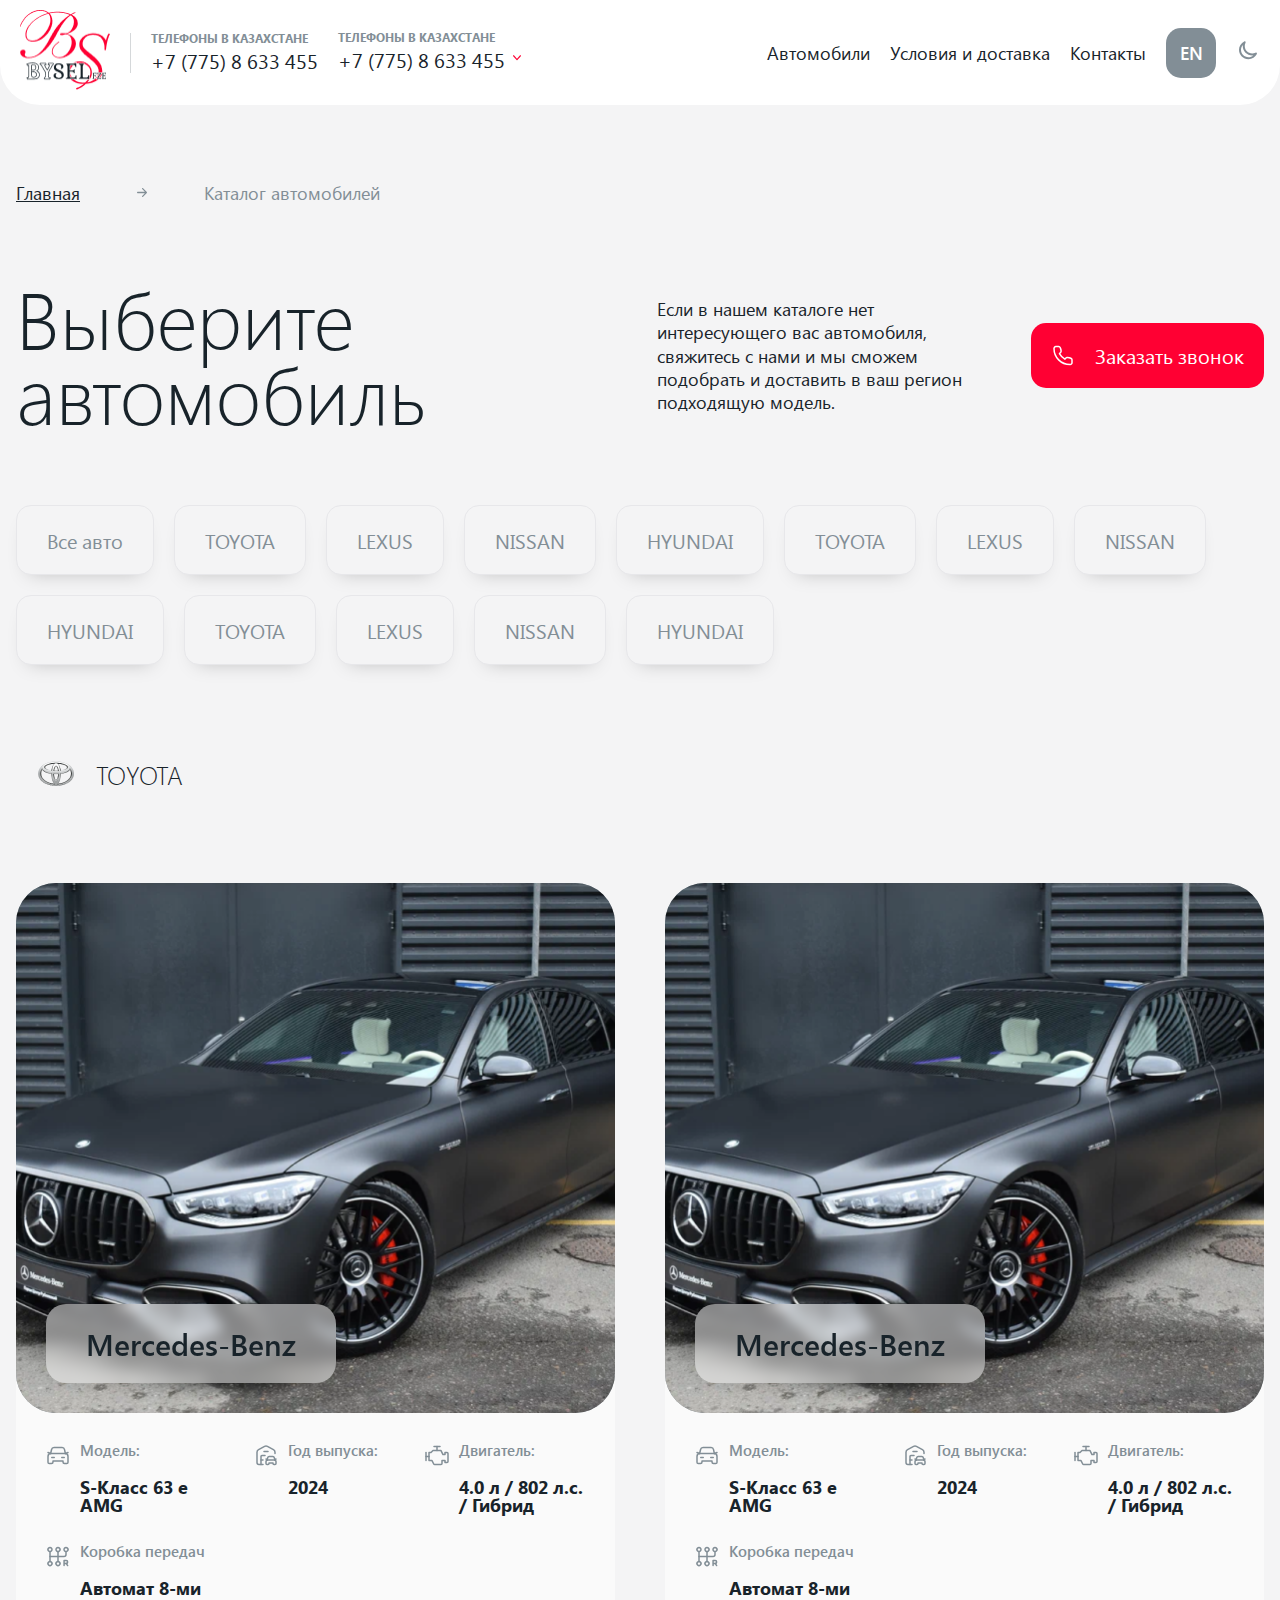
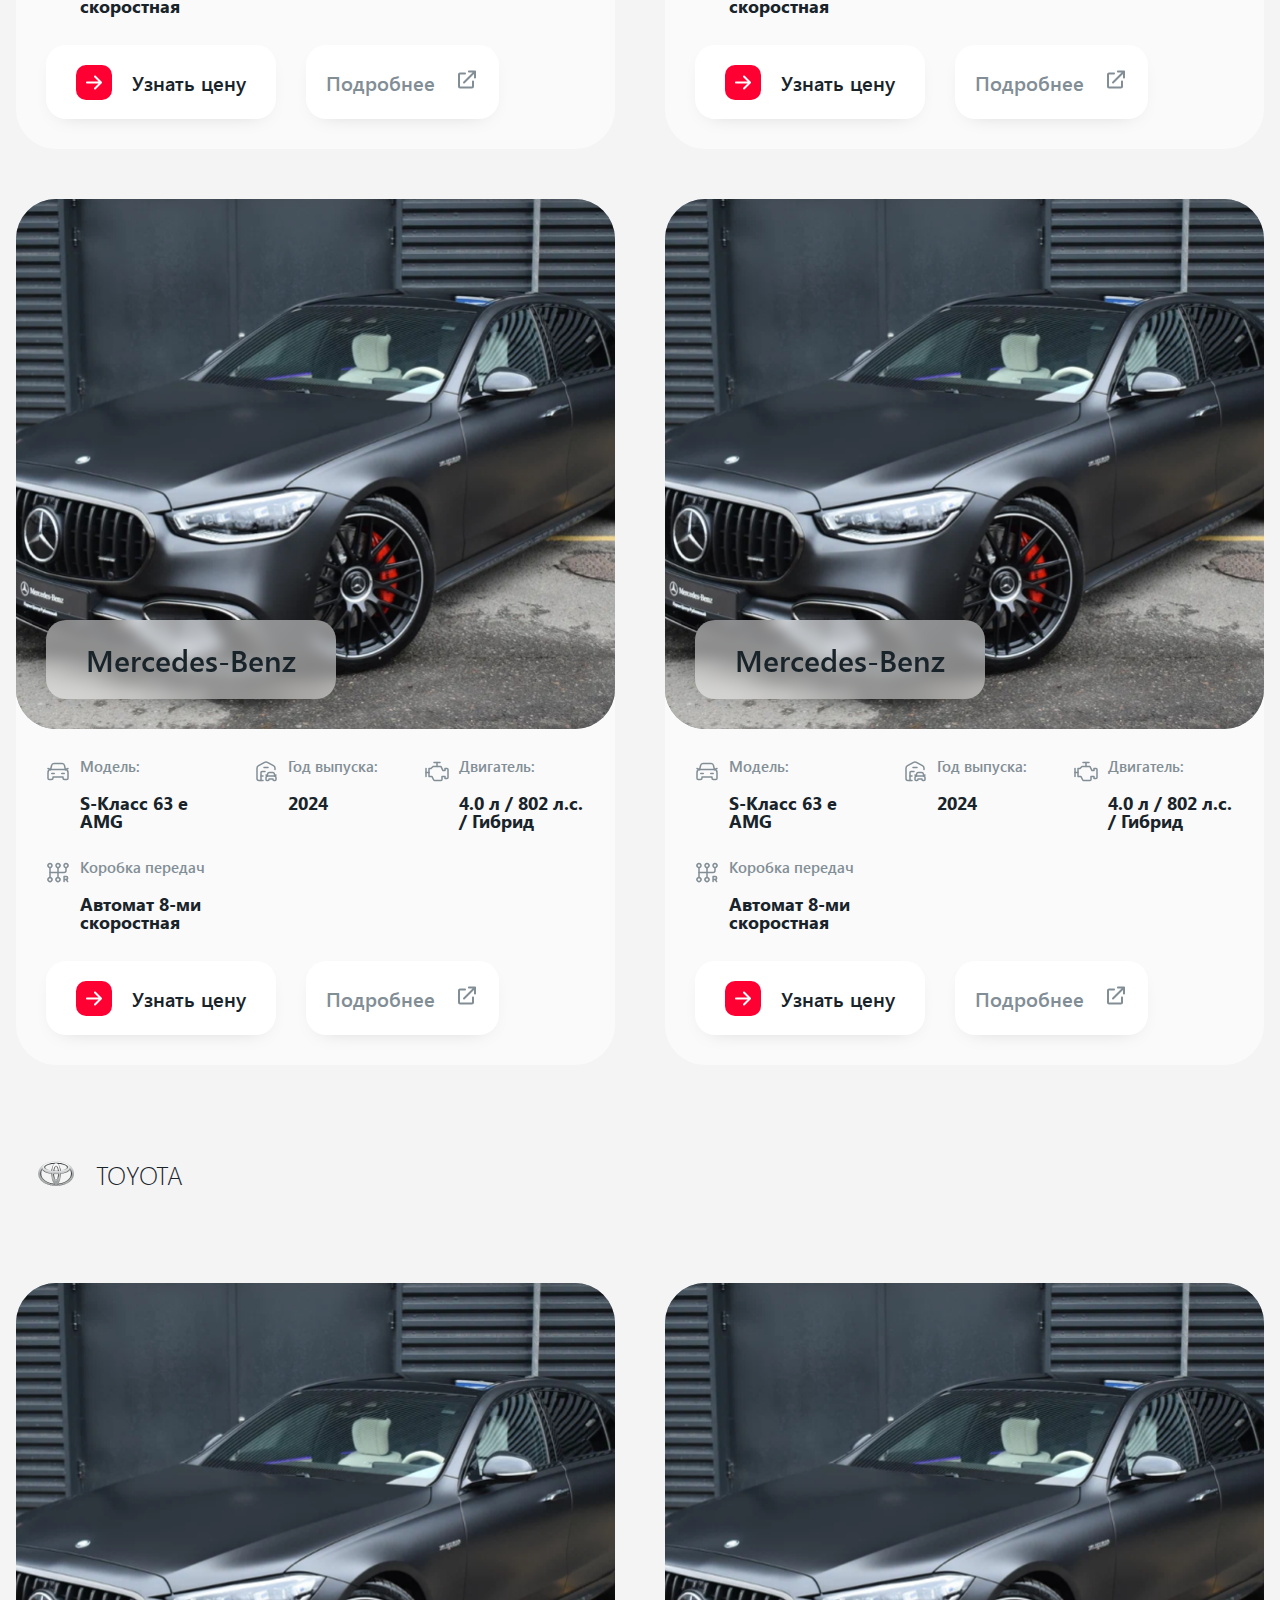
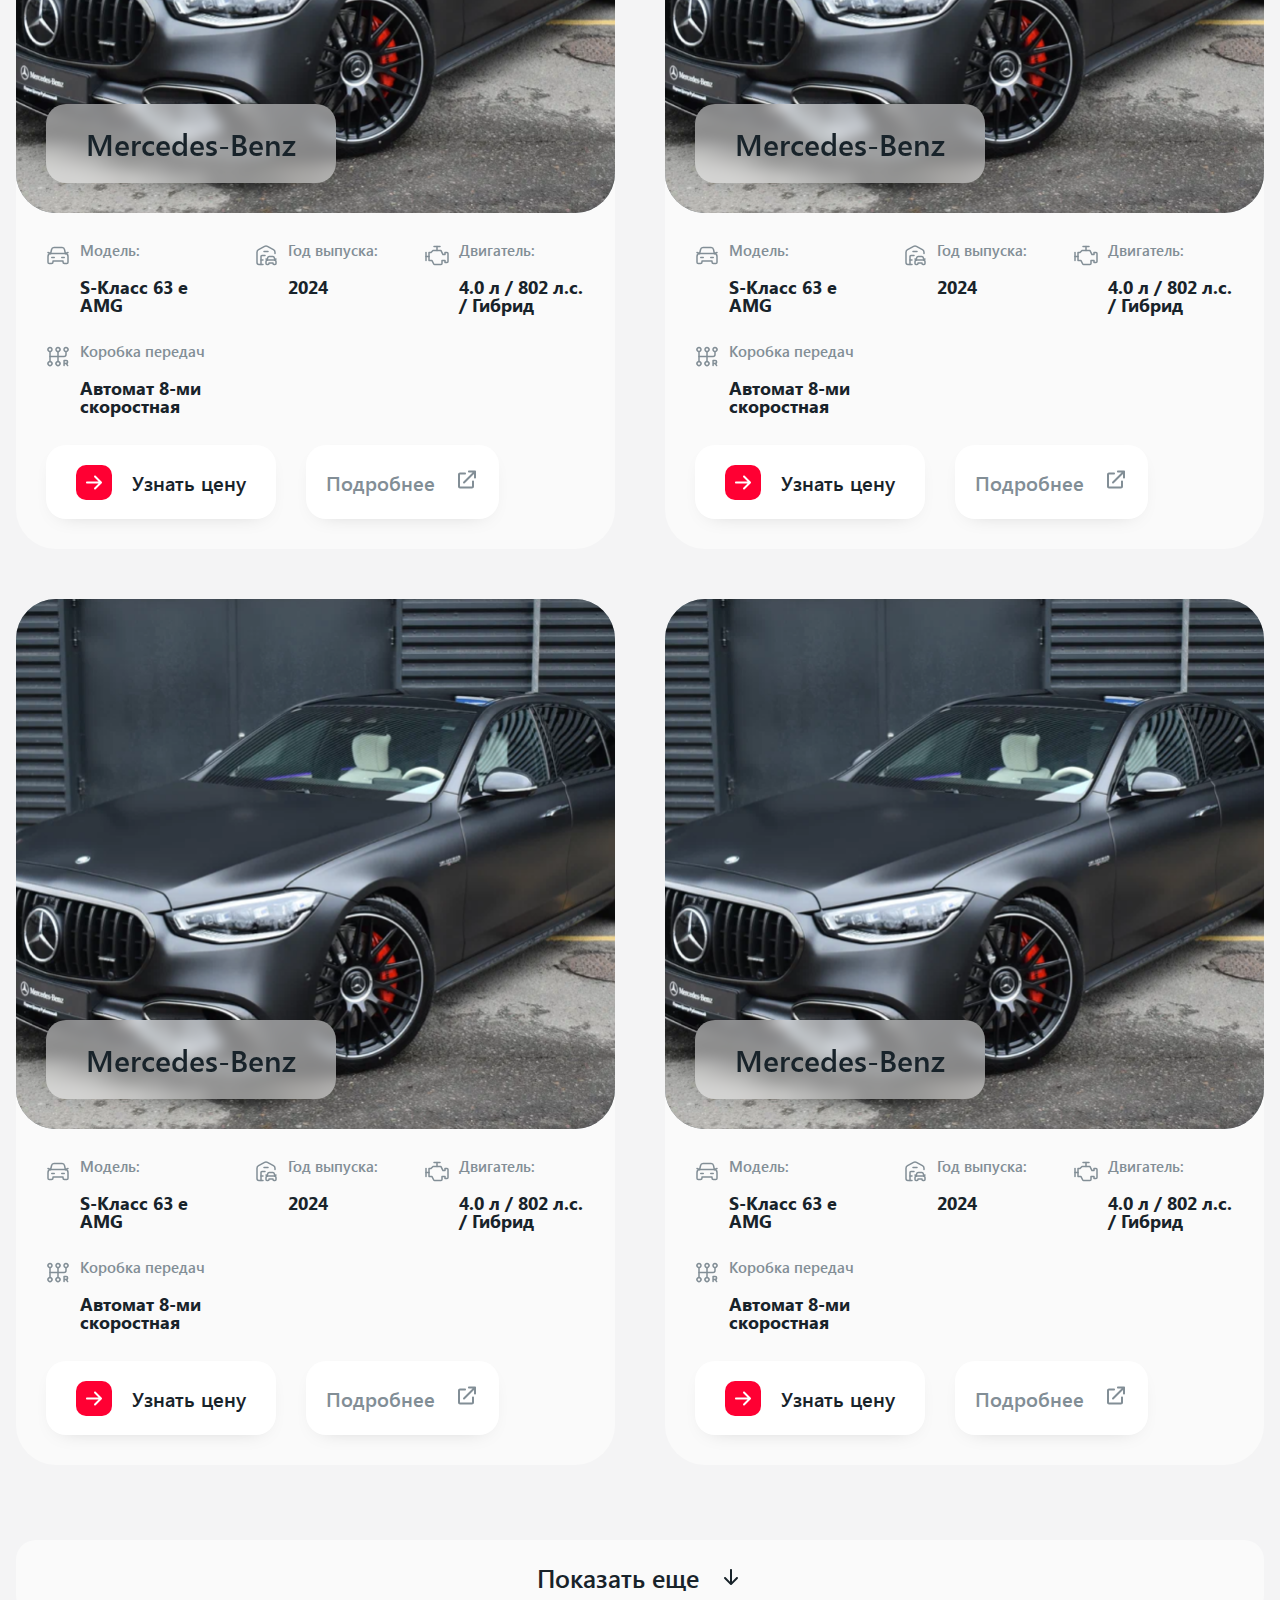
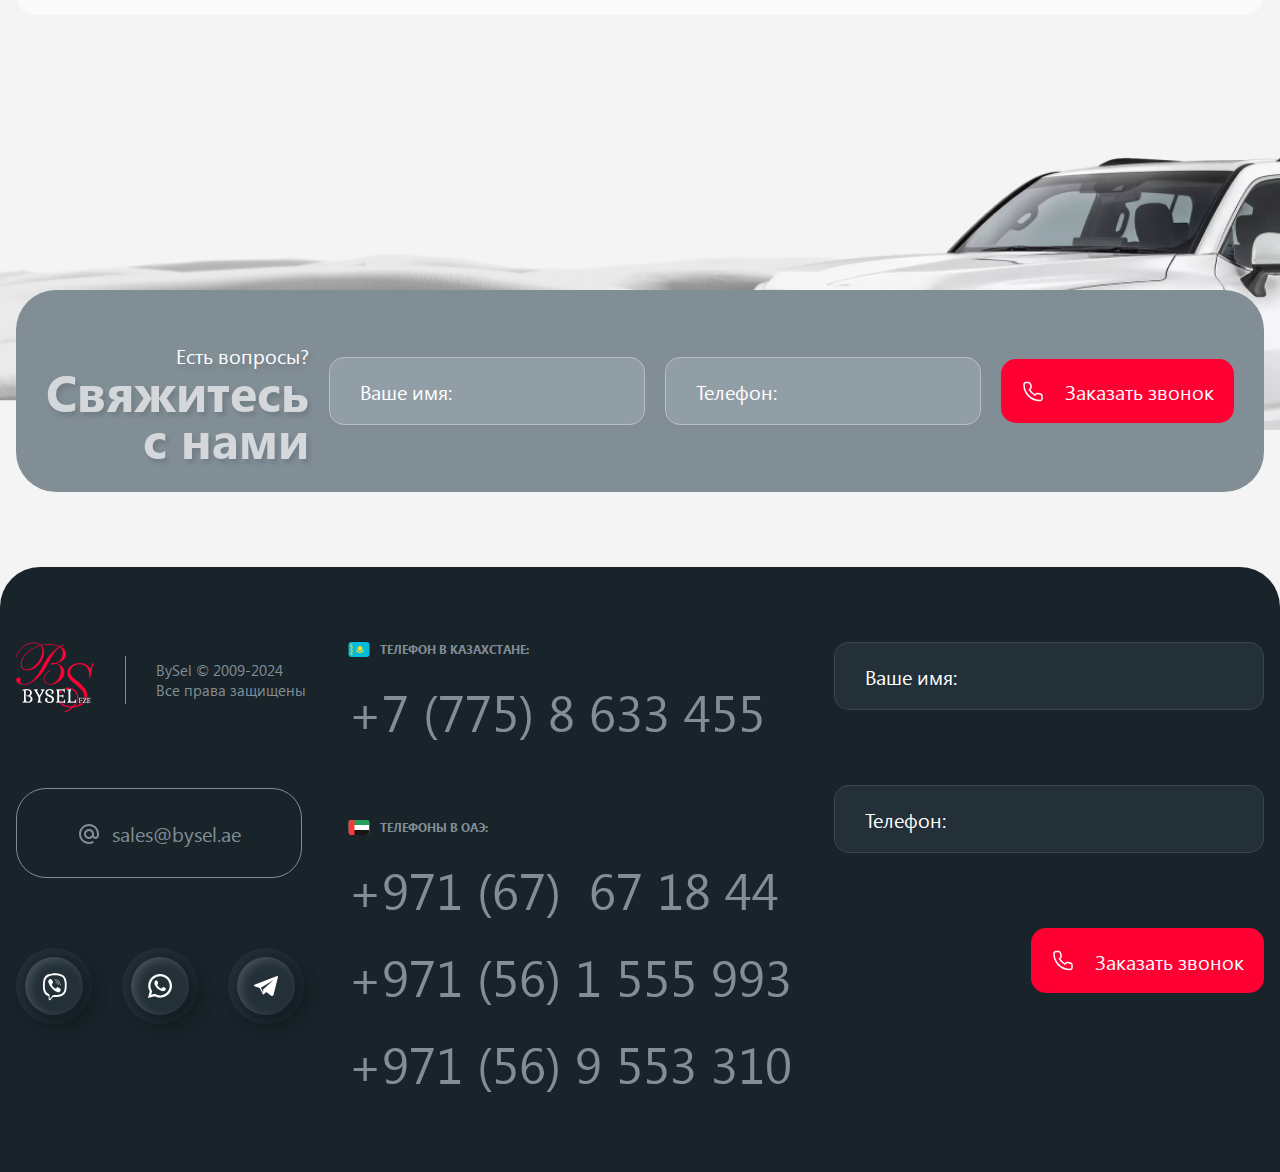
<file: catalog.html>
<!doctype html>
<html lang="en">
<head>
    <meta charset="UTF-8">
    <meta name="viewport"
          content="width=device-width, user-scalable=no, initial-scale=1.0, maximum-scale=1.0, minimum-scale=1.0">
    <meta http-equiv="X-UA-Compatible" content="ie=edge">
    <link rel="stylesheet" href="./swiper-bundle.min.css">
    <link rel="stylesheet" href="style.css">
    <title>Document</title>
</head>
<body class="light-theme">
<div class="overlay"></div>
<div class="mobile-menu">
    <div class="mobile-menu-container">
        <div class="close-btn">
            <svg xmlns="http://www.w3.org/2000/svg" width="24" height="24" viewBox="0 0 24 24" fill="none">
                <path d="M5.29289 5.29289C5.68342 4.90237 6.31658 4.90237 6.70711 5.29289L12 10.5858L17.2929 5.29289C17.6834 4.90237 18.3166 4.90237 18.7071 5.29289C19.0976 5.68342 19.0976 6.31658 18.7071 6.70711L13.4142 12L18.7071 17.2929C19.0976 17.6834 19.0976 18.3166 18.7071 18.7071C18.3166 19.0976 17.6834 19.0976 17.2929 18.7071L12 13.4142L6.70711 18.7071C6.31658 19.0976 5.68342 19.0976 5.29289 18.7071C4.90237 18.3166 4.90237 17.6834 5.29289 17.2929L10.5858 12L5.29289 6.70711C4.90237 6.31658 4.90237 5.68342 5.29289 5.29289Z" fill="#828E96"/>
            </svg>
        </div>
        <div class="mobile-menu-body">
            <a href="#" class="nav-link">Автомобили</a>
            <div class="line"></div>
            <a href="#" class="nav-link">Условия и доставка</a>
            <div class="line"></div>
            <a href="#" class="nav-link">Аксессуары</a>
            <div class="line"></div>
            <a href="#" class="nav-link">Контакты</a>
            <div class="phone-container">
                <span class="chapter">Телефон в ОАЭ:</span>
                <div class="phone-inner">
                        <span class="country">
                            <svg xmlns="http://www.w3.org/2000/svg" width="21" height="15" viewBox="0 0 21 15" fill="none">
                              <g clip-path="url(#clip0_305_2951)">
                                <path d="M19 0H2C0.89543 0 0 0.89543 0 2V13C0 14.1046 0.89543 15 2 15H19C20.1046 15 21 14.1046 21 13V2C21 0.89543 20.1046 0 19 0Z" fill="white"/>
                                <path fill-rule="evenodd" clip-rule="evenodd" d="M0 10H21V15H0V10Z" fill="#151515"/>
                                <path fill-rule="evenodd" clip-rule="evenodd" d="M0 0H21V5H0V0Z" fill="#249F58"/>
                                <path fill-rule="evenodd" clip-rule="evenodd" d="M0 0V15H6V0H0Z" fill="#F93939"/>
                              </g>
                              <defs>
                                <clipPath id="clip0_305_2951">
                                  <rect width="21" height="15" rx="3" fill="white"/>
                                </clipPath>
                              </defs>
                            </svg>
                        </span>
                    <ul>
                        <li><a href="tel:+97167671844">+971 (67) 67 18 44</a></li>
                        <li><a href="tel:+971561555993">+971 (56) 1 555 993</a></li>
                        <li><a href="tel:+971569553310">+971 (56) 9 553 310</a></li>
                    </ul>
                </div>
            </div>
            <div class="phone-container">
                <span class="chapter">Телефон в казахстане:</span>
                <div class="phone-inner">
                    <span class="country">
                        <svg xmlns="http://www.w3.org/2000/svg" width="21" height="15" viewBox="0 0 21 15" fill="none">
                          <rect width="21" height="15" rx="3" fill="#03BCDB"/>
                          <path d="M11.5 9C12.8807 9 14 7.88071 14 6.5C14 5.11929 12.8807 4 11.5 4C10.1193 4 9 5.11929 9 6.5C9 7.88071 10.1193 9 11.5 9Z" fill="#FFDA2C"/>
                          <path fill-rule="evenodd" clip-rule="evenodd" d="M8 7L9 9L11.5 10L14 9L15 7V10L11.5 11L8 10V7Z" fill="#FFDA2C"/>
                          <path fill-rule="evenodd" clip-rule="evenodd" d="M2 2.495C2 2.222 2.232 2 2.5 2C2.776 2 3 2.216 3 2.495V4.505C3 4.778 2.768 5 2.5 5C2.224 5 2 4.784 2 4.505V2.495ZM3 4.495C3 4.222 3.232 4 3.5 4C3.776 4 4 4.216 4 4.495V6.505C4 6.778 3.768 7 3.5 7C3.224 7 3 6.784 3 6.505V4.495ZM3 8.495C3 8.222 3.232 8 3.5 8C3.776 8 4 8.216 4 8.495V10.505C4 10.778 3.768 11 3.5 11C3.224 11 3 10.784 3 10.505V8.495ZM2 10.495C2 10.222 2.232 10 2.5 10C2.776 10 3 10.216 3 10.495V12.505C3 12.778 2.768 13 2.5 13C2.224 13 2 12.784 2 12.505V10.495ZM2 6.5C2 6.224 2.232 6 2.5 6C2.776 6 3 6.232 3 6.5C3 6.776 2.768 7 2.5 7C2.224 7 2 6.768 2 6.5ZM3 2.5C3 2.224 3.232 2 3.5 2C3.776 2 4 2.232 4 2.5C4 2.776 3.768 3 3.5 3C3.224 3 3 2.768 3 2.5ZM2 7.5C2 7.224 2.232 7 2.5 7C2.776 7 3 7.232 3 7.5C3 7.776 2.768 8 2.5 8C2.224 8 2 7.768 2 7.5ZM3 12.5C3 12.224 3.232 12 3.5 12C3.776 12 4 12.232 4 12.5C4 12.776 3.768 13 3.5 13C3.224 13 3 12.768 3 12.5ZM2 8.5C2 8.224 2.232 8 2.5 8C2.776 8 3 8.232 3 8.5C3 8.776 2.768 9 2.5 9C2.224 9 2 8.768 2 8.5Z" fill="#FFDA2C"/>
                        </svg>
                    </span>
                    <ul>
                        <li><a href="tel:+77758633455">+7 (775) 8 633 455</a></li>
                    </ul>
                </div>
            </div>
            <button class="callback-manager-btn">
                <svg xmlns="http://www.w3.org/2000/svg" width="25" height="24" viewBox="0 0 25 24" fill="none">
                    <path d="M21.4994 16.4767V19.1864C21.5036 20.2223 20.5722 21.0873 19.5264 20.9929C10.5 21 3.5 13.935 3.50706 4.96919C3.41287 3.92895 4.27358 3.00106 5.30811 3.00009H8.02325C8.46247 2.99577 8.88828 3.151 9.22131 3.43684C10.1681 4.24949 10.7771 7.00777 10.5428 8.10428C10.3599 8.96036 9.4969 9.55929 8.91019 10.1448C10.1986 12.4062 12.0746 14.2785 14.3405 15.5644C14.9272 14.9788 15.5273 14.1176 16.3851 13.935C17.4855 13.7008 20.2615 14.3106 21.0709 15.264C21.3579 15.6021 21.5104 16.0337 21.4994 16.4767Z" stroke="white" stroke-width="1.5" stroke-linecap="round" stroke-linejoin="round"/>
                </svg>
                <span>Заказать звонок</span>
            </button>
            <div class="line"></div>
            <div class="lang-container">
                <span>Язык:</span>
                <div class="lang">EN</div>
                <div class="lang active">RU</div>
            </div>
            <button class="theme-button">
                    <span class="light-theme-icon mode-icon active">
                        <svg xmlns="http://www.w3.org/2000/svg" width="24" height="25" viewBox="0 0 24 25" fill="none">
                          <path d="M9.36077 3.56465C9.6659 3.86977 9.74089 4.3362 9.54678 4.72158C9.04068 5.72644 8.75521 6.8621 8.75521 8.06732C8.75521 12.1814 12.0903 15.5165 16.2044 15.5165C17.4097 15.5165 18.5453 15.2311 19.5502 14.725C19.9356 14.5309 20.402 14.6059 20.7071 14.911C21.0122 15.2161 21.0872 15.6825 20.8931 16.0679C19.3396 19.1524 16.1428 21.2718 12.4492 21.2718C7.23056 21.2718 3 17.0412 3 11.8225C3 8.12894 5.11941 4.93214 8.20384 3.37864C8.58923 3.18454 9.05565 3.25953 9.36077 3.56465ZM6.8217 6.94135C5.68637 8.24916 5 9.95606 5 11.8225C5 15.9366 8.33513 19.2718 12.4492 19.2718C14.3157 19.2718 16.0226 18.5854 17.3304 17.4501C16.9611 17.494 16.5853 17.5165 16.2044 17.5165C10.9858 17.5165 6.75521 13.286 6.75521 8.06732C6.75521 7.68647 6.77779 7.31071 6.8217 6.94135Z" fill="#828E96"/>
                        </svg>
                    </span>
                <span class="dark-theme-icon mode-icon">
                        <svg xmlns="http://www.w3.org/2000/svg" width="24" height="25" viewBox="0 0 24 25" fill="none">
                          <path d="M12 2.27148C12.5523 2.27148 13 2.7192 13 3.27148V4.27148C13 4.82377 12.5523 5.27148 12 5.27148C11.4477 5.27148 11 4.82377 11 4.27148V3.27148C11 2.7192 11.4477 2.27148 12 2.27148ZM19.0711 5.20041C19.4616 5.59093 19.4616 6.2241 19.0711 6.61462L18.364 7.32173C17.9735 7.71225 17.3403 7.71225 16.9498 7.32173C16.5593 6.93121 16.5593 6.29804 16.9498 5.90752L17.6569 5.20041C18.0474 4.80989 18.6806 4.80989 19.0711 5.20041ZM4.92893 5.20041C5.31945 4.80989 5.95262 4.80989 6.34314 5.20041L7.05025 5.90752C7.44077 6.29804 7.44077 6.93121 7.05025 7.32173C6.65972 7.71226 6.02656 7.71226 5.63603 7.32173L4.92893 6.61462C4.5384 6.2241 4.5384 5.59093 4.92893 5.20041ZM12 8.27148C9.79086 8.27148 8 10.0623 8 12.2715C8 14.4806 9.79086 16.2715 12 16.2715C14.2091 16.2715 16 14.4806 16 12.2715C16 10.0623 14.2091 8.27148 12 8.27148ZM6 12.2715C6 8.95778 8.68629 6.27148 12 6.27148C15.3137 6.27148 18 8.95778 18 12.2715C18 15.5852 15.3137 18.2715 12 18.2715C8.68629 18.2715 6 15.5852 6 12.2715ZM2 12.2715C2 11.7192 2.44772 11.2715 3 11.2715H4C4.55228 11.2715 5 11.7192 5 12.2715C5 12.8238 4.55228 13.2715 4 13.2715H3C2.44772 13.2715 2 12.8238 2 12.2715ZM19 12.2715C19 11.7192 19.4477 11.2715 20 11.2715H21C21.5523 11.2715 22 11.7192 22 12.2715C22 12.8238 21.5523 13.2715 21 13.2715H20C19.4477 13.2715 19 12.8238 19 12.2715ZM5.63603 17.2212C6.02656 16.8307 6.65972 16.8307 7.05025 17.2212C7.44077 17.6117 7.44077 18.2449 7.05025 18.6354L6.34314 19.3425C5.95262 19.7331 5.31945 19.7331 4.92893 19.3425C4.5384 18.952 4.5384 18.3189 4.92893 17.9283L5.63603 17.2212ZM16.9498 18.6354C16.5593 18.2449 16.5593 17.6117 16.9498 17.2212C17.3403 16.8307 17.9735 16.8307 18.364 17.2212L19.0711 17.9283C19.4616 18.3189 19.4616 18.952 19.0711 19.3425C18.6806 19.7331 18.0474 19.7331 17.6569 19.3425L16.9498 18.6354ZM12 19.2715C12.5523 19.2715 13 19.7192 13 20.2715V21.2715C13 21.8238 12.5523 22.2715 12 22.2715C11.4477 22.2715 11 21.8238 11 21.2715V20.2715C11 19.7192 11.4477 19.2715 12 19.2715Z" fill="white"/>
                        </svg>
                    </span>
                <span class="theme-button-text">Темная тема</span>
            </button>
        </div>
    </div>
</div>
<div class="callback-modal callback-manager-modal">
    <div class="callback-modal-body">
            <span class="close-btn">
            <svg xmlns="http://www.w3.org/2000/svg" width="60" height="60" viewBox="0 0 60 60" fill="none">
              <path d="M13.2322 13.2322C14.2085 12.2559 15.7915 12.2559 16.7678 13.2322L30 26.4645L43.2322 13.2322C44.2085 12.2559 45.7915 12.2559 46.7678 13.2322C47.7441 14.2086 47.7441 15.7915 46.7678 16.7678L33.5355 30L46.7678 43.2322C47.7441 44.2086 47.7441 45.7915 46.7678 46.7678C45.7915 47.7441 44.2085 47.7441 43.2322 46.7678L30 33.5355L16.7678 46.7678C15.7915 47.7441 14.2085 47.7441 13.2322 46.7678C12.2559 45.7915 12.2559 44.2086 13.2322 43.2322L26.4645 30L13.2322 16.7678C12.2559 15.7915 12.2559 14.2086 13.2322 13.2322Z" fill="white"/>
            </svg>
        </span>
        <form>
            <p class="title">Сообщение для менеджера</p>
            <div class="input-row">
                <input type="text" placeholder="Ваше имя">
                <input type="text" placeholder="E-mail">
            </div>
            <textarea placeholder="Текст сообщения:"></textarea>
            <div class="submit-row">
                <div class="agreement">
                    <label class="switch">
                        <input type="checkbox" class="agreement-check">
                        <span class="slider round"></span>
                    </label>
                    <p>Я даю согласие на обработку персональных данных в соответствии с законодательством Российской Федерации</p>
                </div>
                <button type="submit">
                    <svg xmlns="http://www.w3.org/2000/svg" width="24" height="24" viewBox="0 0 24 24" fill="none">
                        <path d="M2 6C2 4.89543 2.89543 4 4 4H20C21.1046 4 22 4.89543 22 6V17C22 18.1046 21.1046 19 20 19H15.4142L12.7071 21.7071C12.3166 22.0976 11.6834 22.0976 11.2929 21.7071L8.58579 19H4C2.89543 19 2 18.1046 2 17V6ZM20 6H4V17H9C9.26522 17 9.51957 17.1054 9.70711 17.2929L12 19.5858L14.2929 17.2929C14.4804 17.1054 14.7348 17 15 17H20V6Z" fill="white"/>
                        <path d="M13.5 11.5C13.5 12.3284 12.8284 13 12 13C11.1716 13 10.5 12.3284 10.5 11.5C10.5 10.6716 11.1716 10 12 10C12.8284 10 13.5 10.6716 13.5 11.5Z" fill="white"/>
                        <path d="M17.5 11.5C17.5 12.3284 16.8284 13 16 13C15.1716 13 14.5 12.3284 14.5 11.5C14.5 10.6716 15.1716 10 16 10C16.8284 10 17.5 10.6716 17.5 11.5Z" fill="white"/>
                        <path d="M9.5 11.5C9.5 12.3284 8.82843 13 8 13C7.17157 13 6.5 12.3284 6.5 11.5C6.5 10.6716 7.17157 10 8 10C8.82843 10 9.5 10.6716 9.5 11.5Z" fill="white"/>
                    </svg>
                    <span>Отправить сообщение</span>
                </button>
            </div>
        </form>
    </div>

</div>
<header class="header">
    <div class="content">
        <div class="header-container">
            <div class="logo-column">
                <a href="#" class="logo">
                    <img src="./assets/images/logo.png" alt="logo" width="90" height="80">
                </a>
                <a href="#" class="dark-theme-logo">
                    <img src="./assets/images/logo-dark-theme.png" alt="logo" width="90" height="80">
                </a>
                <h1 class="description">Заказ авто <br>с доставкой</h1>
                <div class="line"></div>
                <div class="phone-container">
                    <span>телефоны в казахстане</span>
                    <a href="tel:+77758633455">+7 (775) 8 633 455</a>
                </div>
                <div class="phone-container">
                    <span>телефоны в казахстане</span>
                    <div class="phone-select">
                        <div class="ph-select header-phones">
                            <p>+7 (775) 8 633 455</p>
                        </div>
                        <div class="phone-select-wrapper">
                            <a href="tel:+77758633455">+7 (775) 8 633 455</a>
                            <a href="tel:+77758633455">+7 (775) 8 633 455</a>
                        </div>
                    </div>
                </div>
            </div>
            <div class="nav">
                <a class="nav-link" href="#">Автомобили</a>
                <a class="nav-link" href="#">Условия и доставка</a>
                <a class="nav-link" href="#">Контакты</a>
                <div class="lang">EN</div>
                <a href="#" class="phone-btn">
                    <svg xmlns="http://www.w3.org/2000/svg" width="24" height="24" viewBox="0 0 24 24" fill="none">
                        <path d="M20.9994 16.4767V19.1864C21.0036 20.2223 20.0722 21.0873 19.0264 20.9929C10 21 3 13.935 3.00706 4.96919C2.91287 3.92895 3.77358 3.00106 4.80811 3.00009H7.52325C7.96247 2.99577 8.38828 3.151 8.72131 3.43684C9.66813 4.24949 10.2771 7.00777 10.0428 8.10428C9.85987 8.96036 8.9969 9.55929 8.41019 10.1448C9.69858 12.4062 11.5746 14.2785 13.8405 15.5644C14.4272 14.9788 15.0273 14.1176 15.8851 13.935C16.9855 13.7008 19.7615 14.3106 20.5709 15.264C20.8579 15.6021 21.0104 16.0337 20.9994 16.4767Z" stroke="white" stroke-width="1.5" stroke-linecap="round" stroke-linejoin="round"/>
                    </svg>
                </a>
                <div class="burger-btn">
                    <div class="line"></div>
                    <div class="line"></div>
                </div>
                <div class="theme-mode">
                        <span class="light-mode-icon mode-icon active">
                            <svg xmlns="http://www.w3.org/2000/svg" width="24" height="25" viewBox="0 0 24 25" fill="none">
                              <path d="M9.36077 3.56465C9.6659 3.86977 9.74089 4.3362 9.54678 4.72158C9.04068 5.72644 8.75521 6.8621 8.75521 8.06732C8.75521 12.1814 12.0903 15.5165 16.2044 15.5165C17.4097 15.5165 18.5453 15.2311 19.5502 14.725C19.9356 14.5309 20.402 14.6059 20.7071 14.911C21.0122 15.2161 21.0872 15.6825 20.8931 16.0679C19.3396 19.1524 16.1428 21.2718 12.4492 21.2718C7.23056 21.2718 3 17.0412 3 11.8225C3 8.12894 5.11941 4.93214 8.20384 3.37864C8.58923 3.18454 9.05565 3.25953 9.36077 3.56465ZM6.8217 6.94135C5.68637 8.24916 5 9.95606 5 11.8225C5 15.9366 8.33513 19.2718 12.4492 19.2718C14.3157 19.2718 16.0226 18.5854 17.3304 17.4501C16.9611 17.494 16.5853 17.5165 16.2044 17.5165C10.9858 17.5165 6.75521 13.286 6.75521 8.06732C6.75521 7.68647 6.77779 7.31071 6.8217 6.94135Z" fill="#828E96"/>
                            </svg>
                        </span>
                    <span class="dark-mode-icon mode-icon">
                            <svg xmlns="http://www.w3.org/2000/svg" width="24" height="25" viewBox="0 0 24 25" fill="none">
                              <path d="M12 2.27148C12.5523 2.27148 13 2.7192 13 3.27148V4.27148C13 4.82377 12.5523 5.27148 12 5.27148C11.4477 5.27148 11 4.82377 11 4.27148V3.27148C11 2.7192 11.4477 2.27148 12 2.27148ZM19.0711 5.20041C19.4616 5.59093 19.4616 6.2241 19.0711 6.61462L18.364 7.32173C17.9735 7.71225 17.3403 7.71225 16.9498 7.32173C16.5593 6.93121 16.5593 6.29804 16.9498 5.90752L17.6569 5.20041C18.0474 4.80989 18.6806 4.80989 19.0711 5.20041ZM4.92893 5.20041C5.31945 4.80989 5.95262 4.80989 6.34314 5.20041L7.05025 5.90752C7.44077 6.29804 7.44077 6.93121 7.05025 7.32173C6.65972 7.71226 6.02656 7.71226 5.63603 7.32173L4.92893 6.61462C4.5384 6.2241 4.5384 5.59093 4.92893 5.20041ZM12 8.27148C9.79086 8.27148 8 10.0623 8 12.2715C8 14.4806 9.79086 16.2715 12 16.2715C14.2091 16.2715 16 14.4806 16 12.2715C16 10.0623 14.2091 8.27148 12 8.27148ZM6 12.2715C6 8.95778 8.68629 6.27148 12 6.27148C15.3137 6.27148 18 8.95778 18 12.2715C18 15.5852 15.3137 18.2715 12 18.2715C8.68629 18.2715 6 15.5852 6 12.2715ZM2 12.2715C2 11.7192 2.44772 11.2715 3 11.2715H4C4.55228 11.2715 5 11.7192 5 12.2715C5 12.8238 4.55228 13.2715 4 13.2715H3C2.44772 13.2715 2 12.8238 2 12.2715ZM19 12.2715C19 11.7192 19.4477 11.2715 20 11.2715H21C21.5523 11.2715 22 11.7192 22 12.2715C22 12.8238 21.5523 13.2715 21 13.2715H20C19.4477 13.2715 19 12.8238 19 12.2715ZM5.63603 17.2212C6.02656 16.8307 6.65972 16.8307 7.05025 17.2212C7.44077 17.6117 7.44077 18.2449 7.05025 18.6354L6.34314 19.3425C5.95262 19.7331 5.31945 19.7331 4.92893 19.3425C4.5384 18.952 4.5384 18.3189 4.92893 17.9283L5.63603 17.2212ZM16.9498 18.6354C16.5593 18.2449 16.5593 17.6117 16.9498 17.2212C17.3403 16.8307 17.9735 16.8307 18.364 17.2212L19.0711 17.9283C19.4616 18.3189 19.4616 18.952 19.0711 19.3425C18.6806 19.7331 18.0474 19.7331 17.6569 19.3425L16.9498 18.6354ZM12 19.2715C12.5523 19.2715 13 19.7192 13 20.2715V21.2715C13 21.8238 12.5523 22.2715 12 22.2715C11.4477 22.2715 11 21.8238 11 21.2715V20.2715C11 19.7192 11.4477 19.2715 12 19.2715Z" fill="white"/>
                            </svg>
                        </span>
                </div>
            </div>
        </div>
    </div>
</header>
<main>
    <div class="pagination">
        <div class="content">
            <ul>
                <li>
                    <a href="/">Главная</a>
                </li>
                <li>
                    <svg xmlns="http://www.w3.org/2000/svg" width="24" height="25" viewBox="0 0 24 25" fill="none">
                        <path d="M12.1831 8.18829C12.4271 7.93724 12.8229 7.93724 13.0669 8.18829L16.8169 12.0454C16.9342 12.166 17 12.3295 17 12.5C17 12.6705 16.9342 12.834 16.8169 12.9546L13.0669 16.8117C12.8229 17.0628 12.4271 17.0628 12.1831 16.8117C11.939 16.5607 11.939 16.1536 12.1831 15.9026L14.8661 13.1429L7.625 13.1429C7.27982 13.1429 7 12.855 7 12.5C7 12.145 7.27982 11.8571 7.625 11.8571L14.8661 11.8571L12.1831 9.09743C11.939 8.84637 11.939 8.43934 12.1831 8.18829Z" fill="#828E96"/>
                    </svg>
                </li>
                <li><a href="#">Каталог автомобилей</a></li>
            </ul>
        </div>
    </div>
    <div class="page-content">
        <div class="content">
            <div class="title-row">
                <h1>Выберите автомобиль</h1>
                <div class="col">
                    <p>Если в нашем каталоге нет интересующего вас автомобиля, свяжитесь с нами и мы сможем подобрать и доставить в ваш регион подходящую модель.</p>
                    <button class="callback-manager-btn">
                        <svg xmlns="http://www.w3.org/2000/svg" width="24" height="25" viewBox="0 0 24 25" fill="none">
                            <path d="M20.9994 17.0202V19.7299C21.0036 20.7658 20.0722 21.6308 19.0264 21.5364C10 21.5435 3 14.4785 3.00706 5.51267C2.91287 4.47243 3.77358 3.54455 4.80811 3.54358H7.52325C7.96247 3.53926 8.38828 3.69449 8.72131 3.98033C9.66813 4.79298 10.2771 7.55126 10.0428 8.64777C9.85987 9.50385 8.9969 10.1028 8.41019 10.6883C9.69858 12.9497 11.5746 14.822 13.8405 16.1079C14.4272 15.5223 15.0273 14.6611 15.8851 14.4785C16.9855 14.2443 19.7615 14.8541 20.5709 15.8075C20.8579 16.1456 21.0104 16.5772 20.9994 17.0202Z" stroke="white" stroke-width="1.5" stroke-linecap="round" stroke-linejoin="round"/>
                        </svg>
                        <span>Заказать звонок</span>
                    </button>
                </div>
            </div>
            <ul class="filter">
                <li>
                    <span>Все авто</span>
                </li>
                <li>
                    <span>TOYOTA</span>
                </li>
                <li>
                    <span>LEXUS</span>
                </li>
                <li>
                    <span>NISSAN</span>
                </li>
                <li>
                    <span>HYUNDAI</span>
                </li>
                <li>
                    <span>TOYOTA</span>
                </li>
                <li>
                    <span>LEXUS</span>
                </li>
                <li>
                    <span>NISSAN</span>
                </li>
                <li>
                    <span>HYUNDAI</span>
                </li>
                <li>
                    <span>TOYOTA</span>
                </li>
                <li>
                    <span>LEXUS</span>
                </li>
                <li>
                    <span>NISSAN</span>
                </li>
                <li>
                    <span>HYUNDAI</span>
                </li>
            </ul>
            <div class="product-chapter">
                <div class="title">
                    <span class="logo">
                        <img src="./assets/images/toyota-logo.png" alt="car-logo">
                    </span>
                    <h3>Toyota</h3>
                </div>
                <ul class="products-list">
                    <li>
                        <div class="img">
                            <img src="./assets/images/new-product-image.png" alt="new-product-image">
                            <div class="product-name">
                                <p>Mercedes-Benz</p>
                            </div>
                        </div>
                        <div class="info">
                            <div class="params-list">
                                <div class="params-card">
                                    <span class="icon">
                                        <svg xmlns="http://www.w3.org/2000/svg" width="24" height="25" viewBox="0 0 24 25" fill="none">
                                          <path d="M22 9.54346L19.38 10.5435" stroke="#828E96" stroke-width="1.5" stroke-linecap="round" stroke-linejoin="round"/>
                                          <path d="M4.63 10.5435L2 9.54346" stroke="#828E96" stroke-width="1.5" stroke-linecap="round" stroke-linejoin="round"/>
                                          <path d="M18.25 14.5435H15.75" stroke="#828E96" stroke-width="1.5" stroke-linecap="round" stroke-linejoin="round"/>
                                          <path d="M8.25 14.5435H5.75" stroke="#828E96" stroke-width="1.5" stroke-linecap="round" stroke-linejoin="round"/>
                                          <path d="M19.379 10.5435L18.54 6.53146C18.297 5.37346 17.276 4.54346 16.092 4.54346H8.012C6.851 4.54346 5.842 5.34346 5.578 6.47446L4.627 10.5435" stroke="#828E96" stroke-width="1.5" stroke-linecap="round" stroke-linejoin="round"/>
                                          <path fill-rule="evenodd" clip-rule="evenodd" d="M3.25 20.5435H5.5C6.328 20.5435 7 19.8715 7 19.0435V18.0435H17V19.0435C17 19.8715 17.672 20.5435 18.5 20.5435H20.75C21.44 20.5435 22 19.9835 22 19.2935V13.5435C22 11.8865 20.657 10.5435 19 10.5435H5C3.343 10.5435 2 11.8865 2 13.5435V19.2935C2 19.9835 2.56 20.5435 3.25 20.5435Z" stroke="#828E96" stroke-width="1.5" stroke-linecap="round" stroke-linejoin="round"/>
                                        </svg>
                                    </span>
                                    <div class="params-card-info">
                                        <span>Модель:</span>
                                        <p>S-Класс 63 e AMG </p>
                                    </div>
                                </div>
                                <div class="params-card">
                                    <span class="icon">
                                        <svg xmlns="http://www.w3.org/2000/svg" width="24" height="25" viewBox="0 0 24 25" fill="none">
                                          <path d="M11 12.5435H8C7.44772 12.5435 7 12.9912 7 13.5435V21.5435" stroke="#828E96" stroke-width="1.5" stroke-linecap="round" stroke-linejoin="round"/>
                                          <path d="M9 17.0435H7" stroke="#828E96" stroke-width="1.5" stroke-linecap="round" stroke-linejoin="round"/>
                                          <path d="M10 8.54346H14" stroke="#828E96" stroke-width="1.5" stroke-linecap="round" stroke-linejoin="round"/>
                                          <path fill-rule="evenodd" clip-rule="evenodd" d="M19 20.0435H15V20.5435C15 21.0957 14.5523 21.5435 14 21.5435H13C12.4477 21.5435 12 21.0957 12 20.5435V18.7935C12 17.827 12.7835 17.0435 13.75 17.0435H20.25C21.2165 17.0435 22 17.827 22 18.7935V20.5435C22 21.0957 21.5523 21.5435 21 21.5435H20C19.4477 21.5435 19 21.0957 19 20.5435V20.0435Z" stroke="#828E96" stroke-width="1.5" stroke-linecap="round" stroke-linejoin="round"/>
                                          <path d="M13.1393 17.1592L13.7142 14.7018C13.8729 14.0233 14.4779 13.5435 15.1747 13.5435H18.8253C19.5221 13.5435 20.1271 14.0233 20.2858 14.7018L20.8607 17.1592" stroke="#828E96" stroke-width="1.5" stroke-linecap="round" stroke-linejoin="round"/>
                                          <path d="M13.2391 16.666L12 16.0435" stroke="#828E96" stroke-width="1.5" stroke-linecap="round" stroke-linejoin="round"/>
                                          <path d="M20.7609 16.666L22 16.0435" stroke="#828E96" stroke-width="1.5" stroke-linecap="round" stroke-linejoin="round"/>
                                          <path d="M9 21.5435H5C3.89543 21.5435 3 20.648 3 19.5435V9.2439C2.99999 8.13601 3.61057 7.11831 4.58809 6.5969L10.5881 3.39648C11.4705 2.92578 12.5295 2.92578 13.4119 3.39648L19.4119 6.5969C20.3894 7.11831 21 8.13601 21 9.2439V10.5435" stroke="#828E96" stroke-width="1.5" stroke-linecap="round" stroke-linejoin="round"/>
                                        </svg>
                                    </span>
                                    <div class="params-card-info">
                                        <span>Год выпуска:</span>
                                        <p>2024</p>
                                    </div>
                                </div>
                                <div class="params-card">
                                    <span class="icon">
                                        <svg xmlns="http://www.w3.org/2000/svg" width="24" height="25" viewBox="0 0 24 25" fill="none">
                                          <path d="M1 9.54346V17.5435" stroke="#828E96" stroke-width="1.5" stroke-linecap="round" stroke-linejoin="round"/>
                                          <path d="M12 3.54346V7.54346" stroke="#828E96" stroke-width="1.5" stroke-linecap="round" stroke-linejoin="round"/>
                                          <path d="M9 3.54346H15" stroke="#828E96" stroke-width="1.5" stroke-linecap="round" stroke-linejoin="round"/>
                                          <path fill-rule="evenodd" clip-rule="evenodd" d="M20 9.54346V11.5435H18L16 7.54346H8L6 9.54346H4V17.5435H7L8.724 20.9905C8.893 21.3295 9.239 21.5435 9.618 21.5435H16C16.552 21.5435 17 21.0955 17 20.5435V17.5435H20V19.5435H22C22.552 19.5435 23 19.0955 23 18.5435V10.5435C23 9.99146 22.552 9.54346 22 9.54346H20Z" stroke="#828E96" stroke-width="1.5" stroke-linecap="round" stroke-linejoin="round"/>
                                          <path d="M4 13.5435H1" stroke="#828E96" stroke-width="1.5" stroke-linecap="round" stroke-linejoin="round"/>
                                        </svg>
                                    </span>
                                    <div class="params-card-info">
                                        <span>Двигатель:</span>
                                        <p>4.0 л / 802 л.с. / Гибрид</p>
                                    </div>
                                </div>
                                <div class="params-card">
                                    <span class="icon">
                                        <svg xmlns="http://www.w3.org/2000/svg" width="24" height="25" viewBox="0 0 24 25" fill="none">
                                          <path d="M20.21 19.4036L21.64 21.5436" stroke="#828E96" stroke-width="1.5" stroke-linecap="round" stroke-linejoin="round"/>
                                          <path d="M4 7.54346V17.5435" stroke="#828E96" stroke-width="1.5" stroke-linecap="round" stroke-linejoin="round"/>
                                          <path d="M21.4142 4.12924C22.1952 4.91029 22.1952 6.17662 21.4142 6.95767C20.6331 7.73872 19.3668 7.73872 18.5858 6.95767C17.8047 6.17662 17.8047 4.91029 18.5858 4.12924C19.3668 3.34819 20.6331 3.34819 21.4142 4.12924" stroke="#828E96" stroke-width="1.5" stroke-linecap="round" stroke-linejoin="round"/>
                                          <path d="M20 7.54346V10.5435C20 11.6485 19.105 12.5435 18 12.5435H4" stroke="#828E96" stroke-width="1.5" stroke-linecap="round" stroke-linejoin="round"/>
                                          <path d="M13.4142 4.12924C14.1952 4.91029 14.1952 6.17662 13.4142 6.95767C12.6331 7.73872 11.3668 7.73872 10.5858 6.95767C9.80471 6.17662 9.80471 4.91029 10.5858 4.12924C11.3668 3.34819 12.6331 3.34819 13.4142 4.12924" stroke="#828E96" stroke-width="1.5" stroke-linecap="round" stroke-linejoin="round"/>
                                          <path d="M5.41422 4.12924C6.19527 4.91029 6.19527 6.17662 5.41422 6.95767C4.63317 7.73872 3.36684 7.73872 2.58579 6.95767C1.80474 6.17662 1.80474 4.91029 2.58579 4.12924C3.36684 3.34819 4.63317 3.34819 5.41422 4.12924" stroke="#828E96" stroke-width="1.5" stroke-linecap="round" stroke-linejoin="round"/>
                                          <path d="M13.4142 18.1292C14.1952 18.9103 14.1952 20.1766 13.4142 20.9577C12.6331 21.7387 11.3668 21.7387 10.5858 20.9577C9.80471 20.1766 9.80471 18.9103 10.5858 18.1292C11.3668 17.3482 12.6331 17.3482 13.4142 18.1292" stroke="#828E96" stroke-width="1.5" stroke-linecap="round" stroke-linejoin="round"/>
                                          <path d="M5.41422 18.1292C6.19527 18.9103 6.19527 20.1766 5.41422 20.9577C4.63317 21.7387 3.36684 21.7387 2.58579 20.9577C1.80474 20.1766 1.80474 18.9103 2.58579 18.1292C3.36684 17.3482 4.63317 17.3482 5.41422 18.1292" stroke="#828E96" stroke-width="1.5" stroke-linecap="round" stroke-linejoin="round"/>
                                          <path d="M12 7.54346V17.5435" stroke="#828E96" stroke-width="1.5" stroke-linecap="round" stroke-linejoin="round"/>
                                          <path d="M18.071 19.4025H20.21C20.999 19.4025 21.64 18.7615 21.64 17.9725C21.64 17.1835 20.999 16.5435 20.21 16.5435H18.071V16.5475V21.5435" stroke="#828E96" stroke-width="1.5" stroke-linecap="round" stroke-linejoin="round"/>
                                        </svg>
                                    </span>
                                    <div class="params-card-info">
                                        <span>Коробка передач</span>
                                        <p>Автомат 8-ми скоростная</p>
                                    </div>
                                </div>
                            </div>
                            <div class="buttons">
                                <button class="price-btn">
                                    <span class="icon">
                                        <svg xmlns="http://www.w3.org/2000/svg" width="16" height="15" viewBox="0 0 16 15" fill="none">
                                          <path d="M8.29289 0.83635C8.68342 0.445826 9.31658 0.445826 9.70711 0.83635L15.7071 6.83635C15.8946 7.02389 16 7.27824 16 7.54346C16 7.80867 15.8946 8.06303 15.7071 8.25057L9.70711 14.2506C9.31658 14.6411 8.68342 14.6411 8.29289 14.2506C7.90237 13.86 7.90237 13.2269 8.29289 12.8364L12.5858 8.54346L1 8.54346C0.447715 8.54346 0 8.09574 0 7.54346C0 6.99117 0.447715 6.54346 1 6.54346L12.5858 6.54346L8.29289 2.25056C7.90237 1.86004 7.90237 1.22687 8.29289 0.83635Z" fill="white"/>
                                        </svg>
                                    </span>
                                    <span class="text">Узнать цену</span>
                                </button>
                                <a href="#" class="product-link">
                                    <span class="text">Подробнее</span>
                                    <span class="icon">
                                        <svg xmlns="http://www.w3.org/2000/svg" width="24" height="25" viewBox="0 0 24 25" fill="none">
                                          <path d="M14 5.54346C13.4477 5.54346 13 5.09574 13 4.54346C13 3.99117 13.4477 3.54346 14 3.54346H20C20.2652 3.54346 20.5196 3.64881 20.7071 3.83635C20.8946 4.02389 21 4.27824 21 4.54346L21 10.5435C21 11.0957 20.5523 11.5435 20 11.5435C19.4477 11.5435 19 11.0957 19 10.5435L19 6.95767L9.70711 16.2506C9.31658 16.6411 8.68342 16.6411 8.29289 16.2506C7.90237 15.86 7.90237 15.2269 8.29289 14.8363L17.5858 5.54346H14ZM3 7.54346C3 6.43889 3.89543 5.54346 5 5.54346H10C10.5523 5.54346 11 5.99117 11 6.54346C11 7.09574 10.5523 7.54346 10 7.54346H5V19.5435H17V14.5435C17 13.9912 17.4477 13.5435 18 13.5435C18.5523 13.5435 19 13.9912 19 14.5435V19.5435C19 20.648 18.1046 21.5435 17 21.5435H5C3.89543 21.5435 3 20.648 3 19.5435V7.54346Z" fill="#828E96"/>
                                        </svg>
                                    </span>
                                </a>
                            </div>
                        </div>
                    </li>
                    <li>
                        <div class="img">
                            <img src="./assets/images/new-product-image.png" alt="new-product-image">
                            <div class="product-name">
                                <p>Mercedes-Benz</p>
                            </div>
                        </div>
                        <div class="info">
                            <div class="params-list">
                                <div class="params-card">
                                    <span class="icon">
                                        <svg xmlns="http://www.w3.org/2000/svg" width="24" height="25" viewBox="0 0 24 25" fill="none">
                                          <path d="M22 9.54346L19.38 10.5435" stroke="#828E96" stroke-width="1.5" stroke-linecap="round" stroke-linejoin="round"/>
                                          <path d="M4.63 10.5435L2 9.54346" stroke="#828E96" stroke-width="1.5" stroke-linecap="round" stroke-linejoin="round"/>
                                          <path d="M18.25 14.5435H15.75" stroke="#828E96" stroke-width="1.5" stroke-linecap="round" stroke-linejoin="round"/>
                                          <path d="M8.25 14.5435H5.75" stroke="#828E96" stroke-width="1.5" stroke-linecap="round" stroke-linejoin="round"/>
                                          <path d="M19.379 10.5435L18.54 6.53146C18.297 5.37346 17.276 4.54346 16.092 4.54346H8.012C6.851 4.54346 5.842 5.34346 5.578 6.47446L4.627 10.5435" stroke="#828E96" stroke-width="1.5" stroke-linecap="round" stroke-linejoin="round"/>
                                          <path fill-rule="evenodd" clip-rule="evenodd" d="M3.25 20.5435H5.5C6.328 20.5435 7 19.8715 7 19.0435V18.0435H17V19.0435C17 19.8715 17.672 20.5435 18.5 20.5435H20.75C21.44 20.5435 22 19.9835 22 19.2935V13.5435C22 11.8865 20.657 10.5435 19 10.5435H5C3.343 10.5435 2 11.8865 2 13.5435V19.2935C2 19.9835 2.56 20.5435 3.25 20.5435Z" stroke="#828E96" stroke-width="1.5" stroke-linecap="round" stroke-linejoin="round"/>
                                        </svg>
                                    </span>
                                    <div class="params-card-info">
                                        <span>Модель:</span>
                                        <p>S-Класс 63 e AMG </p>
                                    </div>
                                </div>
                                <div class="params-card">
                                    <span class="icon">
                                        <svg xmlns="http://www.w3.org/2000/svg" width="24" height="25" viewBox="0 0 24 25" fill="none">
                                          <path d="M11 12.5435H8C7.44772 12.5435 7 12.9912 7 13.5435V21.5435" stroke="#828E96" stroke-width="1.5" stroke-linecap="round" stroke-linejoin="round"/>
                                          <path d="M9 17.0435H7" stroke="#828E96" stroke-width="1.5" stroke-linecap="round" stroke-linejoin="round"/>
                                          <path d="M10 8.54346H14" stroke="#828E96" stroke-width="1.5" stroke-linecap="round" stroke-linejoin="round"/>
                                          <path fill-rule="evenodd" clip-rule="evenodd" d="M19 20.0435H15V20.5435C15 21.0957 14.5523 21.5435 14 21.5435H13C12.4477 21.5435 12 21.0957 12 20.5435V18.7935C12 17.827 12.7835 17.0435 13.75 17.0435H20.25C21.2165 17.0435 22 17.827 22 18.7935V20.5435C22 21.0957 21.5523 21.5435 21 21.5435H20C19.4477 21.5435 19 21.0957 19 20.5435V20.0435Z" stroke="#828E96" stroke-width="1.5" stroke-linecap="round" stroke-linejoin="round"/>
                                          <path d="M13.1393 17.1592L13.7142 14.7018C13.8729 14.0233 14.4779 13.5435 15.1747 13.5435H18.8253C19.5221 13.5435 20.1271 14.0233 20.2858 14.7018L20.8607 17.1592" stroke="#828E96" stroke-width="1.5" stroke-linecap="round" stroke-linejoin="round"/>
                                          <path d="M13.2391 16.666L12 16.0435" stroke="#828E96" stroke-width="1.5" stroke-linecap="round" stroke-linejoin="round"/>
                                          <path d="M20.7609 16.666L22 16.0435" stroke="#828E96" stroke-width="1.5" stroke-linecap="round" stroke-linejoin="round"/>
                                          <path d="M9 21.5435H5C3.89543 21.5435 3 20.648 3 19.5435V9.2439C2.99999 8.13601 3.61057 7.11831 4.58809 6.5969L10.5881 3.39648C11.4705 2.92578 12.5295 2.92578 13.4119 3.39648L19.4119 6.5969C20.3894 7.11831 21 8.13601 21 9.2439V10.5435" stroke="#828E96" stroke-width="1.5" stroke-linecap="round" stroke-linejoin="round"/>
                                        </svg>
                                    </span>
                                    <div class="params-card-info">
                                        <span>Год выпуска:</span>
                                        <p>2024</p>
                                    </div>
                                </div>
                                <div class="params-card">
                                    <span class="icon">
                                        <svg xmlns="http://www.w3.org/2000/svg" width="24" height="25" viewBox="0 0 24 25" fill="none">
                                          <path d="M1 9.54346V17.5435" stroke="#828E96" stroke-width="1.5" stroke-linecap="round" stroke-linejoin="round"/>
                                          <path d="M12 3.54346V7.54346" stroke="#828E96" stroke-width="1.5" stroke-linecap="round" stroke-linejoin="round"/>
                                          <path d="M9 3.54346H15" stroke="#828E96" stroke-width="1.5" stroke-linecap="round" stroke-linejoin="round"/>
                                          <path fill-rule="evenodd" clip-rule="evenodd" d="M20 9.54346V11.5435H18L16 7.54346H8L6 9.54346H4V17.5435H7L8.724 20.9905C8.893 21.3295 9.239 21.5435 9.618 21.5435H16C16.552 21.5435 17 21.0955 17 20.5435V17.5435H20V19.5435H22C22.552 19.5435 23 19.0955 23 18.5435V10.5435C23 9.99146 22.552 9.54346 22 9.54346H20Z" stroke="#828E96" stroke-width="1.5" stroke-linecap="round" stroke-linejoin="round"/>
                                          <path d="M4 13.5435H1" stroke="#828E96" stroke-width="1.5" stroke-linecap="round" stroke-linejoin="round"/>
                                        </svg>
                                    </span>
                                    <div class="params-card-info">
                                        <span>Двигатель:</span>
                                        <p>4.0 л / 802 л.с. / Гибрид</p>
                                    </div>
                                </div>
                                <div class="params-card">
                                    <span class="icon">
                                        <svg xmlns="http://www.w3.org/2000/svg" width="24" height="25" viewBox="0 0 24 25" fill="none">
                                          <path d="M20.21 19.4036L21.64 21.5436" stroke="#828E96" stroke-width="1.5" stroke-linecap="round" stroke-linejoin="round"/>
                                          <path d="M4 7.54346V17.5435" stroke="#828E96" stroke-width="1.5" stroke-linecap="round" stroke-linejoin="round"/>
                                          <path d="M21.4142 4.12924C22.1952 4.91029 22.1952 6.17662 21.4142 6.95767C20.6331 7.73872 19.3668 7.73872 18.5858 6.95767C17.8047 6.17662 17.8047 4.91029 18.5858 4.12924C19.3668 3.34819 20.6331 3.34819 21.4142 4.12924" stroke="#828E96" stroke-width="1.5" stroke-linecap="round" stroke-linejoin="round"/>
                                          <path d="M20 7.54346V10.5435C20 11.6485 19.105 12.5435 18 12.5435H4" stroke="#828E96" stroke-width="1.5" stroke-linecap="round" stroke-linejoin="round"/>
                                          <path d="M13.4142 4.12924C14.1952 4.91029 14.1952 6.17662 13.4142 6.95767C12.6331 7.73872 11.3668 7.73872 10.5858 6.95767C9.80471 6.17662 9.80471 4.91029 10.5858 4.12924C11.3668 3.34819 12.6331 3.34819 13.4142 4.12924" stroke="#828E96" stroke-width="1.5" stroke-linecap="round" stroke-linejoin="round"/>
                                          <path d="M5.41422 4.12924C6.19527 4.91029 6.19527 6.17662 5.41422 6.95767C4.63317 7.73872 3.36684 7.73872 2.58579 6.95767C1.80474 6.17662 1.80474 4.91029 2.58579 4.12924C3.36684 3.34819 4.63317 3.34819 5.41422 4.12924" stroke="#828E96" stroke-width="1.5" stroke-linecap="round" stroke-linejoin="round"/>
                                          <path d="M13.4142 18.1292C14.1952 18.9103 14.1952 20.1766 13.4142 20.9577C12.6331 21.7387 11.3668 21.7387 10.5858 20.9577C9.80471 20.1766 9.80471 18.9103 10.5858 18.1292C11.3668 17.3482 12.6331 17.3482 13.4142 18.1292" stroke="#828E96" stroke-width="1.5" stroke-linecap="round" stroke-linejoin="round"/>
                                          <path d="M5.41422 18.1292C6.19527 18.9103 6.19527 20.1766 5.41422 20.9577C4.63317 21.7387 3.36684 21.7387 2.58579 20.9577C1.80474 20.1766 1.80474 18.9103 2.58579 18.1292C3.36684 17.3482 4.63317 17.3482 5.41422 18.1292" stroke="#828E96" stroke-width="1.5" stroke-linecap="round" stroke-linejoin="round"/>
                                          <path d="M12 7.54346V17.5435" stroke="#828E96" stroke-width="1.5" stroke-linecap="round" stroke-linejoin="round"/>
                                          <path d="M18.071 19.4025H20.21C20.999 19.4025 21.64 18.7615 21.64 17.9725C21.64 17.1835 20.999 16.5435 20.21 16.5435H18.071V16.5475V21.5435" stroke="#828E96" stroke-width="1.5" stroke-linecap="round" stroke-linejoin="round"/>
                                        </svg>
                                    </span>
                                    <div class="params-card-info">
                                        <span>Коробка передач</span>
                                        <p>Автомат 8-ми скоростная</p>
                                    </div>
                                </div>
                            </div>
                            <div class="buttons">
                                <button class="price-btn">
                                    <span class="icon">
                                        <svg xmlns="http://www.w3.org/2000/svg" width="16" height="15" viewBox="0 0 16 15" fill="none">
                                          <path d="M8.29289 0.83635C8.68342 0.445826 9.31658 0.445826 9.70711 0.83635L15.7071 6.83635C15.8946 7.02389 16 7.27824 16 7.54346C16 7.80867 15.8946 8.06303 15.7071 8.25057L9.70711 14.2506C9.31658 14.6411 8.68342 14.6411 8.29289 14.2506C7.90237 13.86 7.90237 13.2269 8.29289 12.8364L12.5858 8.54346L1 8.54346C0.447715 8.54346 0 8.09574 0 7.54346C0 6.99117 0.447715 6.54346 1 6.54346L12.5858 6.54346L8.29289 2.25056C7.90237 1.86004 7.90237 1.22687 8.29289 0.83635Z" fill="white"/>
                                        </svg>
                                    </span>
                                    <span class="text">Узнать цену</span>
                                </button>
                                <a href="#" class="product-link">
                                    <span class="text">Подробнее</span>
                                    <span class="icon">
                                        <svg xmlns="http://www.w3.org/2000/svg" width="24" height="25" viewBox="0 0 24 25" fill="none">
                                          <path d="M14 5.54346C13.4477 5.54346 13 5.09574 13 4.54346C13 3.99117 13.4477 3.54346 14 3.54346H20C20.2652 3.54346 20.5196 3.64881 20.7071 3.83635C20.8946 4.02389 21 4.27824 21 4.54346L21 10.5435C21 11.0957 20.5523 11.5435 20 11.5435C19.4477 11.5435 19 11.0957 19 10.5435L19 6.95767L9.70711 16.2506C9.31658 16.6411 8.68342 16.6411 8.29289 16.2506C7.90237 15.86 7.90237 15.2269 8.29289 14.8363L17.5858 5.54346H14ZM3 7.54346C3 6.43889 3.89543 5.54346 5 5.54346H10C10.5523 5.54346 11 5.99117 11 6.54346C11 7.09574 10.5523 7.54346 10 7.54346H5V19.5435H17V14.5435C17 13.9912 17.4477 13.5435 18 13.5435C18.5523 13.5435 19 13.9912 19 14.5435V19.5435C19 20.648 18.1046 21.5435 17 21.5435H5C3.89543 21.5435 3 20.648 3 19.5435V7.54346Z" fill="#828E96"/>
                                        </svg>
                                    </span>
                                </a>
                            </div>
                        </div>
                    </li>
                    <li>
                        <div class="img">
                            <img src="./assets/images/new-product-image.png" alt="new-product-image">
                            <div class="product-name">
                                <p>Mercedes-Benz</p>
                            </div>
                        </div>
                        <div class="info">
                            <div class="params-list">
                                <div class="params-card">
                                    <span class="icon">
                                        <svg xmlns="http://www.w3.org/2000/svg" width="24" height="25" viewBox="0 0 24 25" fill="none">
                                          <path d="M22 9.54346L19.38 10.5435" stroke="#828E96" stroke-width="1.5" stroke-linecap="round" stroke-linejoin="round"/>
                                          <path d="M4.63 10.5435L2 9.54346" stroke="#828E96" stroke-width="1.5" stroke-linecap="round" stroke-linejoin="round"/>
                                          <path d="M18.25 14.5435H15.75" stroke="#828E96" stroke-width="1.5" stroke-linecap="round" stroke-linejoin="round"/>
                                          <path d="M8.25 14.5435H5.75" stroke="#828E96" stroke-width="1.5" stroke-linecap="round" stroke-linejoin="round"/>
                                          <path d="M19.379 10.5435L18.54 6.53146C18.297 5.37346 17.276 4.54346 16.092 4.54346H8.012C6.851 4.54346 5.842 5.34346 5.578 6.47446L4.627 10.5435" stroke="#828E96" stroke-width="1.5" stroke-linecap="round" stroke-linejoin="round"/>
                                          <path fill-rule="evenodd" clip-rule="evenodd" d="M3.25 20.5435H5.5C6.328 20.5435 7 19.8715 7 19.0435V18.0435H17V19.0435C17 19.8715 17.672 20.5435 18.5 20.5435H20.75C21.44 20.5435 22 19.9835 22 19.2935V13.5435C22 11.8865 20.657 10.5435 19 10.5435H5C3.343 10.5435 2 11.8865 2 13.5435V19.2935C2 19.9835 2.56 20.5435 3.25 20.5435Z" stroke="#828E96" stroke-width="1.5" stroke-linecap="round" stroke-linejoin="round"/>
                                        </svg>
                                    </span>
                                    <div class="params-card-info">
                                        <span>Модель:</span>
                                        <p>S-Класс 63 e AMG </p>
                                    </div>
                                </div>
                                <div class="params-card">
                                    <span class="icon">
                                        <svg xmlns="http://www.w3.org/2000/svg" width="24" height="25" viewBox="0 0 24 25" fill="none">
                                          <path d="M11 12.5435H8C7.44772 12.5435 7 12.9912 7 13.5435V21.5435" stroke="#828E96" stroke-width="1.5" stroke-linecap="round" stroke-linejoin="round"/>
                                          <path d="M9 17.0435H7" stroke="#828E96" stroke-width="1.5" stroke-linecap="round" stroke-linejoin="round"/>
                                          <path d="M10 8.54346H14" stroke="#828E96" stroke-width="1.5" stroke-linecap="round" stroke-linejoin="round"/>
                                          <path fill-rule="evenodd" clip-rule="evenodd" d="M19 20.0435H15V20.5435C15 21.0957 14.5523 21.5435 14 21.5435H13C12.4477 21.5435 12 21.0957 12 20.5435V18.7935C12 17.827 12.7835 17.0435 13.75 17.0435H20.25C21.2165 17.0435 22 17.827 22 18.7935V20.5435C22 21.0957 21.5523 21.5435 21 21.5435H20C19.4477 21.5435 19 21.0957 19 20.5435V20.0435Z" stroke="#828E96" stroke-width="1.5" stroke-linecap="round" stroke-linejoin="round"/>
                                          <path d="M13.1393 17.1592L13.7142 14.7018C13.8729 14.0233 14.4779 13.5435 15.1747 13.5435H18.8253C19.5221 13.5435 20.1271 14.0233 20.2858 14.7018L20.8607 17.1592" stroke="#828E96" stroke-width="1.5" stroke-linecap="round" stroke-linejoin="round"/>
                                          <path d="M13.2391 16.666L12 16.0435" stroke="#828E96" stroke-width="1.5" stroke-linecap="round" stroke-linejoin="round"/>
                                          <path d="M20.7609 16.666L22 16.0435" stroke="#828E96" stroke-width="1.5" stroke-linecap="round" stroke-linejoin="round"/>
                                          <path d="M9 21.5435H5C3.89543 21.5435 3 20.648 3 19.5435V9.2439C2.99999 8.13601 3.61057 7.11831 4.58809 6.5969L10.5881 3.39648C11.4705 2.92578 12.5295 2.92578 13.4119 3.39648L19.4119 6.5969C20.3894 7.11831 21 8.13601 21 9.2439V10.5435" stroke="#828E96" stroke-width="1.5" stroke-linecap="round" stroke-linejoin="round"/>
                                        </svg>
                                    </span>
                                    <div class="params-card-info">
                                        <span>Год выпуска:</span>
                                        <p>2024</p>
                                    </div>
                                </div>
                                <div class="params-card">
                                    <span class="icon">
                                        <svg xmlns="http://www.w3.org/2000/svg" width="24" height="25" viewBox="0 0 24 25" fill="none">
                                          <path d="M1 9.54346V17.5435" stroke="#828E96" stroke-width="1.5" stroke-linecap="round" stroke-linejoin="round"/>
                                          <path d="M12 3.54346V7.54346" stroke="#828E96" stroke-width="1.5" stroke-linecap="round" stroke-linejoin="round"/>
                                          <path d="M9 3.54346H15" stroke="#828E96" stroke-width="1.5" stroke-linecap="round" stroke-linejoin="round"/>
                                          <path fill-rule="evenodd" clip-rule="evenodd" d="M20 9.54346V11.5435H18L16 7.54346H8L6 9.54346H4V17.5435H7L8.724 20.9905C8.893 21.3295 9.239 21.5435 9.618 21.5435H16C16.552 21.5435 17 21.0955 17 20.5435V17.5435H20V19.5435H22C22.552 19.5435 23 19.0955 23 18.5435V10.5435C23 9.99146 22.552 9.54346 22 9.54346H20Z" stroke="#828E96" stroke-width="1.5" stroke-linecap="round" stroke-linejoin="round"/>
                                          <path d="M4 13.5435H1" stroke="#828E96" stroke-width="1.5" stroke-linecap="round" stroke-linejoin="round"/>
                                        </svg>
                                    </span>
                                    <div class="params-card-info">
                                        <span>Двигатель:</span>
                                        <p>4.0 л / 802 л.с. / Гибрид</p>
                                    </div>
                                </div>
                                <div class="params-card">
                                    <span class="icon">
                                        <svg xmlns="http://www.w3.org/2000/svg" width="24" height="25" viewBox="0 0 24 25" fill="none">
                                          <path d="M20.21 19.4036L21.64 21.5436" stroke="#828E96" stroke-width="1.5" stroke-linecap="round" stroke-linejoin="round"/>
                                          <path d="M4 7.54346V17.5435" stroke="#828E96" stroke-width="1.5" stroke-linecap="round" stroke-linejoin="round"/>
                                          <path d="M21.4142 4.12924C22.1952 4.91029 22.1952 6.17662 21.4142 6.95767C20.6331 7.73872 19.3668 7.73872 18.5858 6.95767C17.8047 6.17662 17.8047 4.91029 18.5858 4.12924C19.3668 3.34819 20.6331 3.34819 21.4142 4.12924" stroke="#828E96" stroke-width="1.5" stroke-linecap="round" stroke-linejoin="round"/>
                                          <path d="M20 7.54346V10.5435C20 11.6485 19.105 12.5435 18 12.5435H4" stroke="#828E96" stroke-width="1.5" stroke-linecap="round" stroke-linejoin="round"/>
                                          <path d="M13.4142 4.12924C14.1952 4.91029 14.1952 6.17662 13.4142 6.95767C12.6331 7.73872 11.3668 7.73872 10.5858 6.95767C9.80471 6.17662 9.80471 4.91029 10.5858 4.12924C11.3668 3.34819 12.6331 3.34819 13.4142 4.12924" stroke="#828E96" stroke-width="1.5" stroke-linecap="round" stroke-linejoin="round"/>
                                          <path d="M5.41422 4.12924C6.19527 4.91029 6.19527 6.17662 5.41422 6.95767C4.63317 7.73872 3.36684 7.73872 2.58579 6.95767C1.80474 6.17662 1.80474 4.91029 2.58579 4.12924C3.36684 3.34819 4.63317 3.34819 5.41422 4.12924" stroke="#828E96" stroke-width="1.5" stroke-linecap="round" stroke-linejoin="round"/>
                                          <path d="M13.4142 18.1292C14.1952 18.9103 14.1952 20.1766 13.4142 20.9577C12.6331 21.7387 11.3668 21.7387 10.5858 20.9577C9.80471 20.1766 9.80471 18.9103 10.5858 18.1292C11.3668 17.3482 12.6331 17.3482 13.4142 18.1292" stroke="#828E96" stroke-width="1.5" stroke-linecap="round" stroke-linejoin="round"/>
                                          <path d="M5.41422 18.1292C6.19527 18.9103 6.19527 20.1766 5.41422 20.9577C4.63317 21.7387 3.36684 21.7387 2.58579 20.9577C1.80474 20.1766 1.80474 18.9103 2.58579 18.1292C3.36684 17.3482 4.63317 17.3482 5.41422 18.1292" stroke="#828E96" stroke-width="1.5" stroke-linecap="round" stroke-linejoin="round"/>
                                          <path d="M12 7.54346V17.5435" stroke="#828E96" stroke-width="1.5" stroke-linecap="round" stroke-linejoin="round"/>
                                          <path d="M18.071 19.4025H20.21C20.999 19.4025 21.64 18.7615 21.64 17.9725C21.64 17.1835 20.999 16.5435 20.21 16.5435H18.071V16.5475V21.5435" stroke="#828E96" stroke-width="1.5" stroke-linecap="round" stroke-linejoin="round"/>
                                        </svg>
                                    </span>
                                    <div class="params-card-info">
                                        <span>Коробка передач</span>
                                        <p>Автомат 8-ми скоростная</p>
                                    </div>
                                </div>
                            </div>
                            <div class="buttons">
                                <button class="price-btn">
                                    <span class="icon">
                                        <svg xmlns="http://www.w3.org/2000/svg" width="16" height="15" viewBox="0 0 16 15" fill="none">
                                          <path d="M8.29289 0.83635C8.68342 0.445826 9.31658 0.445826 9.70711 0.83635L15.7071 6.83635C15.8946 7.02389 16 7.27824 16 7.54346C16 7.80867 15.8946 8.06303 15.7071 8.25057L9.70711 14.2506C9.31658 14.6411 8.68342 14.6411 8.29289 14.2506C7.90237 13.86 7.90237 13.2269 8.29289 12.8364L12.5858 8.54346L1 8.54346C0.447715 8.54346 0 8.09574 0 7.54346C0 6.99117 0.447715 6.54346 1 6.54346L12.5858 6.54346L8.29289 2.25056C7.90237 1.86004 7.90237 1.22687 8.29289 0.83635Z" fill="white"/>
                                        </svg>
                                    </span>
                                    <span class="text">Узнать цену</span>
                                </button>
                                <a href="#" class="product-link">
                                    <span class="text">Подробнее</span>
                                    <span class="icon">
                                        <svg xmlns="http://www.w3.org/2000/svg" width="24" height="25" viewBox="0 0 24 25" fill="none">
                                          <path d="M14 5.54346C13.4477 5.54346 13 5.09574 13 4.54346C13 3.99117 13.4477 3.54346 14 3.54346H20C20.2652 3.54346 20.5196 3.64881 20.7071 3.83635C20.8946 4.02389 21 4.27824 21 4.54346L21 10.5435C21 11.0957 20.5523 11.5435 20 11.5435C19.4477 11.5435 19 11.0957 19 10.5435L19 6.95767L9.70711 16.2506C9.31658 16.6411 8.68342 16.6411 8.29289 16.2506C7.90237 15.86 7.90237 15.2269 8.29289 14.8363L17.5858 5.54346H14ZM3 7.54346C3 6.43889 3.89543 5.54346 5 5.54346H10C10.5523 5.54346 11 5.99117 11 6.54346C11 7.09574 10.5523 7.54346 10 7.54346H5V19.5435H17V14.5435C17 13.9912 17.4477 13.5435 18 13.5435C18.5523 13.5435 19 13.9912 19 14.5435V19.5435C19 20.648 18.1046 21.5435 17 21.5435H5C3.89543 21.5435 3 20.648 3 19.5435V7.54346Z" fill="#828E96"/>
                                        </svg>
                                    </span>
                                </a>
                            </div>
                        </div>
                    </li>
                    <li>
                        <div class="img">
                            <img src="./assets/images/new-product-image.png" alt="new-product-image">
                            <div class="product-name">
                                <p>Mercedes-Benz</p>
                            </div>
                        </div>
                        <div class="info">
                            <div class="params-list">
                                <div class="params-card">
                                    <span class="icon">
                                        <svg xmlns="http://www.w3.org/2000/svg" width="24" height="25" viewBox="0 0 24 25" fill="none">
                                          <path d="M22 9.54346L19.38 10.5435" stroke="#828E96" stroke-width="1.5" stroke-linecap="round" stroke-linejoin="round"/>
                                          <path d="M4.63 10.5435L2 9.54346" stroke="#828E96" stroke-width="1.5" stroke-linecap="round" stroke-linejoin="round"/>
                                          <path d="M18.25 14.5435H15.75" stroke="#828E96" stroke-width="1.5" stroke-linecap="round" stroke-linejoin="round"/>
                                          <path d="M8.25 14.5435H5.75" stroke="#828E96" stroke-width="1.5" stroke-linecap="round" stroke-linejoin="round"/>
                                          <path d="M19.379 10.5435L18.54 6.53146C18.297 5.37346 17.276 4.54346 16.092 4.54346H8.012C6.851 4.54346 5.842 5.34346 5.578 6.47446L4.627 10.5435" stroke="#828E96" stroke-width="1.5" stroke-linecap="round" stroke-linejoin="round"/>
                                          <path fill-rule="evenodd" clip-rule="evenodd" d="M3.25 20.5435H5.5C6.328 20.5435 7 19.8715 7 19.0435V18.0435H17V19.0435C17 19.8715 17.672 20.5435 18.5 20.5435H20.75C21.44 20.5435 22 19.9835 22 19.2935V13.5435C22 11.8865 20.657 10.5435 19 10.5435H5C3.343 10.5435 2 11.8865 2 13.5435V19.2935C2 19.9835 2.56 20.5435 3.25 20.5435Z" stroke="#828E96" stroke-width="1.5" stroke-linecap="round" stroke-linejoin="round"/>
                                        </svg>
                                    </span>
                                    <div class="params-card-info">
                                        <span>Модель:</span>
                                        <p>S-Класс 63 e AMG </p>
                                    </div>
                                </div>
                                <div class="params-card">
                                    <span class="icon">
                                        <svg xmlns="http://www.w3.org/2000/svg" width="24" height="25" viewBox="0 0 24 25" fill="none">
                                          <path d="M11 12.5435H8C7.44772 12.5435 7 12.9912 7 13.5435V21.5435" stroke="#828E96" stroke-width="1.5" stroke-linecap="round" stroke-linejoin="round"/>
                                          <path d="M9 17.0435H7" stroke="#828E96" stroke-width="1.5" stroke-linecap="round" stroke-linejoin="round"/>
                                          <path d="M10 8.54346H14" stroke="#828E96" stroke-width="1.5" stroke-linecap="round" stroke-linejoin="round"/>
                                          <path fill-rule="evenodd" clip-rule="evenodd" d="M19 20.0435H15V20.5435C15 21.0957 14.5523 21.5435 14 21.5435H13C12.4477 21.5435 12 21.0957 12 20.5435V18.7935C12 17.827 12.7835 17.0435 13.75 17.0435H20.25C21.2165 17.0435 22 17.827 22 18.7935V20.5435C22 21.0957 21.5523 21.5435 21 21.5435H20C19.4477 21.5435 19 21.0957 19 20.5435V20.0435Z" stroke="#828E96" stroke-width="1.5" stroke-linecap="round" stroke-linejoin="round"/>
                                          <path d="M13.1393 17.1592L13.7142 14.7018C13.8729 14.0233 14.4779 13.5435 15.1747 13.5435H18.8253C19.5221 13.5435 20.1271 14.0233 20.2858 14.7018L20.8607 17.1592" stroke="#828E96" stroke-width="1.5" stroke-linecap="round" stroke-linejoin="round"/>
                                          <path d="M13.2391 16.666L12 16.0435" stroke="#828E96" stroke-width="1.5" stroke-linecap="round" stroke-linejoin="round"/>
                                          <path d="M20.7609 16.666L22 16.0435" stroke="#828E96" stroke-width="1.5" stroke-linecap="round" stroke-linejoin="round"/>
                                          <path d="M9 21.5435H5C3.89543 21.5435 3 20.648 3 19.5435V9.2439C2.99999 8.13601 3.61057 7.11831 4.58809 6.5969L10.5881 3.39648C11.4705 2.92578 12.5295 2.92578 13.4119 3.39648L19.4119 6.5969C20.3894 7.11831 21 8.13601 21 9.2439V10.5435" stroke="#828E96" stroke-width="1.5" stroke-linecap="round" stroke-linejoin="round"/>
                                        </svg>
                                    </span>
                                    <div class="params-card-info">
                                        <span>Год выпуска:</span>
                                        <p>2024</p>
                                    </div>
                                </div>
                                <div class="params-card">
                                    <span class="icon">
                                        <svg xmlns="http://www.w3.org/2000/svg" width="24" height="25" viewBox="0 0 24 25" fill="none">
                                          <path d="M1 9.54346V17.5435" stroke="#828E96" stroke-width="1.5" stroke-linecap="round" stroke-linejoin="round"/>
                                          <path d="M12 3.54346V7.54346" stroke="#828E96" stroke-width="1.5" stroke-linecap="round" stroke-linejoin="round"/>
                                          <path d="M9 3.54346H15" stroke="#828E96" stroke-width="1.5" stroke-linecap="round" stroke-linejoin="round"/>
                                          <path fill-rule="evenodd" clip-rule="evenodd" d="M20 9.54346V11.5435H18L16 7.54346H8L6 9.54346H4V17.5435H7L8.724 20.9905C8.893 21.3295 9.239 21.5435 9.618 21.5435H16C16.552 21.5435 17 21.0955 17 20.5435V17.5435H20V19.5435H22C22.552 19.5435 23 19.0955 23 18.5435V10.5435C23 9.99146 22.552 9.54346 22 9.54346H20Z" stroke="#828E96" stroke-width="1.5" stroke-linecap="round" stroke-linejoin="round"/>
                                          <path d="M4 13.5435H1" stroke="#828E96" stroke-width="1.5" stroke-linecap="round" stroke-linejoin="round"/>
                                        </svg>
                                    </span>
                                    <div class="params-card-info">
                                        <span>Двигатель:</span>
                                        <p>4.0 л / 802 л.с. / Гибрид</p>
                                    </div>
                                </div>
                                <div class="params-card">
                                    <span class="icon">
                                        <svg xmlns="http://www.w3.org/2000/svg" width="24" height="25" viewBox="0 0 24 25" fill="none">
                                          <path d="M20.21 19.4036L21.64 21.5436" stroke="#828E96" stroke-width="1.5" stroke-linecap="round" stroke-linejoin="round"/>
                                          <path d="M4 7.54346V17.5435" stroke="#828E96" stroke-width="1.5" stroke-linecap="round" stroke-linejoin="round"/>
                                          <path d="M21.4142 4.12924C22.1952 4.91029 22.1952 6.17662 21.4142 6.95767C20.6331 7.73872 19.3668 7.73872 18.5858 6.95767C17.8047 6.17662 17.8047 4.91029 18.5858 4.12924C19.3668 3.34819 20.6331 3.34819 21.4142 4.12924" stroke="#828E96" stroke-width="1.5" stroke-linecap="round" stroke-linejoin="round"/>
                                          <path d="M20 7.54346V10.5435C20 11.6485 19.105 12.5435 18 12.5435H4" stroke="#828E96" stroke-width="1.5" stroke-linecap="round" stroke-linejoin="round"/>
                                          <path d="M13.4142 4.12924C14.1952 4.91029 14.1952 6.17662 13.4142 6.95767C12.6331 7.73872 11.3668 7.73872 10.5858 6.95767C9.80471 6.17662 9.80471 4.91029 10.5858 4.12924C11.3668 3.34819 12.6331 3.34819 13.4142 4.12924" stroke="#828E96" stroke-width="1.5" stroke-linecap="round" stroke-linejoin="round"/>
                                          <path d="M5.41422 4.12924C6.19527 4.91029 6.19527 6.17662 5.41422 6.95767C4.63317 7.73872 3.36684 7.73872 2.58579 6.95767C1.80474 6.17662 1.80474 4.91029 2.58579 4.12924C3.36684 3.34819 4.63317 3.34819 5.41422 4.12924" stroke="#828E96" stroke-width="1.5" stroke-linecap="round" stroke-linejoin="round"/>
                                          <path d="M13.4142 18.1292C14.1952 18.9103 14.1952 20.1766 13.4142 20.9577C12.6331 21.7387 11.3668 21.7387 10.5858 20.9577C9.80471 20.1766 9.80471 18.9103 10.5858 18.1292C11.3668 17.3482 12.6331 17.3482 13.4142 18.1292" stroke="#828E96" stroke-width="1.5" stroke-linecap="round" stroke-linejoin="round"/>
                                          <path d="M5.41422 18.1292C6.19527 18.9103 6.19527 20.1766 5.41422 20.9577C4.63317 21.7387 3.36684 21.7387 2.58579 20.9577C1.80474 20.1766 1.80474 18.9103 2.58579 18.1292C3.36684 17.3482 4.63317 17.3482 5.41422 18.1292" stroke="#828E96" stroke-width="1.5" stroke-linecap="round" stroke-linejoin="round"/>
                                          <path d="M12 7.54346V17.5435" stroke="#828E96" stroke-width="1.5" stroke-linecap="round" stroke-linejoin="round"/>
                                          <path d="M18.071 19.4025H20.21C20.999 19.4025 21.64 18.7615 21.64 17.9725C21.64 17.1835 20.999 16.5435 20.21 16.5435H18.071V16.5475V21.5435" stroke="#828E96" stroke-width="1.5" stroke-linecap="round" stroke-linejoin="round"/>
                                        </svg>
                                    </span>
                                    <div class="params-card-info">
                                        <span>Коробка передач</span>
                                        <p>Автомат 8-ми скоростная</p>
                                    </div>
                                </div>
                            </div>
                            <div class="buttons">
                                <button class="price-btn">
                                    <span class="icon">
                                        <svg xmlns="http://www.w3.org/2000/svg" width="16" height="15" viewBox="0 0 16 15" fill="none">
                                          <path d="M8.29289 0.83635C8.68342 0.445826 9.31658 0.445826 9.70711 0.83635L15.7071 6.83635C15.8946 7.02389 16 7.27824 16 7.54346C16 7.80867 15.8946 8.06303 15.7071 8.25057L9.70711 14.2506C9.31658 14.6411 8.68342 14.6411 8.29289 14.2506C7.90237 13.86 7.90237 13.2269 8.29289 12.8364L12.5858 8.54346L1 8.54346C0.447715 8.54346 0 8.09574 0 7.54346C0 6.99117 0.447715 6.54346 1 6.54346L12.5858 6.54346L8.29289 2.25056C7.90237 1.86004 7.90237 1.22687 8.29289 0.83635Z" fill="white"/>
                                        </svg>
                                    </span>
                                    <span class="text">Узнать цену</span>
                                </button>
                                <a href="#" class="product-link">
                                    <span class="text">Подробнее</span>
                                    <span class="icon">
                                        <svg xmlns="http://www.w3.org/2000/svg" width="24" height="25" viewBox="0 0 24 25" fill="none">
                                          <path d="M14 5.54346C13.4477 5.54346 13 5.09574 13 4.54346C13 3.99117 13.4477 3.54346 14 3.54346H20C20.2652 3.54346 20.5196 3.64881 20.7071 3.83635C20.8946 4.02389 21 4.27824 21 4.54346L21 10.5435C21 11.0957 20.5523 11.5435 20 11.5435C19.4477 11.5435 19 11.0957 19 10.5435L19 6.95767L9.70711 16.2506C9.31658 16.6411 8.68342 16.6411 8.29289 16.2506C7.90237 15.86 7.90237 15.2269 8.29289 14.8363L17.5858 5.54346H14ZM3 7.54346C3 6.43889 3.89543 5.54346 5 5.54346H10C10.5523 5.54346 11 5.99117 11 6.54346C11 7.09574 10.5523 7.54346 10 7.54346H5V19.5435H17V14.5435C17 13.9912 17.4477 13.5435 18 13.5435C18.5523 13.5435 19 13.9912 19 14.5435V19.5435C19 20.648 18.1046 21.5435 17 21.5435H5C3.89543 21.5435 3 20.648 3 19.5435V7.54346Z" fill="#828E96"/>
                                        </svg>
                                    </span>
                                </a>
                            </div>
                        </div>
                    </li>
                </ul>
            </div>
            <div class="product-chapter">
                <div class="title">
                    <span class="logo">
                        <img src="./assets/images/toyota-logo.png" alt="car-logo">
                    </span>
                    <h3>Toyota</h3>
                </div>
                <ul class="products-list">
                    <li>
                        <div class="img">
                            <img src="./assets/images/new-product-image.png" alt="new-product-image">
                            <div class="product-name">
                                <p>Mercedes-Benz</p>
                            </div>
                        </div>
                        <div class="info">
                            <div class="params-list">
                                <div class="params-card">
                                    <span class="icon">
                                        <svg xmlns="http://www.w3.org/2000/svg" width="24" height="25" viewBox="0 0 24 25" fill="none">
                                          <path d="M22 9.54346L19.38 10.5435" stroke="#828E96" stroke-width="1.5" stroke-linecap="round" stroke-linejoin="round"/>
                                          <path d="M4.63 10.5435L2 9.54346" stroke="#828E96" stroke-width="1.5" stroke-linecap="round" stroke-linejoin="round"/>
                                          <path d="M18.25 14.5435H15.75" stroke="#828E96" stroke-width="1.5" stroke-linecap="round" stroke-linejoin="round"/>
                                          <path d="M8.25 14.5435H5.75" stroke="#828E96" stroke-width="1.5" stroke-linecap="round" stroke-linejoin="round"/>
                                          <path d="M19.379 10.5435L18.54 6.53146C18.297 5.37346 17.276 4.54346 16.092 4.54346H8.012C6.851 4.54346 5.842 5.34346 5.578 6.47446L4.627 10.5435" stroke="#828E96" stroke-width="1.5" stroke-linecap="round" stroke-linejoin="round"/>
                                          <path fill-rule="evenodd" clip-rule="evenodd" d="M3.25 20.5435H5.5C6.328 20.5435 7 19.8715 7 19.0435V18.0435H17V19.0435C17 19.8715 17.672 20.5435 18.5 20.5435H20.75C21.44 20.5435 22 19.9835 22 19.2935V13.5435C22 11.8865 20.657 10.5435 19 10.5435H5C3.343 10.5435 2 11.8865 2 13.5435V19.2935C2 19.9835 2.56 20.5435 3.25 20.5435Z" stroke="#828E96" stroke-width="1.5" stroke-linecap="round" stroke-linejoin="round"/>
                                        </svg>
                                    </span>
                                    <div class="params-card-info">
                                        <span>Модель:</span>
                                        <p>S-Класс 63 e AMG </p>
                                    </div>
                                </div>
                                <div class="params-card">
                                    <span class="icon">
                                        <svg xmlns="http://www.w3.org/2000/svg" width="24" height="25" viewBox="0 0 24 25" fill="none">
                                          <path d="M11 12.5435H8C7.44772 12.5435 7 12.9912 7 13.5435V21.5435" stroke="#828E96" stroke-width="1.5" stroke-linecap="round" stroke-linejoin="round"/>
                                          <path d="M9 17.0435H7" stroke="#828E96" stroke-width="1.5" stroke-linecap="round" stroke-linejoin="round"/>
                                          <path d="M10 8.54346H14" stroke="#828E96" stroke-width="1.5" stroke-linecap="round" stroke-linejoin="round"/>
                                          <path fill-rule="evenodd" clip-rule="evenodd" d="M19 20.0435H15V20.5435C15 21.0957 14.5523 21.5435 14 21.5435H13C12.4477 21.5435 12 21.0957 12 20.5435V18.7935C12 17.827 12.7835 17.0435 13.75 17.0435H20.25C21.2165 17.0435 22 17.827 22 18.7935V20.5435C22 21.0957 21.5523 21.5435 21 21.5435H20C19.4477 21.5435 19 21.0957 19 20.5435V20.0435Z" stroke="#828E96" stroke-width="1.5" stroke-linecap="round" stroke-linejoin="round"/>
                                          <path d="M13.1393 17.1592L13.7142 14.7018C13.8729 14.0233 14.4779 13.5435 15.1747 13.5435H18.8253C19.5221 13.5435 20.1271 14.0233 20.2858 14.7018L20.8607 17.1592" stroke="#828E96" stroke-width="1.5" stroke-linecap="round" stroke-linejoin="round"/>
                                          <path d="M13.2391 16.666L12 16.0435" stroke="#828E96" stroke-width="1.5" stroke-linecap="round" stroke-linejoin="round"/>
                                          <path d="M20.7609 16.666L22 16.0435" stroke="#828E96" stroke-width="1.5" stroke-linecap="round" stroke-linejoin="round"/>
                                          <path d="M9 21.5435H5C3.89543 21.5435 3 20.648 3 19.5435V9.2439C2.99999 8.13601 3.61057 7.11831 4.58809 6.5969L10.5881 3.39648C11.4705 2.92578 12.5295 2.92578 13.4119 3.39648L19.4119 6.5969C20.3894 7.11831 21 8.13601 21 9.2439V10.5435" stroke="#828E96" stroke-width="1.5" stroke-linecap="round" stroke-linejoin="round"/>
                                        </svg>
                                    </span>
                                    <div class="params-card-info">
                                        <span>Год выпуска:</span>
                                        <p>2024</p>
                                    </div>
                                </div>
                                <div class="params-card">
                                    <span class="icon">
                                        <svg xmlns="http://www.w3.org/2000/svg" width="24" height="25" viewBox="0 0 24 25" fill="none">
                                          <path d="M1 9.54346V17.5435" stroke="#828E96" stroke-width="1.5" stroke-linecap="round" stroke-linejoin="round"/>
                                          <path d="M12 3.54346V7.54346" stroke="#828E96" stroke-width="1.5" stroke-linecap="round" stroke-linejoin="round"/>
                                          <path d="M9 3.54346H15" stroke="#828E96" stroke-width="1.5" stroke-linecap="round" stroke-linejoin="round"/>
                                          <path fill-rule="evenodd" clip-rule="evenodd" d="M20 9.54346V11.5435H18L16 7.54346H8L6 9.54346H4V17.5435H7L8.724 20.9905C8.893 21.3295 9.239 21.5435 9.618 21.5435H16C16.552 21.5435 17 21.0955 17 20.5435V17.5435H20V19.5435H22C22.552 19.5435 23 19.0955 23 18.5435V10.5435C23 9.99146 22.552 9.54346 22 9.54346H20Z" stroke="#828E96" stroke-width="1.5" stroke-linecap="round" stroke-linejoin="round"/>
                                          <path d="M4 13.5435H1" stroke="#828E96" stroke-width="1.5" stroke-linecap="round" stroke-linejoin="round"/>
                                        </svg>
                                    </span>
                                    <div class="params-card-info">
                                        <span>Двигатель:</span>
                                        <p>4.0 л / 802 л.с. / Гибрид</p>
                                    </div>
                                </div>
                                <div class="params-card">
                                    <span class="icon">
                                        <svg xmlns="http://www.w3.org/2000/svg" width="24" height="25" viewBox="0 0 24 25" fill="none">
                                          <path d="M20.21 19.4036L21.64 21.5436" stroke="#828E96" stroke-width="1.5" stroke-linecap="round" stroke-linejoin="round"/>
                                          <path d="M4 7.54346V17.5435" stroke="#828E96" stroke-width="1.5" stroke-linecap="round" stroke-linejoin="round"/>
                                          <path d="M21.4142 4.12924C22.1952 4.91029 22.1952 6.17662 21.4142 6.95767C20.6331 7.73872 19.3668 7.73872 18.5858 6.95767C17.8047 6.17662 17.8047 4.91029 18.5858 4.12924C19.3668 3.34819 20.6331 3.34819 21.4142 4.12924" stroke="#828E96" stroke-width="1.5" stroke-linecap="round" stroke-linejoin="round"/>
                                          <path d="M20 7.54346V10.5435C20 11.6485 19.105 12.5435 18 12.5435H4" stroke="#828E96" stroke-width="1.5" stroke-linecap="round" stroke-linejoin="round"/>
                                          <path d="M13.4142 4.12924C14.1952 4.91029 14.1952 6.17662 13.4142 6.95767C12.6331 7.73872 11.3668 7.73872 10.5858 6.95767C9.80471 6.17662 9.80471 4.91029 10.5858 4.12924C11.3668 3.34819 12.6331 3.34819 13.4142 4.12924" stroke="#828E96" stroke-width="1.5" stroke-linecap="round" stroke-linejoin="round"/>
                                          <path d="M5.41422 4.12924C6.19527 4.91029 6.19527 6.17662 5.41422 6.95767C4.63317 7.73872 3.36684 7.73872 2.58579 6.95767C1.80474 6.17662 1.80474 4.91029 2.58579 4.12924C3.36684 3.34819 4.63317 3.34819 5.41422 4.12924" stroke="#828E96" stroke-width="1.5" stroke-linecap="round" stroke-linejoin="round"/>
                                          <path d="M13.4142 18.1292C14.1952 18.9103 14.1952 20.1766 13.4142 20.9577C12.6331 21.7387 11.3668 21.7387 10.5858 20.9577C9.80471 20.1766 9.80471 18.9103 10.5858 18.1292C11.3668 17.3482 12.6331 17.3482 13.4142 18.1292" stroke="#828E96" stroke-width="1.5" stroke-linecap="round" stroke-linejoin="round"/>
                                          <path d="M5.41422 18.1292C6.19527 18.9103 6.19527 20.1766 5.41422 20.9577C4.63317 21.7387 3.36684 21.7387 2.58579 20.9577C1.80474 20.1766 1.80474 18.9103 2.58579 18.1292C3.36684 17.3482 4.63317 17.3482 5.41422 18.1292" stroke="#828E96" stroke-width="1.5" stroke-linecap="round" stroke-linejoin="round"/>
                                          <path d="M12 7.54346V17.5435" stroke="#828E96" stroke-width="1.5" stroke-linecap="round" stroke-linejoin="round"/>
                                          <path d="M18.071 19.4025H20.21C20.999 19.4025 21.64 18.7615 21.64 17.9725C21.64 17.1835 20.999 16.5435 20.21 16.5435H18.071V16.5475V21.5435" stroke="#828E96" stroke-width="1.5" stroke-linecap="round" stroke-linejoin="round"/>
                                        </svg>
                                    </span>
                                    <div class="params-card-info">
                                        <span>Коробка передач</span>
                                        <p>Автомат 8-ми скоростная</p>
                                    </div>
                                </div>
                            </div>
                            <div class="buttons">
                                <button class="price-btn">
                                    <span class="icon">
                                        <svg xmlns="http://www.w3.org/2000/svg" width="16" height="15" viewBox="0 0 16 15" fill="none">
                                          <path d="M8.29289 0.83635C8.68342 0.445826 9.31658 0.445826 9.70711 0.83635L15.7071 6.83635C15.8946 7.02389 16 7.27824 16 7.54346C16 7.80867 15.8946 8.06303 15.7071 8.25057L9.70711 14.2506C9.31658 14.6411 8.68342 14.6411 8.29289 14.2506C7.90237 13.86 7.90237 13.2269 8.29289 12.8364L12.5858 8.54346L1 8.54346C0.447715 8.54346 0 8.09574 0 7.54346C0 6.99117 0.447715 6.54346 1 6.54346L12.5858 6.54346L8.29289 2.25056C7.90237 1.86004 7.90237 1.22687 8.29289 0.83635Z" fill="white"/>
                                        </svg>
                                    </span>
                                    <span class="text">Узнать цену</span>
                                </button>
                                <a href="#" class="product-link">
                                    <span class="text">Подробнее</span>
                                    <span class="icon">
                                        <svg xmlns="http://www.w3.org/2000/svg" width="24" height="25" viewBox="0 0 24 25" fill="none">
                                          <path d="M14 5.54346C13.4477 5.54346 13 5.09574 13 4.54346C13 3.99117 13.4477 3.54346 14 3.54346H20C20.2652 3.54346 20.5196 3.64881 20.7071 3.83635C20.8946 4.02389 21 4.27824 21 4.54346L21 10.5435C21 11.0957 20.5523 11.5435 20 11.5435C19.4477 11.5435 19 11.0957 19 10.5435L19 6.95767L9.70711 16.2506C9.31658 16.6411 8.68342 16.6411 8.29289 16.2506C7.90237 15.86 7.90237 15.2269 8.29289 14.8363L17.5858 5.54346H14ZM3 7.54346C3 6.43889 3.89543 5.54346 5 5.54346H10C10.5523 5.54346 11 5.99117 11 6.54346C11 7.09574 10.5523 7.54346 10 7.54346H5V19.5435H17V14.5435C17 13.9912 17.4477 13.5435 18 13.5435C18.5523 13.5435 19 13.9912 19 14.5435V19.5435C19 20.648 18.1046 21.5435 17 21.5435H5C3.89543 21.5435 3 20.648 3 19.5435V7.54346Z" fill="#828E96"/>
                                        </svg>
                                    </span>
                                </a>
                            </div>
                        </div>
                    </li>
                    <li>
                        <div class="img">
                            <img src="./assets/images/new-product-image.png" alt="new-product-image">
                            <div class="product-name">
                                <p>Mercedes-Benz</p>
                            </div>
                        </div>
                        <div class="info">
                            <div class="params-list">
                                <div class="params-card">
                                    <span class="icon">
                                        <svg xmlns="http://www.w3.org/2000/svg" width="24" height="25" viewBox="0 0 24 25" fill="none">
                                          <path d="M22 9.54346L19.38 10.5435" stroke="#828E96" stroke-width="1.5" stroke-linecap="round" stroke-linejoin="round"/>
                                          <path d="M4.63 10.5435L2 9.54346" stroke="#828E96" stroke-width="1.5" stroke-linecap="round" stroke-linejoin="round"/>
                                          <path d="M18.25 14.5435H15.75" stroke="#828E96" stroke-width="1.5" stroke-linecap="round" stroke-linejoin="round"/>
                                          <path d="M8.25 14.5435H5.75" stroke="#828E96" stroke-width="1.5" stroke-linecap="round" stroke-linejoin="round"/>
                                          <path d="M19.379 10.5435L18.54 6.53146C18.297 5.37346 17.276 4.54346 16.092 4.54346H8.012C6.851 4.54346 5.842 5.34346 5.578 6.47446L4.627 10.5435" stroke="#828E96" stroke-width="1.5" stroke-linecap="round" stroke-linejoin="round"/>
                                          <path fill-rule="evenodd" clip-rule="evenodd" d="M3.25 20.5435H5.5C6.328 20.5435 7 19.8715 7 19.0435V18.0435H17V19.0435C17 19.8715 17.672 20.5435 18.5 20.5435H20.75C21.44 20.5435 22 19.9835 22 19.2935V13.5435C22 11.8865 20.657 10.5435 19 10.5435H5C3.343 10.5435 2 11.8865 2 13.5435V19.2935C2 19.9835 2.56 20.5435 3.25 20.5435Z" stroke="#828E96" stroke-width="1.5" stroke-linecap="round" stroke-linejoin="round"/>
                                        </svg>
                                    </span>
                                    <div class="params-card-info">
                                        <span>Модель:</span>
                                        <p>S-Класс 63 e AMG </p>
                                    </div>
                                </div>
                                <div class="params-card">
                                    <span class="icon">
                                        <svg xmlns="http://www.w3.org/2000/svg" width="24" height="25" viewBox="0 0 24 25" fill="none">
                                          <path d="M11 12.5435H8C7.44772 12.5435 7 12.9912 7 13.5435V21.5435" stroke="#828E96" stroke-width="1.5" stroke-linecap="round" stroke-linejoin="round"/>
                                          <path d="M9 17.0435H7" stroke="#828E96" stroke-width="1.5" stroke-linecap="round" stroke-linejoin="round"/>
                                          <path d="M10 8.54346H14" stroke="#828E96" stroke-width="1.5" stroke-linecap="round" stroke-linejoin="round"/>
                                          <path fill-rule="evenodd" clip-rule="evenodd" d="M19 20.0435H15V20.5435C15 21.0957 14.5523 21.5435 14 21.5435H13C12.4477 21.5435 12 21.0957 12 20.5435V18.7935C12 17.827 12.7835 17.0435 13.75 17.0435H20.25C21.2165 17.0435 22 17.827 22 18.7935V20.5435C22 21.0957 21.5523 21.5435 21 21.5435H20C19.4477 21.5435 19 21.0957 19 20.5435V20.0435Z" stroke="#828E96" stroke-width="1.5" stroke-linecap="round" stroke-linejoin="round"/>
                                          <path d="M13.1393 17.1592L13.7142 14.7018C13.8729 14.0233 14.4779 13.5435 15.1747 13.5435H18.8253C19.5221 13.5435 20.1271 14.0233 20.2858 14.7018L20.8607 17.1592" stroke="#828E96" stroke-width="1.5" stroke-linecap="round" stroke-linejoin="round"/>
                                          <path d="M13.2391 16.666L12 16.0435" stroke="#828E96" stroke-width="1.5" stroke-linecap="round" stroke-linejoin="round"/>
                                          <path d="M20.7609 16.666L22 16.0435" stroke="#828E96" stroke-width="1.5" stroke-linecap="round" stroke-linejoin="round"/>
                                          <path d="M9 21.5435H5C3.89543 21.5435 3 20.648 3 19.5435V9.2439C2.99999 8.13601 3.61057 7.11831 4.58809 6.5969L10.5881 3.39648C11.4705 2.92578 12.5295 2.92578 13.4119 3.39648L19.4119 6.5969C20.3894 7.11831 21 8.13601 21 9.2439V10.5435" stroke="#828E96" stroke-width="1.5" stroke-linecap="round" stroke-linejoin="round"/>
                                        </svg>
                                    </span>
                                    <div class="params-card-info">
                                        <span>Год выпуска:</span>
                                        <p>2024</p>
                                    </div>
                                </div>
                                <div class="params-card">
                                    <span class="icon">
                                        <svg xmlns="http://www.w3.org/2000/svg" width="24" height="25" viewBox="0 0 24 25" fill="none">
                                          <path d="M1 9.54346V17.5435" stroke="#828E96" stroke-width="1.5" stroke-linecap="round" stroke-linejoin="round"/>
                                          <path d="M12 3.54346V7.54346" stroke="#828E96" stroke-width="1.5" stroke-linecap="round" stroke-linejoin="round"/>
                                          <path d="M9 3.54346H15" stroke="#828E96" stroke-width="1.5" stroke-linecap="round" stroke-linejoin="round"/>
                                          <path fill-rule="evenodd" clip-rule="evenodd" d="M20 9.54346V11.5435H18L16 7.54346H8L6 9.54346H4V17.5435H7L8.724 20.9905C8.893 21.3295 9.239 21.5435 9.618 21.5435H16C16.552 21.5435 17 21.0955 17 20.5435V17.5435H20V19.5435H22C22.552 19.5435 23 19.0955 23 18.5435V10.5435C23 9.99146 22.552 9.54346 22 9.54346H20Z" stroke="#828E96" stroke-width="1.5" stroke-linecap="round" stroke-linejoin="round"/>
                                          <path d="M4 13.5435H1" stroke="#828E96" stroke-width="1.5" stroke-linecap="round" stroke-linejoin="round"/>
                                        </svg>
                                    </span>
                                    <div class="params-card-info">
                                        <span>Двигатель:</span>
                                        <p>4.0 л / 802 л.с. / Гибрид</p>
                                    </div>
                                </div>
                                <div class="params-card">
                                    <span class="icon">
                                        <svg xmlns="http://www.w3.org/2000/svg" width="24" height="25" viewBox="0 0 24 25" fill="none">
                                          <path d="M20.21 19.4036L21.64 21.5436" stroke="#828E96" stroke-width="1.5" stroke-linecap="round" stroke-linejoin="round"/>
                                          <path d="M4 7.54346V17.5435" stroke="#828E96" stroke-width="1.5" stroke-linecap="round" stroke-linejoin="round"/>
                                          <path d="M21.4142 4.12924C22.1952 4.91029 22.1952 6.17662 21.4142 6.95767C20.6331 7.73872 19.3668 7.73872 18.5858 6.95767C17.8047 6.17662 17.8047 4.91029 18.5858 4.12924C19.3668 3.34819 20.6331 3.34819 21.4142 4.12924" stroke="#828E96" stroke-width="1.5" stroke-linecap="round" stroke-linejoin="round"/>
                                          <path d="M20 7.54346V10.5435C20 11.6485 19.105 12.5435 18 12.5435H4" stroke="#828E96" stroke-width="1.5" stroke-linecap="round" stroke-linejoin="round"/>
                                          <path d="M13.4142 4.12924C14.1952 4.91029 14.1952 6.17662 13.4142 6.95767C12.6331 7.73872 11.3668 7.73872 10.5858 6.95767C9.80471 6.17662 9.80471 4.91029 10.5858 4.12924C11.3668 3.34819 12.6331 3.34819 13.4142 4.12924" stroke="#828E96" stroke-width="1.5" stroke-linecap="round" stroke-linejoin="round"/>
                                          <path d="M5.41422 4.12924C6.19527 4.91029 6.19527 6.17662 5.41422 6.95767C4.63317 7.73872 3.36684 7.73872 2.58579 6.95767C1.80474 6.17662 1.80474 4.91029 2.58579 4.12924C3.36684 3.34819 4.63317 3.34819 5.41422 4.12924" stroke="#828E96" stroke-width="1.5" stroke-linecap="round" stroke-linejoin="round"/>
                                          <path d="M13.4142 18.1292C14.1952 18.9103 14.1952 20.1766 13.4142 20.9577C12.6331 21.7387 11.3668 21.7387 10.5858 20.9577C9.80471 20.1766 9.80471 18.9103 10.5858 18.1292C11.3668 17.3482 12.6331 17.3482 13.4142 18.1292" stroke="#828E96" stroke-width="1.5" stroke-linecap="round" stroke-linejoin="round"/>
                                          <path d="M5.41422 18.1292C6.19527 18.9103 6.19527 20.1766 5.41422 20.9577C4.63317 21.7387 3.36684 21.7387 2.58579 20.9577C1.80474 20.1766 1.80474 18.9103 2.58579 18.1292C3.36684 17.3482 4.63317 17.3482 5.41422 18.1292" stroke="#828E96" stroke-width="1.5" stroke-linecap="round" stroke-linejoin="round"/>
                                          <path d="M12 7.54346V17.5435" stroke="#828E96" stroke-width="1.5" stroke-linecap="round" stroke-linejoin="round"/>
                                          <path d="M18.071 19.4025H20.21C20.999 19.4025 21.64 18.7615 21.64 17.9725C21.64 17.1835 20.999 16.5435 20.21 16.5435H18.071V16.5475V21.5435" stroke="#828E96" stroke-width="1.5" stroke-linecap="round" stroke-linejoin="round"/>
                                        </svg>
                                    </span>
                                    <div class="params-card-info">
                                        <span>Коробка передач</span>
                                        <p>Автомат 8-ми скоростная</p>
                                    </div>
                                </div>
                            </div>
                            <div class="buttons">
                                <button class="price-btn">
                                    <span class="icon">
                                        <svg xmlns="http://www.w3.org/2000/svg" width="16" height="15" viewBox="0 0 16 15" fill="none">
                                          <path d="M8.29289 0.83635C8.68342 0.445826 9.31658 0.445826 9.70711 0.83635L15.7071 6.83635C15.8946 7.02389 16 7.27824 16 7.54346C16 7.80867 15.8946 8.06303 15.7071 8.25057L9.70711 14.2506C9.31658 14.6411 8.68342 14.6411 8.29289 14.2506C7.90237 13.86 7.90237 13.2269 8.29289 12.8364L12.5858 8.54346L1 8.54346C0.447715 8.54346 0 8.09574 0 7.54346C0 6.99117 0.447715 6.54346 1 6.54346L12.5858 6.54346L8.29289 2.25056C7.90237 1.86004 7.90237 1.22687 8.29289 0.83635Z" fill="white"/>
                                        </svg>
                                    </span>
                                    <span class="text">Узнать цену</span>
                                </button>
                                <a href="#" class="product-link">
                                    <span class="text">Подробнее</span>
                                    <span class="icon">
                                        <svg xmlns="http://www.w3.org/2000/svg" width="24" height="25" viewBox="0 0 24 25" fill="none">
                                          <path d="M14 5.54346C13.4477 5.54346 13 5.09574 13 4.54346C13 3.99117 13.4477 3.54346 14 3.54346H20C20.2652 3.54346 20.5196 3.64881 20.7071 3.83635C20.8946 4.02389 21 4.27824 21 4.54346L21 10.5435C21 11.0957 20.5523 11.5435 20 11.5435C19.4477 11.5435 19 11.0957 19 10.5435L19 6.95767L9.70711 16.2506C9.31658 16.6411 8.68342 16.6411 8.29289 16.2506C7.90237 15.86 7.90237 15.2269 8.29289 14.8363L17.5858 5.54346H14ZM3 7.54346C3 6.43889 3.89543 5.54346 5 5.54346H10C10.5523 5.54346 11 5.99117 11 6.54346C11 7.09574 10.5523 7.54346 10 7.54346H5V19.5435H17V14.5435C17 13.9912 17.4477 13.5435 18 13.5435C18.5523 13.5435 19 13.9912 19 14.5435V19.5435C19 20.648 18.1046 21.5435 17 21.5435H5C3.89543 21.5435 3 20.648 3 19.5435V7.54346Z" fill="#828E96"/>
                                        </svg>
                                    </span>
                                </a>
                            </div>
                        </div>
                    </li>
                    <li>
                        <div class="img">
                            <img src="./assets/images/new-product-image.png" alt="new-product-image">
                            <div class="product-name">
                                <p>Mercedes-Benz</p>
                            </div>
                        </div>
                        <div class="info">
                            <div class="params-list">
                                <div class="params-card">
                                    <span class="icon">
                                        <svg xmlns="http://www.w3.org/2000/svg" width="24" height="25" viewBox="0 0 24 25" fill="none">
                                          <path d="M22 9.54346L19.38 10.5435" stroke="#828E96" stroke-width="1.5" stroke-linecap="round" stroke-linejoin="round"/>
                                          <path d="M4.63 10.5435L2 9.54346" stroke="#828E96" stroke-width="1.5" stroke-linecap="round" stroke-linejoin="round"/>
                                          <path d="M18.25 14.5435H15.75" stroke="#828E96" stroke-width="1.5" stroke-linecap="round" stroke-linejoin="round"/>
                                          <path d="M8.25 14.5435H5.75" stroke="#828E96" stroke-width="1.5" stroke-linecap="round" stroke-linejoin="round"/>
                                          <path d="M19.379 10.5435L18.54 6.53146C18.297 5.37346 17.276 4.54346 16.092 4.54346H8.012C6.851 4.54346 5.842 5.34346 5.578 6.47446L4.627 10.5435" stroke="#828E96" stroke-width="1.5" stroke-linecap="round" stroke-linejoin="round"/>
                                          <path fill-rule="evenodd" clip-rule="evenodd" d="M3.25 20.5435H5.5C6.328 20.5435 7 19.8715 7 19.0435V18.0435H17V19.0435C17 19.8715 17.672 20.5435 18.5 20.5435H20.75C21.44 20.5435 22 19.9835 22 19.2935V13.5435C22 11.8865 20.657 10.5435 19 10.5435H5C3.343 10.5435 2 11.8865 2 13.5435V19.2935C2 19.9835 2.56 20.5435 3.25 20.5435Z" stroke="#828E96" stroke-width="1.5" stroke-linecap="round" stroke-linejoin="round"/>
                                        </svg>
                                    </span>
                                    <div class="params-card-info">
                                        <span>Модель:</span>
                                        <p>S-Класс 63 e AMG </p>
                                    </div>
                                </div>
                                <div class="params-card">
                                    <span class="icon">
                                        <svg xmlns="http://www.w3.org/2000/svg" width="24" height="25" viewBox="0 0 24 25" fill="none">
                                          <path d="M11 12.5435H8C7.44772 12.5435 7 12.9912 7 13.5435V21.5435" stroke="#828E96" stroke-width="1.5" stroke-linecap="round" stroke-linejoin="round"/>
                                          <path d="M9 17.0435H7" stroke="#828E96" stroke-width="1.5" stroke-linecap="round" stroke-linejoin="round"/>
                                          <path d="M10 8.54346H14" stroke="#828E96" stroke-width="1.5" stroke-linecap="round" stroke-linejoin="round"/>
                                          <path fill-rule="evenodd" clip-rule="evenodd" d="M19 20.0435H15V20.5435C15 21.0957 14.5523 21.5435 14 21.5435H13C12.4477 21.5435 12 21.0957 12 20.5435V18.7935C12 17.827 12.7835 17.0435 13.75 17.0435H20.25C21.2165 17.0435 22 17.827 22 18.7935V20.5435C22 21.0957 21.5523 21.5435 21 21.5435H20C19.4477 21.5435 19 21.0957 19 20.5435V20.0435Z" stroke="#828E96" stroke-width="1.5" stroke-linecap="round" stroke-linejoin="round"/>
                                          <path d="M13.1393 17.1592L13.7142 14.7018C13.8729 14.0233 14.4779 13.5435 15.1747 13.5435H18.8253C19.5221 13.5435 20.1271 14.0233 20.2858 14.7018L20.8607 17.1592" stroke="#828E96" stroke-width="1.5" stroke-linecap="round" stroke-linejoin="round"/>
                                          <path d="M13.2391 16.666L12 16.0435" stroke="#828E96" stroke-width="1.5" stroke-linecap="round" stroke-linejoin="round"/>
                                          <path d="M20.7609 16.666L22 16.0435" stroke="#828E96" stroke-width="1.5" stroke-linecap="round" stroke-linejoin="round"/>
                                          <path d="M9 21.5435H5C3.89543 21.5435 3 20.648 3 19.5435V9.2439C2.99999 8.13601 3.61057 7.11831 4.58809 6.5969L10.5881 3.39648C11.4705 2.92578 12.5295 2.92578 13.4119 3.39648L19.4119 6.5969C20.3894 7.11831 21 8.13601 21 9.2439V10.5435" stroke="#828E96" stroke-width="1.5" stroke-linecap="round" stroke-linejoin="round"/>
                                        </svg>
                                    </span>
                                    <div class="params-card-info">
                                        <span>Год выпуска:</span>
                                        <p>2024</p>
                                    </div>
                                </div>
                                <div class="params-card">
                                    <span class="icon">
                                        <svg xmlns="http://www.w3.org/2000/svg" width="24" height="25" viewBox="0 0 24 25" fill="none">
                                          <path d="M1 9.54346V17.5435" stroke="#828E96" stroke-width="1.5" stroke-linecap="round" stroke-linejoin="round"/>
                                          <path d="M12 3.54346V7.54346" stroke="#828E96" stroke-width="1.5" stroke-linecap="round" stroke-linejoin="round"/>
                                          <path d="M9 3.54346H15" stroke="#828E96" stroke-width="1.5" stroke-linecap="round" stroke-linejoin="round"/>
                                          <path fill-rule="evenodd" clip-rule="evenodd" d="M20 9.54346V11.5435H18L16 7.54346H8L6 9.54346H4V17.5435H7L8.724 20.9905C8.893 21.3295 9.239 21.5435 9.618 21.5435H16C16.552 21.5435 17 21.0955 17 20.5435V17.5435H20V19.5435H22C22.552 19.5435 23 19.0955 23 18.5435V10.5435C23 9.99146 22.552 9.54346 22 9.54346H20Z" stroke="#828E96" stroke-width="1.5" stroke-linecap="round" stroke-linejoin="round"/>
                                          <path d="M4 13.5435H1" stroke="#828E96" stroke-width="1.5" stroke-linecap="round" stroke-linejoin="round"/>
                                        </svg>
                                    </span>
                                    <div class="params-card-info">
                                        <span>Двигатель:</span>
                                        <p>4.0 л / 802 л.с. / Гибрид</p>
                                    </div>
                                </div>
                                <div class="params-card">
                                    <span class="icon">
                                        <svg xmlns="http://www.w3.org/2000/svg" width="24" height="25" viewBox="0 0 24 25" fill="none">
                                          <path d="M20.21 19.4036L21.64 21.5436" stroke="#828E96" stroke-width="1.5" stroke-linecap="round" stroke-linejoin="round"/>
                                          <path d="M4 7.54346V17.5435" stroke="#828E96" stroke-width="1.5" stroke-linecap="round" stroke-linejoin="round"/>
                                          <path d="M21.4142 4.12924C22.1952 4.91029 22.1952 6.17662 21.4142 6.95767C20.6331 7.73872 19.3668 7.73872 18.5858 6.95767C17.8047 6.17662 17.8047 4.91029 18.5858 4.12924C19.3668 3.34819 20.6331 3.34819 21.4142 4.12924" stroke="#828E96" stroke-width="1.5" stroke-linecap="round" stroke-linejoin="round"/>
                                          <path d="M20 7.54346V10.5435C20 11.6485 19.105 12.5435 18 12.5435H4" stroke="#828E96" stroke-width="1.5" stroke-linecap="round" stroke-linejoin="round"/>
                                          <path d="M13.4142 4.12924C14.1952 4.91029 14.1952 6.17662 13.4142 6.95767C12.6331 7.73872 11.3668 7.73872 10.5858 6.95767C9.80471 6.17662 9.80471 4.91029 10.5858 4.12924C11.3668 3.34819 12.6331 3.34819 13.4142 4.12924" stroke="#828E96" stroke-width="1.5" stroke-linecap="round" stroke-linejoin="round"/>
                                          <path d="M5.41422 4.12924C6.19527 4.91029 6.19527 6.17662 5.41422 6.95767C4.63317 7.73872 3.36684 7.73872 2.58579 6.95767C1.80474 6.17662 1.80474 4.91029 2.58579 4.12924C3.36684 3.34819 4.63317 3.34819 5.41422 4.12924" stroke="#828E96" stroke-width="1.5" stroke-linecap="round" stroke-linejoin="round"/>
                                          <path d="M13.4142 18.1292C14.1952 18.9103 14.1952 20.1766 13.4142 20.9577C12.6331 21.7387 11.3668 21.7387 10.5858 20.9577C9.80471 20.1766 9.80471 18.9103 10.5858 18.1292C11.3668 17.3482 12.6331 17.3482 13.4142 18.1292" stroke="#828E96" stroke-width="1.5" stroke-linecap="round" stroke-linejoin="round"/>
                                          <path d="M5.41422 18.1292C6.19527 18.9103 6.19527 20.1766 5.41422 20.9577C4.63317 21.7387 3.36684 21.7387 2.58579 20.9577C1.80474 20.1766 1.80474 18.9103 2.58579 18.1292C3.36684 17.3482 4.63317 17.3482 5.41422 18.1292" stroke="#828E96" stroke-width="1.5" stroke-linecap="round" stroke-linejoin="round"/>
                                          <path d="M12 7.54346V17.5435" stroke="#828E96" stroke-width="1.5" stroke-linecap="round" stroke-linejoin="round"/>
                                          <path d="M18.071 19.4025H20.21C20.999 19.4025 21.64 18.7615 21.64 17.9725C21.64 17.1835 20.999 16.5435 20.21 16.5435H18.071V16.5475V21.5435" stroke="#828E96" stroke-width="1.5" stroke-linecap="round" stroke-linejoin="round"/>
                                        </svg>
                                    </span>
                                    <div class="params-card-info">
                                        <span>Коробка передач</span>
                                        <p>Автомат 8-ми скоростная</p>
                                    </div>
                                </div>
                            </div>
                            <div class="buttons">
                                <button class="price-btn">
                                    <span class="icon">
                                        <svg xmlns="http://www.w3.org/2000/svg" width="16" height="15" viewBox="0 0 16 15" fill="none">
                                          <path d="M8.29289 0.83635C8.68342 0.445826 9.31658 0.445826 9.70711 0.83635L15.7071 6.83635C15.8946 7.02389 16 7.27824 16 7.54346C16 7.80867 15.8946 8.06303 15.7071 8.25057L9.70711 14.2506C9.31658 14.6411 8.68342 14.6411 8.29289 14.2506C7.90237 13.86 7.90237 13.2269 8.29289 12.8364L12.5858 8.54346L1 8.54346C0.447715 8.54346 0 8.09574 0 7.54346C0 6.99117 0.447715 6.54346 1 6.54346L12.5858 6.54346L8.29289 2.25056C7.90237 1.86004 7.90237 1.22687 8.29289 0.83635Z" fill="white"/>
                                        </svg>
                                    </span>
                                    <span class="text">Узнать цену</span>
                                </button>
                                <a href="#" class="product-link">
                                    <span class="text">Подробнее</span>
                                    <span class="icon">
                                        <svg xmlns="http://www.w3.org/2000/svg" width="24" height="25" viewBox="0 0 24 25" fill="none">
                                          <path d="M14 5.54346C13.4477 5.54346 13 5.09574 13 4.54346C13 3.99117 13.4477 3.54346 14 3.54346H20C20.2652 3.54346 20.5196 3.64881 20.7071 3.83635C20.8946 4.02389 21 4.27824 21 4.54346L21 10.5435C21 11.0957 20.5523 11.5435 20 11.5435C19.4477 11.5435 19 11.0957 19 10.5435L19 6.95767L9.70711 16.2506C9.31658 16.6411 8.68342 16.6411 8.29289 16.2506C7.90237 15.86 7.90237 15.2269 8.29289 14.8363L17.5858 5.54346H14ZM3 7.54346C3 6.43889 3.89543 5.54346 5 5.54346H10C10.5523 5.54346 11 5.99117 11 6.54346C11 7.09574 10.5523 7.54346 10 7.54346H5V19.5435H17V14.5435C17 13.9912 17.4477 13.5435 18 13.5435C18.5523 13.5435 19 13.9912 19 14.5435V19.5435C19 20.648 18.1046 21.5435 17 21.5435H5C3.89543 21.5435 3 20.648 3 19.5435V7.54346Z" fill="#828E96"/>
                                        </svg>
                                    </span>
                                </a>
                            </div>
                        </div>
                    </li>
                    <li>
                        <div class="img">
                            <img src="./assets/images/new-product-image.png" alt="new-product-image">
                            <div class="product-name">
                                <p>Mercedes-Benz</p>
                            </div>
                        </div>
                        <div class="info">
                            <div class="params-list">
                                <div class="params-card">
                                    <span class="icon">
                                        <svg xmlns="http://www.w3.org/2000/svg" width="24" height="25" viewBox="0 0 24 25" fill="none">
                                          <path d="M22 9.54346L19.38 10.5435" stroke="#828E96" stroke-width="1.5" stroke-linecap="round" stroke-linejoin="round"/>
                                          <path d="M4.63 10.5435L2 9.54346" stroke="#828E96" stroke-width="1.5" stroke-linecap="round" stroke-linejoin="round"/>
                                          <path d="M18.25 14.5435H15.75" stroke="#828E96" stroke-width="1.5" stroke-linecap="round" stroke-linejoin="round"/>
                                          <path d="M8.25 14.5435H5.75" stroke="#828E96" stroke-width="1.5" stroke-linecap="round" stroke-linejoin="round"/>
                                          <path d="M19.379 10.5435L18.54 6.53146C18.297 5.37346 17.276 4.54346 16.092 4.54346H8.012C6.851 4.54346 5.842 5.34346 5.578 6.47446L4.627 10.5435" stroke="#828E96" stroke-width="1.5" stroke-linecap="round" stroke-linejoin="round"/>
                                          <path fill-rule="evenodd" clip-rule="evenodd" d="M3.25 20.5435H5.5C6.328 20.5435 7 19.8715 7 19.0435V18.0435H17V19.0435C17 19.8715 17.672 20.5435 18.5 20.5435H20.75C21.44 20.5435 22 19.9835 22 19.2935V13.5435C22 11.8865 20.657 10.5435 19 10.5435H5C3.343 10.5435 2 11.8865 2 13.5435V19.2935C2 19.9835 2.56 20.5435 3.25 20.5435Z" stroke="#828E96" stroke-width="1.5" stroke-linecap="round" stroke-linejoin="round"/>
                                        </svg>
                                    </span>
                                    <div class="params-card-info">
                                        <span>Модель:</span>
                                        <p>S-Класс 63 e AMG </p>
                                    </div>
                                </div>
                                <div class="params-card">
                                    <span class="icon">
                                        <svg xmlns="http://www.w3.org/2000/svg" width="24" height="25" viewBox="0 0 24 25" fill="none">
                                          <path d="M11 12.5435H8C7.44772 12.5435 7 12.9912 7 13.5435V21.5435" stroke="#828E96" stroke-width="1.5" stroke-linecap="round" stroke-linejoin="round"/>
                                          <path d="M9 17.0435H7" stroke="#828E96" stroke-width="1.5" stroke-linecap="round" stroke-linejoin="round"/>
                                          <path d="M10 8.54346H14" stroke="#828E96" stroke-width="1.5" stroke-linecap="round" stroke-linejoin="round"/>
                                          <path fill-rule="evenodd" clip-rule="evenodd" d="M19 20.0435H15V20.5435C15 21.0957 14.5523 21.5435 14 21.5435H13C12.4477 21.5435 12 21.0957 12 20.5435V18.7935C12 17.827 12.7835 17.0435 13.75 17.0435H20.25C21.2165 17.0435 22 17.827 22 18.7935V20.5435C22 21.0957 21.5523 21.5435 21 21.5435H20C19.4477 21.5435 19 21.0957 19 20.5435V20.0435Z" stroke="#828E96" stroke-width="1.5" stroke-linecap="round" stroke-linejoin="round"/>
                                          <path d="M13.1393 17.1592L13.7142 14.7018C13.8729 14.0233 14.4779 13.5435 15.1747 13.5435H18.8253C19.5221 13.5435 20.1271 14.0233 20.2858 14.7018L20.8607 17.1592" stroke="#828E96" stroke-width="1.5" stroke-linecap="round" stroke-linejoin="round"/>
                                          <path d="M13.2391 16.666L12 16.0435" stroke="#828E96" stroke-width="1.5" stroke-linecap="round" stroke-linejoin="round"/>
                                          <path d="M20.7609 16.666L22 16.0435" stroke="#828E96" stroke-width="1.5" stroke-linecap="round" stroke-linejoin="round"/>
                                          <path d="M9 21.5435H5C3.89543 21.5435 3 20.648 3 19.5435V9.2439C2.99999 8.13601 3.61057 7.11831 4.58809 6.5969L10.5881 3.39648C11.4705 2.92578 12.5295 2.92578 13.4119 3.39648L19.4119 6.5969C20.3894 7.11831 21 8.13601 21 9.2439V10.5435" stroke="#828E96" stroke-width="1.5" stroke-linecap="round" stroke-linejoin="round"/>
                                        </svg>
                                    </span>
                                    <div class="params-card-info">
                                        <span>Год выпуска:</span>
                                        <p>2024</p>
                                    </div>
                                </div>
                                <div class="params-card">
                                    <span class="icon">
                                        <svg xmlns="http://www.w3.org/2000/svg" width="24" height="25" viewBox="0 0 24 25" fill="none">
                                          <path d="M1 9.54346V17.5435" stroke="#828E96" stroke-width="1.5" stroke-linecap="round" stroke-linejoin="round"/>
                                          <path d="M12 3.54346V7.54346" stroke="#828E96" stroke-width="1.5" stroke-linecap="round" stroke-linejoin="round"/>
                                          <path d="M9 3.54346H15" stroke="#828E96" stroke-width="1.5" stroke-linecap="round" stroke-linejoin="round"/>
                                          <path fill-rule="evenodd" clip-rule="evenodd" d="M20 9.54346V11.5435H18L16 7.54346H8L6 9.54346H4V17.5435H7L8.724 20.9905C8.893 21.3295 9.239 21.5435 9.618 21.5435H16C16.552 21.5435 17 21.0955 17 20.5435V17.5435H20V19.5435H22C22.552 19.5435 23 19.0955 23 18.5435V10.5435C23 9.99146 22.552 9.54346 22 9.54346H20Z" stroke="#828E96" stroke-width="1.5" stroke-linecap="round" stroke-linejoin="round"/>
                                          <path d="M4 13.5435H1" stroke="#828E96" stroke-width="1.5" stroke-linecap="round" stroke-linejoin="round"/>
                                        </svg>
                                    </span>
                                    <div class="params-card-info">
                                        <span>Двигатель:</span>
                                        <p>4.0 л / 802 л.с. / Гибрид</p>
                                    </div>
                                </div>
                                <div class="params-card">
                                    <span class="icon">
                                        <svg xmlns="http://www.w3.org/2000/svg" width="24" height="25" viewBox="0 0 24 25" fill="none">
                                          <path d="M20.21 19.4036L21.64 21.5436" stroke="#828E96" stroke-width="1.5" stroke-linecap="round" stroke-linejoin="round"/>
                                          <path d="M4 7.54346V17.5435" stroke="#828E96" stroke-width="1.5" stroke-linecap="round" stroke-linejoin="round"/>
                                          <path d="M21.4142 4.12924C22.1952 4.91029 22.1952 6.17662 21.4142 6.95767C20.6331 7.73872 19.3668 7.73872 18.5858 6.95767C17.8047 6.17662 17.8047 4.91029 18.5858 4.12924C19.3668 3.34819 20.6331 3.34819 21.4142 4.12924" stroke="#828E96" stroke-width="1.5" stroke-linecap="round" stroke-linejoin="round"/>
                                          <path d="M20 7.54346V10.5435C20 11.6485 19.105 12.5435 18 12.5435H4" stroke="#828E96" stroke-width="1.5" stroke-linecap="round" stroke-linejoin="round"/>
                                          <path d="M13.4142 4.12924C14.1952 4.91029 14.1952 6.17662 13.4142 6.95767C12.6331 7.73872 11.3668 7.73872 10.5858 6.95767C9.80471 6.17662 9.80471 4.91029 10.5858 4.12924C11.3668 3.34819 12.6331 3.34819 13.4142 4.12924" stroke="#828E96" stroke-width="1.5" stroke-linecap="round" stroke-linejoin="round"/>
                                          <path d="M5.41422 4.12924C6.19527 4.91029 6.19527 6.17662 5.41422 6.95767C4.63317 7.73872 3.36684 7.73872 2.58579 6.95767C1.80474 6.17662 1.80474 4.91029 2.58579 4.12924C3.36684 3.34819 4.63317 3.34819 5.41422 4.12924" stroke="#828E96" stroke-width="1.5" stroke-linecap="round" stroke-linejoin="round"/>
                                          <path d="M13.4142 18.1292C14.1952 18.9103 14.1952 20.1766 13.4142 20.9577C12.6331 21.7387 11.3668 21.7387 10.5858 20.9577C9.80471 20.1766 9.80471 18.9103 10.5858 18.1292C11.3668 17.3482 12.6331 17.3482 13.4142 18.1292" stroke="#828E96" stroke-width="1.5" stroke-linecap="round" stroke-linejoin="round"/>
                                          <path d="M5.41422 18.1292C6.19527 18.9103 6.19527 20.1766 5.41422 20.9577C4.63317 21.7387 3.36684 21.7387 2.58579 20.9577C1.80474 20.1766 1.80474 18.9103 2.58579 18.1292C3.36684 17.3482 4.63317 17.3482 5.41422 18.1292" stroke="#828E96" stroke-width="1.5" stroke-linecap="round" stroke-linejoin="round"/>
                                          <path d="M12 7.54346V17.5435" stroke="#828E96" stroke-width="1.5" stroke-linecap="round" stroke-linejoin="round"/>
                                          <path d="M18.071 19.4025H20.21C20.999 19.4025 21.64 18.7615 21.64 17.9725C21.64 17.1835 20.999 16.5435 20.21 16.5435H18.071V16.5475V21.5435" stroke="#828E96" stroke-width="1.5" stroke-linecap="round" stroke-linejoin="round"/>
                                        </svg>
                                    </span>
                                    <div class="params-card-info">
                                        <span>Коробка передач</span>
                                        <p>Автомат 8-ми скоростная</p>
                                    </div>
                                </div>
                            </div>
                            <div class="buttons">
                                <button class="price-btn">
                                    <span class="icon">
                                        <svg xmlns="http://www.w3.org/2000/svg" width="16" height="15" viewBox="0 0 16 15" fill="none">
                                          <path d="M8.29289 0.83635C8.68342 0.445826 9.31658 0.445826 9.70711 0.83635L15.7071 6.83635C15.8946 7.02389 16 7.27824 16 7.54346C16 7.80867 15.8946 8.06303 15.7071 8.25057L9.70711 14.2506C9.31658 14.6411 8.68342 14.6411 8.29289 14.2506C7.90237 13.86 7.90237 13.2269 8.29289 12.8364L12.5858 8.54346L1 8.54346C0.447715 8.54346 0 8.09574 0 7.54346C0 6.99117 0.447715 6.54346 1 6.54346L12.5858 6.54346L8.29289 2.25056C7.90237 1.86004 7.90237 1.22687 8.29289 0.83635Z" fill="white"/>
                                        </svg>
                                    </span>
                                    <span class="text">Узнать цену</span>
                                </button>
                                <a href="#" class="product-link">
                                    <span class="text">Подробнее</span>
                                    <span class="icon">
                                        <svg xmlns="http://www.w3.org/2000/svg" width="24" height="25" viewBox="0 0 24 25" fill="none">
                                          <path d="M14 5.54346C13.4477 5.54346 13 5.09574 13 4.54346C13 3.99117 13.4477 3.54346 14 3.54346H20C20.2652 3.54346 20.5196 3.64881 20.7071 3.83635C20.8946 4.02389 21 4.27824 21 4.54346L21 10.5435C21 11.0957 20.5523 11.5435 20 11.5435C19.4477 11.5435 19 11.0957 19 10.5435L19 6.95767L9.70711 16.2506C9.31658 16.6411 8.68342 16.6411 8.29289 16.2506C7.90237 15.86 7.90237 15.2269 8.29289 14.8363L17.5858 5.54346H14ZM3 7.54346C3 6.43889 3.89543 5.54346 5 5.54346H10C10.5523 5.54346 11 5.99117 11 6.54346C11 7.09574 10.5523 7.54346 10 7.54346H5V19.5435H17V14.5435C17 13.9912 17.4477 13.5435 18 13.5435C18.5523 13.5435 19 13.9912 19 14.5435V19.5435C19 20.648 18.1046 21.5435 17 21.5435H5C3.89543 21.5435 3 20.648 3 19.5435V7.54346Z" fill="#828E96"/>
                                        </svg>
                                    </span>
                                </a>
                            </div>
                        </div>
                    </li>
                </ul>
            </div>
            <a href="#" class="catalog-link">
                <span>Показать еще</span>
                <svg xmlns="http://www.w3.org/2000/svg" width="24" height="25" viewBox="0 0 24 25" fill="none">
                    <path d="M12 4.04346C12.5523 4.04346 13 4.49117 13 5.04346V16.6292L17.2929 12.3364C17.6834 11.9458 18.3166 11.9458 18.7071 12.3364C19.0976 12.7269 19.0976 13.36 18.7071 13.7506L12.7071 19.7506C12.3166 20.1411 11.6834 20.1411 11.2929 19.7506L5.29289 13.7506C4.90237 13.36 4.90237 12.7269 5.29289 12.3364C5.68342 11.9458 6.31658 11.9458 6.70711 12.3364L11 16.6292V5.04346C11 4.49117 11.4477 4.04346 12 4.04346Z" fill="#18232A"/>
                </svg>
            </a>
        </div>
    </div>
    <div class="callback-form-container">
        <div class="content">
            <div class="contact-container">
                <form>
                    <p>
                        <span>Есть вопросы?</span><br>
                        Свяжитесь с нами
                    </p>
                    <input type="text" placeholder="Ваше имя:">
                    <input type="tel" placeholder="Телефон:">
                    <button type="submit">
                        <svg xmlns="http://www.w3.org/2000/svg" width="24" height="25" viewBox="0 0 24 25" fill="none">
                            <path d="M20.9994 17.0201V19.7299C21.0036 20.7657 20.0722 21.6307 19.0264 21.5364C10 21.5435 3 14.4784 3.00706 5.51264C2.91287 4.4724 3.77358 3.54452 4.80811 3.54354H7.52325C7.96247 3.53923 8.38828 3.69446 8.72131 3.9803C9.66813 4.79295 10.2771 7.55123 10.0428 8.64774C9.85987 9.50382 8.9969 10.1028 8.41019 10.6883C9.69858 12.9496 11.5746 14.822 13.8405 16.1078C14.4272 15.5223 15.0273 14.661 15.8851 14.4784C16.9855 14.2442 19.7615 14.8541 20.5709 15.8075C20.8579 16.1456 21.0104 16.5771 20.9994 17.0201Z" stroke="white" stroke-width="1.5" stroke-linecap="round" stroke-linejoin="round"/>
                        </svg>
                        <span>Заказать звонок</span>
                    </button>
                </form>
            </div>
        </div>
    </div>
</main>
<footer class="footer">
    <div class="content">
        <div class="company-col">
            <div class="logo-row">
                <a href="#">
                    <img src="./assets/images/logo-footer.png" alt="logo">
                </a>
                <div class="line"></div>
                <span>
                        BySel © 2009-2024 <br>
                        Все права защищены
                    </span>
            </div>
            <a href="mailto:sales@bysel.ae" class="email">
                <svg xmlns="http://www.w3.org/2000/svg" width="25" height="25" viewBox="0 0 25 25" fill="none">
                    <path fill-rule="evenodd" clip-rule="evenodd" d="M22.0138 12.5995C21.8655 7.20606 17.4468 2.87939 12.0176 2.87939C6.49475 2.87939 2.01759 7.35655 2.01759 12.8794C2.01759 18.4022 6.49475 22.8794 12.0176 22.8794C13.4691 22.8794 14.8788 22.5693 16.1718 21.9781C16.674 21.7485 16.895 21.1551 16.6654 20.6528C16.4357 20.1506 15.8424 19.9296 15.3401 20.1592C14.3069 20.6317 13.1807 20.8794 12.0176 20.8794C7.59932 20.8794 4.01759 17.2977 4.01759 12.8794C4.01759 8.46112 7.59932 4.87939 12.0176 4.87939C16.4359 4.87939 20.0176 8.46112 20.0176 12.8794V13.8794L20.0123 14.0483C19.9458 15.104 19.2624 15.8794 18.5176 15.8794C17.7336 15.8794 17.0176 15.0202 17.0176 13.8794V12.8794L17.013 12.6625C16.8994 10.0017 14.7063 7.87939 12.0176 7.87939C9.25617 7.87939 7.01759 10.118 7.01759 12.8794C7.01759 15.6408 9.25617 17.8794 12.0176 17.8794C13.4758 17.8794 14.7882 17.2552 15.7015 16.2597C16.3315 17.2364 17.3445 17.8794 18.5176 17.8794C20.495 17.8794 22.0176 16.0523 22.0176 13.8794V12.8794L22.0138 12.5995ZM9.01759 12.8794C9.01759 11.2225 10.3607 9.87939 12.0176 9.87939C13.6744 9.87939 15.0176 11.2225 15.0176 12.8794C15.0176 14.5362 13.6744 15.8794 12.0176 15.8794C10.3607 15.8794 9.01759 14.5362 9.01759 12.8794Z" fill="#828E96"/>
                </svg>
                <span>sales@bysel.ae</span>
            </a>
            <div class="social">
                <a href="#" class="viber">
                            <span class="circle">
                            </span>
                    <span class="circle2">
                                <svg xmlns="http://www.w3.org/2000/svg" width="54" height="54"
                                     viewBox="0 0 34 34" fill="none">
                                    <circle cx="17" cy="17" r="17" fill="none"/>
                                    <path d="M13.6216 24.3891C13.6216 24.153 13.6106 23.9157 13.6253 23.6796C13.6375 23.4886 13.5688 23.4022 13.3959 23.3429C12.3164 22.9713 11.4749 22.2799 10.9021 21.2401C10.5034 20.5163 10.2691 19.7307 10.1624 18.9076C9.92443 17.0628 9.92934 15.2206 10.3022 13.3939C10.4875 12.4857 10.842 11.651 11.4295 10.9415C11.8552 10.4255 12.3986 10.0862 12.9825 9.81657C13.9663 9.36246 15.0089 9.16122 16.0737 9.05672C16.8489 8.98061 17.6254 8.99222 18.3994 9.02705C19.6948 9.08639 20.9546 9.32118 22.1518 9.88365C23.3147 10.4293 24.0593 11.353 24.4727 12.5979C24.7695 13.4907 24.9069 14.4143 24.967 15.3548C25.0492 16.6487 24.9731 17.9323 24.7916 19.2108C24.6517 20.1964 24.323 21.1098 23.7183 21.8941C23.1969 22.5701 22.5345 23.032 21.7568 23.3119C20.6271 23.7196 19.4605 23.9079 18.2694 23.9724C17.6475 24.006 17.0305 23.9763 16.4122 23.9505C16.3031 23.9453 16.2332 23.9827 16.1669 24.0653C15.7867 24.5336 15.4039 25.0006 15.0188 25.465C14.8801 25.6327 14.7354 25.7966 14.5477 25.9062C14.192 26.1139 13.8264 25.9668 13.694 25.5618C13.5688 25.1786 13.6363 24.78 13.6216 24.3891ZM14.203 25.3373C14.2509 25.2999 14.268 25.2909 14.2815 25.2754C14.9206 24.5297 15.5671 23.7918 16.1939 23.0358C16.3926 22.7972 16.5913 22.6824 16.909 22.6965C18.3074 22.7585 19.685 22.6011 21.0331 22.1883C21.6133 22.0102 22.1334 21.729 22.5652 21.2788C23.1748 20.6415 23.4938 19.8494 23.6324 18.9773C23.8188 17.8008 23.8888 16.6165 23.8066 15.4232C23.7489 14.5898 23.6287 13.7706 23.3453 12.9862C23.0853 12.2651 22.7014 11.6407 22.0451 11.2472C21.4833 10.9105 20.881 10.6874 20.2517 10.5416C19.003 10.25 17.7395 10.2062 16.4699 10.2771C15.5941 10.3261 14.7391 10.4874 13.9111 10.7996C12.7249 11.2472 11.9411 12.0935 11.5694 13.3642C11.3756 14.026 11.2701 14.702 11.2406 15.3922C11.1903 16.5752 11.1499 17.7569 11.3805 18.927C11.6847 20.4712 12.4464 21.6322 13.9099 22.1715C14.1515 22.2605 14.2116 22.3831 14.2079 22.6333C14.1944 23.5209 14.203 24.4097 14.203 25.3373Z" fill="white"/>
                                    <path d="M19.7556 21.0787C19.6293 21.0826 19.514 21.0426 19.3999 20.9936C18.1229 20.4453 16.9711 19.688 15.9898 18.6676C14.8232 17.4562 13.9413 16.0501 13.4027 14.4104C13.2322 13.8931 13.339 13.4828 13.7339 13.1448C13.913 12.9913 14.097 12.8417 14.2884 12.7036C14.6392 12.4482 14.9925 12.4843 15.2783 12.8185C15.639 13.239 15.9689 13.688 16.2376 14.182C16.2952 14.2865 16.3394 14.4014 16.3762 14.5162C16.4584 14.7677 16.4252 14.9974 16.2265 15.1818C16.094 15.3057 15.9579 15.4257 15.8242 15.5469C15.6598 15.6979 15.6107 15.8849 15.6574 16.1094C15.8156 16.8705 16.2633 17.4278 16.8067 17.9168C17.1306 18.2083 17.4863 18.4431 17.9021 18.5683C18.118 18.6341 18.291 18.5773 18.4284 18.3954C18.5093 18.2883 18.5879 18.1799 18.6688 18.0742C18.8859 17.7878 19.2 17.6949 19.5091 17.8574C20.0979 18.1696 20.6094 18.6005 21.0927 19.0662C21.2485 19.2172 21.3294 19.4326 21.2485 19.6571C21.035 20.2557 20.672 20.724 20.115 21.0065C20.0046 21.0632 19.8808 21.0852 19.7556 21.0787Z" fill="white"/>
                                    <path d="M21.0804 16.4358C21.0448 16.5558 21.1418 16.7519 20.9737 16.7673C20.7872 16.7841 20.8535 16.5738 20.8449 16.4668C20.8044 15.9133 20.7357 15.3676 20.5076 14.8619C19.9421 13.6093 18.9939 12.9307 17.6813 12.8146C17.6139 12.8081 17.5452 12.812 17.4777 12.8043C17.3955 12.7939 17.3011 12.7798 17.3097 12.6624C17.317 12.5617 17.4017 12.5527 17.4789 12.5475C17.6703 12.5346 17.8604 12.5656 18.0481 12.5979C19.6759 12.8842 20.878 14.244 21.0338 15.9714C21.0485 16.1288 21.0657 16.2849 21.0804 16.4358Z" fill="white"/>
                                    <path d="M20.1298 16.0901C20.1298 16.1042 20.1311 16.1184 20.1298 16.1326C20.1212 16.2294 20.147 16.3623 20.0157 16.3687C19.8808 16.3752 19.8894 16.241 19.8869 16.1455C19.8808 15.9017 19.8624 15.6592 19.7888 15.4257C19.5067 14.5342 18.9216 14.0144 18.0445 13.8518C17.9439 13.8337 17.8421 13.8196 17.7427 13.8015C17.6691 13.7873 17.609 13.7473 17.6213 13.6596C17.6336 13.5706 17.7035 13.5551 17.7771 13.5615C18.8406 13.6441 19.7557 14.2801 20.0452 15.476C20.093 15.6759 20.1102 15.8836 20.1421 16.0888C20.1384 16.0888 20.1335 16.0901 20.1298 16.0901Z" fill="white"/>
                                    <path d="M18.0948 14.613C18.7082 14.6413 19.2013 15.1961 19.1902 15.8398C19.189 15.9185 19.1915 16.0127 19.0958 16.0281C18.9756 16.0488 18.9768 15.9378 18.9596 15.8579C18.9302 15.725 18.9192 15.5869 18.8762 15.4605C18.7695 15.1445 18.5438 14.9638 18.2371 14.8903C18.1844 14.8774 18.128 14.8761 18.0764 14.8619C17.9955 14.8387 17.8777 14.84 17.9022 14.7045C17.9194 14.5923 18.0225 14.6168 18.0948 14.613Z" fill="white"/>
                                </svg>
                            </span>
                </a>
                <a href="#" class="watsapp">
                            <span class="circle">
                            </span>
                    <span class="circle2">
                                    <svg xmlns="http://www.w3.org/2000/svg" width="24" height="24" viewBox="0 0 24 24" fill="none">
                                        <path d="M0 24L1.72642 17.5828C0.747663 15.8259 0.237893 13.8587 0.237893 11.8576C0.237893 5.31827 5.56669 0 12.1189 0C18.6712 0 24 5.31827 24 11.8576C24 18.3968 18.6712 23.7151 12.1189 23.7151C10.1546 23.7151 8.2107 23.2199 6.47069 22.277L0 24ZM6.78335 19.8689L7.19116 20.1131C8.68649 21.0017 10.3857 21.4697 12.1054 21.4697C17.4138 21.4697 21.7366 17.1555 21.7366 11.8576C21.7366 6.55964 17.4138 2.24533 12.1054 2.24533C6.79694 2.24533 2.47409 6.55964 2.47409 11.8576C2.47409 13.6077 2.96347 15.3307 3.88105 16.8434L4.13254 17.2504L3.16737 20.8321L6.78335 19.8689Z" fill="#204357"/>
                                        <path fill-rule="evenodd" clip-rule="evenodd" d="M16.5301 13.5059C16.0408 13.2143 15.4018 12.8886 14.8309 13.1261C14.3891 13.3092 14.1036 13.9944 13.8182 14.3471C13.6686 14.5302 13.4987 14.5574 13.2676 14.4624C11.6092 13.8044 10.3381 12.6987 9.42054 11.1724C9.26421 10.935 9.2914 10.7518 9.48171 10.528C9.76039 10.2024 10.107 9.83608 10.1818 9.39515C10.2566 8.95422 10.0527 8.44546 9.86914 8.0588C9.63804 7.56361 9.37976 6.85133 8.87678 6.56643C8.41459 6.30865 7.80966 6.45111 7.40185 6.7835C6.69497 7.3601 6.35512 8.25551 6.36192 9.15094C6.36192 9.40192 6.3959 9.65971 6.45707 9.90391C6.59981 10.4941 6.87169 11.0435 7.17755 11.5659C7.40865 11.9593 7.66013 12.3392 7.93201 12.7123C8.82241 13.9129 9.92351 14.9576 11.2013 15.7445C11.8403 16.1379 12.5267 16.4771 13.2404 16.7145C14.0357 16.9791 14.7493 17.2504 15.6126 17.0876C16.5165 16.918 17.4069 16.3618 17.7672 15.4935C17.8759 15.2357 17.9235 14.9508 17.8691 14.6795C17.7468 14.1097 16.9855 13.7773 16.5301 13.5059Z" fill="#204357"/>
                                    </svg>
                                </span>
                </a>
                <a href="#" class="tg">
                            <span class="circle">
                            </span>
                    <span class="circle2">
                                    <svg xmlns="http://www.w3.org/2000/svg" width="24" height="20" viewBox="0 0 24 20" fill="none">
                                        <path d="M23.2784 0C23.1967 0 23.1034 0.0118694 23.0217 0.0474777L0.469749 8.77151C-0.171927 9.02077 -0.148593 9.93472 0.493082 10.1602L5.71982 11.9525L8.86986 18.3739L8.88153 18.3858C8.93986 18.5044 9.05653 18.5757 9.18486 18.5757C9.25487 18.5757 9.33653 18.5519 9.40654 18.4926L12.3582 15.9407L9.05653 13.4006L9.3132 16.7478L6.94484 11.7507L19.545 4.04748L9.05653 13.3887L17.2233 19.6914C17.4916 19.905 17.8066 20 18.1217 20C18.7633 20 19.3933 19.5727 19.5683 18.8487L23.9784 0.890208C24.0951 0.439169 23.7217 0 23.2784 0Z" fill="#204357"/>
                                    </svg>
                                </span>
                </a>
            </div>
        </div>
        <div class="phones-col">
            <div class="phone-container">
                <div class="chapter">
                    <svg xmlns="http://www.w3.org/2000/svg" width="22" height="16" viewBox="0 0 22 16" fill="none">
                        <rect x="0.5" y="0.043457" width="21" height="15" rx="3" fill="#03BCDB"/>
                        <path d="M12 9.04346C13.3807 9.04346 14.5 7.92417 14.5 6.54346C14.5 5.16275 13.3807 4.04346 12 4.04346C10.6193 4.04346 9.5 5.16275 9.5 6.54346C9.5 7.92417 10.6193 9.04346 12 9.04346Z" fill="#FFDA2C"/>
                        <path fill-rule="evenodd" clip-rule="evenodd" d="M8.5 7.04346L9.5 9.04346L12 10.0435L14.5 9.04346L15.5 7.04346V10.0435L12 11.0435L8.5 10.0435V7.04346Z" fill="#FFDA2C"/>
                        <path fill-rule="evenodd" clip-rule="evenodd" d="M2.5 2.53846C2.5 2.26546 2.732 2.04346 3 2.04346C3.276 2.04346 3.5 2.25946 3.5 2.53846V4.54846C3.5 4.82146 3.268 5.04346 3 5.04346C2.724 5.04346 2.5 4.82746 2.5 4.54846V2.53846ZM3.5 4.53846C3.5 4.26546 3.732 4.04346 4 4.04346C4.276 4.04346 4.5 4.25946 4.5 4.53846V6.54846C4.5 6.82146 4.268 7.04346 4 7.04346C3.724 7.04346 3.5 6.82746 3.5 6.54846V4.53846ZM3.5 8.53846C3.5 8.26546 3.732 8.04346 4 8.04346C4.276 8.04346 4.5 8.25946 4.5 8.53846V10.5485C4.5 10.8215 4.268 11.0435 4 11.0435C3.724 11.0435 3.5 10.8275 3.5 10.5485V8.53846ZM2.5 10.5385C2.5 10.2655 2.732 10.0435 3 10.0435C3.276 10.0435 3.5 10.2595 3.5 10.5385V12.5485C3.5 12.8215 3.268 13.0435 3 13.0435C2.724 13.0435 2.5 12.8275 2.5 12.5485V10.5385ZM2.5 6.54346C2.5 6.26746 2.732 6.04346 3 6.04346C3.276 6.04346 3.5 6.27546 3.5 6.54346C3.5 6.81946 3.268 7.04346 3 7.04346C2.724 7.04346 2.5 6.81146 2.5 6.54346ZM3.5 2.54346C3.5 2.26746 3.732 2.04346 4 2.04346C4.276 2.04346 4.5 2.27546 4.5 2.54346C4.5 2.81946 4.268 3.04346 4 3.04346C3.724 3.04346 3.5 2.81146 3.5 2.54346ZM2.5 7.54346C2.5 7.26746 2.732 7.04346 3 7.04346C3.276 7.04346 3.5 7.27546 3.5 7.54346C3.5 7.81946 3.268 8.04346 3 8.04346C2.724 8.04346 2.5 7.81146 2.5 7.54346ZM3.5 12.5435C3.5 12.2675 3.732 12.0435 4 12.0435C4.276 12.0435 4.5 12.2755 4.5 12.5435C4.5 12.8195 4.268 13.0435 4 13.0435C3.724 13.0435 3.5 12.8115 3.5 12.5435ZM2.5 8.54346C2.5 8.26746 2.732 8.04346 3 8.04346C3.276 8.04346 3.5 8.27546 3.5 8.54346C3.5 8.81946 3.268 9.04346 3 9.04346C2.724 9.04346 2.5 8.81146 2.5 8.54346Z" fill="#FFDA2C"/>
                    </svg>
                    <span>Телефон в казахстане:</span>
                </div>
                <a href="tel:+77758633455">+7 (775) 8 633 455</a>
            </div>
            <div class="phone-container">
                <div class="chapter">
                    <svg xmlns="http://www.w3.org/2000/svg" width="22" height="16" viewBox="0 0 22 16" fill="none">
                        <g clip-path="url(#clip0_2056_219)">
                            <path d="M19.5 0.043457H2.5C1.39543 0.043457 0.5 0.938887 0.5 2.04346V13.0435C0.5 14.148 1.39543 15.0435 2.5 15.0435H19.5C20.6046 15.0435 21.5 14.148 21.5 13.0435V2.04346C21.5 0.938887 20.6046 0.043457 19.5 0.043457Z" fill="white"/>
                            <path fill-rule="evenodd" clip-rule="evenodd" d="M0.5 10.0435H21.5V15.0435H0.5V10.0435Z" fill="#151515"/>
                            <path fill-rule="evenodd" clip-rule="evenodd" d="M0.5 0.043457H21.5V5.04346H0.5V0.043457Z" fill="#249F58"/>
                            <path fill-rule="evenodd" clip-rule="evenodd" d="M0.5 0.043457V15.0435H6.5V0.043457H0.5Z" fill="#F93939"/>
                        </g>
                        <defs>
                            <clipPath id="clip0_2056_219">
                                <rect x="0.5" y="0.043457" width="21" height="15" rx="3" fill="white"/>
                            </clipPath>
                        </defs>
                    </svg>
                    <span>Телефоны в ОАЭ:</span>
                </div>
                <a href="tel:+97167671844">+971 (67)  67 18 44</a>
                <a href="tel:+971561555993">+971 (56) 1 555 993</a>
                <a href="tel:+971569553310">+971 (56) 9 553 310</a>
            </div>
        </div>
        <div class="form-col">
            <form>
                <input type="text" placeholder="Ваше имя:">
                <input type="text" placeholder="Телефон:">
                <button type="submit">
                    <svg xmlns="http://www.w3.org/2000/svg" width="24" height="25" viewBox="0 0 24 25" fill="none">
                        <path d="M20.9994 17.0201V19.7299C21.0036 20.7657 20.0722 21.6307 19.0264 21.5364C10 21.5435 3 14.4784 3.00706 5.51264C2.91287 4.4724 3.77358 3.54452 4.80811 3.54354H7.52325C7.96247 3.53923 8.38828 3.69446 8.72131 3.9803C9.66813 4.79295 10.2771 7.55123 10.0428 8.64774C9.85987 9.50382 8.9969 10.1028 8.41019 10.6883C9.69858 12.9496 11.5746 14.822 13.8405 16.1078C14.4272 15.5223 15.0273 14.661 15.8851 14.4784C16.9855 14.2442 19.7615 14.8541 20.5709 15.8075C20.8579 16.1456 21.0104 16.5771 20.9994 17.0201Z" stroke="white" stroke-width="1.5" stroke-linecap="round" stroke-linejoin="round"/>
                    </svg>
                    <span>Заказать звонок</span>
                </button>
            </form>
        </div>
        <div class="footer-mobile">
            <div class="phone">
                <span>Телефон в казахстане:</span>
                <a href="#">
                    <svg xmlns="http://www.w3.org/2000/svg" width="22" height="15" viewBox="0 0 22 15" fill="none">
                        <rect x="0.5" width="21" height="15" rx="3" fill="#03BCDB"/>
                        <path d="M12 9C13.3807 9 14.5 7.88071 14.5 6.5C14.5 5.11929 13.3807 4 12 4C10.6193 4 9.5 5.11929 9.5 6.5C9.5 7.88071 10.6193 9 12 9Z" fill="#FFDA2C"/>
                        <path fill-rule="evenodd" clip-rule="evenodd" d="M8.5 7L9.5 9L12 10L14.5 9L15.5 7V10L12 11L8.5 10V7Z" fill="#FFDA2C"/>
                        <path fill-rule="evenodd" clip-rule="evenodd" d="M2.5 2.495C2.5 2.222 2.732 2 3 2C3.276 2 3.5 2.216 3.5 2.495V4.505C3.5 4.778 3.268 5 3 5C2.724 5 2.5 4.784 2.5 4.505V2.495ZM3.5 4.495C3.5 4.222 3.732 4 4 4C4.276 4 4.5 4.216 4.5 4.495V6.505C4.5 6.778 4.268 7 4 7C3.724 7 3.5 6.784 3.5 6.505V4.495ZM3.5 8.495C3.5 8.222 3.732 8 4 8C4.276 8 4.5 8.216 4.5 8.495V10.505C4.5 10.778 4.268 11 4 11C3.724 11 3.5 10.784 3.5 10.505V8.495ZM2.5 10.495C2.5 10.222 2.732 10 3 10C3.276 10 3.5 10.216 3.5 10.495V12.505C3.5 12.778 3.268 13 3 13C2.724 13 2.5 12.784 2.5 12.505V10.495ZM2.5 6.5C2.5 6.224 2.732 6 3 6C3.276 6 3.5 6.232 3.5 6.5C3.5 6.776 3.268 7 3 7C2.724 7 2.5 6.768 2.5 6.5ZM3.5 2.5C3.5 2.224 3.732 2 4 2C4.276 2 4.5 2.232 4.5 2.5C4.5 2.776 4.268 3 4 3C3.724 3 3.5 2.768 3.5 2.5ZM2.5 7.5C2.5 7.224 2.732 7 3 7C3.276 7 3.5 7.232 3.5 7.5C3.5 7.776 3.268 8 3 8C2.724 8 2.5 7.768 2.5 7.5ZM3.5 12.5C3.5 12.224 3.732 12 4 12C4.276 12 4.5 12.232 4.5 12.5C4.5 12.776 4.268 13 4 13C3.724 13 3.5 12.768 3.5 12.5ZM2.5 8.5C2.5 8.224 2.732 8 3 8C3.276 8 3.5 8.232 3.5 8.5C3.5 8.776 3.268 9 3 9C2.724 9 2.5 8.768 2.5 8.5Z" fill="#FFDA2C"/>
                    </svg>
                    +7 (775) 8 633 455
                </a>
            </div>
            <div class="phone">
                <span>Телефон в ОАЭ:</span>
                <a href="#">
                    <svg xmlns="http://www.w3.org/2000/svg" width="21" height="15" viewBox="0 0 21 15" fill="none">
                        <g clip-path="url(#clip0_319_3988)">
                            <path d="M19 0H2C0.89543 0 0 0.89543 0 2V13C0 14.1046 0.89543 15 2 15H19C20.1046 15 21 14.1046 21 13V2C21 0.89543 20.1046 0 19 0Z" fill="white"/>
                            <path fill-rule="evenodd" clip-rule="evenodd" d="M0 10H21V15H0V10Z" fill="#151515"/>
                            <path fill-rule="evenodd" clip-rule="evenodd" d="M0 0H21V5H0V0Z" fill="#249F58"/>
                            <path fill-rule="evenodd" clip-rule="evenodd" d="M0 0V15H6V0H0Z" fill="#F93939"/>
                        </g>
                        <defs>
                            <clipPath id="clip0_319_3988">
                                <rect width="21" height="15" rx="3" fill="white"/>
                            </clipPath>
                        </defs>
                    </svg>
                    +971 (67)  67 18 44
                </a>
            </div>
            <a href="#" class="email">
                <svg xmlns="http://www.w3.org/2000/svg" width="25" height="25" viewBox="0 0 25 25" fill="none">
                    <path fill-rule="evenodd" clip-rule="evenodd" d="M22.4962 12.2201C22.3479 6.82667 17.9292 2.5 12.5 2.5C6.97715 2.5 2.5 6.97715 2.5 12.5C2.5 18.0228 6.97715 22.5 12.5 22.5C13.9515 22.5 15.3612 22.1899 16.6542 21.5987C17.1564 21.3691 17.3774 20.7757 17.1478 20.2734C16.9181 19.7712 16.3248 19.5502 15.8225 19.7798C14.7893 20.2523 13.6631 20.5 12.5 20.5C8.08172 20.5 4.5 16.9183 4.5 12.5C4.5 8.08172 8.08172 4.5 12.5 4.5C16.9183 4.5 20.5 8.08172 20.5 12.5V13.5L20.4947 13.6689C20.4282 14.7246 19.7448 15.5 19 15.5C18.216 15.5 17.5 14.6408 17.5 13.5V12.5L17.4954 12.2831C17.3818 9.62231 15.1888 7.5 12.5 7.5C9.73858 7.5 7.5 9.73858 7.5 12.5C7.5 15.2614 9.73858 17.5 12.5 17.5C13.9582 17.5 15.2706 16.8758 16.1839 15.8803C16.814 16.857 17.8269 17.5 19 17.5C20.9774 17.5 22.5 15.6729 22.5 13.5V12.5L22.4962 12.2201ZM9.5 12.5C9.5 10.8431 10.8431 9.5 12.5 9.5C14.1569 9.5 15.5 10.8431 15.5 12.5C15.5 14.1569 14.1569 15.5 12.5 15.5C10.8431 15.5 9.5 14.1569 9.5 12.5Z" fill="#828E96"/>
                </svg>
                sales@bysel.ae
            </a>
            <button class="callback-manager-btn">
                <svg xmlns="http://www.w3.org/2000/svg" width="24" height="24" viewBox="0 0 24 24" fill="none">
                    <path d="M20.9994 16.4767V19.1864C21.0036 20.2223 20.0722 21.0873 19.0264 20.9929C10 21 3 13.935 3.00706 4.96919C2.91287 3.92895 3.77358 3.00106 4.80811 3.00009H7.52325C7.96247 2.99577 8.38828 3.151 8.72131 3.43684C9.66813 4.24949 10.2771 7.00777 10.0428 8.10428C9.85987 8.96036 8.9969 9.55929 8.41019 10.1448C9.69858 12.4062 11.5746 14.2785 13.8405 15.5644C14.4272 14.9788 15.0273 14.1176 15.8851 13.935C16.9855 13.7008 19.7615 14.3106 20.5709 15.264C20.8579 15.6021 21.0104 16.0337 20.9994 16.4767Z" stroke="white" stroke-width="1.5" stroke-linecap="round" stroke-linejoin="round"/>
                </svg>
                <span>Обратная связь</span>
            </button>
            <div class="logo-row">
                <a href="#">
                    <img src="./assets/images/logo-footer.png" alt="logo">
                </a>
                <div class="line"></div>
                <span>
                        BySel © 2009-2024 <br>
                        Все права защищены
                    </span>
            </div>
        </div>
    </div>
</footer>
<script src="./assets/js/swiper-bundle.min.js"></script>
<script src="./assets/js/script.js"></script>
</body>
</html>
</file>
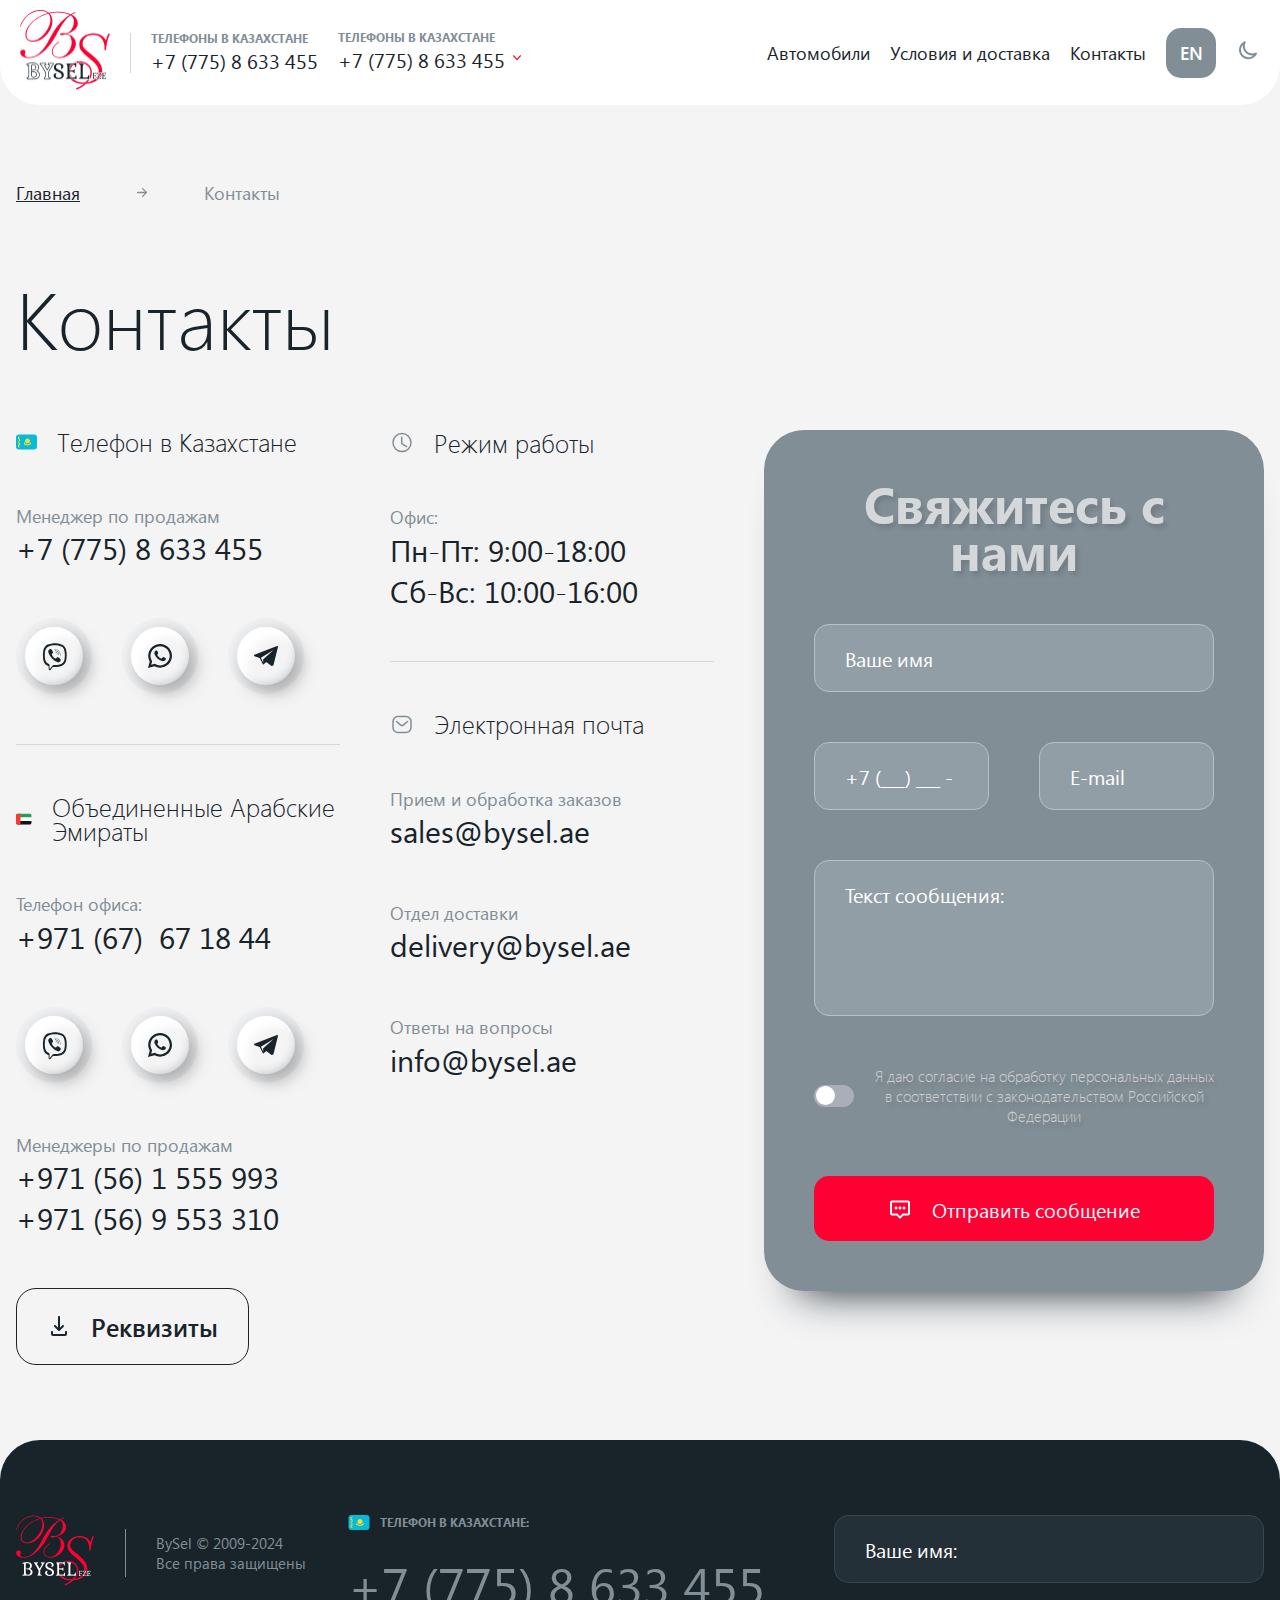
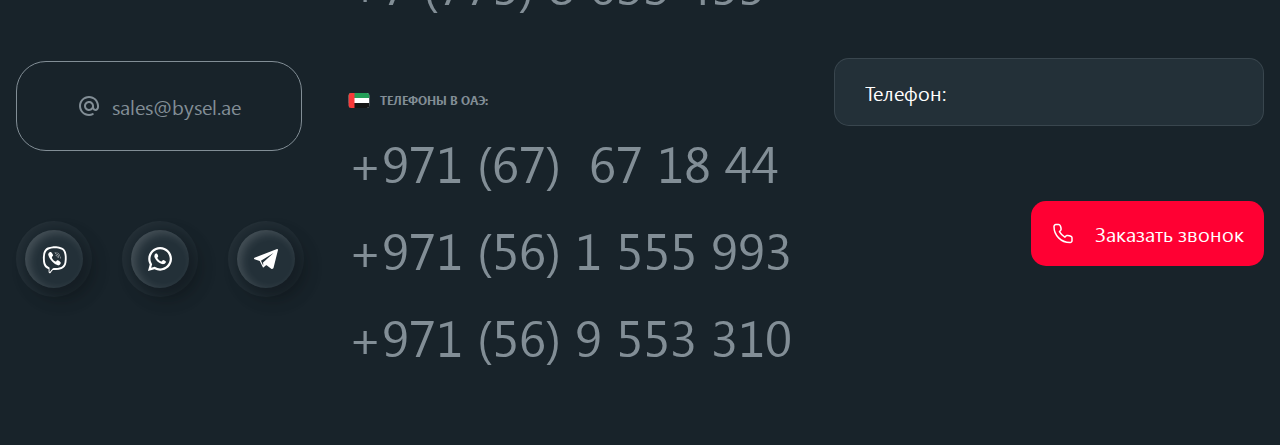
<file: contacts.html>
<!doctype html>
<html lang="en">
<head>
    <meta charset="UTF-8">
    <meta name="viewport"
          content="width=device-width, user-scalable=no, initial-scale=1.0, maximum-scale=1.0, minimum-scale=1.0">
    <meta http-equiv="X-UA-Compatible" content="ie=edge">
    <link rel="stylesheet" href="./fancybox.css">
    <link rel="stylesheet" href="./swiper-bundle.min.css">
    <link rel="stylesheet" href="style.css">
    <title>Document</title>
</head>
<body class="light-theme">
<div class="overlay"></div>
<div class="mobile-menu">
    <div class="mobile-menu-container">
        <div class="close-btn">
            <svg xmlns="http://www.w3.org/2000/svg" width="24" height="24" viewBox="0 0 24 24" fill="none">
                <path d="M5.29289 5.29289C5.68342 4.90237 6.31658 4.90237 6.70711 5.29289L12 10.5858L17.2929 5.29289C17.6834 4.90237 18.3166 4.90237 18.7071 5.29289C19.0976 5.68342 19.0976 6.31658 18.7071 6.70711L13.4142 12L18.7071 17.2929C19.0976 17.6834 19.0976 18.3166 18.7071 18.7071C18.3166 19.0976 17.6834 19.0976 17.2929 18.7071L12 13.4142L6.70711 18.7071C6.31658 19.0976 5.68342 19.0976 5.29289 18.7071C4.90237 18.3166 4.90237 17.6834 5.29289 17.2929L10.5858 12L5.29289 6.70711C4.90237 6.31658 4.90237 5.68342 5.29289 5.29289Z" fill="#828E96"/>
            </svg>
        </div>
        <div class="mobile-menu-body">
            <a href="#" class="nav-link">Автомобили</a>
            <div class="line"></div>
            <a href="#" class="nav-link">Условия и доставка</a>
            <div class="line"></div>
            <a href="#" class="nav-link">Аксессуары</a>
            <div class="line"></div>
            <a href="#" class="nav-link">Контакты</a>
            <div class="phone-container">
                <span class="chapter">Телефон в ОАЭ:</span>
                <div class="phone-inner">
                        <span class="country">
                            <svg xmlns="http://www.w3.org/2000/svg" width="21" height="15" viewBox="0 0 21 15" fill="none">
                              <g clip-path="url(#clip0_305_2951)">
                                <path d="M19 0H2C0.89543 0 0 0.89543 0 2V13C0 14.1046 0.89543 15 2 15H19C20.1046 15 21 14.1046 21 13V2C21 0.89543 20.1046 0 19 0Z" fill="white"/>
                                <path fill-rule="evenodd" clip-rule="evenodd" d="M0 10H21V15H0V10Z" fill="#151515"/>
                                <path fill-rule="evenodd" clip-rule="evenodd" d="M0 0H21V5H0V0Z" fill="#249F58"/>
                                <path fill-rule="evenodd" clip-rule="evenodd" d="M0 0V15H6V0H0Z" fill="#F93939"/>
                              </g>
                              <defs>
                                <clipPath id="clip0_305_2951">
                                  <rect width="21" height="15" rx="3" fill="white"/>
                                </clipPath>
                              </defs>
                            </svg>
                        </span>
                    <ul>
                        <li><a href="tel:+97167671844">+971 (67) 67 18 44</a></li>
                        <li><a href="tel:+971561555993">+971 (56) 1 555 993</a></li>
                        <li><a href="tel:+971569553310">+971 (56) 9 553 310</a></li>
                    </ul>
                </div>
            </div>
            <div class="phone-container">
                <span class="chapter">Телефон в казахстане:</span>
                <div class="phone-inner">
                    <span class="country">
                        <svg xmlns="http://www.w3.org/2000/svg" width="21" height="15" viewBox="0 0 21 15" fill="none">
                          <rect width="21" height="15" rx="3" fill="#03BCDB"/>
                          <path d="M11.5 9C12.8807 9 14 7.88071 14 6.5C14 5.11929 12.8807 4 11.5 4C10.1193 4 9 5.11929 9 6.5C9 7.88071 10.1193 9 11.5 9Z" fill="#FFDA2C"/>
                          <path fill-rule="evenodd" clip-rule="evenodd" d="M8 7L9 9L11.5 10L14 9L15 7V10L11.5 11L8 10V7Z" fill="#FFDA2C"/>
                          <path fill-rule="evenodd" clip-rule="evenodd" d="M2 2.495C2 2.222 2.232 2 2.5 2C2.776 2 3 2.216 3 2.495V4.505C3 4.778 2.768 5 2.5 5C2.224 5 2 4.784 2 4.505V2.495ZM3 4.495C3 4.222 3.232 4 3.5 4C3.776 4 4 4.216 4 4.495V6.505C4 6.778 3.768 7 3.5 7C3.224 7 3 6.784 3 6.505V4.495ZM3 8.495C3 8.222 3.232 8 3.5 8C3.776 8 4 8.216 4 8.495V10.505C4 10.778 3.768 11 3.5 11C3.224 11 3 10.784 3 10.505V8.495ZM2 10.495C2 10.222 2.232 10 2.5 10C2.776 10 3 10.216 3 10.495V12.505C3 12.778 2.768 13 2.5 13C2.224 13 2 12.784 2 12.505V10.495ZM2 6.5C2 6.224 2.232 6 2.5 6C2.776 6 3 6.232 3 6.5C3 6.776 2.768 7 2.5 7C2.224 7 2 6.768 2 6.5ZM3 2.5C3 2.224 3.232 2 3.5 2C3.776 2 4 2.232 4 2.5C4 2.776 3.768 3 3.5 3C3.224 3 3 2.768 3 2.5ZM2 7.5C2 7.224 2.232 7 2.5 7C2.776 7 3 7.232 3 7.5C3 7.776 2.768 8 2.5 8C2.224 8 2 7.768 2 7.5ZM3 12.5C3 12.224 3.232 12 3.5 12C3.776 12 4 12.232 4 12.5C4 12.776 3.768 13 3.5 13C3.224 13 3 12.768 3 12.5ZM2 8.5C2 8.224 2.232 8 2.5 8C2.776 8 3 8.232 3 8.5C3 8.776 2.768 9 2.5 9C2.224 9 2 8.768 2 8.5Z" fill="#FFDA2C"/>
                        </svg>
                    </span>
                    <ul>
                        <li><a href="tel:+77758633455">+7 (775) 8 633 455</a></li>
                    </ul>
                </div>
            </div>
            <button class="callback-manager-btn">
                <svg xmlns="http://www.w3.org/2000/svg" width="25" height="24" viewBox="0 0 25 24" fill="none">
                    <path d="M21.4994 16.4767V19.1864C21.5036 20.2223 20.5722 21.0873 19.5264 20.9929C10.5 21 3.5 13.935 3.50706 4.96919C3.41287 3.92895 4.27358 3.00106 5.30811 3.00009H8.02325C8.46247 2.99577 8.88828 3.151 9.22131 3.43684C10.1681 4.24949 10.7771 7.00777 10.5428 8.10428C10.3599 8.96036 9.4969 9.55929 8.91019 10.1448C10.1986 12.4062 12.0746 14.2785 14.3405 15.5644C14.9272 14.9788 15.5273 14.1176 16.3851 13.935C17.4855 13.7008 20.2615 14.3106 21.0709 15.264C21.3579 15.6021 21.5104 16.0337 21.4994 16.4767Z" stroke="white" stroke-width="1.5" stroke-linecap="round" stroke-linejoin="round"/>
                </svg>
                <span>Заказать звонок</span>
            </button>
            <div class="line"></div>
            <div class="lang-container">
                <span>Язык:</span>
                <div class="lang">EN</div>
                <div class="lang active">RU</div>
            </div>
            <button class="theme-button">
                    <span class="light-theme-icon mode-icon active">
                        <svg xmlns="http://www.w3.org/2000/svg" width="24" height="25" viewBox="0 0 24 25" fill="none">
                          <path d="M9.36077 3.56465C9.6659 3.86977 9.74089 4.3362 9.54678 4.72158C9.04068 5.72644 8.75521 6.8621 8.75521 8.06732C8.75521 12.1814 12.0903 15.5165 16.2044 15.5165C17.4097 15.5165 18.5453 15.2311 19.5502 14.725C19.9356 14.5309 20.402 14.6059 20.7071 14.911C21.0122 15.2161 21.0872 15.6825 20.8931 16.0679C19.3396 19.1524 16.1428 21.2718 12.4492 21.2718C7.23056 21.2718 3 17.0412 3 11.8225C3 8.12894 5.11941 4.93214 8.20384 3.37864C8.58923 3.18454 9.05565 3.25953 9.36077 3.56465ZM6.8217 6.94135C5.68637 8.24916 5 9.95606 5 11.8225C5 15.9366 8.33513 19.2718 12.4492 19.2718C14.3157 19.2718 16.0226 18.5854 17.3304 17.4501C16.9611 17.494 16.5853 17.5165 16.2044 17.5165C10.9858 17.5165 6.75521 13.286 6.75521 8.06732C6.75521 7.68647 6.77779 7.31071 6.8217 6.94135Z" fill="#828E96"/>
                        </svg>
                    </span>
                <span class="dark-theme-icon mode-icon">
                        <svg xmlns="http://www.w3.org/2000/svg" width="24" height="25" viewBox="0 0 24 25" fill="none">
                          <path d="M12 2.27148C12.5523 2.27148 13 2.7192 13 3.27148V4.27148C13 4.82377 12.5523 5.27148 12 5.27148C11.4477 5.27148 11 4.82377 11 4.27148V3.27148C11 2.7192 11.4477 2.27148 12 2.27148ZM19.0711 5.20041C19.4616 5.59093 19.4616 6.2241 19.0711 6.61462L18.364 7.32173C17.9735 7.71225 17.3403 7.71225 16.9498 7.32173C16.5593 6.93121 16.5593 6.29804 16.9498 5.90752L17.6569 5.20041C18.0474 4.80989 18.6806 4.80989 19.0711 5.20041ZM4.92893 5.20041C5.31945 4.80989 5.95262 4.80989 6.34314 5.20041L7.05025 5.90752C7.44077 6.29804 7.44077 6.93121 7.05025 7.32173C6.65972 7.71226 6.02656 7.71226 5.63603 7.32173L4.92893 6.61462C4.5384 6.2241 4.5384 5.59093 4.92893 5.20041ZM12 8.27148C9.79086 8.27148 8 10.0623 8 12.2715C8 14.4806 9.79086 16.2715 12 16.2715C14.2091 16.2715 16 14.4806 16 12.2715C16 10.0623 14.2091 8.27148 12 8.27148ZM6 12.2715C6 8.95778 8.68629 6.27148 12 6.27148C15.3137 6.27148 18 8.95778 18 12.2715C18 15.5852 15.3137 18.2715 12 18.2715C8.68629 18.2715 6 15.5852 6 12.2715ZM2 12.2715C2 11.7192 2.44772 11.2715 3 11.2715H4C4.55228 11.2715 5 11.7192 5 12.2715C5 12.8238 4.55228 13.2715 4 13.2715H3C2.44772 13.2715 2 12.8238 2 12.2715ZM19 12.2715C19 11.7192 19.4477 11.2715 20 11.2715H21C21.5523 11.2715 22 11.7192 22 12.2715C22 12.8238 21.5523 13.2715 21 13.2715H20C19.4477 13.2715 19 12.8238 19 12.2715ZM5.63603 17.2212C6.02656 16.8307 6.65972 16.8307 7.05025 17.2212C7.44077 17.6117 7.44077 18.2449 7.05025 18.6354L6.34314 19.3425C5.95262 19.7331 5.31945 19.7331 4.92893 19.3425C4.5384 18.952 4.5384 18.3189 4.92893 17.9283L5.63603 17.2212ZM16.9498 18.6354C16.5593 18.2449 16.5593 17.6117 16.9498 17.2212C17.3403 16.8307 17.9735 16.8307 18.364 17.2212L19.0711 17.9283C19.4616 18.3189 19.4616 18.952 19.0711 19.3425C18.6806 19.7331 18.0474 19.7331 17.6569 19.3425L16.9498 18.6354ZM12 19.2715C12.5523 19.2715 13 19.7192 13 20.2715V21.2715C13 21.8238 12.5523 22.2715 12 22.2715C11.4477 22.2715 11 21.8238 11 21.2715V20.2715C11 19.7192 11.4477 19.2715 12 19.2715Z" fill="white"/>
                        </svg>
                    </span>
                <span class="theme-button-text">Темная тема</span>
            </button>
        </div>
    </div>
</div>
<div class="callback-modal callback-manager-modal">
    <div class="callback-modal-body">
            <span class="close-btn">
            <svg xmlns="http://www.w3.org/2000/svg" width="60" height="60" viewBox="0 0 60 60" fill="none">
              <path d="M13.2322 13.2322C14.2085 12.2559 15.7915 12.2559 16.7678 13.2322L30 26.4645L43.2322 13.2322C44.2085 12.2559 45.7915 12.2559 46.7678 13.2322C47.7441 14.2086 47.7441 15.7915 46.7678 16.7678L33.5355 30L46.7678 43.2322C47.7441 44.2086 47.7441 45.7915 46.7678 46.7678C45.7915 47.7441 44.2085 47.7441 43.2322 46.7678L30 33.5355L16.7678 46.7678C15.7915 47.7441 14.2085 47.7441 13.2322 46.7678C12.2559 45.7915 12.2559 44.2086 13.2322 43.2322L26.4645 30L13.2322 16.7678C12.2559 15.7915 12.2559 14.2086 13.2322 13.2322Z" fill="white"/>
            </svg>
        </span>
        <form>
            <p class="title">Сообщение для менеджера</p>
            <div class="input-row">
                <input type="text" placeholder="Ваше имя">
                <input type="text" placeholder="E-mail">
            </div>
            <textarea placeholder="Текст сообщения:"></textarea>
            <div class="submit-row">
                <div class="agreement">
                    <label class="switch">
                        <input type="checkbox" class="agreement-check">
                        <span class="slider round"></span>
                    </label>
                    <p>Я даю согласие на обработку персональных данных в соответствии с законодательством Российской Федерации</p>
                </div>
                <button type="submit">
                    <svg xmlns="http://www.w3.org/2000/svg" width="24" height="24" viewBox="0 0 24 24" fill="none">
                        <path d="M2 6C2 4.89543 2.89543 4 4 4H20C21.1046 4 22 4.89543 22 6V17C22 18.1046 21.1046 19 20 19H15.4142L12.7071 21.7071C12.3166 22.0976 11.6834 22.0976 11.2929 21.7071L8.58579 19H4C2.89543 19 2 18.1046 2 17V6ZM20 6H4V17H9C9.26522 17 9.51957 17.1054 9.70711 17.2929L12 19.5858L14.2929 17.2929C14.4804 17.1054 14.7348 17 15 17H20V6Z" fill="white"/>
                        <path d="M13.5 11.5C13.5 12.3284 12.8284 13 12 13C11.1716 13 10.5 12.3284 10.5 11.5C10.5 10.6716 11.1716 10 12 10C12.8284 10 13.5 10.6716 13.5 11.5Z" fill="white"/>
                        <path d="M17.5 11.5C17.5 12.3284 16.8284 13 16 13C15.1716 13 14.5 12.3284 14.5 11.5C14.5 10.6716 15.1716 10 16 10C16.8284 10 17.5 10.6716 17.5 11.5Z" fill="white"/>
                        <path d="M9.5 11.5C9.5 12.3284 8.82843 13 8 13C7.17157 13 6.5 12.3284 6.5 11.5C6.5 10.6716 7.17157 10 8 10C8.82843 10 9.5 10.6716 9.5 11.5Z" fill="white"/>
                    </svg>
                    <span>Отправить сообщение</span>
                </button>
            </div>
        </form>
    </div>

</div>
<header class="header">
    <div class="content">
        <div class="header-container">
            <div class="logo-column">
                <a href="#" class="logo">
                    <img src="./assets/images/logo.png" alt="logo" width="90" height="80">
                </a>
                <a href="#" class="dark-theme-logo">
                    <img src="./assets/images/logo-dark-theme.png" alt="logo" width="90" height="80">
                </a>
                <h1 class="description">Заказ авто <br>с доставкой</h1>
                <div class="line"></div>
                <div class="phone-container">
                    <span>телефоны в казахстане</span>
                    <a href="tel:+77758633455">+7 (775) 8 633 455</a>
                </div>
                <div class="phone-container">
                    <span>телефоны в казахстане</span>
                    <div class="phone-select">
                        <div class="ph-select header-phones">
                            <p>+7 (775) 8 633 455</p>
                        </div>
                        <div class="phone-select-wrapper">
                            <a href="tel:+77758633455">+7 (775) 8 633 455</a>
                            <a href="tel:+77758633455">+7 (775) 8 633 455</a>
                        </div>
                    </div>
                </div>
            </div>
            <div class="nav">
                <a class="nav-link" href="#">Автомобили</a>
                <a class="nav-link" href="#">Условия и доставка</a>
                <a class="nav-link" href="#">Контакты</a>
                <div class="lang">EN</div>
                <a href="#" class="phone-btn">
                    <svg xmlns="http://www.w3.org/2000/svg" width="24" height="24" viewBox="0 0 24 24" fill="none">
                        <path d="M20.9994 16.4767V19.1864C21.0036 20.2223 20.0722 21.0873 19.0264 20.9929C10 21 3 13.935 3.00706 4.96919C2.91287 3.92895 3.77358 3.00106 4.80811 3.00009H7.52325C7.96247 2.99577 8.38828 3.151 8.72131 3.43684C9.66813 4.24949 10.2771 7.00777 10.0428 8.10428C9.85987 8.96036 8.9969 9.55929 8.41019 10.1448C9.69858 12.4062 11.5746 14.2785 13.8405 15.5644C14.4272 14.9788 15.0273 14.1176 15.8851 13.935C16.9855 13.7008 19.7615 14.3106 20.5709 15.264C20.8579 15.6021 21.0104 16.0337 20.9994 16.4767Z" stroke="white" stroke-width="1.5" stroke-linecap="round" stroke-linejoin="round"/>
                    </svg>
                </a>
                <div class="burger-btn">
                    <div class="line"></div>
                    <div class="line"></div>
                </div>
                <div class="theme-mode">
                        <span class="light-mode-icon mode-icon active">
                            <svg xmlns="http://www.w3.org/2000/svg" width="24" height="25" viewBox="0 0 24 25" fill="none">
                              <path d="M9.36077 3.56465C9.6659 3.86977 9.74089 4.3362 9.54678 4.72158C9.04068 5.72644 8.75521 6.8621 8.75521 8.06732C8.75521 12.1814 12.0903 15.5165 16.2044 15.5165C17.4097 15.5165 18.5453 15.2311 19.5502 14.725C19.9356 14.5309 20.402 14.6059 20.7071 14.911C21.0122 15.2161 21.0872 15.6825 20.8931 16.0679C19.3396 19.1524 16.1428 21.2718 12.4492 21.2718C7.23056 21.2718 3 17.0412 3 11.8225C3 8.12894 5.11941 4.93214 8.20384 3.37864C8.58923 3.18454 9.05565 3.25953 9.36077 3.56465ZM6.8217 6.94135C5.68637 8.24916 5 9.95606 5 11.8225C5 15.9366 8.33513 19.2718 12.4492 19.2718C14.3157 19.2718 16.0226 18.5854 17.3304 17.4501C16.9611 17.494 16.5853 17.5165 16.2044 17.5165C10.9858 17.5165 6.75521 13.286 6.75521 8.06732C6.75521 7.68647 6.77779 7.31071 6.8217 6.94135Z" fill="#828E96"/>
                            </svg>
                        </span>
                    <span class="dark-mode-icon mode-icon">
                            <svg xmlns="http://www.w3.org/2000/svg" width="24" height="25" viewBox="0 0 24 25" fill="none">
                              <path d="M12 2.27148C12.5523 2.27148 13 2.7192 13 3.27148V4.27148C13 4.82377 12.5523 5.27148 12 5.27148C11.4477 5.27148 11 4.82377 11 4.27148V3.27148C11 2.7192 11.4477 2.27148 12 2.27148ZM19.0711 5.20041C19.4616 5.59093 19.4616 6.2241 19.0711 6.61462L18.364 7.32173C17.9735 7.71225 17.3403 7.71225 16.9498 7.32173C16.5593 6.93121 16.5593 6.29804 16.9498 5.90752L17.6569 5.20041C18.0474 4.80989 18.6806 4.80989 19.0711 5.20041ZM4.92893 5.20041C5.31945 4.80989 5.95262 4.80989 6.34314 5.20041L7.05025 5.90752C7.44077 6.29804 7.44077 6.93121 7.05025 7.32173C6.65972 7.71226 6.02656 7.71226 5.63603 7.32173L4.92893 6.61462C4.5384 6.2241 4.5384 5.59093 4.92893 5.20041ZM12 8.27148C9.79086 8.27148 8 10.0623 8 12.2715C8 14.4806 9.79086 16.2715 12 16.2715C14.2091 16.2715 16 14.4806 16 12.2715C16 10.0623 14.2091 8.27148 12 8.27148ZM6 12.2715C6 8.95778 8.68629 6.27148 12 6.27148C15.3137 6.27148 18 8.95778 18 12.2715C18 15.5852 15.3137 18.2715 12 18.2715C8.68629 18.2715 6 15.5852 6 12.2715ZM2 12.2715C2 11.7192 2.44772 11.2715 3 11.2715H4C4.55228 11.2715 5 11.7192 5 12.2715C5 12.8238 4.55228 13.2715 4 13.2715H3C2.44772 13.2715 2 12.8238 2 12.2715ZM19 12.2715C19 11.7192 19.4477 11.2715 20 11.2715H21C21.5523 11.2715 22 11.7192 22 12.2715C22 12.8238 21.5523 13.2715 21 13.2715H20C19.4477 13.2715 19 12.8238 19 12.2715ZM5.63603 17.2212C6.02656 16.8307 6.65972 16.8307 7.05025 17.2212C7.44077 17.6117 7.44077 18.2449 7.05025 18.6354L6.34314 19.3425C5.95262 19.7331 5.31945 19.7331 4.92893 19.3425C4.5384 18.952 4.5384 18.3189 4.92893 17.9283L5.63603 17.2212ZM16.9498 18.6354C16.5593 18.2449 16.5593 17.6117 16.9498 17.2212C17.3403 16.8307 17.9735 16.8307 18.364 17.2212L19.0711 17.9283C19.4616 18.3189 19.4616 18.952 19.0711 19.3425C18.6806 19.7331 18.0474 19.7331 17.6569 19.3425L16.9498 18.6354ZM12 19.2715C12.5523 19.2715 13 19.7192 13 20.2715V21.2715C13 21.8238 12.5523 22.2715 12 22.2715C11.4477 22.2715 11 21.8238 11 21.2715V20.2715C11 19.7192 11.4477 19.2715 12 19.2715Z" fill="white"/>
                            </svg>
                        </span>
                </div>
            </div>
        </div>
    </div>
</header>
<main>
    <div class="pagination">
        <div class="content">
            <ul>
                <li>
                    <a href="/">Главная</a>
                </li>
                <li>
                    <svg xmlns="http://www.w3.org/2000/svg" width="24" height="25" viewBox="0 0 24 25" fill="none">
                        <path d="M12.1831 8.18829C12.4271 7.93724 12.8229 7.93724 13.0669 8.18829L16.8169 12.0454C16.9342 12.166 17 12.3295 17 12.5C17 12.6705 16.9342 12.834 16.8169 12.9546L13.0669 16.8117C12.8229 17.0628 12.4271 17.0628 12.1831 16.8117C11.939 16.5607 11.939 16.1536 12.1831 15.9026L14.8661 13.1429L7.625 13.1429C7.27982 13.1429 7 12.855 7 12.5C7 12.145 7.27982 11.8571 7.625 11.8571L14.8661 11.8571L12.1831 9.09743C11.939 8.84637 11.939 8.43934 12.1831 8.18829Z" fill="#828E96"/>
                    </svg>
                </li>
                <li><a href="#">Контакты</a></li>
            </ul>
        </div>
    </div>

    <div class="contacts-page-container">
        <div class="content">
            <div class="title-row">
                <h1>Контакты</h1>
            </div>
            <div class="contacts-columns">
                <div class="contact-col">
                    <div class="chapter">
                        <svg xmlns="http://www.w3.org/2000/svg" width="21" height="16" viewBox="0 0 21 16" fill="none">
                            <rect y="0.543488" width="21" height="15" rx="3" fill="#03BCDB"/>
                            <path d="M11.5 9.54349C12.8807 9.54349 14 8.4242 14 7.04349C14 5.66278 12.8807 4.54349 11.5 4.54349C10.1193 4.54349 9 5.66278 9 7.04349C9 8.4242 10.1193 9.54349 11.5 9.54349Z" fill="#FFDA2C"/>
                            <path fill-rule="evenodd" clip-rule="evenodd" d="M8 7.54349L9 9.54349L11.5 10.5435L14 9.54349L15 7.54349V10.5435L11.5 11.5435L8 10.5435V7.54349Z" fill="#FFDA2C"/>
                            <path fill-rule="evenodd" clip-rule="evenodd" d="M2 3.03849C2 2.76549 2.232 2.54349 2.5 2.54349C2.776 2.54349 3 2.75949 3 3.03849V5.04849C3 5.32149 2.768 5.54349 2.5 5.54349C2.224 5.54349 2 5.32749 2 5.04849V3.03849ZM3 5.03849C3 4.76549 3.232 4.54349 3.5 4.54349C3.776 4.54349 4 4.75949 4 5.03849V7.04849C4 7.32149 3.768 7.54349 3.5 7.54349C3.224 7.54349 3 7.32749 3 7.04849V5.03849ZM3 9.03849C3 8.76549 3.232 8.54349 3.5 8.54349C3.776 8.54349 4 8.75949 4 9.03849V11.0485C4 11.3215 3.768 11.5435 3.5 11.5435C3.224 11.5435 3 11.3275 3 11.0485V9.03849ZM2 11.0385C2 10.7655 2.232 10.5435 2.5 10.5435C2.776 10.5435 3 10.7595 3 11.0385V13.0485C3 13.3215 2.768 13.5435 2.5 13.5435C2.224 13.5435 2 13.3275 2 13.0485V11.0385ZM2 7.04349C2 6.76749 2.232 6.54349 2.5 6.54349C2.776 6.54349 3 6.77549 3 7.04349C3 7.31949 2.768 7.54349 2.5 7.54349C2.224 7.54349 2 7.31149 2 7.04349ZM3 3.04349C3 2.76749 3.232 2.54349 3.5 2.54349C3.776 2.54349 4 2.77549 4 3.04349C4 3.31949 3.768 3.54349 3.5 3.54349C3.224 3.54349 3 3.31149 3 3.04349ZM2 8.04349C2 7.76749 2.232 7.54349 2.5 7.54349C2.776 7.54349 3 7.77549 3 8.04349C3 8.31949 2.768 8.54349 2.5 8.54349C2.224 8.54349 2 8.31149 2 8.04349ZM3 13.0435C3 12.7675 3.232 12.5435 3.5 12.5435C3.776 12.5435 4 12.7755 4 13.0435C4 13.3195 3.768 13.5435 3.5 13.5435C3.224 13.5435 3 13.3115 3 13.0435ZM2 9.04349C2 8.76749 2.232 8.54349 2.5 8.54349C2.776 8.54349 3 8.77549 3 9.04349C3 9.31949 2.768 9.54349 2.5 9.54349C2.224 9.54349 2 9.31149 2 9.04349Z" fill="#FFDA2C"/>
                        </svg>
                        <p>Телефон в Казахстане</p>
                    </div>
                    <div class="contact-container">
                        <span>Менеджер по продажам</span>
                        <a href="tel:+7 (775) 8 633 455">+7 (775) 8 633 455</a>
                    </div>
                    <div class="social">
                        <a href="#" class="viber">
                            <span class="circle">
                            </span>
                            <span class="circle2">
                                <svg xmlns="http://www.w3.org/2000/svg" width="54" height="54"
                                     viewBox="0 0 34 34" fill="none">
                                    <circle cx="17" cy="17" r="17" fill="none"/>
                                    <path d="M13.6216 24.3891C13.6216 24.153 13.6106 23.9157 13.6253 23.6796C13.6375 23.4886 13.5688 23.4022 13.3959 23.3429C12.3164 22.9713 11.4749 22.2799 10.9021 21.2401C10.5034 20.5163 10.2691 19.7307 10.1624 18.9076C9.92443 17.0628 9.92934 15.2206 10.3022 13.3939C10.4875 12.4857 10.842 11.651 11.4295 10.9415C11.8552 10.4255 12.3986 10.0862 12.9825 9.81657C13.9663 9.36246 15.0089 9.16122 16.0737 9.05672C16.8489 8.98061 17.6254 8.99222 18.3994 9.02705C19.6948 9.08639 20.9546 9.32118 22.1518 9.88365C23.3147 10.4293 24.0593 11.353 24.4727 12.5979C24.7695 13.4907 24.9069 14.4143 24.967 15.3548C25.0492 16.6487 24.9731 17.9323 24.7916 19.2108C24.6517 20.1964 24.323 21.1098 23.7183 21.8941C23.1969 22.5701 22.5345 23.032 21.7568 23.3119C20.6271 23.7196 19.4605 23.9079 18.2694 23.9724C17.6475 24.006 17.0305 23.9763 16.4122 23.9505C16.3031 23.9453 16.2332 23.9827 16.1669 24.0653C15.7867 24.5336 15.4039 25.0006 15.0188 25.465C14.8801 25.6327 14.7354 25.7966 14.5477 25.9062C14.192 26.1139 13.8264 25.9668 13.694 25.5618C13.5688 25.1786 13.6363 24.78 13.6216 24.3891ZM14.203 25.3373C14.2509 25.2999 14.268 25.2909 14.2815 25.2754C14.9206 24.5297 15.5671 23.7918 16.1939 23.0358C16.3926 22.7972 16.5913 22.6824 16.909 22.6965C18.3074 22.7585 19.685 22.6011 21.0331 22.1883C21.6133 22.0102 22.1334 21.729 22.5652 21.2788C23.1748 20.6415 23.4938 19.8494 23.6324 18.9773C23.8188 17.8008 23.8888 16.6165 23.8066 15.4232C23.7489 14.5898 23.6287 13.7706 23.3453 12.9862C23.0853 12.2651 22.7014 11.6407 22.0451 11.2472C21.4833 10.9105 20.881 10.6874 20.2517 10.5416C19.003 10.25 17.7395 10.2062 16.4699 10.2771C15.5941 10.3261 14.7391 10.4874 13.9111 10.7996C12.7249 11.2472 11.9411 12.0935 11.5694 13.3642C11.3756 14.026 11.2701 14.702 11.2406 15.3922C11.1903 16.5752 11.1499 17.7569 11.3805 18.927C11.6847 20.4712 12.4464 21.6322 13.9099 22.1715C14.1515 22.2605 14.2116 22.3831 14.2079 22.6333C14.1944 23.5209 14.203 24.4097 14.203 25.3373Z" fill="white"/>
                                    <path d="M19.7556 21.0787C19.6293 21.0826 19.514 21.0426 19.3999 20.9936C18.1229 20.4453 16.9711 19.688 15.9898 18.6676C14.8232 17.4562 13.9413 16.0501 13.4027 14.4104C13.2322 13.8931 13.339 13.4828 13.7339 13.1448C13.913 12.9913 14.097 12.8417 14.2884 12.7036C14.6392 12.4482 14.9925 12.4843 15.2783 12.8185C15.639 13.239 15.9689 13.688 16.2376 14.182C16.2952 14.2865 16.3394 14.4014 16.3762 14.5162C16.4584 14.7677 16.4252 14.9974 16.2265 15.1818C16.094 15.3057 15.9579 15.4257 15.8242 15.5469C15.6598 15.6979 15.6107 15.8849 15.6574 16.1094C15.8156 16.8705 16.2633 17.4278 16.8067 17.9168C17.1306 18.2083 17.4863 18.4431 17.9021 18.5683C18.118 18.6341 18.291 18.5773 18.4284 18.3954C18.5093 18.2883 18.5879 18.1799 18.6688 18.0742C18.8859 17.7878 19.2 17.6949 19.5091 17.8574C20.0979 18.1696 20.6094 18.6005 21.0927 19.0662C21.2485 19.2172 21.3294 19.4326 21.2485 19.6571C21.035 20.2557 20.672 20.724 20.115 21.0065C20.0046 21.0632 19.8808 21.0852 19.7556 21.0787Z" fill="white"/>
                                    <path d="M21.0804 16.4358C21.0448 16.5558 21.1418 16.7519 20.9737 16.7673C20.7872 16.7841 20.8535 16.5738 20.8449 16.4668C20.8044 15.9133 20.7357 15.3676 20.5076 14.8619C19.9421 13.6093 18.9939 12.9307 17.6813 12.8146C17.6139 12.8081 17.5452 12.812 17.4777 12.8043C17.3955 12.7939 17.3011 12.7798 17.3097 12.6624C17.317 12.5617 17.4017 12.5527 17.4789 12.5475C17.6703 12.5346 17.8604 12.5656 18.0481 12.5979C19.6759 12.8842 20.878 14.244 21.0338 15.9714C21.0485 16.1288 21.0657 16.2849 21.0804 16.4358Z" fill="white"/>
                                    <path d="M20.1298 16.0901C20.1298 16.1042 20.1311 16.1184 20.1298 16.1326C20.1212 16.2294 20.147 16.3623 20.0157 16.3687C19.8808 16.3752 19.8894 16.241 19.8869 16.1455C19.8808 15.9017 19.8624 15.6592 19.7888 15.4257C19.5067 14.5342 18.9216 14.0144 18.0445 13.8518C17.9439 13.8337 17.8421 13.8196 17.7427 13.8015C17.6691 13.7873 17.609 13.7473 17.6213 13.6596C17.6336 13.5706 17.7035 13.5551 17.7771 13.5615C18.8406 13.6441 19.7557 14.2801 20.0452 15.476C20.093 15.6759 20.1102 15.8836 20.1421 16.0888C20.1384 16.0888 20.1335 16.0901 20.1298 16.0901Z" fill="white"/>
                                    <path d="M18.0948 14.613C18.7082 14.6413 19.2013 15.1961 19.1902 15.8398C19.189 15.9185 19.1915 16.0127 19.0958 16.0281C18.9756 16.0488 18.9768 15.9378 18.9596 15.8579C18.9302 15.725 18.9192 15.5869 18.8762 15.4605C18.7695 15.1445 18.5438 14.9638 18.2371 14.8903C18.1844 14.8774 18.128 14.8761 18.0764 14.8619C17.9955 14.8387 17.8777 14.84 17.9022 14.7045C17.9194 14.5923 18.0225 14.6168 18.0948 14.613Z" fill="white"/>
                                </svg>
                            </span>
                        </a>
                        <a href="#" class="watsapp">
                            <span class="circle">
                            </span>
                            <span class="circle2">
                                    <svg xmlns="http://www.w3.org/2000/svg" width="24" height="24" viewBox="0 0 24 24" fill="none">
                                        <path d="M0 24L1.72642 17.5828C0.747663 15.8259 0.237893 13.8587 0.237893 11.8576C0.237893 5.31827 5.56669 0 12.1189 0C18.6712 0 24 5.31827 24 11.8576C24 18.3968 18.6712 23.7151 12.1189 23.7151C10.1546 23.7151 8.2107 23.2199 6.47069 22.277L0 24ZM6.78335 19.8689L7.19116 20.1131C8.68649 21.0017 10.3857 21.4697 12.1054 21.4697C17.4138 21.4697 21.7366 17.1555 21.7366 11.8576C21.7366 6.55964 17.4138 2.24533 12.1054 2.24533C6.79694 2.24533 2.47409 6.55964 2.47409 11.8576C2.47409 13.6077 2.96347 15.3307 3.88105 16.8434L4.13254 17.2504L3.16737 20.8321L6.78335 19.8689Z" fill="#204357"/>
                                        <path fill-rule="evenodd" clip-rule="evenodd" d="M16.5301 13.5059C16.0408 13.2143 15.4018 12.8886 14.8309 13.1261C14.3891 13.3092 14.1036 13.9944 13.8182 14.3471C13.6686 14.5302 13.4987 14.5574 13.2676 14.4624C11.6092 13.8044 10.3381 12.6987 9.42054 11.1724C9.26421 10.935 9.2914 10.7518 9.48171 10.528C9.76039 10.2024 10.107 9.83608 10.1818 9.39515C10.2566 8.95422 10.0527 8.44546 9.86914 8.0588C9.63804 7.56361 9.37976 6.85133 8.87678 6.56643C8.41459 6.30865 7.80966 6.45111 7.40185 6.7835C6.69497 7.3601 6.35512 8.25551 6.36192 9.15094C6.36192 9.40192 6.3959 9.65971 6.45707 9.90391C6.59981 10.4941 6.87169 11.0435 7.17755 11.5659C7.40865 11.9593 7.66013 12.3392 7.93201 12.7123C8.82241 13.9129 9.92351 14.9576 11.2013 15.7445C11.8403 16.1379 12.5267 16.4771 13.2404 16.7145C14.0357 16.9791 14.7493 17.2504 15.6126 17.0876C16.5165 16.918 17.4069 16.3618 17.7672 15.4935C17.8759 15.2357 17.9235 14.9508 17.8691 14.6795C17.7468 14.1097 16.9855 13.7773 16.5301 13.5059Z" fill="#204357"/>
                                    </svg>
                                </span>
                        </a>
                        <a href="#" class="tg">
                            <span class="circle">
                            </span>
                            <span class="circle2">
                                    <svg xmlns="http://www.w3.org/2000/svg" width="24" height="20" viewBox="0 0 24 20" fill="none">
                                        <path d="M23.2784 0C23.1967 0 23.1034 0.0118694 23.0217 0.0474777L0.469749 8.77151C-0.171927 9.02077 -0.148593 9.93472 0.493082 10.1602L5.71982 11.9525L8.86986 18.3739L8.88153 18.3858C8.93986 18.5044 9.05653 18.5757 9.18486 18.5757C9.25487 18.5757 9.33653 18.5519 9.40654 18.4926L12.3582 15.9407L9.05653 13.4006L9.3132 16.7478L6.94484 11.7507L19.545 4.04748L9.05653 13.3887L17.2233 19.6914C17.4916 19.905 17.8066 20 18.1217 20C18.7633 20 19.3933 19.5727 19.5683 18.8487L23.9784 0.890208C24.0951 0.439169 23.7217 0 23.2784 0Z" fill="#204357"/>
                                    </svg>
                                </span>
                        </a>
                    </div>
                    <div class="line"></div>
                    <div class="chapter">
                        <svg xmlns="http://www.w3.org/2000/svg" width="21" height="16" viewBox="0 0 21 16" fill="none">
                            <g clip-path="url(#clip0_389_4891)">
                                <path d="M19 0.543457H2C0.89543 0.543457 0 1.43889 0 2.54346V13.5435C0 14.648 0.89543 15.5435 2 15.5435H19C20.1046 15.5435 21 14.648 21 13.5435V2.54346C21 1.43889 20.1046 0.543457 19 0.543457Z" fill="white"/>
                                <path fill-rule="evenodd" clip-rule="evenodd" d="M0 10.5435H21V15.5435H0V10.5435Z" fill="#151515"/>
                                <path fill-rule="evenodd" clip-rule="evenodd" d="M0 0.543457H21V5.54346H0V0.543457Z" fill="#249F58"/>
                                <path fill-rule="evenodd" clip-rule="evenodd" d="M0 0.543457V15.5435H6V0.543457H0Z" fill="#F93939"/>
                            </g>
                            <defs>
                                <clipPath id="clip0_389_4891">
                                    <rect y="0.543457" width="21" height="15" rx="3" fill="white"/>
                                </clipPath>
                            </defs>
                        </svg>
                        <p>Объединенные Арабские Эмираты</p>
                    </div>
                    <div class="contact-container">
                        <span>Телефон офиса:</span>
                        <a href="tel:+971 (67)  67 18 44">+971 (67)  67 18 44</a>
                    </div>
                    <div class="social">
                        <a href="#" class="viber">
                            <span class="circle">
                            </span>
                            <span class="circle2">
                                <svg xmlns="http://www.w3.org/2000/svg" width="54" height="54"
                                     viewBox="0 0 34 34" fill="none">
                                    <circle cx="17" cy="17" r="17" fill="none"/>
                                    <path d="M13.6216 24.3891C13.6216 24.153 13.6106 23.9157 13.6253 23.6796C13.6375 23.4886 13.5688 23.4022 13.3959 23.3429C12.3164 22.9713 11.4749 22.2799 10.9021 21.2401C10.5034 20.5163 10.2691 19.7307 10.1624 18.9076C9.92443 17.0628 9.92934 15.2206 10.3022 13.3939C10.4875 12.4857 10.842 11.651 11.4295 10.9415C11.8552 10.4255 12.3986 10.0862 12.9825 9.81657C13.9663 9.36246 15.0089 9.16122 16.0737 9.05672C16.8489 8.98061 17.6254 8.99222 18.3994 9.02705C19.6948 9.08639 20.9546 9.32118 22.1518 9.88365C23.3147 10.4293 24.0593 11.353 24.4727 12.5979C24.7695 13.4907 24.9069 14.4143 24.967 15.3548C25.0492 16.6487 24.9731 17.9323 24.7916 19.2108C24.6517 20.1964 24.323 21.1098 23.7183 21.8941C23.1969 22.5701 22.5345 23.032 21.7568 23.3119C20.6271 23.7196 19.4605 23.9079 18.2694 23.9724C17.6475 24.006 17.0305 23.9763 16.4122 23.9505C16.3031 23.9453 16.2332 23.9827 16.1669 24.0653C15.7867 24.5336 15.4039 25.0006 15.0188 25.465C14.8801 25.6327 14.7354 25.7966 14.5477 25.9062C14.192 26.1139 13.8264 25.9668 13.694 25.5618C13.5688 25.1786 13.6363 24.78 13.6216 24.3891ZM14.203 25.3373C14.2509 25.2999 14.268 25.2909 14.2815 25.2754C14.9206 24.5297 15.5671 23.7918 16.1939 23.0358C16.3926 22.7972 16.5913 22.6824 16.909 22.6965C18.3074 22.7585 19.685 22.6011 21.0331 22.1883C21.6133 22.0102 22.1334 21.729 22.5652 21.2788C23.1748 20.6415 23.4938 19.8494 23.6324 18.9773C23.8188 17.8008 23.8888 16.6165 23.8066 15.4232C23.7489 14.5898 23.6287 13.7706 23.3453 12.9862C23.0853 12.2651 22.7014 11.6407 22.0451 11.2472C21.4833 10.9105 20.881 10.6874 20.2517 10.5416C19.003 10.25 17.7395 10.2062 16.4699 10.2771C15.5941 10.3261 14.7391 10.4874 13.9111 10.7996C12.7249 11.2472 11.9411 12.0935 11.5694 13.3642C11.3756 14.026 11.2701 14.702 11.2406 15.3922C11.1903 16.5752 11.1499 17.7569 11.3805 18.927C11.6847 20.4712 12.4464 21.6322 13.9099 22.1715C14.1515 22.2605 14.2116 22.3831 14.2079 22.6333C14.1944 23.5209 14.203 24.4097 14.203 25.3373Z" fill="white"/>
                                    <path d="M19.7556 21.0787C19.6293 21.0826 19.514 21.0426 19.3999 20.9936C18.1229 20.4453 16.9711 19.688 15.9898 18.6676C14.8232 17.4562 13.9413 16.0501 13.4027 14.4104C13.2322 13.8931 13.339 13.4828 13.7339 13.1448C13.913 12.9913 14.097 12.8417 14.2884 12.7036C14.6392 12.4482 14.9925 12.4843 15.2783 12.8185C15.639 13.239 15.9689 13.688 16.2376 14.182C16.2952 14.2865 16.3394 14.4014 16.3762 14.5162C16.4584 14.7677 16.4252 14.9974 16.2265 15.1818C16.094 15.3057 15.9579 15.4257 15.8242 15.5469C15.6598 15.6979 15.6107 15.8849 15.6574 16.1094C15.8156 16.8705 16.2633 17.4278 16.8067 17.9168C17.1306 18.2083 17.4863 18.4431 17.9021 18.5683C18.118 18.6341 18.291 18.5773 18.4284 18.3954C18.5093 18.2883 18.5879 18.1799 18.6688 18.0742C18.8859 17.7878 19.2 17.6949 19.5091 17.8574C20.0979 18.1696 20.6094 18.6005 21.0927 19.0662C21.2485 19.2172 21.3294 19.4326 21.2485 19.6571C21.035 20.2557 20.672 20.724 20.115 21.0065C20.0046 21.0632 19.8808 21.0852 19.7556 21.0787Z" fill="white"/>
                                    <path d="M21.0804 16.4358C21.0448 16.5558 21.1418 16.7519 20.9737 16.7673C20.7872 16.7841 20.8535 16.5738 20.8449 16.4668C20.8044 15.9133 20.7357 15.3676 20.5076 14.8619C19.9421 13.6093 18.9939 12.9307 17.6813 12.8146C17.6139 12.8081 17.5452 12.812 17.4777 12.8043C17.3955 12.7939 17.3011 12.7798 17.3097 12.6624C17.317 12.5617 17.4017 12.5527 17.4789 12.5475C17.6703 12.5346 17.8604 12.5656 18.0481 12.5979C19.6759 12.8842 20.878 14.244 21.0338 15.9714C21.0485 16.1288 21.0657 16.2849 21.0804 16.4358Z" fill="white"/>
                                    <path d="M20.1298 16.0901C20.1298 16.1042 20.1311 16.1184 20.1298 16.1326C20.1212 16.2294 20.147 16.3623 20.0157 16.3687C19.8808 16.3752 19.8894 16.241 19.8869 16.1455C19.8808 15.9017 19.8624 15.6592 19.7888 15.4257C19.5067 14.5342 18.9216 14.0144 18.0445 13.8518C17.9439 13.8337 17.8421 13.8196 17.7427 13.8015C17.6691 13.7873 17.609 13.7473 17.6213 13.6596C17.6336 13.5706 17.7035 13.5551 17.7771 13.5615C18.8406 13.6441 19.7557 14.2801 20.0452 15.476C20.093 15.6759 20.1102 15.8836 20.1421 16.0888C20.1384 16.0888 20.1335 16.0901 20.1298 16.0901Z" fill="white"/>
                                    <path d="M18.0948 14.613C18.7082 14.6413 19.2013 15.1961 19.1902 15.8398C19.189 15.9185 19.1915 16.0127 19.0958 16.0281C18.9756 16.0488 18.9768 15.9378 18.9596 15.8579C18.9302 15.725 18.9192 15.5869 18.8762 15.4605C18.7695 15.1445 18.5438 14.9638 18.2371 14.8903C18.1844 14.8774 18.128 14.8761 18.0764 14.8619C17.9955 14.8387 17.8777 14.84 17.9022 14.7045C17.9194 14.5923 18.0225 14.6168 18.0948 14.613Z" fill="white"/>
                                </svg>
                            </span>
                        </a>
                        <a href="#" class="watsapp">
                            <span class="circle">
                            </span>
                            <span class="circle2">
                                    <svg xmlns="http://www.w3.org/2000/svg" width="24" height="24" viewBox="0 0 24 24" fill="none">
                                        <path d="M0 24L1.72642 17.5828C0.747663 15.8259 0.237893 13.8587 0.237893 11.8576C0.237893 5.31827 5.56669 0 12.1189 0C18.6712 0 24 5.31827 24 11.8576C24 18.3968 18.6712 23.7151 12.1189 23.7151C10.1546 23.7151 8.2107 23.2199 6.47069 22.277L0 24ZM6.78335 19.8689L7.19116 20.1131C8.68649 21.0017 10.3857 21.4697 12.1054 21.4697C17.4138 21.4697 21.7366 17.1555 21.7366 11.8576C21.7366 6.55964 17.4138 2.24533 12.1054 2.24533C6.79694 2.24533 2.47409 6.55964 2.47409 11.8576C2.47409 13.6077 2.96347 15.3307 3.88105 16.8434L4.13254 17.2504L3.16737 20.8321L6.78335 19.8689Z" fill="#204357"/>
                                        <path fill-rule="evenodd" clip-rule="evenodd" d="M16.5301 13.5059C16.0408 13.2143 15.4018 12.8886 14.8309 13.1261C14.3891 13.3092 14.1036 13.9944 13.8182 14.3471C13.6686 14.5302 13.4987 14.5574 13.2676 14.4624C11.6092 13.8044 10.3381 12.6987 9.42054 11.1724C9.26421 10.935 9.2914 10.7518 9.48171 10.528C9.76039 10.2024 10.107 9.83608 10.1818 9.39515C10.2566 8.95422 10.0527 8.44546 9.86914 8.0588C9.63804 7.56361 9.37976 6.85133 8.87678 6.56643C8.41459 6.30865 7.80966 6.45111 7.40185 6.7835C6.69497 7.3601 6.35512 8.25551 6.36192 9.15094C6.36192 9.40192 6.3959 9.65971 6.45707 9.90391C6.59981 10.4941 6.87169 11.0435 7.17755 11.5659C7.40865 11.9593 7.66013 12.3392 7.93201 12.7123C8.82241 13.9129 9.92351 14.9576 11.2013 15.7445C11.8403 16.1379 12.5267 16.4771 13.2404 16.7145C14.0357 16.9791 14.7493 17.2504 15.6126 17.0876C16.5165 16.918 17.4069 16.3618 17.7672 15.4935C17.8759 15.2357 17.9235 14.9508 17.8691 14.6795C17.7468 14.1097 16.9855 13.7773 16.5301 13.5059Z" fill="#204357"/>
                                    </svg>
                                </span>
                        </a>
                        <a href="#" class="tg">
                            <span class="circle">
                            </span>
                            <span class="circle2">
                                    <svg xmlns="http://www.w3.org/2000/svg" width="24" height="20" viewBox="0 0 24 20" fill="none">
                                        <path d="M23.2784 0C23.1967 0 23.1034 0.0118694 23.0217 0.0474777L0.469749 8.77151C-0.171927 9.02077 -0.148593 9.93472 0.493082 10.1602L5.71982 11.9525L8.86986 18.3739L8.88153 18.3858C8.93986 18.5044 9.05653 18.5757 9.18486 18.5757C9.25487 18.5757 9.33653 18.5519 9.40654 18.4926L12.3582 15.9407L9.05653 13.4006L9.3132 16.7478L6.94484 11.7507L19.545 4.04748L9.05653 13.3887L17.2233 19.6914C17.4916 19.905 17.8066 20 18.1217 20C18.7633 20 19.3933 19.5727 19.5683 18.8487L23.9784 0.890208C24.0951 0.439169 23.7217 0 23.2784 0Z" fill="#204357"/>
                                    </svg>
                                </span>
                        </a>
                    </div>
                    <div class="contact-container">
                        <span>Менеджеры по продажам</span>
                        <a href="tel:+971 (56) 1 555 993">+971 (56) 1 555 993</a>
                        <a href="tel:+971 (56) 9 553 310">+971 (56) 9 553 310</a>
                    </div>
                    <a href="#" class="link">
                        <svg xmlns="http://www.w3.org/2000/svg" width="24" height="25" viewBox="0 0 24 25" fill="none">
                            <path d="M12 2.04346C12.5523 2.04346 13 2.49117 13 3.04346V13.6292L15.2929 11.3364C15.6834 10.9458 16.3166 10.9458 16.7071 11.3364C17.0976 11.7269 17.0976 12.36 16.7071 12.7506L12.7071 16.7506C12.3166 17.1411 11.6834 17.1411 11.2929 16.7506L7.29289 12.7506C6.90237 12.36 6.90237 11.7269 7.29289 11.3364C7.68342 10.9458 8.31658 10.9458 8.70711 11.3364L11 13.6292V3.04346C11 2.49117 11.4477 2.04346 12 2.04346ZM5 17.0435C5.55228 17.0435 6 17.4912 6 18.0435V20.0435H18V18.0435C18 17.4912 18.4477 17.0435 19 17.0435C19.5523 17.0435 20 17.4912 20 18.0435V20.0435C20 21.148 19.1046 22.0435 18 22.0435H6C4.89543 22.0435 4 21.148 4 20.0435V18.0435C4 17.4912 4.44772 17.0435 5 17.0435Z" fill="#18232A"/>
                        </svg>
                        <span>Реквизиты</span>
                    </a>
                </div>
                <div class="contact-col">
                    <div class="chapter">
                        <svg xmlns="http://www.w3.org/2000/svg" width="24" height="25" viewBox="0 0 24 25" fill="none">
                            <path d="M16.6407 16.5435L11.7188 13.6075V7.27948" stroke="#828E96" stroke-width="1.5" stroke-linecap="round" stroke-linejoin="round"/>
                            <path d="M18.3639 6.17953C21.8787 9.69425 21.8787 15.3927 18.3639 18.9074C14.8492 22.4221 9.15074 22.4221 5.63604 18.9074C2.12132 15.3927 2.12132 9.69423 5.63604 6.17953C9.15076 2.66481 14.8492 2.66481 18.3639 6.17953" stroke="#828E96" stroke-width="1.5" stroke-linecap="round" stroke-linejoin="round"/>
                        </svg>
                        <p>Режим работы</p>
                    </div>
                    <div class="contact-container">
                        <span>Офис:</span>
                        <p>Пн-Пт: 9:00-18:00 <br> Сб-Вс: 10:00-16:00</p>
                    </div>
                    <div class="line"></div>
                    <div class="chapter">
                        <svg xmlns="http://www.w3.org/2000/svg" width="24" height="25" viewBox="0 0 24 25" fill="none">
                            <rect x="3" y="4.54349" width="18" height="16" rx="5" stroke="#828E96" stroke-width="1.5" stroke-linecap="round" stroke-linejoin="round"/>
                            <path d="M17.5 9.54349L13.2846 13.0763C12.5415 13.6992 11.4585 13.6992 10.7154 13.0763L6.5 9.54349" stroke="#828E96" stroke-width="1.5" stroke-linecap="round" stroke-linejoin="round"/>
                        </svg>
                        <p>Электронная почта</p>
                    </div>
                    <div class="contact-container">
                        <span>Прием и обработка заказов</span>
                        <a href="mailto:sales@bysel.ae">sales@bysel.ae</a>
                    </div>
                    <div class="contact-container">
                        <span>Отдел доставки</span>
                        <a href="mailto:delivery@bysel.ae">delivery@bysel.ae</a>
                    </div>
                    <div class="contact-container">
                        <span>Ответы на вопросы</span>
                        <a href="mailto:info@bysel.ae">info@bysel.ae</a>
                    </div>
                </div>
                <div class="form-col">
                    <form>
                        <p>Свяжитесь с нами</p>
                        <input type="text" placeholder="Ваше имя">
                        <div class="input-wrap">
                            <input type="text" placeholder="+7 (___) ___ - __ - __">
                            <input type="text" placeholder="E-mail">
                        </div>
                        <textarea placeholder="Текст сообщения:"></textarea>
                        <div class="agreement">
                            <label class="switch">
                                <input type="checkbox" class="agreement-check">
                                <span class="slider round"></span>
                            </label>
                            <p>Я даю согласие на обработку персональных данных в соответствии с законодательством Российской Федерации</p>
                        </div>
                        <button>
                            <svg xmlns="http://www.w3.org/2000/svg" width="24" height="25" viewBox="0 0 24 25" fill="none">
                                <path d="M2 6.54346C2 5.43889 2.89543 4.54346 4 4.54346H20C21.1046 4.54346 22 5.43889 22 6.54346V17.5435C22 18.648 21.1046 19.5435 20 19.5435H15.4142L12.7071 22.2506C12.3166 22.6411 11.6834 22.6411 11.2929 22.2506L8.58579 19.5435H4C2.89543 19.5435 2 18.648 2 17.5435V6.54346ZM20 6.54346H4V17.5435H9C9.26522 17.5435 9.51957 17.6488 9.70711 17.8364L12 20.1292L14.2929 17.8364C14.4804 17.6488 14.7348 17.5435 15 17.5435H20V6.54346Z" fill="white"/>
                                <path d="M13.5 12.0435C13.5 12.8719 12.8284 13.5435 12 13.5435C11.1716 13.5435 10.5 12.8719 10.5 12.0435C10.5 11.215 11.1716 10.5435 12 10.5435C12.8284 10.5435 13.5 11.215 13.5 12.0435Z" fill="white"/>
                                <path d="M17.5 12.0435C17.5 12.8719 16.8284 13.5435 16 13.5435C15.1716 13.5435 14.5 12.8719 14.5 12.0435C14.5 11.215 15.1716 10.5435 16 10.5435C16.8284 10.5435 17.5 11.215 17.5 12.0435Z" fill="white"/>
                                <path d="M9.5 12.0435C9.5 12.8719 8.82843 13.5435 8 13.5435C7.17157 13.5435 6.5 12.8719 6.5 12.0435C6.5 11.215 7.17157 10.5435 8 10.5435C8.82843 10.5435 9.5 11.215 9.5 12.0435Z" fill="white"/>
                            </svg>
                            <span>Отправить сообщение</span>
                        </button>
                    </form>
                </div>
            </div>
        </div>
    </div>
</main>
<footer class="footer">
    <div class="content">
        <div class="company-col">
            <div class="logo-row">
                <a href="#">
                    <img src="./assets/images/logo-footer.png" alt="logo">
                </a>
                <div class="line"></div>
                <span>
                        BySel © 2009-2024 <br>
                        Все права защищены
                    </span>
            </div>
            <a href="mailto:sales@bysel.ae" class="email">
                <svg xmlns="http://www.w3.org/2000/svg" width="25" height="25" viewBox="0 0 25 25" fill="none">
                    <path fill-rule="evenodd" clip-rule="evenodd" d="M22.0138 12.5995C21.8655 7.20606 17.4468 2.87939 12.0176 2.87939C6.49475 2.87939 2.01759 7.35655 2.01759 12.8794C2.01759 18.4022 6.49475 22.8794 12.0176 22.8794C13.4691 22.8794 14.8788 22.5693 16.1718 21.9781C16.674 21.7485 16.895 21.1551 16.6654 20.6528C16.4357 20.1506 15.8424 19.9296 15.3401 20.1592C14.3069 20.6317 13.1807 20.8794 12.0176 20.8794C7.59932 20.8794 4.01759 17.2977 4.01759 12.8794C4.01759 8.46112 7.59932 4.87939 12.0176 4.87939C16.4359 4.87939 20.0176 8.46112 20.0176 12.8794V13.8794L20.0123 14.0483C19.9458 15.104 19.2624 15.8794 18.5176 15.8794C17.7336 15.8794 17.0176 15.0202 17.0176 13.8794V12.8794L17.013 12.6625C16.8994 10.0017 14.7063 7.87939 12.0176 7.87939C9.25617 7.87939 7.01759 10.118 7.01759 12.8794C7.01759 15.6408 9.25617 17.8794 12.0176 17.8794C13.4758 17.8794 14.7882 17.2552 15.7015 16.2597C16.3315 17.2364 17.3445 17.8794 18.5176 17.8794C20.495 17.8794 22.0176 16.0523 22.0176 13.8794V12.8794L22.0138 12.5995ZM9.01759 12.8794C9.01759 11.2225 10.3607 9.87939 12.0176 9.87939C13.6744 9.87939 15.0176 11.2225 15.0176 12.8794C15.0176 14.5362 13.6744 15.8794 12.0176 15.8794C10.3607 15.8794 9.01759 14.5362 9.01759 12.8794Z" fill="#828E96"/>
                </svg>
                <span>sales@bysel.ae</span>
            </a>
            <div class="social">
                <a href="#" class="viber">
                            <span class="circle">
                            </span>
                    <span class="circle2">
                                <svg xmlns="http://www.w3.org/2000/svg" width="54" height="54"
                                     viewBox="0 0 34 34" fill="none">
                                    <circle cx="17" cy="17" r="17" fill="none"/>
                                    <path d="M13.6216 24.3891C13.6216 24.153 13.6106 23.9157 13.6253 23.6796C13.6375 23.4886 13.5688 23.4022 13.3959 23.3429C12.3164 22.9713 11.4749 22.2799 10.9021 21.2401C10.5034 20.5163 10.2691 19.7307 10.1624 18.9076C9.92443 17.0628 9.92934 15.2206 10.3022 13.3939C10.4875 12.4857 10.842 11.651 11.4295 10.9415C11.8552 10.4255 12.3986 10.0862 12.9825 9.81657C13.9663 9.36246 15.0089 9.16122 16.0737 9.05672C16.8489 8.98061 17.6254 8.99222 18.3994 9.02705C19.6948 9.08639 20.9546 9.32118 22.1518 9.88365C23.3147 10.4293 24.0593 11.353 24.4727 12.5979C24.7695 13.4907 24.9069 14.4143 24.967 15.3548C25.0492 16.6487 24.9731 17.9323 24.7916 19.2108C24.6517 20.1964 24.323 21.1098 23.7183 21.8941C23.1969 22.5701 22.5345 23.032 21.7568 23.3119C20.6271 23.7196 19.4605 23.9079 18.2694 23.9724C17.6475 24.006 17.0305 23.9763 16.4122 23.9505C16.3031 23.9453 16.2332 23.9827 16.1669 24.0653C15.7867 24.5336 15.4039 25.0006 15.0188 25.465C14.8801 25.6327 14.7354 25.7966 14.5477 25.9062C14.192 26.1139 13.8264 25.9668 13.694 25.5618C13.5688 25.1786 13.6363 24.78 13.6216 24.3891ZM14.203 25.3373C14.2509 25.2999 14.268 25.2909 14.2815 25.2754C14.9206 24.5297 15.5671 23.7918 16.1939 23.0358C16.3926 22.7972 16.5913 22.6824 16.909 22.6965C18.3074 22.7585 19.685 22.6011 21.0331 22.1883C21.6133 22.0102 22.1334 21.729 22.5652 21.2788C23.1748 20.6415 23.4938 19.8494 23.6324 18.9773C23.8188 17.8008 23.8888 16.6165 23.8066 15.4232C23.7489 14.5898 23.6287 13.7706 23.3453 12.9862C23.0853 12.2651 22.7014 11.6407 22.0451 11.2472C21.4833 10.9105 20.881 10.6874 20.2517 10.5416C19.003 10.25 17.7395 10.2062 16.4699 10.2771C15.5941 10.3261 14.7391 10.4874 13.9111 10.7996C12.7249 11.2472 11.9411 12.0935 11.5694 13.3642C11.3756 14.026 11.2701 14.702 11.2406 15.3922C11.1903 16.5752 11.1499 17.7569 11.3805 18.927C11.6847 20.4712 12.4464 21.6322 13.9099 22.1715C14.1515 22.2605 14.2116 22.3831 14.2079 22.6333C14.1944 23.5209 14.203 24.4097 14.203 25.3373Z" fill="white"/>
                                    <path d="M19.7556 21.0787C19.6293 21.0826 19.514 21.0426 19.3999 20.9936C18.1229 20.4453 16.9711 19.688 15.9898 18.6676C14.8232 17.4562 13.9413 16.0501 13.4027 14.4104C13.2322 13.8931 13.339 13.4828 13.7339 13.1448C13.913 12.9913 14.097 12.8417 14.2884 12.7036C14.6392 12.4482 14.9925 12.4843 15.2783 12.8185C15.639 13.239 15.9689 13.688 16.2376 14.182C16.2952 14.2865 16.3394 14.4014 16.3762 14.5162C16.4584 14.7677 16.4252 14.9974 16.2265 15.1818C16.094 15.3057 15.9579 15.4257 15.8242 15.5469C15.6598 15.6979 15.6107 15.8849 15.6574 16.1094C15.8156 16.8705 16.2633 17.4278 16.8067 17.9168C17.1306 18.2083 17.4863 18.4431 17.9021 18.5683C18.118 18.6341 18.291 18.5773 18.4284 18.3954C18.5093 18.2883 18.5879 18.1799 18.6688 18.0742C18.8859 17.7878 19.2 17.6949 19.5091 17.8574C20.0979 18.1696 20.6094 18.6005 21.0927 19.0662C21.2485 19.2172 21.3294 19.4326 21.2485 19.6571C21.035 20.2557 20.672 20.724 20.115 21.0065C20.0046 21.0632 19.8808 21.0852 19.7556 21.0787Z" fill="white"/>
                                    <path d="M21.0804 16.4358C21.0448 16.5558 21.1418 16.7519 20.9737 16.7673C20.7872 16.7841 20.8535 16.5738 20.8449 16.4668C20.8044 15.9133 20.7357 15.3676 20.5076 14.8619C19.9421 13.6093 18.9939 12.9307 17.6813 12.8146C17.6139 12.8081 17.5452 12.812 17.4777 12.8043C17.3955 12.7939 17.3011 12.7798 17.3097 12.6624C17.317 12.5617 17.4017 12.5527 17.4789 12.5475C17.6703 12.5346 17.8604 12.5656 18.0481 12.5979C19.6759 12.8842 20.878 14.244 21.0338 15.9714C21.0485 16.1288 21.0657 16.2849 21.0804 16.4358Z" fill="white"/>
                                    <path d="M20.1298 16.0901C20.1298 16.1042 20.1311 16.1184 20.1298 16.1326C20.1212 16.2294 20.147 16.3623 20.0157 16.3687C19.8808 16.3752 19.8894 16.241 19.8869 16.1455C19.8808 15.9017 19.8624 15.6592 19.7888 15.4257C19.5067 14.5342 18.9216 14.0144 18.0445 13.8518C17.9439 13.8337 17.8421 13.8196 17.7427 13.8015C17.6691 13.7873 17.609 13.7473 17.6213 13.6596C17.6336 13.5706 17.7035 13.5551 17.7771 13.5615C18.8406 13.6441 19.7557 14.2801 20.0452 15.476C20.093 15.6759 20.1102 15.8836 20.1421 16.0888C20.1384 16.0888 20.1335 16.0901 20.1298 16.0901Z" fill="white"/>
                                    <path d="M18.0948 14.613C18.7082 14.6413 19.2013 15.1961 19.1902 15.8398C19.189 15.9185 19.1915 16.0127 19.0958 16.0281C18.9756 16.0488 18.9768 15.9378 18.9596 15.8579C18.9302 15.725 18.9192 15.5869 18.8762 15.4605C18.7695 15.1445 18.5438 14.9638 18.2371 14.8903C18.1844 14.8774 18.128 14.8761 18.0764 14.8619C17.9955 14.8387 17.8777 14.84 17.9022 14.7045C17.9194 14.5923 18.0225 14.6168 18.0948 14.613Z" fill="white"/>
                                </svg>
                            </span>
                </a>
                <a href="#" class="watsapp">
                            <span class="circle">
                            </span>
                    <span class="circle2">
                                    <svg xmlns="http://www.w3.org/2000/svg" width="24" height="24" viewBox="0 0 24 24" fill="none">
                                        <path d="M0 24L1.72642 17.5828C0.747663 15.8259 0.237893 13.8587 0.237893 11.8576C0.237893 5.31827 5.56669 0 12.1189 0C18.6712 0 24 5.31827 24 11.8576C24 18.3968 18.6712 23.7151 12.1189 23.7151C10.1546 23.7151 8.2107 23.2199 6.47069 22.277L0 24ZM6.78335 19.8689L7.19116 20.1131C8.68649 21.0017 10.3857 21.4697 12.1054 21.4697C17.4138 21.4697 21.7366 17.1555 21.7366 11.8576C21.7366 6.55964 17.4138 2.24533 12.1054 2.24533C6.79694 2.24533 2.47409 6.55964 2.47409 11.8576C2.47409 13.6077 2.96347 15.3307 3.88105 16.8434L4.13254 17.2504L3.16737 20.8321L6.78335 19.8689Z" fill="#204357"/>
                                        <path fill-rule="evenodd" clip-rule="evenodd" d="M16.5301 13.5059C16.0408 13.2143 15.4018 12.8886 14.8309 13.1261C14.3891 13.3092 14.1036 13.9944 13.8182 14.3471C13.6686 14.5302 13.4987 14.5574 13.2676 14.4624C11.6092 13.8044 10.3381 12.6987 9.42054 11.1724C9.26421 10.935 9.2914 10.7518 9.48171 10.528C9.76039 10.2024 10.107 9.83608 10.1818 9.39515C10.2566 8.95422 10.0527 8.44546 9.86914 8.0588C9.63804 7.56361 9.37976 6.85133 8.87678 6.56643C8.41459 6.30865 7.80966 6.45111 7.40185 6.7835C6.69497 7.3601 6.35512 8.25551 6.36192 9.15094C6.36192 9.40192 6.3959 9.65971 6.45707 9.90391C6.59981 10.4941 6.87169 11.0435 7.17755 11.5659C7.40865 11.9593 7.66013 12.3392 7.93201 12.7123C8.82241 13.9129 9.92351 14.9576 11.2013 15.7445C11.8403 16.1379 12.5267 16.4771 13.2404 16.7145C14.0357 16.9791 14.7493 17.2504 15.6126 17.0876C16.5165 16.918 17.4069 16.3618 17.7672 15.4935C17.8759 15.2357 17.9235 14.9508 17.8691 14.6795C17.7468 14.1097 16.9855 13.7773 16.5301 13.5059Z" fill="#204357"/>
                                    </svg>
                                </span>
                </a>
                <a href="#" class="tg">
                            <span class="circle">
                            </span>
                    <span class="circle2">
                                    <svg xmlns="http://www.w3.org/2000/svg" width="24" height="20" viewBox="0 0 24 20" fill="none">
                                        <path d="M23.2784 0C23.1967 0 23.1034 0.0118694 23.0217 0.0474777L0.469749 8.77151C-0.171927 9.02077 -0.148593 9.93472 0.493082 10.1602L5.71982 11.9525L8.86986 18.3739L8.88153 18.3858C8.93986 18.5044 9.05653 18.5757 9.18486 18.5757C9.25487 18.5757 9.33653 18.5519 9.40654 18.4926L12.3582 15.9407L9.05653 13.4006L9.3132 16.7478L6.94484 11.7507L19.545 4.04748L9.05653 13.3887L17.2233 19.6914C17.4916 19.905 17.8066 20 18.1217 20C18.7633 20 19.3933 19.5727 19.5683 18.8487L23.9784 0.890208C24.0951 0.439169 23.7217 0 23.2784 0Z" fill="#204357"/>
                                    </svg>
                                </span>
                </a>
            </div>
        </div>
        <div class="phones-col">
            <div class="phone-container">
                <div class="chapter">
                    <svg xmlns="http://www.w3.org/2000/svg" width="22" height="16" viewBox="0 0 22 16" fill="none">
                        <rect x="0.5" y="0.043457" width="21" height="15" rx="3" fill="#03BCDB"/>
                        <path d="M12 9.04346C13.3807 9.04346 14.5 7.92417 14.5 6.54346C14.5 5.16275 13.3807 4.04346 12 4.04346C10.6193 4.04346 9.5 5.16275 9.5 6.54346C9.5 7.92417 10.6193 9.04346 12 9.04346Z" fill="#FFDA2C"/>
                        <path fill-rule="evenodd" clip-rule="evenodd" d="M8.5 7.04346L9.5 9.04346L12 10.0435L14.5 9.04346L15.5 7.04346V10.0435L12 11.0435L8.5 10.0435V7.04346Z" fill="#FFDA2C"/>
                        <path fill-rule="evenodd" clip-rule="evenodd" d="M2.5 2.53846C2.5 2.26546 2.732 2.04346 3 2.04346C3.276 2.04346 3.5 2.25946 3.5 2.53846V4.54846C3.5 4.82146 3.268 5.04346 3 5.04346C2.724 5.04346 2.5 4.82746 2.5 4.54846V2.53846ZM3.5 4.53846C3.5 4.26546 3.732 4.04346 4 4.04346C4.276 4.04346 4.5 4.25946 4.5 4.53846V6.54846C4.5 6.82146 4.268 7.04346 4 7.04346C3.724 7.04346 3.5 6.82746 3.5 6.54846V4.53846ZM3.5 8.53846C3.5 8.26546 3.732 8.04346 4 8.04346C4.276 8.04346 4.5 8.25946 4.5 8.53846V10.5485C4.5 10.8215 4.268 11.0435 4 11.0435C3.724 11.0435 3.5 10.8275 3.5 10.5485V8.53846ZM2.5 10.5385C2.5 10.2655 2.732 10.0435 3 10.0435C3.276 10.0435 3.5 10.2595 3.5 10.5385V12.5485C3.5 12.8215 3.268 13.0435 3 13.0435C2.724 13.0435 2.5 12.8275 2.5 12.5485V10.5385ZM2.5 6.54346C2.5 6.26746 2.732 6.04346 3 6.04346C3.276 6.04346 3.5 6.27546 3.5 6.54346C3.5 6.81946 3.268 7.04346 3 7.04346C2.724 7.04346 2.5 6.81146 2.5 6.54346ZM3.5 2.54346C3.5 2.26746 3.732 2.04346 4 2.04346C4.276 2.04346 4.5 2.27546 4.5 2.54346C4.5 2.81946 4.268 3.04346 4 3.04346C3.724 3.04346 3.5 2.81146 3.5 2.54346ZM2.5 7.54346C2.5 7.26746 2.732 7.04346 3 7.04346C3.276 7.04346 3.5 7.27546 3.5 7.54346C3.5 7.81946 3.268 8.04346 3 8.04346C2.724 8.04346 2.5 7.81146 2.5 7.54346ZM3.5 12.5435C3.5 12.2675 3.732 12.0435 4 12.0435C4.276 12.0435 4.5 12.2755 4.5 12.5435C4.5 12.8195 4.268 13.0435 4 13.0435C3.724 13.0435 3.5 12.8115 3.5 12.5435ZM2.5 8.54346C2.5 8.26746 2.732 8.04346 3 8.04346C3.276 8.04346 3.5 8.27546 3.5 8.54346C3.5 8.81946 3.268 9.04346 3 9.04346C2.724 9.04346 2.5 8.81146 2.5 8.54346Z" fill="#FFDA2C"/>
                    </svg>
                    <span>Телефон в казахстане:</span>
                </div>
                <a href="tel:+77758633455">+7 (775) 8 633 455</a>
            </div>
            <div class="phone-container">
                <div class="chapter">
                    <svg xmlns="http://www.w3.org/2000/svg" width="22" height="16" viewBox="0 0 22 16" fill="none">
                        <g clip-path="url(#clip0_2056_219)">
                            <path d="M19.5 0.043457H2.5C1.39543 0.043457 0.5 0.938887 0.5 2.04346V13.0435C0.5 14.148 1.39543 15.0435 2.5 15.0435H19.5C20.6046 15.0435 21.5 14.148 21.5 13.0435V2.04346C21.5 0.938887 20.6046 0.043457 19.5 0.043457Z" fill="white"/>
                            <path fill-rule="evenodd" clip-rule="evenodd" d="M0.5 10.0435H21.5V15.0435H0.5V10.0435Z" fill="#151515"/>
                            <path fill-rule="evenodd" clip-rule="evenodd" d="M0.5 0.043457H21.5V5.04346H0.5V0.043457Z" fill="#249F58"/>
                            <path fill-rule="evenodd" clip-rule="evenodd" d="M0.5 0.043457V15.0435H6.5V0.043457H0.5Z" fill="#F93939"/>
                        </g>
                        <defs>
                            <clipPath id="clip0_2056_219">
                                <rect x="0.5" y="0.043457" width="21" height="15" rx="3" fill="white"/>
                            </clipPath>
                        </defs>
                    </svg>
                    <span>Телефоны в ОАЭ:</span>
                </div>
                <a href="tel:+97167671844">+971 (67)  67 18 44</a>
                <a href="tel:+971561555993">+971 (56) 1 555 993</a>
                <a href="tel:+971569553310">+971 (56) 9 553 310</a>
            </div>
        </div>
        <div class="form-col">
            <form>
                <input type="text" placeholder="Ваше имя:">
                <input type="text" placeholder="Телефон:">
                <button type="submit">
                    <svg xmlns="http://www.w3.org/2000/svg" width="24" height="25" viewBox="0 0 24 25" fill="none">
                        <path d="M20.9994 17.0201V19.7299C21.0036 20.7657 20.0722 21.6307 19.0264 21.5364C10 21.5435 3 14.4784 3.00706 5.51264C2.91287 4.4724 3.77358 3.54452 4.80811 3.54354H7.52325C7.96247 3.53923 8.38828 3.69446 8.72131 3.9803C9.66813 4.79295 10.2771 7.55123 10.0428 8.64774C9.85987 9.50382 8.9969 10.1028 8.41019 10.6883C9.69858 12.9496 11.5746 14.822 13.8405 16.1078C14.4272 15.5223 15.0273 14.661 15.8851 14.4784C16.9855 14.2442 19.7615 14.8541 20.5709 15.8075C20.8579 16.1456 21.0104 16.5771 20.9994 17.0201Z" stroke="white" stroke-width="1.5" stroke-linecap="round" stroke-linejoin="round"/>
                    </svg>
                    <span>Заказать звонок</span>
                </button>
            </form>
        </div>
        <div class="footer-mobile">
            <div class="phone">
                <span>Телефон в казахстане:</span>
                <a href="#">
                    <svg xmlns="http://www.w3.org/2000/svg" width="22" height="15" viewBox="0 0 22 15" fill="none">
                        <rect x="0.5" width="21" height="15" rx="3" fill="#03BCDB"/>
                        <path d="M12 9C13.3807 9 14.5 7.88071 14.5 6.5C14.5 5.11929 13.3807 4 12 4C10.6193 4 9.5 5.11929 9.5 6.5C9.5 7.88071 10.6193 9 12 9Z" fill="#FFDA2C"/>
                        <path fill-rule="evenodd" clip-rule="evenodd" d="M8.5 7L9.5 9L12 10L14.5 9L15.5 7V10L12 11L8.5 10V7Z" fill="#FFDA2C"/>
                        <path fill-rule="evenodd" clip-rule="evenodd" d="M2.5 2.495C2.5 2.222 2.732 2 3 2C3.276 2 3.5 2.216 3.5 2.495V4.505C3.5 4.778 3.268 5 3 5C2.724 5 2.5 4.784 2.5 4.505V2.495ZM3.5 4.495C3.5 4.222 3.732 4 4 4C4.276 4 4.5 4.216 4.5 4.495V6.505C4.5 6.778 4.268 7 4 7C3.724 7 3.5 6.784 3.5 6.505V4.495ZM3.5 8.495C3.5 8.222 3.732 8 4 8C4.276 8 4.5 8.216 4.5 8.495V10.505C4.5 10.778 4.268 11 4 11C3.724 11 3.5 10.784 3.5 10.505V8.495ZM2.5 10.495C2.5 10.222 2.732 10 3 10C3.276 10 3.5 10.216 3.5 10.495V12.505C3.5 12.778 3.268 13 3 13C2.724 13 2.5 12.784 2.5 12.505V10.495ZM2.5 6.5C2.5 6.224 2.732 6 3 6C3.276 6 3.5 6.232 3.5 6.5C3.5 6.776 3.268 7 3 7C2.724 7 2.5 6.768 2.5 6.5ZM3.5 2.5C3.5 2.224 3.732 2 4 2C4.276 2 4.5 2.232 4.5 2.5C4.5 2.776 4.268 3 4 3C3.724 3 3.5 2.768 3.5 2.5ZM2.5 7.5C2.5 7.224 2.732 7 3 7C3.276 7 3.5 7.232 3.5 7.5C3.5 7.776 3.268 8 3 8C2.724 8 2.5 7.768 2.5 7.5ZM3.5 12.5C3.5 12.224 3.732 12 4 12C4.276 12 4.5 12.232 4.5 12.5C4.5 12.776 4.268 13 4 13C3.724 13 3.5 12.768 3.5 12.5ZM2.5 8.5C2.5 8.224 2.732 8 3 8C3.276 8 3.5 8.232 3.5 8.5C3.5 8.776 3.268 9 3 9C2.724 9 2.5 8.768 2.5 8.5Z" fill="#FFDA2C"/>
                    </svg>
                    +7 (775) 8 633 455
                </a>
            </div>
            <div class="phone">
                <span>Телефон в ОАЭ:</span>
                <a href="#">
                    <svg xmlns="http://www.w3.org/2000/svg" width="21" height="15" viewBox="0 0 21 15" fill="none">
                        <g clip-path="url(#clip0_319_3988)">
                            <path d="M19 0H2C0.89543 0 0 0.89543 0 2V13C0 14.1046 0.89543 15 2 15H19C20.1046 15 21 14.1046 21 13V2C21 0.89543 20.1046 0 19 0Z" fill="white"/>
                            <path fill-rule="evenodd" clip-rule="evenodd" d="M0 10H21V15H0V10Z" fill="#151515"/>
                            <path fill-rule="evenodd" clip-rule="evenodd" d="M0 0H21V5H0V0Z" fill="#249F58"/>
                            <path fill-rule="evenodd" clip-rule="evenodd" d="M0 0V15H6V0H0Z" fill="#F93939"/>
                        </g>
                        <defs>
                            <clipPath id="clip0_319_3988">
                                <rect width="21" height="15" rx="3" fill="white"/>
                            </clipPath>
                        </defs>
                    </svg>
                    +971 (67)  67 18 44
                </a>
            </div>
            <a href="#" class="email">
                <svg xmlns="http://www.w3.org/2000/svg" width="25" height="25" viewBox="0 0 25 25" fill="none">
                    <path fill-rule="evenodd" clip-rule="evenodd" d="M22.4962 12.2201C22.3479 6.82667 17.9292 2.5 12.5 2.5C6.97715 2.5 2.5 6.97715 2.5 12.5C2.5 18.0228 6.97715 22.5 12.5 22.5C13.9515 22.5 15.3612 22.1899 16.6542 21.5987C17.1564 21.3691 17.3774 20.7757 17.1478 20.2734C16.9181 19.7712 16.3248 19.5502 15.8225 19.7798C14.7893 20.2523 13.6631 20.5 12.5 20.5C8.08172 20.5 4.5 16.9183 4.5 12.5C4.5 8.08172 8.08172 4.5 12.5 4.5C16.9183 4.5 20.5 8.08172 20.5 12.5V13.5L20.4947 13.6689C20.4282 14.7246 19.7448 15.5 19 15.5C18.216 15.5 17.5 14.6408 17.5 13.5V12.5L17.4954 12.2831C17.3818 9.62231 15.1888 7.5 12.5 7.5C9.73858 7.5 7.5 9.73858 7.5 12.5C7.5 15.2614 9.73858 17.5 12.5 17.5C13.9582 17.5 15.2706 16.8758 16.1839 15.8803C16.814 16.857 17.8269 17.5 19 17.5C20.9774 17.5 22.5 15.6729 22.5 13.5V12.5L22.4962 12.2201ZM9.5 12.5C9.5 10.8431 10.8431 9.5 12.5 9.5C14.1569 9.5 15.5 10.8431 15.5 12.5C15.5 14.1569 14.1569 15.5 12.5 15.5C10.8431 15.5 9.5 14.1569 9.5 12.5Z" fill="#828E96"/>
                </svg>
                sales@bysel.ae
            </a>
            <button class="callback-manager-btn">
                <svg xmlns="http://www.w3.org/2000/svg" width="24" height="24" viewBox="0 0 24 24" fill="none">
                    <path d="M20.9994 16.4767V19.1864C21.0036 20.2223 20.0722 21.0873 19.0264 20.9929C10 21 3 13.935 3.00706 4.96919C2.91287 3.92895 3.77358 3.00106 4.80811 3.00009H7.52325C7.96247 2.99577 8.38828 3.151 8.72131 3.43684C9.66813 4.24949 10.2771 7.00777 10.0428 8.10428C9.85987 8.96036 8.9969 9.55929 8.41019 10.1448C9.69858 12.4062 11.5746 14.2785 13.8405 15.5644C14.4272 14.9788 15.0273 14.1176 15.8851 13.935C16.9855 13.7008 19.7615 14.3106 20.5709 15.264C20.8579 15.6021 21.0104 16.0337 20.9994 16.4767Z" stroke="white" stroke-width="1.5" stroke-linecap="round" stroke-linejoin="round"/>
                </svg>
                <span>Обратная связь</span>
            </button>
            <div class="logo-row">
                <a href="#">
                    <img src="./assets/images/logo-footer.png" alt="logo">
                </a>
                <div class="line"></div>
                <span>
                        BySel © 2009-2024 <br>
                        Все права защищены
                    </span>
            </div>
        </div>
    </div>
</footer>
<script src="./assets/js/fancybox.umd.js"></script>
<script src="./assets/js/swiper-bundle.min.js"></script>
<script src="./assets/js/script.js"></script>
</body>
</html>
</file>
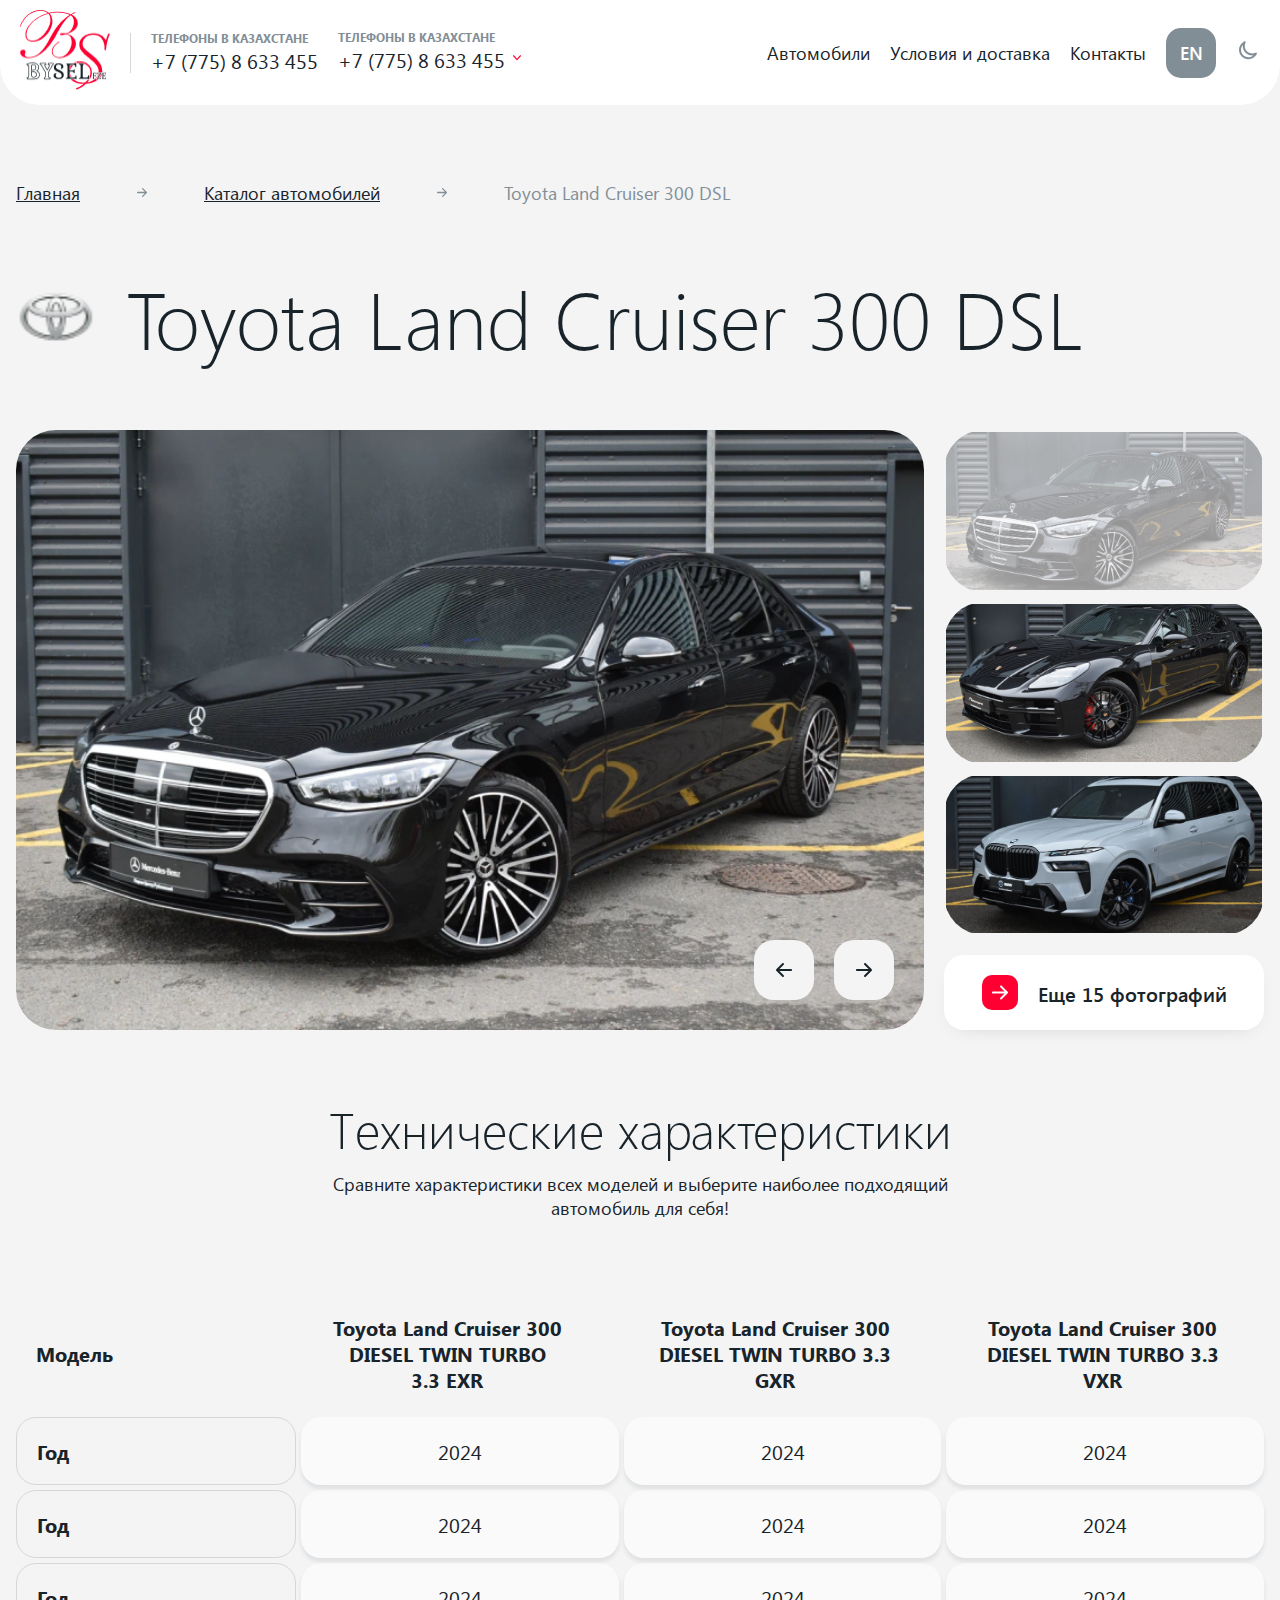
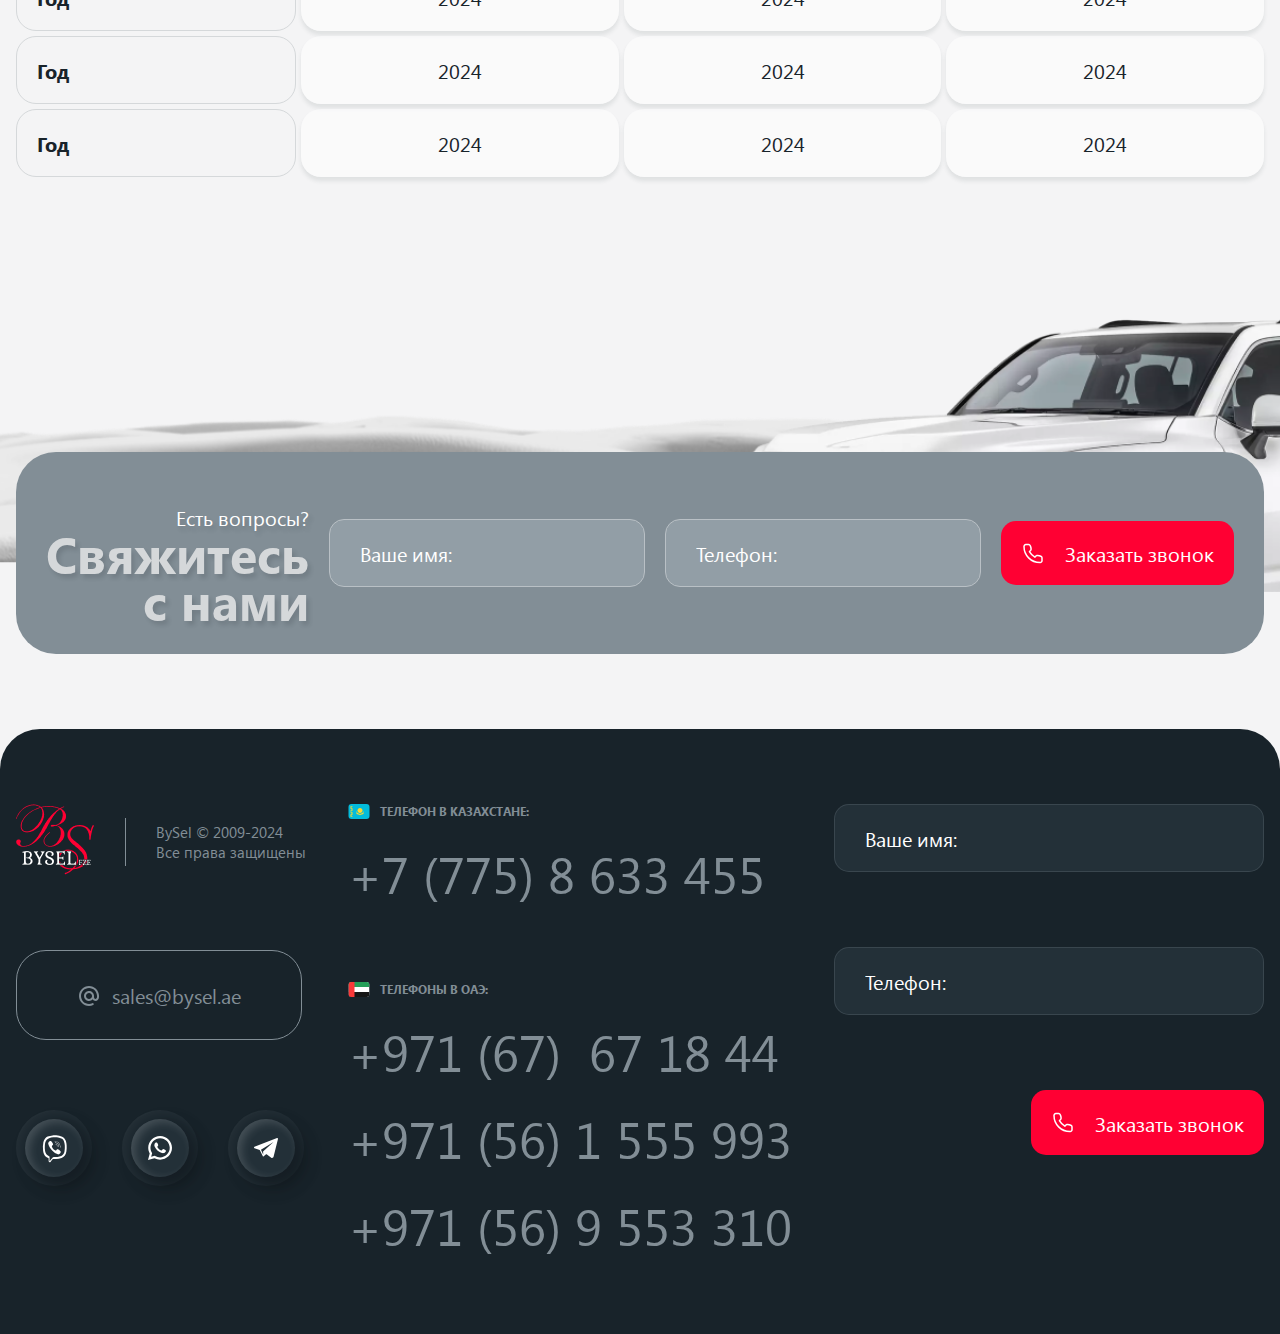
<file: ProductPage.html>
<!doctype html>
<html lang="en">
<head>
    <meta charset="UTF-8">
    <meta name="viewport"
          content="width=device-width, user-scalable=no, initial-scale=1.0, maximum-scale=1.0, minimum-scale=1.0">
    <meta http-equiv="X-UA-Compatible" content="ie=edge">
    <link rel="stylesheet" href="./fancybox.css">
    <link rel="stylesheet" href="./swiper-bundle.min.css">
    <link rel="stylesheet" href="style.css">
    <title>Document</title>
</head>
<body class="light-theme">
<div class="overlay"></div>
<div class="mobile-menu">
    <div class="mobile-menu-container">
        <div class="close-btn">
            <svg xmlns="http://www.w3.org/2000/svg" width="24" height="24" viewBox="0 0 24 24" fill="none">
                <path d="M5.29289 5.29289C5.68342 4.90237 6.31658 4.90237 6.70711 5.29289L12 10.5858L17.2929 5.29289C17.6834 4.90237 18.3166 4.90237 18.7071 5.29289C19.0976 5.68342 19.0976 6.31658 18.7071 6.70711L13.4142 12L18.7071 17.2929C19.0976 17.6834 19.0976 18.3166 18.7071 18.7071C18.3166 19.0976 17.6834 19.0976 17.2929 18.7071L12 13.4142L6.70711 18.7071C6.31658 19.0976 5.68342 19.0976 5.29289 18.7071C4.90237 18.3166 4.90237 17.6834 5.29289 17.2929L10.5858 12L5.29289 6.70711C4.90237 6.31658 4.90237 5.68342 5.29289 5.29289Z" fill="#828E96"/>
            </svg>
        </div>
        <div class="mobile-menu-body">
            <a href="#" class="nav-link">Автомобили</a>
            <div class="line"></div>
            <a href="#" class="nav-link">Условия и доставка</a>
            <div class="line"></div>
            <a href="#" class="nav-link">Аксессуары</a>
            <div class="line"></div>
            <a href="#" class="nav-link">Контакты</a>
            <div class="phone-container">
                <span class="chapter">Телефон в ОАЭ:</span>
                <div class="phone-inner">
                        <span class="country">
                            <svg xmlns="http://www.w3.org/2000/svg" width="21" height="15" viewBox="0 0 21 15" fill="none">
                              <g clip-path="url(#clip0_305_2951)">
                                <path d="M19 0H2C0.89543 0 0 0.89543 0 2V13C0 14.1046 0.89543 15 2 15H19C20.1046 15 21 14.1046 21 13V2C21 0.89543 20.1046 0 19 0Z" fill="white"/>
                                <path fill-rule="evenodd" clip-rule="evenodd" d="M0 10H21V15H0V10Z" fill="#151515"/>
                                <path fill-rule="evenodd" clip-rule="evenodd" d="M0 0H21V5H0V0Z" fill="#249F58"/>
                                <path fill-rule="evenodd" clip-rule="evenodd" d="M0 0V15H6V0H0Z" fill="#F93939"/>
                              </g>
                              <defs>
                                <clipPath id="clip0_305_2951">
                                  <rect width="21" height="15" rx="3" fill="white"/>
                                </clipPath>
                              </defs>
                            </svg>
                        </span>
                    <ul>
                        <li><a href="tel:+97167671844">+971 (67) 67 18 44</a></li>
                        <li><a href="tel:+971561555993">+971 (56) 1 555 993</a></li>
                        <li><a href="tel:+971569553310">+971 (56) 9 553 310</a></li>
                    </ul>
                </div>
            </div>
            <div class="phone-container">
                <span class="chapter">Телефон в казахстане:</span>
                <div class="phone-inner">
                    <span class="country">
                        <svg xmlns="http://www.w3.org/2000/svg" width="21" height="15" viewBox="0 0 21 15" fill="none">
                          <rect width="21" height="15" rx="3" fill="#03BCDB"/>
                          <path d="M11.5 9C12.8807 9 14 7.88071 14 6.5C14 5.11929 12.8807 4 11.5 4C10.1193 4 9 5.11929 9 6.5C9 7.88071 10.1193 9 11.5 9Z" fill="#FFDA2C"/>
                          <path fill-rule="evenodd" clip-rule="evenodd" d="M8 7L9 9L11.5 10L14 9L15 7V10L11.5 11L8 10V7Z" fill="#FFDA2C"/>
                          <path fill-rule="evenodd" clip-rule="evenodd" d="M2 2.495C2 2.222 2.232 2 2.5 2C2.776 2 3 2.216 3 2.495V4.505C3 4.778 2.768 5 2.5 5C2.224 5 2 4.784 2 4.505V2.495ZM3 4.495C3 4.222 3.232 4 3.5 4C3.776 4 4 4.216 4 4.495V6.505C4 6.778 3.768 7 3.5 7C3.224 7 3 6.784 3 6.505V4.495ZM3 8.495C3 8.222 3.232 8 3.5 8C3.776 8 4 8.216 4 8.495V10.505C4 10.778 3.768 11 3.5 11C3.224 11 3 10.784 3 10.505V8.495ZM2 10.495C2 10.222 2.232 10 2.5 10C2.776 10 3 10.216 3 10.495V12.505C3 12.778 2.768 13 2.5 13C2.224 13 2 12.784 2 12.505V10.495ZM2 6.5C2 6.224 2.232 6 2.5 6C2.776 6 3 6.232 3 6.5C3 6.776 2.768 7 2.5 7C2.224 7 2 6.768 2 6.5ZM3 2.5C3 2.224 3.232 2 3.5 2C3.776 2 4 2.232 4 2.5C4 2.776 3.768 3 3.5 3C3.224 3 3 2.768 3 2.5ZM2 7.5C2 7.224 2.232 7 2.5 7C2.776 7 3 7.232 3 7.5C3 7.776 2.768 8 2.5 8C2.224 8 2 7.768 2 7.5ZM3 12.5C3 12.224 3.232 12 3.5 12C3.776 12 4 12.232 4 12.5C4 12.776 3.768 13 3.5 13C3.224 13 3 12.768 3 12.5ZM2 8.5C2 8.224 2.232 8 2.5 8C2.776 8 3 8.232 3 8.5C3 8.776 2.768 9 2.5 9C2.224 9 2 8.768 2 8.5Z" fill="#FFDA2C"/>
                        </svg>
                    </span>
                    <ul>
                        <li><a href="tel:+77758633455">+7 (775) 8 633 455</a></li>
                    </ul>
                </div>
            </div>
            <button class="callback-manager-btn">
                <svg xmlns="http://www.w3.org/2000/svg" width="25" height="24" viewBox="0 0 25 24" fill="none">
                    <path d="M21.4994 16.4767V19.1864C21.5036 20.2223 20.5722 21.0873 19.5264 20.9929C10.5 21 3.5 13.935 3.50706 4.96919C3.41287 3.92895 4.27358 3.00106 5.30811 3.00009H8.02325C8.46247 2.99577 8.88828 3.151 9.22131 3.43684C10.1681 4.24949 10.7771 7.00777 10.5428 8.10428C10.3599 8.96036 9.4969 9.55929 8.91019 10.1448C10.1986 12.4062 12.0746 14.2785 14.3405 15.5644C14.9272 14.9788 15.5273 14.1176 16.3851 13.935C17.4855 13.7008 20.2615 14.3106 21.0709 15.264C21.3579 15.6021 21.5104 16.0337 21.4994 16.4767Z" stroke="white" stroke-width="1.5" stroke-linecap="round" stroke-linejoin="round"/>
                </svg>
                <span>Заказать звонок</span>
            </button>
            <div class="line"></div>
            <div class="lang-container">
                <span>Язык:</span>
                <div class="lang">EN</div>
                <div class="lang active">RU</div>
            </div>
            <button class="theme-button">
                    <span class="light-theme-icon mode-icon active">
                        <svg xmlns="http://www.w3.org/2000/svg" width="24" height="25" viewBox="0 0 24 25" fill="none">
                          <path d="M9.36077 3.56465C9.6659 3.86977 9.74089 4.3362 9.54678 4.72158C9.04068 5.72644 8.75521 6.8621 8.75521 8.06732C8.75521 12.1814 12.0903 15.5165 16.2044 15.5165C17.4097 15.5165 18.5453 15.2311 19.5502 14.725C19.9356 14.5309 20.402 14.6059 20.7071 14.911C21.0122 15.2161 21.0872 15.6825 20.8931 16.0679C19.3396 19.1524 16.1428 21.2718 12.4492 21.2718C7.23056 21.2718 3 17.0412 3 11.8225C3 8.12894 5.11941 4.93214 8.20384 3.37864C8.58923 3.18454 9.05565 3.25953 9.36077 3.56465ZM6.8217 6.94135C5.68637 8.24916 5 9.95606 5 11.8225C5 15.9366 8.33513 19.2718 12.4492 19.2718C14.3157 19.2718 16.0226 18.5854 17.3304 17.4501C16.9611 17.494 16.5853 17.5165 16.2044 17.5165C10.9858 17.5165 6.75521 13.286 6.75521 8.06732C6.75521 7.68647 6.77779 7.31071 6.8217 6.94135Z" fill="#828E96"/>
                        </svg>
                    </span>
                <span class="dark-theme-icon mode-icon">
                        <svg xmlns="http://www.w3.org/2000/svg" width="24" height="25" viewBox="0 0 24 25" fill="none">
                          <path d="M12 2.27148C12.5523 2.27148 13 2.7192 13 3.27148V4.27148C13 4.82377 12.5523 5.27148 12 5.27148C11.4477 5.27148 11 4.82377 11 4.27148V3.27148C11 2.7192 11.4477 2.27148 12 2.27148ZM19.0711 5.20041C19.4616 5.59093 19.4616 6.2241 19.0711 6.61462L18.364 7.32173C17.9735 7.71225 17.3403 7.71225 16.9498 7.32173C16.5593 6.93121 16.5593 6.29804 16.9498 5.90752L17.6569 5.20041C18.0474 4.80989 18.6806 4.80989 19.0711 5.20041ZM4.92893 5.20041C5.31945 4.80989 5.95262 4.80989 6.34314 5.20041L7.05025 5.90752C7.44077 6.29804 7.44077 6.93121 7.05025 7.32173C6.65972 7.71226 6.02656 7.71226 5.63603 7.32173L4.92893 6.61462C4.5384 6.2241 4.5384 5.59093 4.92893 5.20041ZM12 8.27148C9.79086 8.27148 8 10.0623 8 12.2715C8 14.4806 9.79086 16.2715 12 16.2715C14.2091 16.2715 16 14.4806 16 12.2715C16 10.0623 14.2091 8.27148 12 8.27148ZM6 12.2715C6 8.95778 8.68629 6.27148 12 6.27148C15.3137 6.27148 18 8.95778 18 12.2715C18 15.5852 15.3137 18.2715 12 18.2715C8.68629 18.2715 6 15.5852 6 12.2715ZM2 12.2715C2 11.7192 2.44772 11.2715 3 11.2715H4C4.55228 11.2715 5 11.7192 5 12.2715C5 12.8238 4.55228 13.2715 4 13.2715H3C2.44772 13.2715 2 12.8238 2 12.2715ZM19 12.2715C19 11.7192 19.4477 11.2715 20 11.2715H21C21.5523 11.2715 22 11.7192 22 12.2715C22 12.8238 21.5523 13.2715 21 13.2715H20C19.4477 13.2715 19 12.8238 19 12.2715ZM5.63603 17.2212C6.02656 16.8307 6.65972 16.8307 7.05025 17.2212C7.44077 17.6117 7.44077 18.2449 7.05025 18.6354L6.34314 19.3425C5.95262 19.7331 5.31945 19.7331 4.92893 19.3425C4.5384 18.952 4.5384 18.3189 4.92893 17.9283L5.63603 17.2212ZM16.9498 18.6354C16.5593 18.2449 16.5593 17.6117 16.9498 17.2212C17.3403 16.8307 17.9735 16.8307 18.364 17.2212L19.0711 17.9283C19.4616 18.3189 19.4616 18.952 19.0711 19.3425C18.6806 19.7331 18.0474 19.7331 17.6569 19.3425L16.9498 18.6354ZM12 19.2715C12.5523 19.2715 13 19.7192 13 20.2715V21.2715C13 21.8238 12.5523 22.2715 12 22.2715C11.4477 22.2715 11 21.8238 11 21.2715V20.2715C11 19.7192 11.4477 19.2715 12 19.2715Z" fill="white"/>
                        </svg>
                    </span>
                <span class="theme-button-text">Темная тема</span>
            </button>
        </div>
    </div>
</div>
<div class="callback-modal callback-manager-modal">
    <div class="callback-modal-body">
            <span class="close-btn">
            <svg xmlns="http://www.w3.org/2000/svg" width="60" height="60" viewBox="0 0 60 60" fill="none">
              <path d="M13.2322 13.2322C14.2085 12.2559 15.7915 12.2559 16.7678 13.2322L30 26.4645L43.2322 13.2322C44.2085 12.2559 45.7915 12.2559 46.7678 13.2322C47.7441 14.2086 47.7441 15.7915 46.7678 16.7678L33.5355 30L46.7678 43.2322C47.7441 44.2086 47.7441 45.7915 46.7678 46.7678C45.7915 47.7441 44.2085 47.7441 43.2322 46.7678L30 33.5355L16.7678 46.7678C15.7915 47.7441 14.2085 47.7441 13.2322 46.7678C12.2559 45.7915 12.2559 44.2086 13.2322 43.2322L26.4645 30L13.2322 16.7678C12.2559 15.7915 12.2559 14.2086 13.2322 13.2322Z" fill="white"/>
            </svg>
        </span>
        <form>
            <p class="title">Сообщение для менеджера</p>
            <div class="input-row">
                <input type="text" placeholder="Ваше имя">
                <input type="text" placeholder="E-mail">
            </div>
            <textarea placeholder="Текст сообщения:"></textarea>
            <div class="submit-row">
                <div class="agreement">
                    <label class="switch">
                        <input type="checkbox" class="agreement-check">
                        <span class="slider round"></span>
                    </label>
                    <p>Я даю согласие на обработку персональных данных в соответствии с законодательством Российской Федерации</p>
                </div>
                <button type="submit">
                    <svg xmlns="http://www.w3.org/2000/svg" width="24" height="24" viewBox="0 0 24 24" fill="none">
                        <path d="M2 6C2 4.89543 2.89543 4 4 4H20C21.1046 4 22 4.89543 22 6V17C22 18.1046 21.1046 19 20 19H15.4142L12.7071 21.7071C12.3166 22.0976 11.6834 22.0976 11.2929 21.7071L8.58579 19H4C2.89543 19 2 18.1046 2 17V6ZM20 6H4V17H9C9.26522 17 9.51957 17.1054 9.70711 17.2929L12 19.5858L14.2929 17.2929C14.4804 17.1054 14.7348 17 15 17H20V6Z" fill="white"/>
                        <path d="M13.5 11.5C13.5 12.3284 12.8284 13 12 13C11.1716 13 10.5 12.3284 10.5 11.5C10.5 10.6716 11.1716 10 12 10C12.8284 10 13.5 10.6716 13.5 11.5Z" fill="white"/>
                        <path d="M17.5 11.5C17.5 12.3284 16.8284 13 16 13C15.1716 13 14.5 12.3284 14.5 11.5C14.5 10.6716 15.1716 10 16 10C16.8284 10 17.5 10.6716 17.5 11.5Z" fill="white"/>
                        <path d="M9.5 11.5C9.5 12.3284 8.82843 13 8 13C7.17157 13 6.5 12.3284 6.5 11.5C6.5 10.6716 7.17157 10 8 10C8.82843 10 9.5 10.6716 9.5 11.5Z" fill="white"/>
                    </svg>
                    <span>Отправить сообщение</span>
                </button>
            </div>
        </form>
    </div>

</div>
<header class="header">
    <div class="content">
        <div class="header-container">
            <div class="logo-column">
                <a href="#" class="logo">
                    <img src="./assets/images/logo.png" alt="logo" width="90" height="80">
                </a>
                <a href="#" class="dark-theme-logo">
                    <img src="./assets/images/logo-dark-theme.png" alt="logo" width="90" height="80">
                </a>
                <h1 class="description">Заказ авто <br>с доставкой</h1>
                <div class="line"></div>
                <div class="phone-container">
                    <span>телефоны в казахстане</span>
                    <a href="tel:+77758633455">+7 (775) 8 633 455</a>
                </div>
                <div class="phone-container">
                    <span>телефоны в казахстане</span>
                    <div class="phone-select">
                        <div class="ph-select header-phones">
                            <p>+7 (775) 8 633 455</p>
                        </div>
                        <div class="phone-select-wrapper">
                            <a href="tel:+77758633455">+7 (775) 8 633 455</a>
                            <a href="tel:+77758633455">+7 (775) 8 633 455</a>
                        </div>
                    </div>
                </div>
            </div>
            <div class="nav">
                <a class="nav-link" href="#">Автомобили</a>
                <a class="nav-link" href="#">Условия и доставка</a>
                <a class="nav-link" href="#">Контакты</a>
                <div class="lang">EN</div>
                <a href="#" class="phone-btn">
                    <svg xmlns="http://www.w3.org/2000/svg" width="24" height="24" viewBox="0 0 24 24" fill="none">
                        <path d="M20.9994 16.4767V19.1864C21.0036 20.2223 20.0722 21.0873 19.0264 20.9929C10 21 3 13.935 3.00706 4.96919C2.91287 3.92895 3.77358 3.00106 4.80811 3.00009H7.52325C7.96247 2.99577 8.38828 3.151 8.72131 3.43684C9.66813 4.24949 10.2771 7.00777 10.0428 8.10428C9.85987 8.96036 8.9969 9.55929 8.41019 10.1448C9.69858 12.4062 11.5746 14.2785 13.8405 15.5644C14.4272 14.9788 15.0273 14.1176 15.8851 13.935C16.9855 13.7008 19.7615 14.3106 20.5709 15.264C20.8579 15.6021 21.0104 16.0337 20.9994 16.4767Z" stroke="white" stroke-width="1.5" stroke-linecap="round" stroke-linejoin="round"/>
                    </svg>
                </a>
                <div class="burger-btn">
                    <div class="line"></div>
                    <div class="line"></div>
                </div>
                <div class="theme-mode">
                        <span class="light-mode-icon mode-icon active">
                            <svg xmlns="http://www.w3.org/2000/svg" width="24" height="25" viewBox="0 0 24 25" fill="none">
                              <path d="M9.36077 3.56465C9.6659 3.86977 9.74089 4.3362 9.54678 4.72158C9.04068 5.72644 8.75521 6.8621 8.75521 8.06732C8.75521 12.1814 12.0903 15.5165 16.2044 15.5165C17.4097 15.5165 18.5453 15.2311 19.5502 14.725C19.9356 14.5309 20.402 14.6059 20.7071 14.911C21.0122 15.2161 21.0872 15.6825 20.8931 16.0679C19.3396 19.1524 16.1428 21.2718 12.4492 21.2718C7.23056 21.2718 3 17.0412 3 11.8225C3 8.12894 5.11941 4.93214 8.20384 3.37864C8.58923 3.18454 9.05565 3.25953 9.36077 3.56465ZM6.8217 6.94135C5.68637 8.24916 5 9.95606 5 11.8225C5 15.9366 8.33513 19.2718 12.4492 19.2718C14.3157 19.2718 16.0226 18.5854 17.3304 17.4501C16.9611 17.494 16.5853 17.5165 16.2044 17.5165C10.9858 17.5165 6.75521 13.286 6.75521 8.06732C6.75521 7.68647 6.77779 7.31071 6.8217 6.94135Z" fill="#828E96"/>
                            </svg>
                        </span>
                    <span class="dark-mode-icon mode-icon">
                            <svg xmlns="http://www.w3.org/2000/svg" width="24" height="25" viewBox="0 0 24 25" fill="none">
                              <path d="M12 2.27148C12.5523 2.27148 13 2.7192 13 3.27148V4.27148C13 4.82377 12.5523 5.27148 12 5.27148C11.4477 5.27148 11 4.82377 11 4.27148V3.27148C11 2.7192 11.4477 2.27148 12 2.27148ZM19.0711 5.20041C19.4616 5.59093 19.4616 6.2241 19.0711 6.61462L18.364 7.32173C17.9735 7.71225 17.3403 7.71225 16.9498 7.32173C16.5593 6.93121 16.5593 6.29804 16.9498 5.90752L17.6569 5.20041C18.0474 4.80989 18.6806 4.80989 19.0711 5.20041ZM4.92893 5.20041C5.31945 4.80989 5.95262 4.80989 6.34314 5.20041L7.05025 5.90752C7.44077 6.29804 7.44077 6.93121 7.05025 7.32173C6.65972 7.71226 6.02656 7.71226 5.63603 7.32173L4.92893 6.61462C4.5384 6.2241 4.5384 5.59093 4.92893 5.20041ZM12 8.27148C9.79086 8.27148 8 10.0623 8 12.2715C8 14.4806 9.79086 16.2715 12 16.2715C14.2091 16.2715 16 14.4806 16 12.2715C16 10.0623 14.2091 8.27148 12 8.27148ZM6 12.2715C6 8.95778 8.68629 6.27148 12 6.27148C15.3137 6.27148 18 8.95778 18 12.2715C18 15.5852 15.3137 18.2715 12 18.2715C8.68629 18.2715 6 15.5852 6 12.2715ZM2 12.2715C2 11.7192 2.44772 11.2715 3 11.2715H4C4.55228 11.2715 5 11.7192 5 12.2715C5 12.8238 4.55228 13.2715 4 13.2715H3C2.44772 13.2715 2 12.8238 2 12.2715ZM19 12.2715C19 11.7192 19.4477 11.2715 20 11.2715H21C21.5523 11.2715 22 11.7192 22 12.2715C22 12.8238 21.5523 13.2715 21 13.2715H20C19.4477 13.2715 19 12.8238 19 12.2715ZM5.63603 17.2212C6.02656 16.8307 6.65972 16.8307 7.05025 17.2212C7.44077 17.6117 7.44077 18.2449 7.05025 18.6354L6.34314 19.3425C5.95262 19.7331 5.31945 19.7331 4.92893 19.3425C4.5384 18.952 4.5384 18.3189 4.92893 17.9283L5.63603 17.2212ZM16.9498 18.6354C16.5593 18.2449 16.5593 17.6117 16.9498 17.2212C17.3403 16.8307 17.9735 16.8307 18.364 17.2212L19.0711 17.9283C19.4616 18.3189 19.4616 18.952 19.0711 19.3425C18.6806 19.7331 18.0474 19.7331 17.6569 19.3425L16.9498 18.6354ZM12 19.2715C12.5523 19.2715 13 19.7192 13 20.2715V21.2715C13 21.8238 12.5523 22.2715 12 22.2715C11.4477 22.2715 11 21.8238 11 21.2715V20.2715C11 19.7192 11.4477 19.2715 12 19.2715Z" fill="white"/>
                            </svg>
                        </span>
                </div>
            </div>
        </div>
    </div>
</header>
<main>
    <div class="pagination">
        <div class="content">
            <ul>
                <li>
                    <a href="/">Главная</a>
                </li>
                <li>
                    <svg xmlns="http://www.w3.org/2000/svg" width="24" height="25" viewBox="0 0 24 25" fill="none">
                        <path d="M12.1831 8.18829C12.4271 7.93724 12.8229 7.93724 13.0669 8.18829L16.8169 12.0454C16.9342 12.166 17 12.3295 17 12.5C17 12.6705 16.9342 12.834 16.8169 12.9546L13.0669 16.8117C12.8229 17.0628 12.4271 17.0628 12.1831 16.8117C11.939 16.5607 11.939 16.1536 12.1831 15.9026L14.8661 13.1429L7.625 13.1429C7.27982 13.1429 7 12.855 7 12.5C7 12.145 7.27982 11.8571 7.625 11.8571L14.8661 11.8571L12.1831 9.09743C11.939 8.84637 11.939 8.43934 12.1831 8.18829Z" fill="#828E96"/>
                    </svg>
                </li>
                <li>
                    <a href="/">Каталог автомобилей</a>
                </li>
                <li>
                    <svg xmlns="http://www.w3.org/2000/svg" width="24" height="25" viewBox="0 0 24 25" fill="none">
                        <path d="M12.1831 8.18829C12.4271 7.93724 12.8229 7.93724 13.0669 8.18829L16.8169 12.0454C16.9342 12.166 17 12.3295 17 12.5C17 12.6705 16.9342 12.834 16.8169 12.9546L13.0669 16.8117C12.8229 17.0628 12.4271 17.0628 12.1831 16.8117C11.939 16.5607 11.939 16.1536 12.1831 15.9026L14.8661 13.1429L7.625 13.1429C7.27982 13.1429 7 12.855 7 12.5C7 12.145 7.27982 11.8571 7.625 11.8571L14.8661 11.8571L12.1831 9.09743C11.939 8.84637 11.939 8.43934 12.1831 8.18829Z" fill="#828E96"/>
                    </svg>
                </li>
                <li><a href="#">Toyota Land Cruiser 300 DSL</a></li>
            </ul>
        </div>
    </div>

    <div class="product-page-content">
        <div class="content">
            <div class="title-row">
                <img src="./assets/images/toyota-logo.png" alt="logo" width="80px" height="53px">
                <h1>Toyota Land Cruiser 300 DSL</h1>
            </div>
            <div class="gallery-container">
                <div class="swiper gallery">
                    <div class="swiper-wrapper">
                        <div class="swiper-slide">
                            <div class="gallery-content" data-fancybox="gallery" data-src="./assets/images/offer-mers.png">
                                <img src="./assets/images/offer-mers.png" alt="product-image"/>
                            </div>
                        </div>
                        <div class="swiper-slide" >
                            <div class="gallery-content" data-fancybox="gallery" data-src="./assets/images/offer-porshe.png">
                                <img src="./assets/images/offer-porshe.png" alt="product-image"/>
                            </div>
                        </div>
                        <div class="swiper-slide">
                            <div class="gallery-content" data-fancybox="gallery" data-src="./assets/images/offer-bmw.png">
                                <img src="./assets/images/offer-bmw.png" alt="product-image"/>
                            </div>
                        </div>
                        <div class="swiper-slide">
                            <div class="gallery-content" data-fancybox="gallery" data-src="./assets/images/toyota-dark.png">
                                <img src="./assets/images/toyota-dark.png" alt="product-image"/>
                            </div>
                        </div>
                        <div class="swiper-slide">
                            <div class="gallery-content" data-fancybox="gallery" data-src="./assets/images/mers-dark.png">
                                <img src="./assets/images/mers-dark.png" alt="product-image"/>
                            </div>
                        </div>
                    </div>
                    <div class="gallery-navigation">
                        <div class="zoom">
                            <span>Увеличить</span>
                            <svg xmlns="http://www.w3.org/2000/svg" width="24" height="24" viewBox="0 0 24 24" fill="none">
                                <path d="M10 4C6.68629 4 4 6.68629 4 10C4 13.3137 6.68629 16 10 16C13.3137 16 16 13.3137 16 10C16 6.68629 13.3137 4 10 4ZM2 10C2 5.58172 5.58172 2 10 2C14.4183 2 18 5.58172 18 10C18 11.8487 17.3729 13.551 16.3199 14.9056L21.7071 20.2929C22.0976 20.6834 22.0976 21.3166 21.7071 21.7071C21.3166 22.0976 20.6834 22.0976 20.2929 21.7071L14.9056 16.3199C13.551 17.3729 11.8487 18 10 18C5.58172 18 2 14.4183 2 10ZM10 7C10.5523 7 11 7.44772 11 8V9H12C12.5523 9 13 9.44772 13 10C13 10.5523 12.5523 11 12 11H11V12C11 12.5523 10.5523 13 10 13C9.44772 13 9 12.5523 9 12V11H8C7.44772 11 7 10.5523 7 10C7 9.44772 7.44772 9 8 9H9V8C9 7.44772 9.44772 7 10 7Z" fill="#18232A"/>
                            </svg>
                        </div>
                        <div class="gallery-btn-prev">
                            <svg xmlns="http://www.w3.org/2000/svg" width="24" height="24" viewBox="0 0 24 24" fill="none">
                                <path d="M11.7071 5.29289C11.3166 4.90237 10.6834 4.90237 10.2929 5.29289L4.29289 11.2929C4.10536 11.4804 4 11.7348 4 12C4 12.2652 4.10536 12.5196 4.29289 12.7071L10.2929 18.7071C10.6834 19.0976 11.3166 19.0976 11.7071 18.7071C12.0976 18.3166 12.0976 17.6834 11.7071 17.2929L7.41421 13L19 13C19.5523 13 20 12.5523 20 12C20 11.4477 19.5523 11 19 11L7.41421 11L11.7071 6.70711C12.0976 6.31658 12.0976 5.68342 11.7071 5.29289Z" fill="#18232A"/>
                            </svg>
                        </div>
                        <div class="gallery-btn-next">
                            <svg xmlns="http://www.w3.org/2000/svg" width="24" height="24" viewBox="0 0 24 24" fill="none">
                                <path d="M12.2929 5.29289C12.6834 4.90237 13.3166 4.90237 13.7071 5.29289L19.7071 11.2929C19.8946 11.4804 20 11.7348 20 12C20 12.2652 19.8946 12.5196 19.7071 12.7071L13.7071 18.7071C13.3166 19.0976 12.6834 19.0976 12.2929 18.7071C11.9024 18.3166 11.9024 17.6834 12.2929 17.2929L16.5858 13L5 13C4.44772 13 4 12.5523 4 12C4 11.4477 4.44772 11 5 11L16.5858 11L12.2929 6.70711C11.9024 6.31658 11.9024 5.68342 12.2929 5.29289Z" fill="#18232A"/>
                            </svg>
                        </div>
                    </div>
                </div>
                <div class="gallery-mini-wrap">
                    <div thumbsSlider="" class="swiper gallery-mini">
                        <div class="swiper-wrapper">
                            <div class="swiper-slide">
                                <img src="./assets/images/offer-mers.png" alt="product-image"/>
                                <div class="zoom-icon">
                                    <svg xmlns="http://www.w3.org/2000/svg" width="24" height="24" viewBox="0 0 24 24" fill="none">
                                        <path d="M10 4C6.68629 4 4 6.68629 4 10C4 13.3137 6.68629 16 10 16C13.3137 16 16 13.3137 16 10C16 6.68629 13.3137 4 10 4ZM2 10C2 5.58172 5.58172 2 10 2C14.4183 2 18 5.58172 18 10C18 11.8487 17.3729 13.551 16.3199 14.9056L21.7071 20.2929C22.0976 20.6834 22.0976 21.3166 21.7071 21.7071C21.3166 22.0976 20.6834 22.0976 20.2929 21.7071L14.9056 16.3199C13.551 17.3729 11.8487 18 10 18C5.58172 18 2 14.4183 2 10ZM10 7C10.5523 7 11 7.44772 11 8V9H12C12.5523 9 13 9.44772 13 10C13 10.5523 12.5523 11 12 11H11V12C11 12.5523 10.5523 13 10 13C9.44772 13 9 12.5523 9 12V11H8C7.44772 11 7 10.5523 7 10C7 9.44772 7.44772 9 8 9H9V8C9 7.44772 9.44772 7 10 7Z" fill="#18232A"/>
                                    </svg>
                                </div>
                            </div>
                            <div class="swiper-slide" >
                                <img src="./assets/images/offer-porshe.png" alt="product-image"/>
                                <div class="zoom-icon">
                                    <svg xmlns="http://www.w3.org/2000/svg" width="24" height="24" viewBox="0 0 24 24" fill="none">
                                        <path d="M10 4C6.68629 4 4 6.68629 4 10C4 13.3137 6.68629 16 10 16C13.3137 16 16 13.3137 16 10C16 6.68629 13.3137 4 10 4ZM2 10C2 5.58172 5.58172 2 10 2C14.4183 2 18 5.58172 18 10C18 11.8487 17.3729 13.551 16.3199 14.9056L21.7071 20.2929C22.0976 20.6834 22.0976 21.3166 21.7071 21.7071C21.3166 22.0976 20.6834 22.0976 20.2929 21.7071L14.9056 16.3199C13.551 17.3729 11.8487 18 10 18C5.58172 18 2 14.4183 2 10ZM10 7C10.5523 7 11 7.44772 11 8V9H12C12.5523 9 13 9.44772 13 10C13 10.5523 12.5523 11 12 11H11V12C11 12.5523 10.5523 13 10 13C9.44772 13 9 12.5523 9 12V11H8C7.44772 11 7 10.5523 7 10C7 9.44772 7.44772 9 8 9H9V8C9 7.44772 9.44772 7 10 7Z" fill="#18232A"/>
                                    </svg>
                                </div>
                            </div>
                            <div class="swiper-slide">
                                <img src="./assets/images/offer-bmw.png" alt="product-image"/>
                                <div class="zoom-icon">
                                    <svg xmlns="http://www.w3.org/2000/svg" width="24" height="24" viewBox="0 0 24 24" fill="none">
                                        <path d="M10 4C6.68629 4 4 6.68629 4 10C4 13.3137 6.68629 16 10 16C13.3137 16 16 13.3137 16 10C16 6.68629 13.3137 4 10 4ZM2 10C2 5.58172 5.58172 2 10 2C14.4183 2 18 5.58172 18 10C18 11.8487 17.3729 13.551 16.3199 14.9056L21.7071 20.2929C22.0976 20.6834 22.0976 21.3166 21.7071 21.7071C21.3166 22.0976 20.6834 22.0976 20.2929 21.7071L14.9056 16.3199C13.551 17.3729 11.8487 18 10 18C5.58172 18 2 14.4183 2 10ZM10 7C10.5523 7 11 7.44772 11 8V9H12C12.5523 9 13 9.44772 13 10C13 10.5523 12.5523 11 12 11H11V12C11 12.5523 10.5523 13 10 13C9.44772 13 9 12.5523 9 12V11H8C7.44772 11 7 10.5523 7 10C7 9.44772 7.44772 9 8 9H9V8C9 7.44772 9.44772 7 10 7Z" fill="#18232A"/>
                                    </svg>
                                </div>
                            </div>
                            <div class="swiper-slide">
                                <img src="./assets/images/toyota-dark.png" alt="product-image"/>
                                <div class="zoom-icon">
                                    <svg xmlns="http://www.w3.org/2000/svg" width="24" height="24" viewBox="0 0 24 24" fill="none">
                                        <path d="M10 4C6.68629 4 4 6.68629 4 10C4 13.3137 6.68629 16 10 16C13.3137 16 16 13.3137 16 10C16 6.68629 13.3137 4 10 4ZM2 10C2 5.58172 5.58172 2 10 2C14.4183 2 18 5.58172 18 10C18 11.8487 17.3729 13.551 16.3199 14.9056L21.7071 20.2929C22.0976 20.6834 22.0976 21.3166 21.7071 21.7071C21.3166 22.0976 20.6834 22.0976 20.2929 21.7071L14.9056 16.3199C13.551 17.3729 11.8487 18 10 18C5.58172 18 2 14.4183 2 10ZM10 7C10.5523 7 11 7.44772 11 8V9H12C12.5523 9 13 9.44772 13 10C13 10.5523 12.5523 11 12 11H11V12C11 12.5523 10.5523 13 10 13C9.44772 13 9 12.5523 9 12V11H8C7.44772 11 7 10.5523 7 10C7 9.44772 7.44772 9 8 9H9V8C9 7.44772 9.44772 7 10 7Z" fill="#18232A"/>
                                    </svg>
                                </div>
                            </div>
                            <div class="swiper-slide">
                                <img src="./assets/images/mers-dark.png" alt="product-image"/>
                                <div class="zoom-icon">
                                    <svg xmlns="http://www.w3.org/2000/svg" width="24" height="24" viewBox="0 0 24 24" fill="none">
                                        <path d="M10 4C6.68629 4 4 6.68629 4 10C4 13.3137 6.68629 16 10 16C13.3137 16 16 13.3137 16 10C16 6.68629 13.3137 4 10 4ZM2 10C2 5.58172 5.58172 2 10 2C14.4183 2 18 5.58172 18 10C18 11.8487 17.3729 13.551 16.3199 14.9056L21.7071 20.2929C22.0976 20.6834 22.0976 21.3166 21.7071 21.7071C21.3166 22.0976 20.6834 22.0976 20.2929 21.7071L14.9056 16.3199C13.551 17.3729 11.8487 18 10 18C5.58172 18 2 14.4183 2 10ZM10 7C10.5523 7 11 7.44772 11 8V9H12C12.5523 9 13 9.44772 13 10C13 10.5523 12.5523 11 12 11H11V12C11 12.5523 10.5523 13 10 13C9.44772 13 9 12.5523 9 12V11H8C7.44772 11 7 10.5523 7 10C7 9.44772 7.44772 9 8 9H9V8C9 7.44772 9.44772 7 10 7Z" fill="#18232A"/>
                                    </svg>
                                </div>
                            </div>
                        </div>
                    </div>
                    <div class="more-photos" id="openGallery">
                        <div class="icon">
                            <svg xmlns="http://www.w3.org/2000/svg" width="16" height="15" viewBox="0 0 16 15" fill="none">
                                <path d="M8.29289 0.83635C8.68342 0.445826 9.31658 0.445826 9.70711 0.83635L15.7071 6.83635C15.8946 7.02389 16 7.27824 16 7.54346C16 7.80867 15.8946 8.06303 15.7071 8.25057L9.70711 14.2506C9.31658 14.6411 8.68342 14.6411 8.29289 14.2506C7.90237 13.86 7.90237 13.2269 8.29289 12.8364L12.5858 8.54346L1 8.54346C0.447715 8.54346 0 8.09574 0 7.54346C0 6.99117 0.447715 6.54346 1 6.54346L12.5858 6.54346L8.29289 2.25056C7.90237 1.86004 7.90237 1.22687 8.29289 0.83635Z" fill="white"/>
                            </svg>
                        </div>
                        <span>Еще 15 фотографий</span>
                    </div>
                </div>
            </div>
            <div class="params-title">
                <h2>Технические характеристики</h2>
                <p>Сравните характеристики всех моделей и выберите наиболее подходящий автомобиль для себя!</p>
            </div>
            <div class="params-table">
                <div class="table-title-row">
                    <div>Модель</div>
                    <div>Toyota Land Cruiser 300 DIESEL TWIN TURBO 3.3 EXR</div>
                    <div>Toyota Land Cruiser 300 DIESEL TWIN TURBO 3.3 GXR</div>
                    <div>Toyota Land Cruiser 300 DIESEL TWIN TURBO 3.3 VXR</div>
                </div>
                <div class="items-row">
                    <div class="item">Год</div>
                    <div class="item">2024</div>
                    <div class="item">2024</div>
                    <div class="item">2024</div>
                </div>
                <div class="items-row">
                    <div class="item">Год</div>
                    <div class="item">2024</div>
                    <div class="item">2024</div>
                    <div class="item">2024</div>
                </div>
                <div class="items-row">
                    <div class="item">Год</div>
                    <div class="item">2024</div>
                    <div class="item">2024</div>
                    <div class="item">2024</div>
                </div>
                <div class="items-row">
                    <div class="item">Год</div>
                    <div class="item">2024</div>
                    <div class="item">2024</div>
                    <div class="item">2024</div>
                </div>
                <div class="items-row">
                    <div class="item">Год</div>
                    <div class="item">2024</div>
                    <div class="item">2024</div>
                    <div class="item">2024</div>
                </div>
            </div>
        </div>
    </div>

    <div class="callback-form-container">
        <div class="content">
            <div class="contact-container">
                <form>
                    <p>
                        <span>Есть вопросы?</span><br>
                        Свяжитесь с нами
                    </p>
                    <input type="text" placeholder="Ваше имя:">
                    <input type="tel" placeholder="Телефон:">
                    <button type="submit">
                        <svg xmlns="http://www.w3.org/2000/svg" width="24" height="25" viewBox="0 0 24 25" fill="none">
                            <path d="M20.9994 17.0201V19.7299C21.0036 20.7657 20.0722 21.6307 19.0264 21.5364C10 21.5435 3 14.4784 3.00706 5.51264C2.91287 4.4724 3.77358 3.54452 4.80811 3.54354H7.52325C7.96247 3.53923 8.38828 3.69446 8.72131 3.9803C9.66813 4.79295 10.2771 7.55123 10.0428 8.64774C9.85987 9.50382 8.9969 10.1028 8.41019 10.6883C9.69858 12.9496 11.5746 14.822 13.8405 16.1078C14.4272 15.5223 15.0273 14.661 15.8851 14.4784C16.9855 14.2442 19.7615 14.8541 20.5709 15.8075C20.8579 16.1456 21.0104 16.5771 20.9994 17.0201Z" stroke="white" stroke-width="1.5" stroke-linecap="round" stroke-linejoin="round"/>
                        </svg>
                        <span>Заказать звонок</span>
                    </button>
                </form>
            </div>
        </div>
    </div>
</main>
<footer class="footer">
    <div class="content">
        <div class="company-col">
            <div class="logo-row">
                <a href="#">
                    <img src="./assets/images/logo-footer.png" alt="logo">
                </a>
                <div class="line"></div>
                <span>
                        BySel © 2009-2024 <br>
                        Все права защищены
                    </span>
            </div>
            <a href="mailto:sales@bysel.ae" class="email">
                <svg xmlns="http://www.w3.org/2000/svg" width="25" height="25" viewBox="0 0 25 25" fill="none">
                    <path fill-rule="evenodd" clip-rule="evenodd" d="M22.0138 12.5995C21.8655 7.20606 17.4468 2.87939 12.0176 2.87939C6.49475 2.87939 2.01759 7.35655 2.01759 12.8794C2.01759 18.4022 6.49475 22.8794 12.0176 22.8794C13.4691 22.8794 14.8788 22.5693 16.1718 21.9781C16.674 21.7485 16.895 21.1551 16.6654 20.6528C16.4357 20.1506 15.8424 19.9296 15.3401 20.1592C14.3069 20.6317 13.1807 20.8794 12.0176 20.8794C7.59932 20.8794 4.01759 17.2977 4.01759 12.8794C4.01759 8.46112 7.59932 4.87939 12.0176 4.87939C16.4359 4.87939 20.0176 8.46112 20.0176 12.8794V13.8794L20.0123 14.0483C19.9458 15.104 19.2624 15.8794 18.5176 15.8794C17.7336 15.8794 17.0176 15.0202 17.0176 13.8794V12.8794L17.013 12.6625C16.8994 10.0017 14.7063 7.87939 12.0176 7.87939C9.25617 7.87939 7.01759 10.118 7.01759 12.8794C7.01759 15.6408 9.25617 17.8794 12.0176 17.8794C13.4758 17.8794 14.7882 17.2552 15.7015 16.2597C16.3315 17.2364 17.3445 17.8794 18.5176 17.8794C20.495 17.8794 22.0176 16.0523 22.0176 13.8794V12.8794L22.0138 12.5995ZM9.01759 12.8794C9.01759 11.2225 10.3607 9.87939 12.0176 9.87939C13.6744 9.87939 15.0176 11.2225 15.0176 12.8794C15.0176 14.5362 13.6744 15.8794 12.0176 15.8794C10.3607 15.8794 9.01759 14.5362 9.01759 12.8794Z" fill="#828E96"/>
                </svg>
                <span>sales@bysel.ae</span>
            </a>
            <div class="social">
                <a href="#" class="viber">
                            <span class="circle">
                            </span>
                    <span class="circle2">
                                <svg xmlns="http://www.w3.org/2000/svg" width="54" height="54"
                                     viewBox="0 0 34 34" fill="none">
                                    <circle cx="17" cy="17" r="17" fill="none"/>
                                    <path d="M13.6216 24.3891C13.6216 24.153 13.6106 23.9157 13.6253 23.6796C13.6375 23.4886 13.5688 23.4022 13.3959 23.3429C12.3164 22.9713 11.4749 22.2799 10.9021 21.2401C10.5034 20.5163 10.2691 19.7307 10.1624 18.9076C9.92443 17.0628 9.92934 15.2206 10.3022 13.3939C10.4875 12.4857 10.842 11.651 11.4295 10.9415C11.8552 10.4255 12.3986 10.0862 12.9825 9.81657C13.9663 9.36246 15.0089 9.16122 16.0737 9.05672C16.8489 8.98061 17.6254 8.99222 18.3994 9.02705C19.6948 9.08639 20.9546 9.32118 22.1518 9.88365C23.3147 10.4293 24.0593 11.353 24.4727 12.5979C24.7695 13.4907 24.9069 14.4143 24.967 15.3548C25.0492 16.6487 24.9731 17.9323 24.7916 19.2108C24.6517 20.1964 24.323 21.1098 23.7183 21.8941C23.1969 22.5701 22.5345 23.032 21.7568 23.3119C20.6271 23.7196 19.4605 23.9079 18.2694 23.9724C17.6475 24.006 17.0305 23.9763 16.4122 23.9505C16.3031 23.9453 16.2332 23.9827 16.1669 24.0653C15.7867 24.5336 15.4039 25.0006 15.0188 25.465C14.8801 25.6327 14.7354 25.7966 14.5477 25.9062C14.192 26.1139 13.8264 25.9668 13.694 25.5618C13.5688 25.1786 13.6363 24.78 13.6216 24.3891ZM14.203 25.3373C14.2509 25.2999 14.268 25.2909 14.2815 25.2754C14.9206 24.5297 15.5671 23.7918 16.1939 23.0358C16.3926 22.7972 16.5913 22.6824 16.909 22.6965C18.3074 22.7585 19.685 22.6011 21.0331 22.1883C21.6133 22.0102 22.1334 21.729 22.5652 21.2788C23.1748 20.6415 23.4938 19.8494 23.6324 18.9773C23.8188 17.8008 23.8888 16.6165 23.8066 15.4232C23.7489 14.5898 23.6287 13.7706 23.3453 12.9862C23.0853 12.2651 22.7014 11.6407 22.0451 11.2472C21.4833 10.9105 20.881 10.6874 20.2517 10.5416C19.003 10.25 17.7395 10.2062 16.4699 10.2771C15.5941 10.3261 14.7391 10.4874 13.9111 10.7996C12.7249 11.2472 11.9411 12.0935 11.5694 13.3642C11.3756 14.026 11.2701 14.702 11.2406 15.3922C11.1903 16.5752 11.1499 17.7569 11.3805 18.927C11.6847 20.4712 12.4464 21.6322 13.9099 22.1715C14.1515 22.2605 14.2116 22.3831 14.2079 22.6333C14.1944 23.5209 14.203 24.4097 14.203 25.3373Z" fill="white"/>
                                    <path d="M19.7556 21.0787C19.6293 21.0826 19.514 21.0426 19.3999 20.9936C18.1229 20.4453 16.9711 19.688 15.9898 18.6676C14.8232 17.4562 13.9413 16.0501 13.4027 14.4104C13.2322 13.8931 13.339 13.4828 13.7339 13.1448C13.913 12.9913 14.097 12.8417 14.2884 12.7036C14.6392 12.4482 14.9925 12.4843 15.2783 12.8185C15.639 13.239 15.9689 13.688 16.2376 14.182C16.2952 14.2865 16.3394 14.4014 16.3762 14.5162C16.4584 14.7677 16.4252 14.9974 16.2265 15.1818C16.094 15.3057 15.9579 15.4257 15.8242 15.5469C15.6598 15.6979 15.6107 15.8849 15.6574 16.1094C15.8156 16.8705 16.2633 17.4278 16.8067 17.9168C17.1306 18.2083 17.4863 18.4431 17.9021 18.5683C18.118 18.6341 18.291 18.5773 18.4284 18.3954C18.5093 18.2883 18.5879 18.1799 18.6688 18.0742C18.8859 17.7878 19.2 17.6949 19.5091 17.8574C20.0979 18.1696 20.6094 18.6005 21.0927 19.0662C21.2485 19.2172 21.3294 19.4326 21.2485 19.6571C21.035 20.2557 20.672 20.724 20.115 21.0065C20.0046 21.0632 19.8808 21.0852 19.7556 21.0787Z" fill="white"/>
                                    <path d="M21.0804 16.4358C21.0448 16.5558 21.1418 16.7519 20.9737 16.7673C20.7872 16.7841 20.8535 16.5738 20.8449 16.4668C20.8044 15.9133 20.7357 15.3676 20.5076 14.8619C19.9421 13.6093 18.9939 12.9307 17.6813 12.8146C17.6139 12.8081 17.5452 12.812 17.4777 12.8043C17.3955 12.7939 17.3011 12.7798 17.3097 12.6624C17.317 12.5617 17.4017 12.5527 17.4789 12.5475C17.6703 12.5346 17.8604 12.5656 18.0481 12.5979C19.6759 12.8842 20.878 14.244 21.0338 15.9714C21.0485 16.1288 21.0657 16.2849 21.0804 16.4358Z" fill="white"/>
                                    <path d="M20.1298 16.0901C20.1298 16.1042 20.1311 16.1184 20.1298 16.1326C20.1212 16.2294 20.147 16.3623 20.0157 16.3687C19.8808 16.3752 19.8894 16.241 19.8869 16.1455C19.8808 15.9017 19.8624 15.6592 19.7888 15.4257C19.5067 14.5342 18.9216 14.0144 18.0445 13.8518C17.9439 13.8337 17.8421 13.8196 17.7427 13.8015C17.6691 13.7873 17.609 13.7473 17.6213 13.6596C17.6336 13.5706 17.7035 13.5551 17.7771 13.5615C18.8406 13.6441 19.7557 14.2801 20.0452 15.476C20.093 15.6759 20.1102 15.8836 20.1421 16.0888C20.1384 16.0888 20.1335 16.0901 20.1298 16.0901Z" fill="white"/>
                                    <path d="M18.0948 14.613C18.7082 14.6413 19.2013 15.1961 19.1902 15.8398C19.189 15.9185 19.1915 16.0127 19.0958 16.0281C18.9756 16.0488 18.9768 15.9378 18.9596 15.8579C18.9302 15.725 18.9192 15.5869 18.8762 15.4605C18.7695 15.1445 18.5438 14.9638 18.2371 14.8903C18.1844 14.8774 18.128 14.8761 18.0764 14.8619C17.9955 14.8387 17.8777 14.84 17.9022 14.7045C17.9194 14.5923 18.0225 14.6168 18.0948 14.613Z" fill="white"/>
                                </svg>
                            </span>
                </a>
                <a href="#" class="watsapp">
                            <span class="circle">
                            </span>
                    <span class="circle2">
                                    <svg xmlns="http://www.w3.org/2000/svg" width="24" height="24" viewBox="0 0 24 24" fill="none">
                                        <path d="M0 24L1.72642 17.5828C0.747663 15.8259 0.237893 13.8587 0.237893 11.8576C0.237893 5.31827 5.56669 0 12.1189 0C18.6712 0 24 5.31827 24 11.8576C24 18.3968 18.6712 23.7151 12.1189 23.7151C10.1546 23.7151 8.2107 23.2199 6.47069 22.277L0 24ZM6.78335 19.8689L7.19116 20.1131C8.68649 21.0017 10.3857 21.4697 12.1054 21.4697C17.4138 21.4697 21.7366 17.1555 21.7366 11.8576C21.7366 6.55964 17.4138 2.24533 12.1054 2.24533C6.79694 2.24533 2.47409 6.55964 2.47409 11.8576C2.47409 13.6077 2.96347 15.3307 3.88105 16.8434L4.13254 17.2504L3.16737 20.8321L6.78335 19.8689Z" fill="#204357"/>
                                        <path fill-rule="evenodd" clip-rule="evenodd" d="M16.5301 13.5059C16.0408 13.2143 15.4018 12.8886 14.8309 13.1261C14.3891 13.3092 14.1036 13.9944 13.8182 14.3471C13.6686 14.5302 13.4987 14.5574 13.2676 14.4624C11.6092 13.8044 10.3381 12.6987 9.42054 11.1724C9.26421 10.935 9.2914 10.7518 9.48171 10.528C9.76039 10.2024 10.107 9.83608 10.1818 9.39515C10.2566 8.95422 10.0527 8.44546 9.86914 8.0588C9.63804 7.56361 9.37976 6.85133 8.87678 6.56643C8.41459 6.30865 7.80966 6.45111 7.40185 6.7835C6.69497 7.3601 6.35512 8.25551 6.36192 9.15094C6.36192 9.40192 6.3959 9.65971 6.45707 9.90391C6.59981 10.4941 6.87169 11.0435 7.17755 11.5659C7.40865 11.9593 7.66013 12.3392 7.93201 12.7123C8.82241 13.9129 9.92351 14.9576 11.2013 15.7445C11.8403 16.1379 12.5267 16.4771 13.2404 16.7145C14.0357 16.9791 14.7493 17.2504 15.6126 17.0876C16.5165 16.918 17.4069 16.3618 17.7672 15.4935C17.8759 15.2357 17.9235 14.9508 17.8691 14.6795C17.7468 14.1097 16.9855 13.7773 16.5301 13.5059Z" fill="#204357"/>
                                    </svg>
                                </span>
                </a>
                <a href="#" class="tg">
                            <span class="circle">
                            </span>
                    <span class="circle2">
                                    <svg xmlns="http://www.w3.org/2000/svg" width="24" height="20" viewBox="0 0 24 20" fill="none">
                                        <path d="M23.2784 0C23.1967 0 23.1034 0.0118694 23.0217 0.0474777L0.469749 8.77151C-0.171927 9.02077 -0.148593 9.93472 0.493082 10.1602L5.71982 11.9525L8.86986 18.3739L8.88153 18.3858C8.93986 18.5044 9.05653 18.5757 9.18486 18.5757C9.25487 18.5757 9.33653 18.5519 9.40654 18.4926L12.3582 15.9407L9.05653 13.4006L9.3132 16.7478L6.94484 11.7507L19.545 4.04748L9.05653 13.3887L17.2233 19.6914C17.4916 19.905 17.8066 20 18.1217 20C18.7633 20 19.3933 19.5727 19.5683 18.8487L23.9784 0.890208C24.0951 0.439169 23.7217 0 23.2784 0Z" fill="#204357"/>
                                    </svg>
                                </span>
                </a>
            </div>
        </div>
        <div class="phones-col">
            <div class="phone-container">
                <div class="chapter">
                    <svg xmlns="http://www.w3.org/2000/svg" width="22" height="16" viewBox="0 0 22 16" fill="none">
                        <rect x="0.5" y="0.043457" width="21" height="15" rx="3" fill="#03BCDB"/>
                        <path d="M12 9.04346C13.3807 9.04346 14.5 7.92417 14.5 6.54346C14.5 5.16275 13.3807 4.04346 12 4.04346C10.6193 4.04346 9.5 5.16275 9.5 6.54346C9.5 7.92417 10.6193 9.04346 12 9.04346Z" fill="#FFDA2C"/>
                        <path fill-rule="evenodd" clip-rule="evenodd" d="M8.5 7.04346L9.5 9.04346L12 10.0435L14.5 9.04346L15.5 7.04346V10.0435L12 11.0435L8.5 10.0435V7.04346Z" fill="#FFDA2C"/>
                        <path fill-rule="evenodd" clip-rule="evenodd" d="M2.5 2.53846C2.5 2.26546 2.732 2.04346 3 2.04346C3.276 2.04346 3.5 2.25946 3.5 2.53846V4.54846C3.5 4.82146 3.268 5.04346 3 5.04346C2.724 5.04346 2.5 4.82746 2.5 4.54846V2.53846ZM3.5 4.53846C3.5 4.26546 3.732 4.04346 4 4.04346C4.276 4.04346 4.5 4.25946 4.5 4.53846V6.54846C4.5 6.82146 4.268 7.04346 4 7.04346C3.724 7.04346 3.5 6.82746 3.5 6.54846V4.53846ZM3.5 8.53846C3.5 8.26546 3.732 8.04346 4 8.04346C4.276 8.04346 4.5 8.25946 4.5 8.53846V10.5485C4.5 10.8215 4.268 11.0435 4 11.0435C3.724 11.0435 3.5 10.8275 3.5 10.5485V8.53846ZM2.5 10.5385C2.5 10.2655 2.732 10.0435 3 10.0435C3.276 10.0435 3.5 10.2595 3.5 10.5385V12.5485C3.5 12.8215 3.268 13.0435 3 13.0435C2.724 13.0435 2.5 12.8275 2.5 12.5485V10.5385ZM2.5 6.54346C2.5 6.26746 2.732 6.04346 3 6.04346C3.276 6.04346 3.5 6.27546 3.5 6.54346C3.5 6.81946 3.268 7.04346 3 7.04346C2.724 7.04346 2.5 6.81146 2.5 6.54346ZM3.5 2.54346C3.5 2.26746 3.732 2.04346 4 2.04346C4.276 2.04346 4.5 2.27546 4.5 2.54346C4.5 2.81946 4.268 3.04346 4 3.04346C3.724 3.04346 3.5 2.81146 3.5 2.54346ZM2.5 7.54346C2.5 7.26746 2.732 7.04346 3 7.04346C3.276 7.04346 3.5 7.27546 3.5 7.54346C3.5 7.81946 3.268 8.04346 3 8.04346C2.724 8.04346 2.5 7.81146 2.5 7.54346ZM3.5 12.5435C3.5 12.2675 3.732 12.0435 4 12.0435C4.276 12.0435 4.5 12.2755 4.5 12.5435C4.5 12.8195 4.268 13.0435 4 13.0435C3.724 13.0435 3.5 12.8115 3.5 12.5435ZM2.5 8.54346C2.5 8.26746 2.732 8.04346 3 8.04346C3.276 8.04346 3.5 8.27546 3.5 8.54346C3.5 8.81946 3.268 9.04346 3 9.04346C2.724 9.04346 2.5 8.81146 2.5 8.54346Z" fill="#FFDA2C"/>
                    </svg>
                    <span>Телефон в казахстане:</span>
                </div>
                <a href="tel:+77758633455">+7 (775) 8 633 455</a>
            </div>
            <div class="phone-container">
                <div class="chapter">
                    <svg xmlns="http://www.w3.org/2000/svg" width="22" height="16" viewBox="0 0 22 16" fill="none">
                        <g clip-path="url(#clip0_2056_219)">
                            <path d="M19.5 0.043457H2.5C1.39543 0.043457 0.5 0.938887 0.5 2.04346V13.0435C0.5 14.148 1.39543 15.0435 2.5 15.0435H19.5C20.6046 15.0435 21.5 14.148 21.5 13.0435V2.04346C21.5 0.938887 20.6046 0.043457 19.5 0.043457Z" fill="white"/>
                            <path fill-rule="evenodd" clip-rule="evenodd" d="M0.5 10.0435H21.5V15.0435H0.5V10.0435Z" fill="#151515"/>
                            <path fill-rule="evenodd" clip-rule="evenodd" d="M0.5 0.043457H21.5V5.04346H0.5V0.043457Z" fill="#249F58"/>
                            <path fill-rule="evenodd" clip-rule="evenodd" d="M0.5 0.043457V15.0435H6.5V0.043457H0.5Z" fill="#F93939"/>
                        </g>
                        <defs>
                            <clipPath id="clip0_2056_219">
                                <rect x="0.5" y="0.043457" width="21" height="15" rx="3" fill="white"/>
                            </clipPath>
                        </defs>
                    </svg>
                    <span>Телефоны в ОАЭ:</span>
                </div>
                <a href="tel:+97167671844">+971 (67)  67 18 44</a>
                <a href="tel:+971561555993">+971 (56) 1 555 993</a>
                <a href="tel:+971569553310">+971 (56) 9 553 310</a>
            </div>
        </div>
        <div class="form-col">
            <form>
                <input type="text" placeholder="Ваше имя:">
                <input type="text" placeholder="Телефон:">
                <button type="submit">
                    <svg xmlns="http://www.w3.org/2000/svg" width="24" height="25" viewBox="0 0 24 25" fill="none">
                        <path d="M20.9994 17.0201V19.7299C21.0036 20.7657 20.0722 21.6307 19.0264 21.5364C10 21.5435 3 14.4784 3.00706 5.51264C2.91287 4.4724 3.77358 3.54452 4.80811 3.54354H7.52325C7.96247 3.53923 8.38828 3.69446 8.72131 3.9803C9.66813 4.79295 10.2771 7.55123 10.0428 8.64774C9.85987 9.50382 8.9969 10.1028 8.41019 10.6883C9.69858 12.9496 11.5746 14.822 13.8405 16.1078C14.4272 15.5223 15.0273 14.661 15.8851 14.4784C16.9855 14.2442 19.7615 14.8541 20.5709 15.8075C20.8579 16.1456 21.0104 16.5771 20.9994 17.0201Z" stroke="white" stroke-width="1.5" stroke-linecap="round" stroke-linejoin="round"/>
                    </svg>
                    <span>Заказать звонок</span>
                </button>
            </form>
        </div>
        <div class="footer-mobile">
            <div class="phone">
                <span>Телефон в казахстане:</span>
                <a href="#">
                    <svg xmlns="http://www.w3.org/2000/svg" width="22" height="15" viewBox="0 0 22 15" fill="none">
                        <rect x="0.5" width="21" height="15" rx="3" fill="#03BCDB"/>
                        <path d="M12 9C13.3807 9 14.5 7.88071 14.5 6.5C14.5 5.11929 13.3807 4 12 4C10.6193 4 9.5 5.11929 9.5 6.5C9.5 7.88071 10.6193 9 12 9Z" fill="#FFDA2C"/>
                        <path fill-rule="evenodd" clip-rule="evenodd" d="M8.5 7L9.5 9L12 10L14.5 9L15.5 7V10L12 11L8.5 10V7Z" fill="#FFDA2C"/>
                        <path fill-rule="evenodd" clip-rule="evenodd" d="M2.5 2.495C2.5 2.222 2.732 2 3 2C3.276 2 3.5 2.216 3.5 2.495V4.505C3.5 4.778 3.268 5 3 5C2.724 5 2.5 4.784 2.5 4.505V2.495ZM3.5 4.495C3.5 4.222 3.732 4 4 4C4.276 4 4.5 4.216 4.5 4.495V6.505C4.5 6.778 4.268 7 4 7C3.724 7 3.5 6.784 3.5 6.505V4.495ZM3.5 8.495C3.5 8.222 3.732 8 4 8C4.276 8 4.5 8.216 4.5 8.495V10.505C4.5 10.778 4.268 11 4 11C3.724 11 3.5 10.784 3.5 10.505V8.495ZM2.5 10.495C2.5 10.222 2.732 10 3 10C3.276 10 3.5 10.216 3.5 10.495V12.505C3.5 12.778 3.268 13 3 13C2.724 13 2.5 12.784 2.5 12.505V10.495ZM2.5 6.5C2.5 6.224 2.732 6 3 6C3.276 6 3.5 6.232 3.5 6.5C3.5 6.776 3.268 7 3 7C2.724 7 2.5 6.768 2.5 6.5ZM3.5 2.5C3.5 2.224 3.732 2 4 2C4.276 2 4.5 2.232 4.5 2.5C4.5 2.776 4.268 3 4 3C3.724 3 3.5 2.768 3.5 2.5ZM2.5 7.5C2.5 7.224 2.732 7 3 7C3.276 7 3.5 7.232 3.5 7.5C3.5 7.776 3.268 8 3 8C2.724 8 2.5 7.768 2.5 7.5ZM3.5 12.5C3.5 12.224 3.732 12 4 12C4.276 12 4.5 12.232 4.5 12.5C4.5 12.776 4.268 13 4 13C3.724 13 3.5 12.768 3.5 12.5ZM2.5 8.5C2.5 8.224 2.732 8 3 8C3.276 8 3.5 8.232 3.5 8.5C3.5 8.776 3.268 9 3 9C2.724 9 2.5 8.768 2.5 8.5Z" fill="#FFDA2C"/>
                    </svg>
                    +7 (775) 8 633 455
                </a>
            </div>
            <div class="phone">
                <span>Телефон в ОАЭ:</span>
                <a href="#">
                    <svg xmlns="http://www.w3.org/2000/svg" width="21" height="15" viewBox="0 0 21 15" fill="none">
                        <g clip-path="url(#clip0_319_3988)">
                            <path d="M19 0H2C0.89543 0 0 0.89543 0 2V13C0 14.1046 0.89543 15 2 15H19C20.1046 15 21 14.1046 21 13V2C21 0.89543 20.1046 0 19 0Z" fill="white"/>
                            <path fill-rule="evenodd" clip-rule="evenodd" d="M0 10H21V15H0V10Z" fill="#151515"/>
                            <path fill-rule="evenodd" clip-rule="evenodd" d="M0 0H21V5H0V0Z" fill="#249F58"/>
                            <path fill-rule="evenodd" clip-rule="evenodd" d="M0 0V15H6V0H0Z" fill="#F93939"/>
                        </g>
                        <defs>
                            <clipPath id="clip0_319_3988">
                                <rect width="21" height="15" rx="3" fill="white"/>
                            </clipPath>
                        </defs>
                    </svg>
                    +971 (67)  67 18 44
                </a>
            </div>
            <a href="#" class="email">
                <svg xmlns="http://www.w3.org/2000/svg" width="25" height="25" viewBox="0 0 25 25" fill="none">
                    <path fill-rule="evenodd" clip-rule="evenodd" d="M22.4962 12.2201C22.3479 6.82667 17.9292 2.5 12.5 2.5C6.97715 2.5 2.5 6.97715 2.5 12.5C2.5 18.0228 6.97715 22.5 12.5 22.5C13.9515 22.5 15.3612 22.1899 16.6542 21.5987C17.1564 21.3691 17.3774 20.7757 17.1478 20.2734C16.9181 19.7712 16.3248 19.5502 15.8225 19.7798C14.7893 20.2523 13.6631 20.5 12.5 20.5C8.08172 20.5 4.5 16.9183 4.5 12.5C4.5 8.08172 8.08172 4.5 12.5 4.5C16.9183 4.5 20.5 8.08172 20.5 12.5V13.5L20.4947 13.6689C20.4282 14.7246 19.7448 15.5 19 15.5C18.216 15.5 17.5 14.6408 17.5 13.5V12.5L17.4954 12.2831C17.3818 9.62231 15.1888 7.5 12.5 7.5C9.73858 7.5 7.5 9.73858 7.5 12.5C7.5 15.2614 9.73858 17.5 12.5 17.5C13.9582 17.5 15.2706 16.8758 16.1839 15.8803C16.814 16.857 17.8269 17.5 19 17.5C20.9774 17.5 22.5 15.6729 22.5 13.5V12.5L22.4962 12.2201ZM9.5 12.5C9.5 10.8431 10.8431 9.5 12.5 9.5C14.1569 9.5 15.5 10.8431 15.5 12.5C15.5 14.1569 14.1569 15.5 12.5 15.5C10.8431 15.5 9.5 14.1569 9.5 12.5Z" fill="#828E96"/>
                </svg>
                sales@bysel.ae
            </a>
            <button class="callback-manager-btn">
                <svg xmlns="http://www.w3.org/2000/svg" width="24" height="24" viewBox="0 0 24 24" fill="none">
                    <path d="M20.9994 16.4767V19.1864C21.0036 20.2223 20.0722 21.0873 19.0264 20.9929C10 21 3 13.935 3.00706 4.96919C2.91287 3.92895 3.77358 3.00106 4.80811 3.00009H7.52325C7.96247 2.99577 8.38828 3.151 8.72131 3.43684C9.66813 4.24949 10.2771 7.00777 10.0428 8.10428C9.85987 8.96036 8.9969 9.55929 8.41019 10.1448C9.69858 12.4062 11.5746 14.2785 13.8405 15.5644C14.4272 14.9788 15.0273 14.1176 15.8851 13.935C16.9855 13.7008 19.7615 14.3106 20.5709 15.264C20.8579 15.6021 21.0104 16.0337 20.9994 16.4767Z" stroke="white" stroke-width="1.5" stroke-linecap="round" stroke-linejoin="round"/>
                </svg>
                <span>Обратная связь</span>
            </button>
            <div class="logo-row">
                <a href="#">
                    <img src="./assets/images/logo-footer.png" alt="logo">
                </a>
                <div class="line"></div>
                <span>
                        BySel © 2009-2024 <br>
                        Все права защищены
                    </span>
            </div>
        </div>
    </div>
</footer>
<script src="./assets/js/fancybox.umd.js"></script>
<script src="./assets/js/swiper-bundle.min.js"></script>
<script src="./assets/js/script.js"></script>
</body>
</html>
</file>
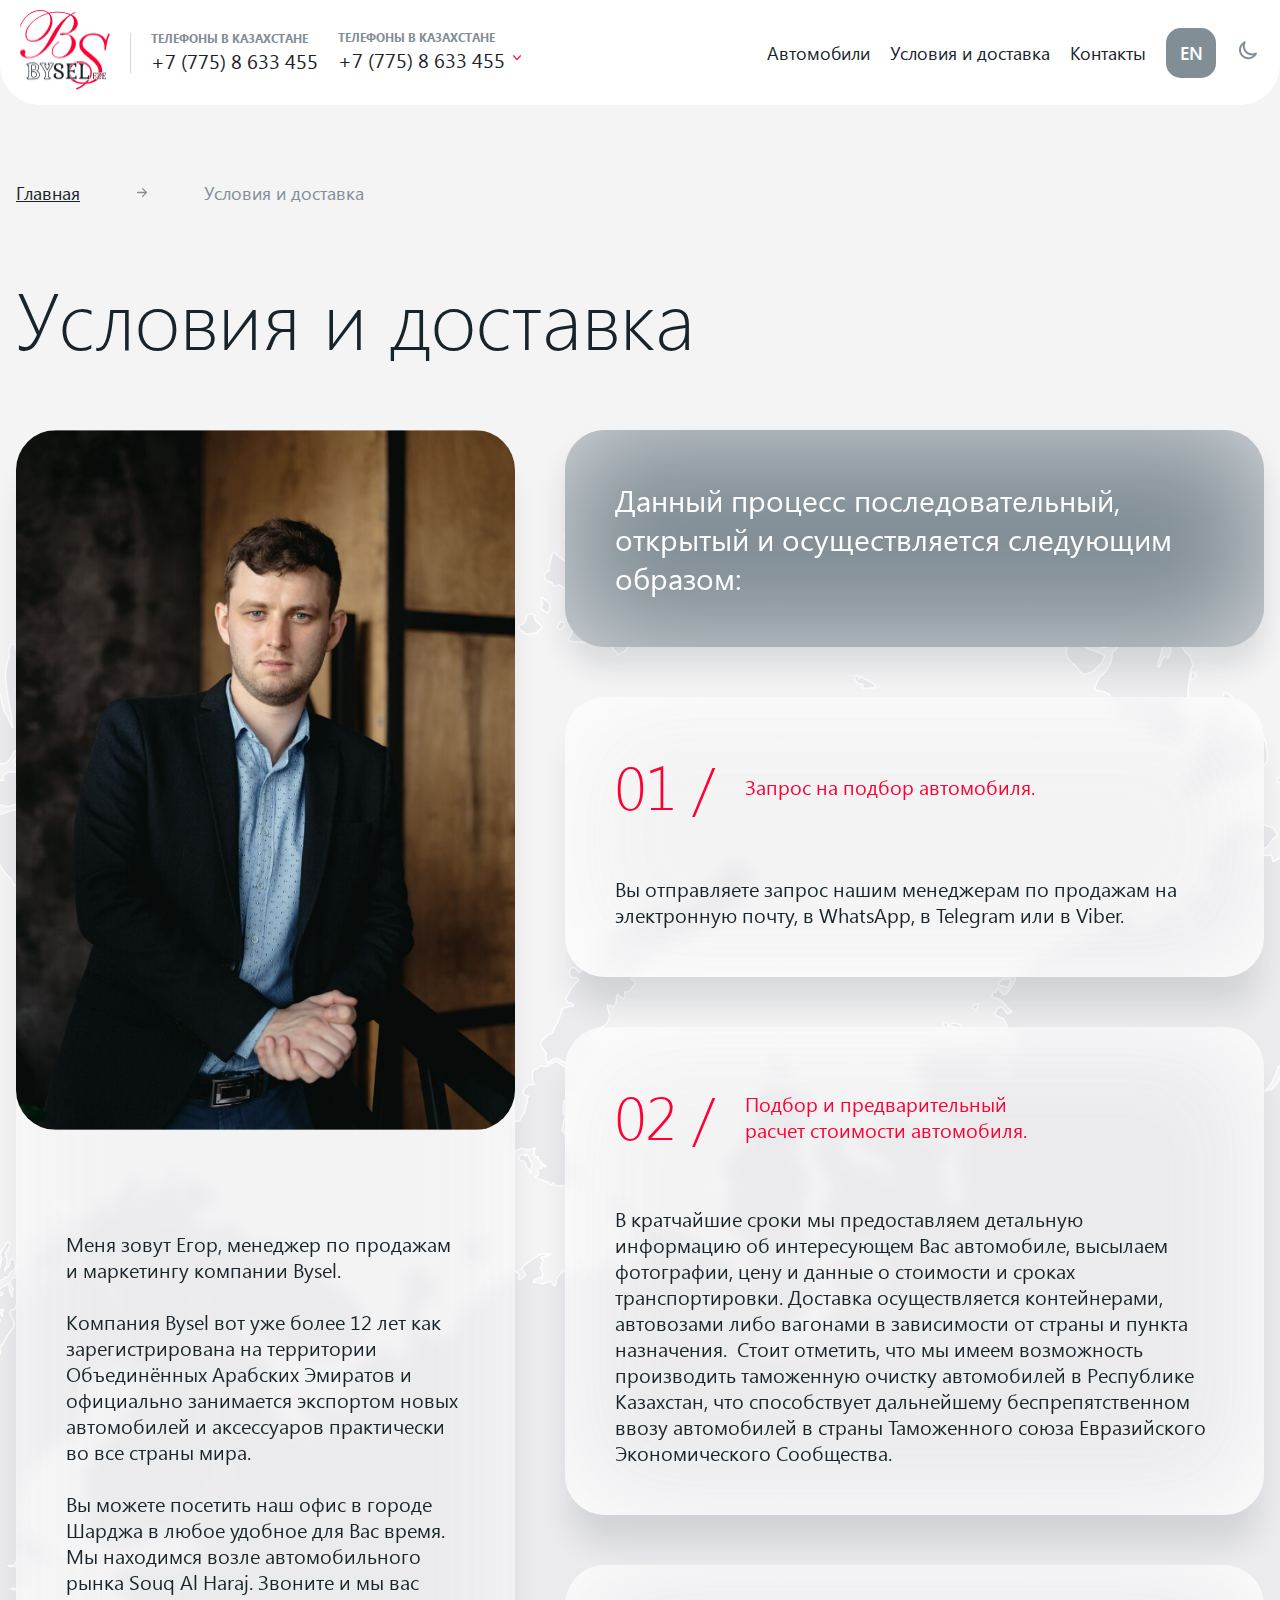
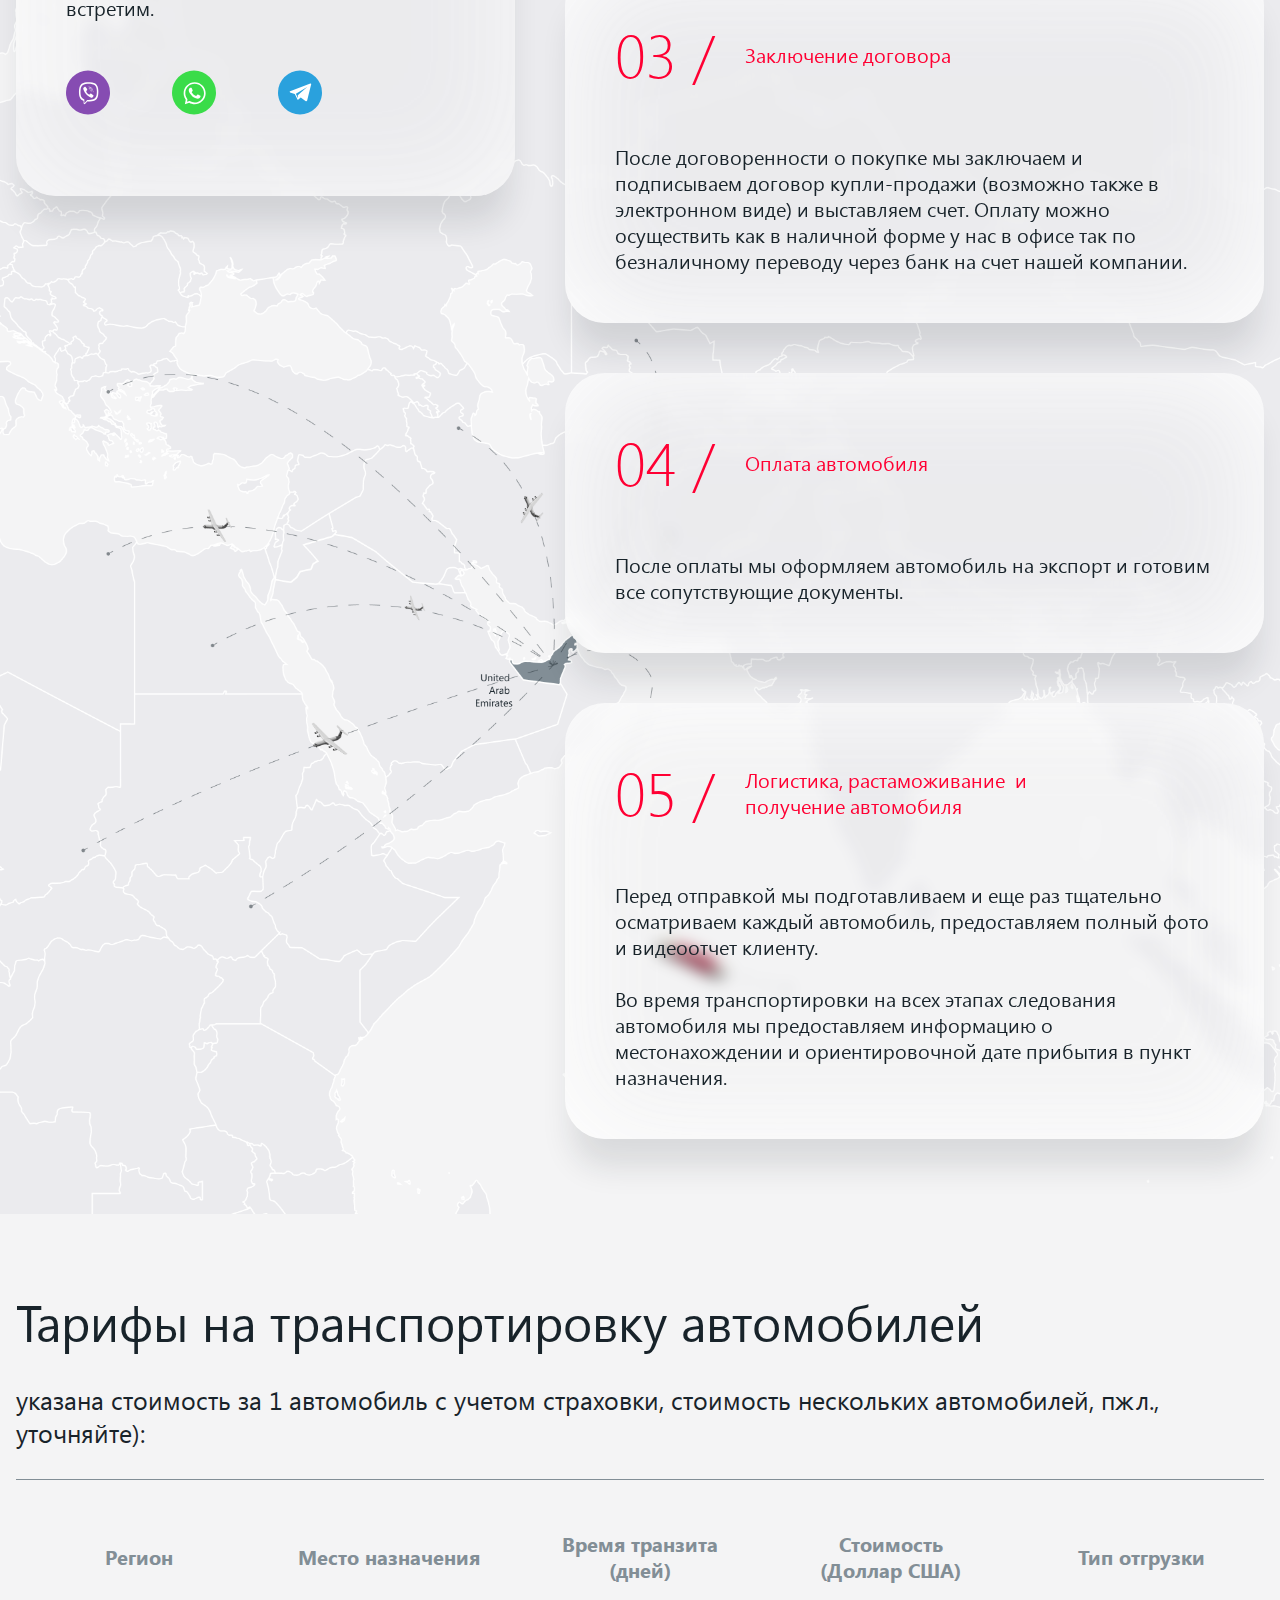
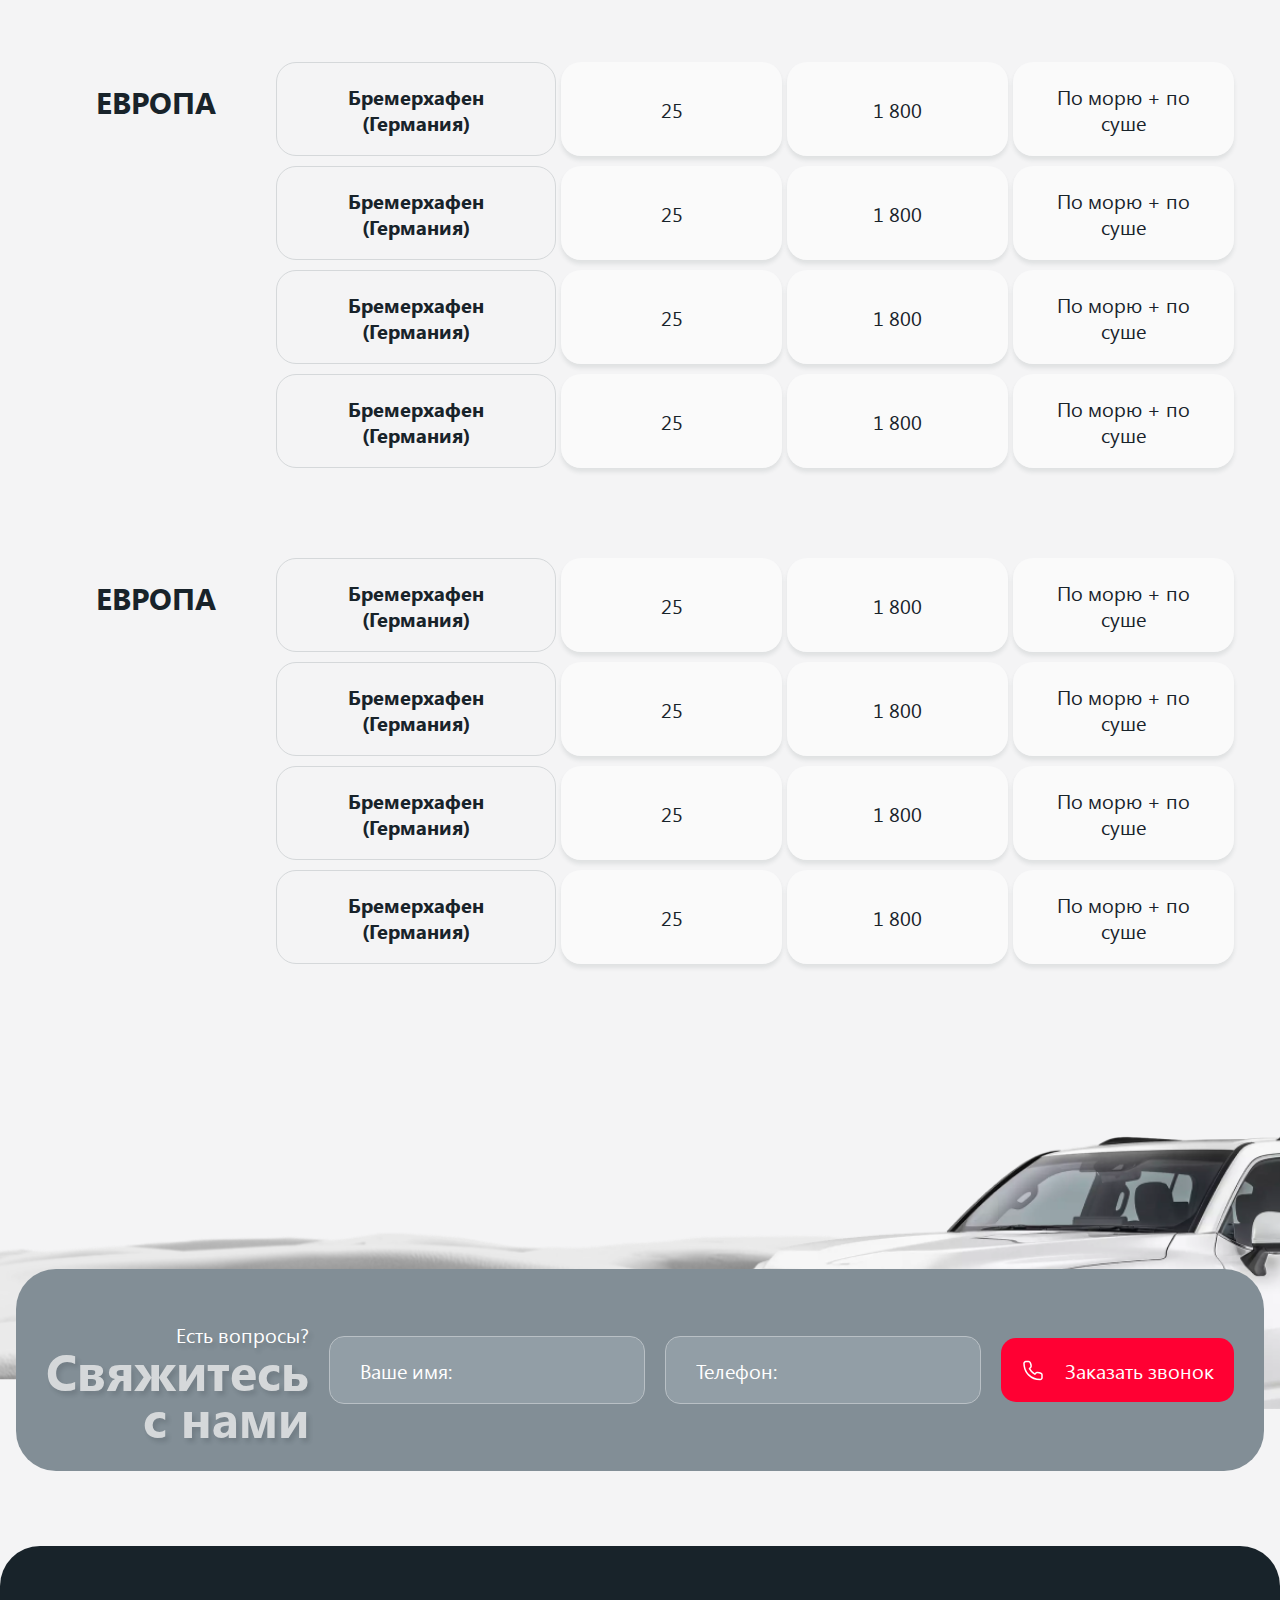
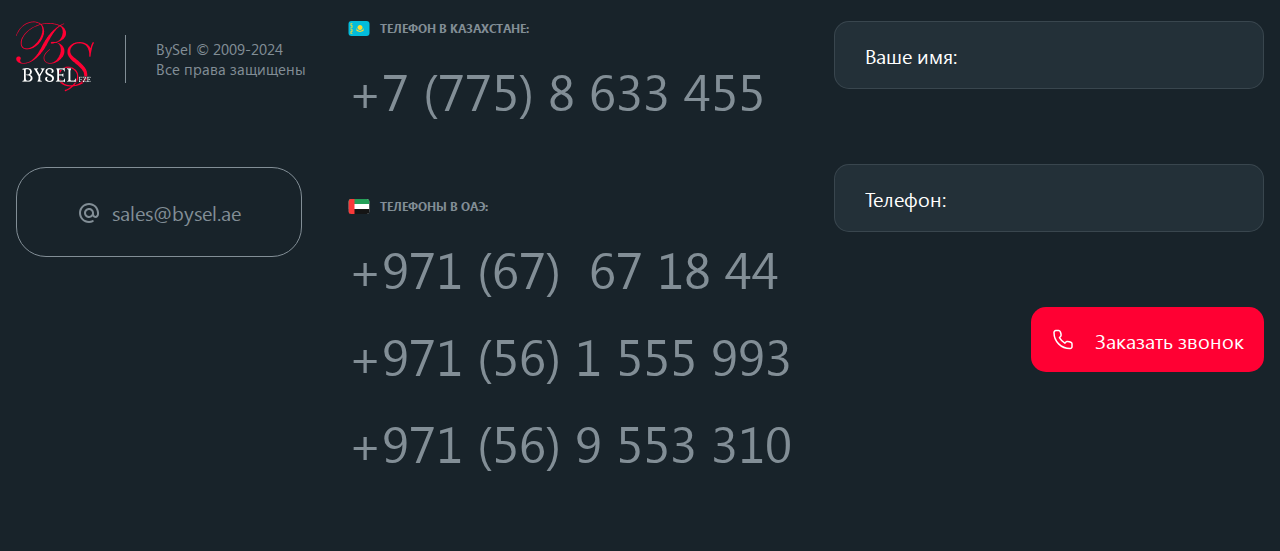
<file: TermsAndDelivery.html>
<!doctype html>
<html lang="en">
<head>
    <meta charset="UTF-8">
    <meta name="viewport"
          content="width=device-width, user-scalable=no, initial-scale=1.0, maximum-scale=1.0, minimum-scale=1.0">
    <meta http-equiv="X-UA-Compatible" content="ie=edge">
    <link rel="stylesheet" href="./swiper-bundle.min.css">
    <link rel="stylesheet" href="style.css">
    <title>Document</title>
</head>
<body class="light-theme">
<div class="overlay"></div>
<div class="mobile-menu">
    <div class="mobile-menu-container">
        <div class="close-btn">
            <svg xmlns="http://www.w3.org/2000/svg" width="24" height="24" viewBox="0 0 24 24" fill="none">
                <path d="M5.29289 5.29289C5.68342 4.90237 6.31658 4.90237 6.70711 5.29289L12 10.5858L17.2929 5.29289C17.6834 4.90237 18.3166 4.90237 18.7071 5.29289C19.0976 5.68342 19.0976 6.31658 18.7071 6.70711L13.4142 12L18.7071 17.2929C19.0976 17.6834 19.0976 18.3166 18.7071 18.7071C18.3166 19.0976 17.6834 19.0976 17.2929 18.7071L12 13.4142L6.70711 18.7071C6.31658 19.0976 5.68342 19.0976 5.29289 18.7071C4.90237 18.3166 4.90237 17.6834 5.29289 17.2929L10.5858 12L5.29289 6.70711C4.90237 6.31658 4.90237 5.68342 5.29289 5.29289Z" fill="#828E96"/>
            </svg>
        </div>
        <div class="mobile-menu-body">
            <a href="#" class="nav-link">Автомобили</a>
            <div class="line"></div>
            <a href="#" class="nav-link">Условия и доставка</a>
            <div class="line"></div>
            <a href="#" class="nav-link">Аксессуары</a>
            <div class="line"></div>
            <a href="#" class="nav-link">Контакты</a>
            <div class="phone-container">
                <span class="chapter">Телефон в ОАЭ:</span>
                <div class="phone-inner">
                        <span class="country">
                            <svg xmlns="http://www.w3.org/2000/svg" width="21" height="15" viewBox="0 0 21 15" fill="none">
                              <g clip-path="url(#clip0_305_2951)">
                                <path d="M19 0H2C0.89543 0 0 0.89543 0 2V13C0 14.1046 0.89543 15 2 15H19C20.1046 15 21 14.1046 21 13V2C21 0.89543 20.1046 0 19 0Z" fill="white"/>
                                <path fill-rule="evenodd" clip-rule="evenodd" d="M0 10H21V15H0V10Z" fill="#151515"/>
                                <path fill-rule="evenodd" clip-rule="evenodd" d="M0 0H21V5H0V0Z" fill="#249F58"/>
                                <path fill-rule="evenodd" clip-rule="evenodd" d="M0 0V15H6V0H0Z" fill="#F93939"/>
                              </g>
                              <defs>
                                <clipPath id="clip0_305_2951">
                                  <rect width="21" height="15" rx="3" fill="white"/>
                                </clipPath>
                              </defs>
                            </svg>
                        </span>
                    <ul>
                        <li><a href="tel:+97167671844">+971 (67) 67 18 44</a></li>
                        <li><a href="tel:+971561555993">+971 (56) 1 555 993</a></li>
                        <li><a href="tel:+971569553310">+971 (56) 9 553 310</a></li>
                    </ul>
                </div>
            </div>
            <div class="phone-container">
                <span class="chapter">Телефон в казахстане:</span>
                <div class="phone-inner">
                    <span class="country">
                        <svg xmlns="http://www.w3.org/2000/svg" width="21" height="15" viewBox="0 0 21 15" fill="none">
                          <rect width="21" height="15" rx="3" fill="#03BCDB"/>
                          <path d="M11.5 9C12.8807 9 14 7.88071 14 6.5C14 5.11929 12.8807 4 11.5 4C10.1193 4 9 5.11929 9 6.5C9 7.88071 10.1193 9 11.5 9Z" fill="#FFDA2C"/>
                          <path fill-rule="evenodd" clip-rule="evenodd" d="M8 7L9 9L11.5 10L14 9L15 7V10L11.5 11L8 10V7Z" fill="#FFDA2C"/>
                          <path fill-rule="evenodd" clip-rule="evenodd" d="M2 2.495C2 2.222 2.232 2 2.5 2C2.776 2 3 2.216 3 2.495V4.505C3 4.778 2.768 5 2.5 5C2.224 5 2 4.784 2 4.505V2.495ZM3 4.495C3 4.222 3.232 4 3.5 4C3.776 4 4 4.216 4 4.495V6.505C4 6.778 3.768 7 3.5 7C3.224 7 3 6.784 3 6.505V4.495ZM3 8.495C3 8.222 3.232 8 3.5 8C3.776 8 4 8.216 4 8.495V10.505C4 10.778 3.768 11 3.5 11C3.224 11 3 10.784 3 10.505V8.495ZM2 10.495C2 10.222 2.232 10 2.5 10C2.776 10 3 10.216 3 10.495V12.505C3 12.778 2.768 13 2.5 13C2.224 13 2 12.784 2 12.505V10.495ZM2 6.5C2 6.224 2.232 6 2.5 6C2.776 6 3 6.232 3 6.5C3 6.776 2.768 7 2.5 7C2.224 7 2 6.768 2 6.5ZM3 2.5C3 2.224 3.232 2 3.5 2C3.776 2 4 2.232 4 2.5C4 2.776 3.768 3 3.5 3C3.224 3 3 2.768 3 2.5ZM2 7.5C2 7.224 2.232 7 2.5 7C2.776 7 3 7.232 3 7.5C3 7.776 2.768 8 2.5 8C2.224 8 2 7.768 2 7.5ZM3 12.5C3 12.224 3.232 12 3.5 12C3.776 12 4 12.232 4 12.5C4 12.776 3.768 13 3.5 13C3.224 13 3 12.768 3 12.5ZM2 8.5C2 8.224 2.232 8 2.5 8C2.776 8 3 8.232 3 8.5C3 8.776 2.768 9 2.5 9C2.224 9 2 8.768 2 8.5Z" fill="#FFDA2C"/>
                        </svg>
                    </span>
                    <ul>
                        <li><a href="tel:+77758633455">+7 (775) 8 633 455</a></li>
                    </ul>
                </div>
            </div>
            <button class="callback-manager-btn">
                <svg xmlns="http://www.w3.org/2000/svg" width="25" height="24" viewBox="0 0 25 24" fill="none">
                    <path d="M21.4994 16.4767V19.1864C21.5036 20.2223 20.5722 21.0873 19.5264 20.9929C10.5 21 3.5 13.935 3.50706 4.96919C3.41287 3.92895 4.27358 3.00106 5.30811 3.00009H8.02325C8.46247 2.99577 8.88828 3.151 9.22131 3.43684C10.1681 4.24949 10.7771 7.00777 10.5428 8.10428C10.3599 8.96036 9.4969 9.55929 8.91019 10.1448C10.1986 12.4062 12.0746 14.2785 14.3405 15.5644C14.9272 14.9788 15.5273 14.1176 16.3851 13.935C17.4855 13.7008 20.2615 14.3106 21.0709 15.264C21.3579 15.6021 21.5104 16.0337 21.4994 16.4767Z" stroke="white" stroke-width="1.5" stroke-linecap="round" stroke-linejoin="round"/>
                </svg>
                <span>Заказать звонок</span>
            </button>
            <div class="line"></div>
            <div class="lang-container">
                <span>Язык:</span>
                <div class="lang">EN</div>
                <div class="lang active">RU</div>
            </div>
            <button class="theme-button">
                    <span class="light-theme-icon mode-icon active">
                        <svg xmlns="http://www.w3.org/2000/svg" width="24" height="25" viewBox="0 0 24 25" fill="none">
                          <path d="M9.36077 3.56465C9.6659 3.86977 9.74089 4.3362 9.54678 4.72158C9.04068 5.72644 8.75521 6.8621 8.75521 8.06732C8.75521 12.1814 12.0903 15.5165 16.2044 15.5165C17.4097 15.5165 18.5453 15.2311 19.5502 14.725C19.9356 14.5309 20.402 14.6059 20.7071 14.911C21.0122 15.2161 21.0872 15.6825 20.8931 16.0679C19.3396 19.1524 16.1428 21.2718 12.4492 21.2718C7.23056 21.2718 3 17.0412 3 11.8225C3 8.12894 5.11941 4.93214 8.20384 3.37864C8.58923 3.18454 9.05565 3.25953 9.36077 3.56465ZM6.8217 6.94135C5.68637 8.24916 5 9.95606 5 11.8225C5 15.9366 8.33513 19.2718 12.4492 19.2718C14.3157 19.2718 16.0226 18.5854 17.3304 17.4501C16.9611 17.494 16.5853 17.5165 16.2044 17.5165C10.9858 17.5165 6.75521 13.286 6.75521 8.06732C6.75521 7.68647 6.77779 7.31071 6.8217 6.94135Z" fill="#828E96"/>
                        </svg>
                    </span>
                <span class="dark-theme-icon mode-icon">
                        <svg xmlns="http://www.w3.org/2000/svg" width="24" height="25" viewBox="0 0 24 25" fill="none">
                          <path d="M12 2.27148C12.5523 2.27148 13 2.7192 13 3.27148V4.27148C13 4.82377 12.5523 5.27148 12 5.27148C11.4477 5.27148 11 4.82377 11 4.27148V3.27148C11 2.7192 11.4477 2.27148 12 2.27148ZM19.0711 5.20041C19.4616 5.59093 19.4616 6.2241 19.0711 6.61462L18.364 7.32173C17.9735 7.71225 17.3403 7.71225 16.9498 7.32173C16.5593 6.93121 16.5593 6.29804 16.9498 5.90752L17.6569 5.20041C18.0474 4.80989 18.6806 4.80989 19.0711 5.20041ZM4.92893 5.20041C5.31945 4.80989 5.95262 4.80989 6.34314 5.20041L7.05025 5.90752C7.44077 6.29804 7.44077 6.93121 7.05025 7.32173C6.65972 7.71226 6.02656 7.71226 5.63603 7.32173L4.92893 6.61462C4.5384 6.2241 4.5384 5.59093 4.92893 5.20041ZM12 8.27148C9.79086 8.27148 8 10.0623 8 12.2715C8 14.4806 9.79086 16.2715 12 16.2715C14.2091 16.2715 16 14.4806 16 12.2715C16 10.0623 14.2091 8.27148 12 8.27148ZM6 12.2715C6 8.95778 8.68629 6.27148 12 6.27148C15.3137 6.27148 18 8.95778 18 12.2715C18 15.5852 15.3137 18.2715 12 18.2715C8.68629 18.2715 6 15.5852 6 12.2715ZM2 12.2715C2 11.7192 2.44772 11.2715 3 11.2715H4C4.55228 11.2715 5 11.7192 5 12.2715C5 12.8238 4.55228 13.2715 4 13.2715H3C2.44772 13.2715 2 12.8238 2 12.2715ZM19 12.2715C19 11.7192 19.4477 11.2715 20 11.2715H21C21.5523 11.2715 22 11.7192 22 12.2715C22 12.8238 21.5523 13.2715 21 13.2715H20C19.4477 13.2715 19 12.8238 19 12.2715ZM5.63603 17.2212C6.02656 16.8307 6.65972 16.8307 7.05025 17.2212C7.44077 17.6117 7.44077 18.2449 7.05025 18.6354L6.34314 19.3425C5.95262 19.7331 5.31945 19.7331 4.92893 19.3425C4.5384 18.952 4.5384 18.3189 4.92893 17.9283L5.63603 17.2212ZM16.9498 18.6354C16.5593 18.2449 16.5593 17.6117 16.9498 17.2212C17.3403 16.8307 17.9735 16.8307 18.364 17.2212L19.0711 17.9283C19.4616 18.3189 19.4616 18.952 19.0711 19.3425C18.6806 19.7331 18.0474 19.7331 17.6569 19.3425L16.9498 18.6354ZM12 19.2715C12.5523 19.2715 13 19.7192 13 20.2715V21.2715C13 21.8238 12.5523 22.2715 12 22.2715C11.4477 22.2715 11 21.8238 11 21.2715V20.2715C11 19.7192 11.4477 19.2715 12 19.2715Z" fill="white"/>
                        </svg>
                    </span>
                <span class="theme-button-text">Темная тема</span>
            </button>
        </div>
    </div>
</div>
<div class="callback-modal callback-manager-modal">
    <div class="callback-modal-body">
            <span class="close-btn">
            <svg xmlns="http://www.w3.org/2000/svg" width="60" height="60" viewBox="0 0 60 60" fill="none">
              <path d="M13.2322 13.2322C14.2085 12.2559 15.7915 12.2559 16.7678 13.2322L30 26.4645L43.2322 13.2322C44.2085 12.2559 45.7915 12.2559 46.7678 13.2322C47.7441 14.2086 47.7441 15.7915 46.7678 16.7678L33.5355 30L46.7678 43.2322C47.7441 44.2086 47.7441 45.7915 46.7678 46.7678C45.7915 47.7441 44.2085 47.7441 43.2322 46.7678L30 33.5355L16.7678 46.7678C15.7915 47.7441 14.2085 47.7441 13.2322 46.7678C12.2559 45.7915 12.2559 44.2086 13.2322 43.2322L26.4645 30L13.2322 16.7678C12.2559 15.7915 12.2559 14.2086 13.2322 13.2322Z" fill="white"/>
            </svg>
        </span>
        <form>
            <p class="title">Сообщение для менеджера</p>
            <div class="input-row">
                <input type="text" placeholder="Ваше имя">
                <input type="text" placeholder="E-mail">
            </div>
            <textarea placeholder="Текст сообщения:"></textarea>
            <div class="submit-row">
                <div class="agreement">
                    <label class="switch">
                        <input type="checkbox" class="agreement-check">
                        <span class="slider round"></span>
                    </label>
                    <p>Я даю согласие на обработку персональных данных в соответствии с законодательством Российской Федерации</p>
                </div>
                <button type="submit">
                    <svg xmlns="http://www.w3.org/2000/svg" width="24" height="24" viewBox="0 0 24 24" fill="none">
                        <path d="M2 6C2 4.89543 2.89543 4 4 4H20C21.1046 4 22 4.89543 22 6V17C22 18.1046 21.1046 19 20 19H15.4142L12.7071 21.7071C12.3166 22.0976 11.6834 22.0976 11.2929 21.7071L8.58579 19H4C2.89543 19 2 18.1046 2 17V6ZM20 6H4V17H9C9.26522 17 9.51957 17.1054 9.70711 17.2929L12 19.5858L14.2929 17.2929C14.4804 17.1054 14.7348 17 15 17H20V6Z" fill="white"/>
                        <path d="M13.5 11.5C13.5 12.3284 12.8284 13 12 13C11.1716 13 10.5 12.3284 10.5 11.5C10.5 10.6716 11.1716 10 12 10C12.8284 10 13.5 10.6716 13.5 11.5Z" fill="white"/>
                        <path d="M17.5 11.5C17.5 12.3284 16.8284 13 16 13C15.1716 13 14.5 12.3284 14.5 11.5C14.5 10.6716 15.1716 10 16 10C16.8284 10 17.5 10.6716 17.5 11.5Z" fill="white"/>
                        <path d="M9.5 11.5C9.5 12.3284 8.82843 13 8 13C7.17157 13 6.5 12.3284 6.5 11.5C6.5 10.6716 7.17157 10 8 10C8.82843 10 9.5 10.6716 9.5 11.5Z" fill="white"/>
                    </svg>
                    <span>Отправить сообщение</span>
                </button>
            </div>
        </form>
    </div>

</div>
<header class="header">
    <div class="content">
        <div class="header-container">
            <div class="logo-column">
                <a href="#" class="logo">
                    <img src="./assets/images/logo.png" alt="logo" width="90" height="80">
                </a>
                <a href="#" class="dark-theme-logo">
                    <img src="./assets/images/logo-dark-theme.png" alt="logo" width="90" height="80">
                </a>
                <h1 class="description">Заказ авто <br>с доставкой</h1>
                <div class="line"></div>
                <div class="phone-container">
                    <span>телефоны в казахстане</span>
                    <a href="tel:+77758633455">+7 (775) 8 633 455</a>
                </div>
                <div class="phone-container">
                    <span>телефоны в казахстане</span>
                    <div class="phone-select">
                        <div class="ph-select header-phones">
                            <p>+7 (775) 8 633 455</p>
                        </div>
                        <div class="phone-select-wrapper">
                            <a href="tel:+77758633455">+7 (775) 8 633 455</a>
                            <a href="tel:+77758633455">+7 (775) 8 633 455</a>
                        </div>
                    </div>
                </div>
            </div>
            <div class="nav">
                <a class="nav-link" href="#">Автомобили</a>
                <a class="nav-link" href="#">Условия и доставка</a>
                <a class="nav-link" href="#">Контакты</a>
                <div class="lang">EN</div>
                <a href="#" class="phone-btn">
                    <svg xmlns="http://www.w3.org/2000/svg" width="24" height="24" viewBox="0 0 24 24" fill="none">
                        <path d="M20.9994 16.4767V19.1864C21.0036 20.2223 20.0722 21.0873 19.0264 20.9929C10 21 3 13.935 3.00706 4.96919C2.91287 3.92895 3.77358 3.00106 4.80811 3.00009H7.52325C7.96247 2.99577 8.38828 3.151 8.72131 3.43684C9.66813 4.24949 10.2771 7.00777 10.0428 8.10428C9.85987 8.96036 8.9969 9.55929 8.41019 10.1448C9.69858 12.4062 11.5746 14.2785 13.8405 15.5644C14.4272 14.9788 15.0273 14.1176 15.8851 13.935C16.9855 13.7008 19.7615 14.3106 20.5709 15.264C20.8579 15.6021 21.0104 16.0337 20.9994 16.4767Z" stroke="white" stroke-width="1.5" stroke-linecap="round" stroke-linejoin="round"/>
                    </svg>
                </a>
                <div class="burger-btn">
                    <div class="line"></div>
                    <div class="line"></div>
                </div>
                <div class="theme-mode">
                        <span class="light-mode-icon mode-icon active">
                            <svg xmlns="http://www.w3.org/2000/svg" width="24" height="25" viewBox="0 0 24 25" fill="none">
                              <path d="M9.36077 3.56465C9.6659 3.86977 9.74089 4.3362 9.54678 4.72158C9.04068 5.72644 8.75521 6.8621 8.75521 8.06732C8.75521 12.1814 12.0903 15.5165 16.2044 15.5165C17.4097 15.5165 18.5453 15.2311 19.5502 14.725C19.9356 14.5309 20.402 14.6059 20.7071 14.911C21.0122 15.2161 21.0872 15.6825 20.8931 16.0679C19.3396 19.1524 16.1428 21.2718 12.4492 21.2718C7.23056 21.2718 3 17.0412 3 11.8225C3 8.12894 5.11941 4.93214 8.20384 3.37864C8.58923 3.18454 9.05565 3.25953 9.36077 3.56465ZM6.8217 6.94135C5.68637 8.24916 5 9.95606 5 11.8225C5 15.9366 8.33513 19.2718 12.4492 19.2718C14.3157 19.2718 16.0226 18.5854 17.3304 17.4501C16.9611 17.494 16.5853 17.5165 16.2044 17.5165C10.9858 17.5165 6.75521 13.286 6.75521 8.06732C6.75521 7.68647 6.77779 7.31071 6.8217 6.94135Z" fill="#828E96"/>
                            </svg>
                        </span>
                    <span class="dark-mode-icon mode-icon">
                            <svg xmlns="http://www.w3.org/2000/svg" width="24" height="25" viewBox="0 0 24 25" fill="none">
                              <path d="M12 2.27148C12.5523 2.27148 13 2.7192 13 3.27148V4.27148C13 4.82377 12.5523 5.27148 12 5.27148C11.4477 5.27148 11 4.82377 11 4.27148V3.27148C11 2.7192 11.4477 2.27148 12 2.27148ZM19.0711 5.20041C19.4616 5.59093 19.4616 6.2241 19.0711 6.61462L18.364 7.32173C17.9735 7.71225 17.3403 7.71225 16.9498 7.32173C16.5593 6.93121 16.5593 6.29804 16.9498 5.90752L17.6569 5.20041C18.0474 4.80989 18.6806 4.80989 19.0711 5.20041ZM4.92893 5.20041C5.31945 4.80989 5.95262 4.80989 6.34314 5.20041L7.05025 5.90752C7.44077 6.29804 7.44077 6.93121 7.05025 7.32173C6.65972 7.71226 6.02656 7.71226 5.63603 7.32173L4.92893 6.61462C4.5384 6.2241 4.5384 5.59093 4.92893 5.20041ZM12 8.27148C9.79086 8.27148 8 10.0623 8 12.2715C8 14.4806 9.79086 16.2715 12 16.2715C14.2091 16.2715 16 14.4806 16 12.2715C16 10.0623 14.2091 8.27148 12 8.27148ZM6 12.2715C6 8.95778 8.68629 6.27148 12 6.27148C15.3137 6.27148 18 8.95778 18 12.2715C18 15.5852 15.3137 18.2715 12 18.2715C8.68629 18.2715 6 15.5852 6 12.2715ZM2 12.2715C2 11.7192 2.44772 11.2715 3 11.2715H4C4.55228 11.2715 5 11.7192 5 12.2715C5 12.8238 4.55228 13.2715 4 13.2715H3C2.44772 13.2715 2 12.8238 2 12.2715ZM19 12.2715C19 11.7192 19.4477 11.2715 20 11.2715H21C21.5523 11.2715 22 11.7192 22 12.2715C22 12.8238 21.5523 13.2715 21 13.2715H20C19.4477 13.2715 19 12.8238 19 12.2715ZM5.63603 17.2212C6.02656 16.8307 6.65972 16.8307 7.05025 17.2212C7.44077 17.6117 7.44077 18.2449 7.05025 18.6354L6.34314 19.3425C5.95262 19.7331 5.31945 19.7331 4.92893 19.3425C4.5384 18.952 4.5384 18.3189 4.92893 17.9283L5.63603 17.2212ZM16.9498 18.6354C16.5593 18.2449 16.5593 17.6117 16.9498 17.2212C17.3403 16.8307 17.9735 16.8307 18.364 17.2212L19.0711 17.9283C19.4616 18.3189 19.4616 18.952 19.0711 19.3425C18.6806 19.7331 18.0474 19.7331 17.6569 19.3425L16.9498 18.6354ZM12 19.2715C12.5523 19.2715 13 19.7192 13 20.2715V21.2715C13 21.8238 12.5523 22.2715 12 22.2715C11.4477 22.2715 11 21.8238 11 21.2715V20.2715C11 19.7192 11.4477 19.2715 12 19.2715Z" fill="white"/>
                            </svg>
                        </span>
                </div>
            </div>
        </div>
    </div>
</header>
<main>
    <div class="pagination">
        <div class="content">
            <ul>
                <li>
                    <a href="/">Главная</a>
                </li>
                <li>
                    <svg xmlns="http://www.w3.org/2000/svg" width="24" height="25" viewBox="0 0 24 25" fill="none">
                        <path d="M12.1831 8.18829C12.4271 7.93724 12.8229 7.93724 13.0669 8.18829L16.8169 12.0454C16.9342 12.166 17 12.3295 17 12.5C17 12.6705 16.9342 12.834 16.8169 12.9546L13.0669 16.8117C12.8229 17.0628 12.4271 17.0628 12.1831 16.8117C11.939 16.5607 11.939 16.1536 12.1831 15.9026L14.8661 13.1429L7.625 13.1429C7.27982 13.1429 7 12.855 7 12.5C7 12.145 7.27982 11.8571 7.625 11.8571L14.8661 11.8571L12.1831 9.09743C11.939 8.84637 11.939 8.43934 12.1831 8.18829Z" fill="#828E96"/>
                    </svg>
                </li>
                <li><a href="#">Условия и доставка</a></li>
            </ul>
        </div>
    </div>
    <div class="terms-page-content">
        <div class="content">
            <div class="title-row">
                <h1>Условия и доставка</h1>
            </div>
            <div class="terms-container">
                <div class="col">
                    <div class="manager-card">
                        <div class="img">
                            <img src="./assets/images/terms-manager.png" alt="manager-photo">
                        </div>
                        <div class="info">
                            <p>
                                Меня зовут Егор, менеджер по продажам и маркетингу компании Bysel. <br><br>
                                Компания Bysel вот уже более 12 лет как зарегистрирована на территории Объединённых Арабских Эмиратов и официально занимается экспортом новых автомобилей и аксессуаров практически во все страны мира.<br><br>
                                Вы можете посетить наш офис в городе Шарджа в любое удобное для Вас время. Мы находимся возле автомобильного рынка Souq Al Haraj. Звоните и мы вас встретим.
                            </p>
                            <div class="social">
                                <a href="#">
                                    <svg xmlns="http://www.w3.org/2000/svg" width="44" height="45" viewBox="0 0 44 45" fill="none">
                                        <circle cx="22" cy="22.5435" r="22" fill="#864CB2"/>
                                        <path d="M17.6277 32.1055C17.6277 31.8 17.6134 31.4928 17.6324 31.1873C17.6483 30.9402 17.5594 30.8283 17.3356 30.7515C15.9386 30.2707 14.8497 29.3759 14.1083 28.0303C13.5924 27.0937 13.2892 26.077 13.1511 25.0118C12.8431 22.6245 12.8495 20.2404 13.3321 17.8764C13.5718 16.7011 14.0305 15.6209 14.7909 14.7027C15.3418 14.0349 16.045 13.5958 16.8006 13.2469C18.0738 12.6593 19.4231 12.3988 20.801 12.2636C21.8043 12.1651 22.8091 12.1801 23.8108 12.2252C25.4871 12.302 27.1174 12.6058 28.6668 13.3337C30.1717 14.0399 31.1353 15.2353 31.6702 16.8463C32.0544 18.0016 32.2322 19.197 32.31 20.414C32.4163 22.0885 32.3179 23.7497 32.083 25.4042C31.902 26.6796 31.4766 27.8616 30.694 28.8767C30.0193 29.7515 29.1621 30.3492 28.1556 30.7115C26.6936 31.239 25.1839 31.4828 23.6425 31.5663C22.8377 31.6097 22.0392 31.5713 21.2391 31.5379C21.0978 31.5312 21.0074 31.5796 20.9216 31.6865C20.4295 32.2925 19.9342 32.8968 19.4358 33.4979C19.2564 33.7149 19.0691 33.9269 18.8262 34.0688C18.3658 34.3376 17.8928 34.1473 17.7213 33.6231C17.5594 33.1272 17.6467 32.6114 17.6277 32.1055ZM18.3801 33.3326C18.442 33.2842 18.4643 33.2725 18.4817 33.2524C19.3088 32.2875 20.1454 31.3325 20.9566 30.3542C21.2137 30.0453 21.4709 29.8968 21.882 29.9151C23.6917 29.9953 25.4744 29.7916 27.219 29.2573C27.9699 29.027 28.643 28.663 29.2018 28.0804C29.9907 27.2556 30.4035 26.2306 30.5828 25.102C30.8241 23.5794 30.9146 22.0468 30.8083 20.5025C30.7336 19.424 30.5781 18.3639 30.2114 17.3489C29.8748 16.4156 29.378 15.6076 28.5287 15.0984C27.8016 14.6626 27.0222 14.3738 26.2078 14.1852C24.5918 13.8079 22.9567 13.7511 21.3137 13.8429C20.1803 13.9064 19.0738 14.1151 18.0023 14.5191C16.4673 15.0984 15.4529 16.1936 14.9719 17.838C14.7211 18.6945 14.5845 19.5693 14.5464 20.4625C14.4814 21.9934 14.429 23.5226 14.7274 25.0369C15.1211 27.0353 16.1069 28.5378 18.0007 29.2356C18.3135 29.3508 18.3912 29.5094 18.3865 29.8333C18.369 30.9819 18.3801 32.1322 18.3801 33.3326Z" fill="white"/>
                                        <path d="M25.5659 27.8215C25.4023 27.8265 25.2531 27.7747 25.1055 27.7113C23.453 27.0017 21.9624 26.0218 20.6924 24.7012C19.1827 23.1335 18.0414 21.3138 17.3445 19.1919C17.1238 18.5224 17.2619 17.9915 17.7731 17.5541C18.0049 17.3554 18.243 17.1618 18.4906 16.9831C18.9446 16.6526 19.4018 16.6993 19.7717 17.1317C20.2384 17.676 20.6654 18.257 21.0131 18.8964C21.0877 19.0316 21.1448 19.1802 21.1924 19.3288C21.2988 19.6543 21.2559 19.9515 20.9988 20.1902C20.8273 20.3505 20.6511 20.5058 20.4781 20.6627C20.2654 20.858 20.2019 21.1001 20.2622 21.3906C20.467 22.3756 21.0464 23.0968 21.7496 23.7295C22.1687 24.1069 22.6291 24.4107 23.1672 24.5726C23.4466 24.6578 23.6704 24.5843 23.8482 24.3489C23.953 24.2104 24.0546 24.0701 24.1594 23.9332C24.4404 23.5626 24.8467 23.4424 25.2468 23.6527C26.0088 24.0568 26.6707 24.6144 27.2962 25.2171C27.4978 25.4124 27.6026 25.6912 27.4978 25.9817C27.2216 26.7563 26.7517 27.3624 26.031 27.728C25.8881 27.8014 25.7278 27.8298 25.5659 27.8215Z" fill="white"/>
                                        <path d="M27.2803 21.813C27.2342 21.9682 27.3597 22.222 27.1422 22.242C26.9009 22.2637 26.9866 21.9916 26.9755 21.853C26.9231 21.1368 26.8342 20.4306 26.5389 19.7762C25.8071 18.1551 24.58 17.277 22.8815 17.1267C22.7942 17.1184 22.7053 17.1234 22.618 17.1134C22.5116 17.1 22.3894 17.0816 22.4005 16.9297C22.41 16.7995 22.5195 16.7878 22.6195 16.7811C22.8672 16.7644 23.1132 16.8045 23.3561 16.8462C25.4627 17.2169 27.0184 18.9765 27.22 21.212C27.239 21.4156 27.2612 21.6176 27.2803 21.813Z" fill="white"/>
                                        <path d="M26.0501 21.3656C26.0501 21.3839 26.0517 21.4023 26.0501 21.4206C26.039 21.5459 26.0723 21.7178 25.9025 21.7262C25.7279 21.7345 25.739 21.5609 25.7358 21.4373C25.7279 21.1218 25.704 20.8079 25.6088 20.5058C25.2437 19.3521 24.4865 18.6793 23.3514 18.469C23.2213 18.4456 23.0895 18.4273 22.9609 18.4039C22.8657 18.3855 22.7879 18.3338 22.8038 18.2202C22.8196 18.105 22.9101 18.085 23.0054 18.0934C24.3817 18.2002 25.5659 19.0233 25.9406 20.5709C26.0025 20.8296 26.0247 21.0984 26.066 21.3639C26.0612 21.3639 26.0549 21.3656 26.0501 21.3656Z" fill="white"/>
                                        <path d="M23.4166 19.454C24.2103 19.4907 24.8485 20.2086 24.8342 21.0417C24.8326 21.1435 24.8358 21.2654 24.7119 21.2854C24.5564 21.3121 24.558 21.1686 24.5357 21.0651C24.4976 20.8931 24.4834 20.7145 24.4278 20.5509C24.2897 20.1418 23.9976 19.9081 23.6007 19.8129C23.5325 19.7963 23.4594 19.7946 23.3928 19.7762C23.288 19.7462 23.1356 19.7478 23.1674 19.5725C23.1896 19.4273 23.3229 19.459 23.4166 19.454Z" fill="white"/>
                                    </svg>
                                </a>
                                <a href="#">
                                    <svg xmlns="http://www.w3.org/2000/svg" width="44" height="45" viewBox="0 0 44 45" fill="none">
                                        <circle cx="22" cy="22.5435" r="22" fill="#3ADC49"/>
                                        <path d="M22.6553 34.1902C20.7296 34.1902 18.8391 33.6802 17.1685 32.713L12.8775 34.1902L13.7568 29.653C12.3763 27.7625 11.6465 25.5379 11.6465 23.1902C11.6465 17.123 16.5793 12.1902 22.6465 12.1902C28.7136 12.1902 33.6464 17.123 33.6464 23.1902C33.664 29.2485 28.7312 34.1902 22.6553 34.1902ZM17.3707 30.9104L17.7048 31.1214C19.1996 32.0623 20.9143 32.5547 22.664 32.5547C27.8255 32.5547 32.0285 28.3517 32.0285 23.1902C32.0285 18.0287 27.8255 13.8257 22.664 13.8257C17.4938 13.8169 13.2908 18.0199 13.2908 23.1814C13.2908 25.2829 13.9766 27.2701 15.278 28.9408L15.5066 29.231L15.023 31.7106L17.3707 30.9104Z" fill="white"/>
                                        <path d="M17.1068 18.9607C17.1068 18.9607 17.7487 17.8352 18.2763 17.7649C18.8039 17.7033 19.4809 17.7033 19.6656 18.0463C19.8502 18.3892 20.668 20.394 20.668 20.394C20.668 20.394 20.8087 20.7369 20.5888 21.0711C20.369 21.3964 19.8854 21.88 19.8854 21.88C19.8854 21.88 19.6128 22.2229 19.8854 22.5922C20.158 22.9615 20.5713 23.6298 21.433 24.4915C22.2947 25.3532 23.9477 25.9687 23.9477 25.9687C23.9477 25.9687 24.1852 26.0039 24.3346 25.8544C24.4841 25.7049 25.3019 24.685 25.3019 24.685C25.3019 24.685 25.5656 24.3508 25.9965 24.5443C26.4274 24.7465 28.3178 25.6874 28.3178 25.6874C28.3178 25.6874 28.5377 25.7665 28.5377 26.1006C28.5377 26.4348 28.4058 27.2525 28.1244 27.5251C27.8518 27.7977 27.0429 28.6506 25.8294 28.6506C24.616 28.6506 21.7319 27.6658 20.1932 26.127C18.6544 24.5882 17.2915 23.0319 16.9661 21.6162C16.6672 20.183 16.7112 19.5411 17.1068 18.9607Z" fill="white"/>
                                    </svg>
                                </a>
                                <a href="#">
                                    <svg xmlns="http://www.w3.org/2000/svg" width="44" height="45" viewBox="0 0 44 45" fill="none">
                                        <circle cx="22" cy="22.5435" r="22" fill="#2AA1DD"/>
                                        <path d="M32.5615 13.4845C32.4881 13.4845 32.4043 13.495 32.3309 13.5264L12.0685 21.2309C11.492 21.4511 11.513 22.2582 12.0895 22.4574L16.7856 24.0402L19.6158 29.7111L19.6263 29.7216C19.6787 29.8265 19.7835 29.8893 19.8988 29.8893C19.9617 29.8893 20.0351 29.8684 20.098 29.816L22.75 27.5623L19.7835 25.319L20.0141 28.2751L17.8862 23.862L29.2071 17.059L19.7835 25.3086L27.1212 30.8747C27.3623 31.0634 27.6453 31.1472 27.9283 31.1472C28.5048 31.1472 29.0709 30.7699 29.2281 30.1304L33.1904 14.2707C33.2953 13.8723 32.9598 13.4845 32.5615 13.4845Z" fill="white"/>
                                    </svg>
                                </a>
                            </div>
                        </div>
                    </div>
                </div>
                <div class="col">
                    <div class="gray-block">
                        <p>Данный процесс последовательный, открытый и осуществляется следующим образом:</p>
                    </div>
                    <div class="step-block">
                        <div class="title-row">
                            <p>01&nbsp;/</p>
                            <span>Запрос на подбор автомобиля.</span>
                        </div>
                        <p class="description">Вы отправляете запрос нашим менеджерам по продажам на электронную почту, в WhatsApp, в Telegram или в Viber.</p>
                    </div>
                    <div class="step-block">
                        <div class="title-row">
                            <p>02&nbsp;/</p>
                            <span>Подбор и предварительный  расчет стоимости автомобиля.</span>
                        </div>
                        <p class="description">В кратчайшие сроки мы предоставляем детальную информацию об интересующем Вас автомобиле, высылаем фотографии, цену и данные о стоимости и сроках транспортировки. Доставка осуществляется контейнерами, автовозами либо вагонами в зависимости от страны и пункта назначения.  Стоит отметить, что мы имеем возможность производить таможенную очистку автомобилей в Республике Казахстан, что способствует дальнейшему беспрепятственном ввозу автомобилей в страны Таможенного союза Евразийского Экономического Сообщества.</p>
                    </div>
                    <div class="step-block">
                        <div class="title-row">
                            <p>03&nbsp;/</p>
                            <span>Заключение договора</span>
                        </div>
                        <p class="description">После договоренности о покупке мы заключаем и подписываем договор купли-продажи (возможно также в электронном виде) и выставляем счет. Оплату можно осуществить как в наличной форме у нас в офисе так по безналичному переводу через банк на счет нашей компании.</p>
                    </div>
                    <div class="step-block">
                        <div class="title-row">
                            <p>04&nbsp;/</p>
                            <span>Оплата автомобиля</span>
                        </div>
                        <p class="description">После оплаты мы оформляем автомобиль на экспорт и готовим все сопутствующие документы. </p>
                    </div>
                    <div class="step-block">
                        <div class="title-row">
                            <p>05&nbsp;/</p>
                            <span>Логистика, растаможивание  и получение автомобиля</span>
                        </div>
                        <p class="description">Перед отправкой мы подготавливаем и еще раз тщательно осматриваем
                            каждый автомобиль, предоставляем полный фото и видеоотчет клиенту.<br><br>
                            Во время транспортировки на всех этапах следования автомобиля мы предоставляем информацию о местонахождении и ориентировочной дате прибытия в пункт назначения.</p>
                    </div>
                </div>
            </div>
        </div>
    </div>
    <div class="delivery-table">
        <div class="content">
            <h2>Тарифы на транспортировку автомобилей </h2>
            <p class="description">указана стоимость за 1 автомобиль с учетом страховки, стоимость нескольких автомобилей, пжл., уточняйте):</p>
            <div class="line"></div>
            <div class="table-container">
                <div class="table-title-row">
                    <div>Регион</div>
                    <div>Место назначения</div>
                    <div>Время транзита (дней)</div>
                    <div>Стоимость (Доллар США)</div>
                    <div>Тип отгрузки</div>
                </div>
                <div class="table-chapter">
                    <div class="country-region">ЕВРОПА</div>
                    <div class="chapter-table-container">
                        <div class="items-row">
                            <div class="item">Бремерхафен (Германия)</div>
                            <div class="item">25</div>
                            <div class="item">1 800</div>
                            <div class="item">По морю + по суше</div>
                        </div>
                        <div class="items-row">
                            <div class="item">Бремерхафен (Германия)</div>
                            <div class="item">25</div>
                            <div class="item">1 800</div>
                            <div class="item">По морю + по суше</div>
                        </div>
                        <div class="items-row">
                            <div class="item">Бремерхафен (Германия)</div>
                            <div class="item">25</div>
                            <div class="item">1 800</div>
                            <div class="item">По морю + по суше</div>
                        </div>
                        <div class="items-row">
                            <div class="item">Бремерхафен (Германия)</div>
                            <div class="item">25</div>
                            <div class="item">1 800</div>
                            <div class="item">По морю + по суше</div>
                        </div>
                    </div>
                </div>
                <div class="table-chapter">
                    <div class="country-region">ЕВРОПА</div>
                    <div class="chapter-table-container">
                        <div class="items-row">
                            <div class="item">Бремерхафен (Германия)</div>
                            <div class="item">25</div>
                            <div class="item">1 800</div>
                            <div class="item">По морю + по суше</div>
                        </div>
                        <div class="items-row">
                            <div class="item">Бремерхафен (Германия)</div>
                            <div class="item">25</div>
                            <div class="item">1 800</div>
                            <div class="item">По морю + по суше</div>
                        </div>
                        <div class="items-row">
                            <div class="item">Бремерхафен (Германия)</div>
                            <div class="item">25</div>
                            <div class="item">1 800</div>
                            <div class="item">По морю + по суше</div>
                        </div>
                        <div class="items-row">
                            <div class="item">Бремерхафен (Германия)</div>
                            <div class="item">25</div>
                            <div class="item">1 800</div>
                            <div class="item">По морю + по суше</div>
                        </div>
                    </div>
                </div>
            </div>
        </div>
    </div>
    <div class="callback-form-container">
        <div class="content">
            <div class="contact-container">
                <form>
                    <p>
                        <span>Есть вопросы?</span><br>
                        Свяжитесь с нами
                    </p>
                    <input type="text" placeholder="Ваше имя:">
                    <input type="tel" placeholder="Телефон:">
                    <button type="submit">
                        <svg xmlns="http://www.w3.org/2000/svg" width="24" height="25" viewBox="0 0 24 25" fill="none">
                            <path d="M20.9994 17.0201V19.7299C21.0036 20.7657 20.0722 21.6307 19.0264 21.5364C10 21.5435 3 14.4784 3.00706 5.51264C2.91287 4.4724 3.77358 3.54452 4.80811 3.54354H7.52325C7.96247 3.53923 8.38828 3.69446 8.72131 3.9803C9.66813 4.79295 10.2771 7.55123 10.0428 8.64774C9.85987 9.50382 8.9969 10.1028 8.41019 10.6883C9.69858 12.9496 11.5746 14.822 13.8405 16.1078C14.4272 15.5223 15.0273 14.661 15.8851 14.4784C16.9855 14.2442 19.7615 14.8541 20.5709 15.8075C20.8579 16.1456 21.0104 16.5771 20.9994 17.0201Z" stroke="white" stroke-width="1.5" stroke-linecap="round" stroke-linejoin="round"/>
                        </svg>
                        <span>Заказать звонок</span>
                    </button>
                </form>
            </div>
        </div>
    </div>
</main>
<footer class="footer">
    <div class="content">
        <div class="company-col">
            <div class="logo-row">
                <a href="#">
                    <img src="./assets/images/logo-footer.png" alt="logo">
                </a>
                <div class="line"></div>
                <span>
                        BySel © 2009-2024 <br>
                        Все права защищены
                    </span>
            </div>
            <a href="mailto:sales@bysel.ae" class="email">
                <svg xmlns="http://www.w3.org/2000/svg" width="25" height="25" viewBox="0 0 25 25" fill="none">
                    <path fill-rule="evenodd" clip-rule="evenodd" d="M22.0138 12.5995C21.8655 7.20606 17.4468 2.87939 12.0176 2.87939C6.49475 2.87939 2.01759 7.35655 2.01759 12.8794C2.01759 18.4022 6.49475 22.8794 12.0176 22.8794C13.4691 22.8794 14.8788 22.5693 16.1718 21.9781C16.674 21.7485 16.895 21.1551 16.6654 20.6528C16.4357 20.1506 15.8424 19.9296 15.3401 20.1592C14.3069 20.6317 13.1807 20.8794 12.0176 20.8794C7.59932 20.8794 4.01759 17.2977 4.01759 12.8794C4.01759 8.46112 7.59932 4.87939 12.0176 4.87939C16.4359 4.87939 20.0176 8.46112 20.0176 12.8794V13.8794L20.0123 14.0483C19.9458 15.104 19.2624 15.8794 18.5176 15.8794C17.7336 15.8794 17.0176 15.0202 17.0176 13.8794V12.8794L17.013 12.6625C16.8994 10.0017 14.7063 7.87939 12.0176 7.87939C9.25617 7.87939 7.01759 10.118 7.01759 12.8794C7.01759 15.6408 9.25617 17.8794 12.0176 17.8794C13.4758 17.8794 14.7882 17.2552 15.7015 16.2597C16.3315 17.2364 17.3445 17.8794 18.5176 17.8794C20.495 17.8794 22.0176 16.0523 22.0176 13.8794V12.8794L22.0138 12.5995ZM9.01759 12.8794C9.01759 11.2225 10.3607 9.87939 12.0176 9.87939C13.6744 9.87939 15.0176 11.2225 15.0176 12.8794C15.0176 14.5362 13.6744 15.8794 12.0176 15.8794C10.3607 15.8794 9.01759 14.5362 9.01759 12.8794Z" fill="#828E96"/>
                </svg>
                <span>sales@bysel.ae</span>
            </a>
            <div class="social">
                <a href="#" class="viber"></a>
                <a href="#" class="watsapp"></a>
                <a href="#" class="telegram"></a>
            </div>
        </div>
        <div class="phones-col">
            <div class="phone-container">
                <div class="chapter">
                    <svg xmlns="http://www.w3.org/2000/svg" width="22" height="16" viewBox="0 0 22 16" fill="none">
                        <rect x="0.5" y="0.043457" width="21" height="15" rx="3" fill="#03BCDB"/>
                        <path d="M12 9.04346C13.3807 9.04346 14.5 7.92417 14.5 6.54346C14.5 5.16275 13.3807 4.04346 12 4.04346C10.6193 4.04346 9.5 5.16275 9.5 6.54346C9.5 7.92417 10.6193 9.04346 12 9.04346Z" fill="#FFDA2C"/>
                        <path fill-rule="evenodd" clip-rule="evenodd" d="M8.5 7.04346L9.5 9.04346L12 10.0435L14.5 9.04346L15.5 7.04346V10.0435L12 11.0435L8.5 10.0435V7.04346Z" fill="#FFDA2C"/>
                        <path fill-rule="evenodd" clip-rule="evenodd" d="M2.5 2.53846C2.5 2.26546 2.732 2.04346 3 2.04346C3.276 2.04346 3.5 2.25946 3.5 2.53846V4.54846C3.5 4.82146 3.268 5.04346 3 5.04346C2.724 5.04346 2.5 4.82746 2.5 4.54846V2.53846ZM3.5 4.53846C3.5 4.26546 3.732 4.04346 4 4.04346C4.276 4.04346 4.5 4.25946 4.5 4.53846V6.54846C4.5 6.82146 4.268 7.04346 4 7.04346C3.724 7.04346 3.5 6.82746 3.5 6.54846V4.53846ZM3.5 8.53846C3.5 8.26546 3.732 8.04346 4 8.04346C4.276 8.04346 4.5 8.25946 4.5 8.53846V10.5485C4.5 10.8215 4.268 11.0435 4 11.0435C3.724 11.0435 3.5 10.8275 3.5 10.5485V8.53846ZM2.5 10.5385C2.5 10.2655 2.732 10.0435 3 10.0435C3.276 10.0435 3.5 10.2595 3.5 10.5385V12.5485C3.5 12.8215 3.268 13.0435 3 13.0435C2.724 13.0435 2.5 12.8275 2.5 12.5485V10.5385ZM2.5 6.54346C2.5 6.26746 2.732 6.04346 3 6.04346C3.276 6.04346 3.5 6.27546 3.5 6.54346C3.5 6.81946 3.268 7.04346 3 7.04346C2.724 7.04346 2.5 6.81146 2.5 6.54346ZM3.5 2.54346C3.5 2.26746 3.732 2.04346 4 2.04346C4.276 2.04346 4.5 2.27546 4.5 2.54346C4.5 2.81946 4.268 3.04346 4 3.04346C3.724 3.04346 3.5 2.81146 3.5 2.54346ZM2.5 7.54346C2.5 7.26746 2.732 7.04346 3 7.04346C3.276 7.04346 3.5 7.27546 3.5 7.54346C3.5 7.81946 3.268 8.04346 3 8.04346C2.724 8.04346 2.5 7.81146 2.5 7.54346ZM3.5 12.5435C3.5 12.2675 3.732 12.0435 4 12.0435C4.276 12.0435 4.5 12.2755 4.5 12.5435C4.5 12.8195 4.268 13.0435 4 13.0435C3.724 13.0435 3.5 12.8115 3.5 12.5435ZM2.5 8.54346C2.5 8.26746 2.732 8.04346 3 8.04346C3.276 8.04346 3.5 8.27546 3.5 8.54346C3.5 8.81946 3.268 9.04346 3 9.04346C2.724 9.04346 2.5 8.81146 2.5 8.54346Z" fill="#FFDA2C"/>
                    </svg>
                    <span>Телефон в казахстане:</span>
                </div>
                <a href="tel:+77758633455">+7 (775) 8 633 455</a>
            </div>
            <div class="phone-container">
                <div class="chapter">
                    <svg xmlns="http://www.w3.org/2000/svg" width="22" height="16" viewBox="0 0 22 16" fill="none">
                        <g clip-path="url(#clip0_2056_219)">
                            <path d="M19.5 0.043457H2.5C1.39543 0.043457 0.5 0.938887 0.5 2.04346V13.0435C0.5 14.148 1.39543 15.0435 2.5 15.0435H19.5C20.6046 15.0435 21.5 14.148 21.5 13.0435V2.04346C21.5 0.938887 20.6046 0.043457 19.5 0.043457Z" fill="white"/>
                            <path fill-rule="evenodd" clip-rule="evenodd" d="M0.5 10.0435H21.5V15.0435H0.5V10.0435Z" fill="#151515"/>
                            <path fill-rule="evenodd" clip-rule="evenodd" d="M0.5 0.043457H21.5V5.04346H0.5V0.043457Z" fill="#249F58"/>
                            <path fill-rule="evenodd" clip-rule="evenodd" d="M0.5 0.043457V15.0435H6.5V0.043457H0.5Z" fill="#F93939"/>
                        </g>
                        <defs>
                            <clipPath id="clip0_2056_219">
                                <rect x="0.5" y="0.043457" width="21" height="15" rx="3" fill="white"/>
                            </clipPath>
                        </defs>
                    </svg>
                    <span>Телефоны в ОАЭ:</span>
                </div>
                <a href="tel:+97167671844">+971 (67)  67 18 44</a>
                <a href="tel:+971561555993">+971 (56) 1 555 993</a>
                <a href="tel:+971569553310">+971 (56) 9 553 310</a>
            </div>
        </div>
        <div class="form-col">
            <form>
                <input type="text" placeholder="Ваше имя:">
                <input type="text" placeholder="Телефон:">
                <button type="submit">
                    <svg xmlns="http://www.w3.org/2000/svg" width="24" height="25" viewBox="0 0 24 25" fill="none">
                        <path d="M20.9994 17.0201V19.7299C21.0036 20.7657 20.0722 21.6307 19.0264 21.5364C10 21.5435 3 14.4784 3.00706 5.51264C2.91287 4.4724 3.77358 3.54452 4.80811 3.54354H7.52325C7.96247 3.53923 8.38828 3.69446 8.72131 3.9803C9.66813 4.79295 10.2771 7.55123 10.0428 8.64774C9.85987 9.50382 8.9969 10.1028 8.41019 10.6883C9.69858 12.9496 11.5746 14.822 13.8405 16.1078C14.4272 15.5223 15.0273 14.661 15.8851 14.4784C16.9855 14.2442 19.7615 14.8541 20.5709 15.8075C20.8579 16.1456 21.0104 16.5771 20.9994 17.0201Z" stroke="white" stroke-width="1.5" stroke-linecap="round" stroke-linejoin="round"/>
                    </svg>
                    <span>Заказать звонок</span>
                </button>
            </form>
        </div>
        <div class="footer-mobile">
            <div class="phone">
                <span>Телефон в казахстане:</span>
                <a href="#">
                    <svg xmlns="http://www.w3.org/2000/svg" width="22" height="15" viewBox="0 0 22 15" fill="none">
                        <rect x="0.5" width="21" height="15" rx="3" fill="#03BCDB"/>
                        <path d="M12 9C13.3807 9 14.5 7.88071 14.5 6.5C14.5 5.11929 13.3807 4 12 4C10.6193 4 9.5 5.11929 9.5 6.5C9.5 7.88071 10.6193 9 12 9Z" fill="#FFDA2C"/>
                        <path fill-rule="evenodd" clip-rule="evenodd" d="M8.5 7L9.5 9L12 10L14.5 9L15.5 7V10L12 11L8.5 10V7Z" fill="#FFDA2C"/>
                        <path fill-rule="evenodd" clip-rule="evenodd" d="M2.5 2.495C2.5 2.222 2.732 2 3 2C3.276 2 3.5 2.216 3.5 2.495V4.505C3.5 4.778 3.268 5 3 5C2.724 5 2.5 4.784 2.5 4.505V2.495ZM3.5 4.495C3.5 4.222 3.732 4 4 4C4.276 4 4.5 4.216 4.5 4.495V6.505C4.5 6.778 4.268 7 4 7C3.724 7 3.5 6.784 3.5 6.505V4.495ZM3.5 8.495C3.5 8.222 3.732 8 4 8C4.276 8 4.5 8.216 4.5 8.495V10.505C4.5 10.778 4.268 11 4 11C3.724 11 3.5 10.784 3.5 10.505V8.495ZM2.5 10.495C2.5 10.222 2.732 10 3 10C3.276 10 3.5 10.216 3.5 10.495V12.505C3.5 12.778 3.268 13 3 13C2.724 13 2.5 12.784 2.5 12.505V10.495ZM2.5 6.5C2.5 6.224 2.732 6 3 6C3.276 6 3.5 6.232 3.5 6.5C3.5 6.776 3.268 7 3 7C2.724 7 2.5 6.768 2.5 6.5ZM3.5 2.5C3.5 2.224 3.732 2 4 2C4.276 2 4.5 2.232 4.5 2.5C4.5 2.776 4.268 3 4 3C3.724 3 3.5 2.768 3.5 2.5ZM2.5 7.5C2.5 7.224 2.732 7 3 7C3.276 7 3.5 7.232 3.5 7.5C3.5 7.776 3.268 8 3 8C2.724 8 2.5 7.768 2.5 7.5ZM3.5 12.5C3.5 12.224 3.732 12 4 12C4.276 12 4.5 12.232 4.5 12.5C4.5 12.776 4.268 13 4 13C3.724 13 3.5 12.768 3.5 12.5ZM2.5 8.5C2.5 8.224 2.732 8 3 8C3.276 8 3.5 8.232 3.5 8.5C3.5 8.776 3.268 9 3 9C2.724 9 2.5 8.768 2.5 8.5Z" fill="#FFDA2C"/>
                    </svg>
                    +7 (775) 8 633 455
                </a>
            </div>
            <div class="phone">
                <span>Телефон в ОАЭ:</span>
                <a href="#">
                    <svg xmlns="http://www.w3.org/2000/svg" width="21" height="15" viewBox="0 0 21 15" fill="none">
                        <g clip-path="url(#clip0_319_3988)">
                            <path d="M19 0H2C0.89543 0 0 0.89543 0 2V13C0 14.1046 0.89543 15 2 15H19C20.1046 15 21 14.1046 21 13V2C21 0.89543 20.1046 0 19 0Z" fill="white"/>
                            <path fill-rule="evenodd" clip-rule="evenodd" d="M0 10H21V15H0V10Z" fill="#151515"/>
                            <path fill-rule="evenodd" clip-rule="evenodd" d="M0 0H21V5H0V0Z" fill="#249F58"/>
                            <path fill-rule="evenodd" clip-rule="evenodd" d="M0 0V15H6V0H0Z" fill="#F93939"/>
                        </g>
                        <defs>
                            <clipPath id="clip0_319_3988">
                                <rect width="21" height="15" rx="3" fill="white"/>
                            </clipPath>
                        </defs>
                    </svg>
                    +971 (67)  67 18 44
                </a>
            </div>
            <a href="#" class="email">
                <svg xmlns="http://www.w3.org/2000/svg" width="25" height="25" viewBox="0 0 25 25" fill="none">
                    <path fill-rule="evenodd" clip-rule="evenodd" d="M22.4962 12.2201C22.3479 6.82667 17.9292 2.5 12.5 2.5C6.97715 2.5 2.5 6.97715 2.5 12.5C2.5 18.0228 6.97715 22.5 12.5 22.5C13.9515 22.5 15.3612 22.1899 16.6542 21.5987C17.1564 21.3691 17.3774 20.7757 17.1478 20.2734C16.9181 19.7712 16.3248 19.5502 15.8225 19.7798C14.7893 20.2523 13.6631 20.5 12.5 20.5C8.08172 20.5 4.5 16.9183 4.5 12.5C4.5 8.08172 8.08172 4.5 12.5 4.5C16.9183 4.5 20.5 8.08172 20.5 12.5V13.5L20.4947 13.6689C20.4282 14.7246 19.7448 15.5 19 15.5C18.216 15.5 17.5 14.6408 17.5 13.5V12.5L17.4954 12.2831C17.3818 9.62231 15.1888 7.5 12.5 7.5C9.73858 7.5 7.5 9.73858 7.5 12.5C7.5 15.2614 9.73858 17.5 12.5 17.5C13.9582 17.5 15.2706 16.8758 16.1839 15.8803C16.814 16.857 17.8269 17.5 19 17.5C20.9774 17.5 22.5 15.6729 22.5 13.5V12.5L22.4962 12.2201ZM9.5 12.5C9.5 10.8431 10.8431 9.5 12.5 9.5C14.1569 9.5 15.5 10.8431 15.5 12.5C15.5 14.1569 14.1569 15.5 12.5 15.5C10.8431 15.5 9.5 14.1569 9.5 12.5Z" fill="#828E96"/>
                </svg>
                sales@bysel.ae
            </a>
            <button class="callback-manager-btn">
                <svg xmlns="http://www.w3.org/2000/svg" width="24" height="24" viewBox="0 0 24 24" fill="none">
                    <path d="M20.9994 16.4767V19.1864C21.0036 20.2223 20.0722 21.0873 19.0264 20.9929C10 21 3 13.935 3.00706 4.96919C2.91287 3.92895 3.77358 3.00106 4.80811 3.00009H7.52325C7.96247 2.99577 8.38828 3.151 8.72131 3.43684C9.66813 4.24949 10.2771 7.00777 10.0428 8.10428C9.85987 8.96036 8.9969 9.55929 8.41019 10.1448C9.69858 12.4062 11.5746 14.2785 13.8405 15.5644C14.4272 14.9788 15.0273 14.1176 15.8851 13.935C16.9855 13.7008 19.7615 14.3106 20.5709 15.264C20.8579 15.6021 21.0104 16.0337 20.9994 16.4767Z" stroke="white" stroke-width="1.5" stroke-linecap="round" stroke-linejoin="round"/>
                </svg>
                <span>Обратная связь</span>
            </button>
            <div class="logo-row">
                <a href="#">
                    <img src="./assets/images/logo-footer.png" alt="logo">
                </a>
                <div class="line"></div>
                <span>
                        BySel © 2009-2024 <br>
                        Все права защищены
                    </span>
            </div>
        </div>
    </div>
</footer>
<script src="./assets/js/swiper-bundle.min.js"></script>
<script src="./assets/js/script.js"></script>
</body>
</html>
</file>
<file: style.css>
* {
  box-sizing: border-box;
  margin: 0;
  padding: 0;
  transition: 0.5s ease;
}

.fancybox__container * {
  transition: none !important;
}

@font-face {
  font-family: "Segoe UI";
  src: url("./assets/fonts/SegoeUILight.ttf") format("truetype");
  font-weight: 300;
  font-style: normal;
  font-display: swap;
}
@font-face {
  font-family: "Segoe UI";
  src: url("./assets/fonts/SegoeUIRegular.ttf") format("truetype");
  font-weight: 400;
  font-style: normal;
  font-display: swap;
}
@font-face {
  font-family: "Segoe UI";
  src: url("./assets/fonts/SegoeUISemiBold.ttf") format("truetype");
  font-weight: 500;
  font-style: normal;
  font-display: swap;
}
@font-face {
  font-family: "Segoe UI";
  src: url("./assets/fonts/SegoeUISemiBold.ttf") format("truetype");
  font-weight: 600;
  font-style: normal;
  font-display: swap;
}
@font-face {
  font-family: "Segoe UI";
  src: url("./assets/fonts/SegoeUIBold.ttf") format("truetype");
  font-weight: 700;
  font-style: normal;
  font-display: swap;
}
.content {
  max-width: 1752px;
  width: 100%;
  margin: 0 auto;
  padding: 0 16px;
}

a {
  text-decoration: none;
}

ul {
  list-style: none;
  margin: 0;
  padding: 0;
}

body {
  font-family: "Segoe UI";
  display: flex;
  flex-direction: column;
  font-size: 18px;
}
body.light-theme {
  background: #F4F4F5;
  color: #18232A;
}
body.dark-theme {
  background: #18232A;
  color: #fff;
}
body.dark-theme .header .content .header-container {
  background: #25353F;
}
body.dark-theme .header .content .header-container .logo-column .logo {
  display: none;
}
body.dark-theme .header .content .header-container .logo-column .dark-theme-logo {
  display: block;
}
body.dark-theme .header .content .header-container .logo-column .description {
  color: #fff;
}
body.dark-theme .header .content .header-container .logo-column .line {
  width: 1px;
  height: 40px;
  flex-shrink: 0;
  background: #D5D8DA;
}
body.dark-theme .header .content .header-container .logo-column .phone-container span {
  color: #828E96;
}
body.dark-theme .header .content .header-container .logo-column .phone-container a {
  color: #fff;
}
body.dark-theme .header .content .header-container .logo-column .phone-container .phone-select.active {
  background: #25353F;
}
body.dark-theme .header .content .header-container .logo-column .phone-container .phone-select.active .ph-select p {
  color: #fff;
}
body.dark-theme .header .content .header-container .logo-column .phone-container .phone-select .ph-select p {
  color: #fff;
}
body.dark-theme .header .content .header-container .logo-column .phone-container .phone-select .phone-select-wrapper {
  background: #25353F;
}
body.dark-theme .header .content .header-container .logo-column .phone-container .phone-select .phone-select-wrapper a {
  color: #fff;
}
body.dark-theme .header .content .header-container .nav a {
  color: #fff;
}
body.dark-theme .header .content .header-container .nav .phone-btn {
  background: #828E96;
}
body.dark-theme .header .content .header-container .nav .burger-btn .line {
  background: #fff;
}
body.dark-theme .header .content .header-container .nav .theme-mode .mode-icon {
  display: none;
}
body.dark-theme .header .content .header-container .nav .theme-mode .mode-icon:hover svg path {
  fill: #FF0033;
}
body.dark-theme .header .content .header-container .nav .theme-mode .mode-icon.active {
  cursor: pointer;
  display: block;
}
body.dark-theme .mobile-menu {
  background: #25353F;
}
body.dark-theme .mobile-menu .mobile-menu-container .mobile-menu-body .line {
  height: 1px;
  width: 100%;
  background: #C1C8CD;
  flex-shrink: 0;
}
body.dark-theme .mobile-menu .mobile-menu-container .mobile-menu-body .nav-link {
  color: #fff;
}
body.dark-theme .mobile-menu .mobile-menu-container .mobile-menu-body .phone-container .phone-inner ul li a {
  color: #fff;
}
body.dark-theme .mobile-menu .mobile-menu-container .mobile-menu-body .lang-container span {
  color: #fff;
}
body.dark-theme .hero-block {
  background-image: url("./assets/images/hero-dark.png");
}
@media (max-width: 1130px) {
  body.dark-theme .hero-block {
    height: 500px;
  }
}
@media (max-width: 768px) {
  body.dark-theme .hero-block {
    background-image: none;
  }
}
@media (max-width: 768px) {
  body.dark-theme .hero-block {
    height: unset;
  }
}
body.dark-theme .hero-block .hero-swiper .swiper-slide .img-container {
  position: absolute;
  top: 0;
  left: 0;
  width: 100%;
  height: 100%;
  z-index: 1;
}
@media (max-width: 768px) {
  body.dark-theme .hero-block .hero-swiper .swiper-slide .img-container {
    background-image: url("./assets/images/hero-dark.png");
    position: relative;
    height: 235px;
  }
}
body.dark-theme .hero-block .hero-swiper .swiper-slide .img-container img {
  width: 100%;
  height: 100%;
  object-fit: contain;
  object-position: right center;
}
@media (max-width: 1024px) {
  body.dark-theme .hero-block .hero-swiper .swiper-slide .img-container img {
    object-fit: cover;
  }
}
body.dark-theme .hero-block .hero-swiper .swiper-slide .img-container img.light-theme-swiper-image {
  display: none;
}
body.dark-theme .hero-block .hero-swiper .swiper-slide .img-container img.dark-theme-swiper-image {
  display: block;
}
body.dark-theme .hero-block .hero-swiper .swiper-slide .img-container img.light-theme-mob-swiper-image {
  display: none;
}
@media (max-width: 768px) {
  body.dark-theme .hero-block .hero-swiper .swiper-slide .img-container img.light-theme-mob-swiper-image {
    display: none;
  }
}
body.dark-theme .hero-block .hero-swiper .swiper-slide .img-container img.dark-theme-mob-swiper-image {
  display: none;
}
@media (max-width: 768px) {
  body.dark-theme .hero-block .hero-swiper .swiper-slide .img-container img.dark-theme-mob-swiper-image {
    display: block;
  }
}
body.dark-theme .hero-block .hero-swiper .swiper-slide .content .text-content .title-row h2 {
  color: #fff;
}
body.dark-theme .hero-block .hero-swiper .swiper-slide .content .text-content .title-row span {
  color: #fff;
}
body.dark-theme .hero-block .hero-swiper .swiper-slide .content .text-content p {
  color: #fff;
}
body.dark-theme .hero-block .hero-swiper .swiper-slide .content .text-content a:hover {
  background: transparent;
}
body.dark-theme .advantages-block .content h2 {
  color: #29363F;
}
@media (max-width: 768px) {
  body.dark-theme .advantages-block .content h2 {
    color: #29363F;
    text-align: center;
    text-shadow: 2px 2px 4px rgba(130, 142, 150, 0.58);
    font-family: "Segoe UI";
    font-size: 40px;
  }
}
body.dark-theme .advantages-block .content .advantages-swiper {
  width: 100%;
  padding: 10px 0;
}
body.dark-theme .advantages-block .content .advantages-swiper .swiper-slide {
  border-radius: 40px;
  background: #1C2931;
  box-shadow: 0px 14px 39.8px -19px #F03;
}
body.dark-theme .advantages-block .content .advantages-swiper .swiper-slide:hover {
  background: #29363F;
  box-shadow: 0px 1px 1px 0px rgba(255, 0, 51, 0.5);
}
body.dark-theme .advantages-block .content .advantages-swiper .swiper-slide p {
  color: #fff;
}
body.dark-theme .new-products .content .title-row .title h2 {
  color: #fff;
}
body.dark-theme .new-products .content .title-row .title p {
  color: #fff;
}
body.dark-theme .new-products .content .title-row .title .icon svg path {
  fill: #FF0033;
}
body.dark-theme .new-products .content .title-row .link-container .icon {
  background: #fff;
}
body.dark-theme .new-products .content .title-row .link-container .icon svg path {
  fill: #18232A;
}
body.dark-theme .new-products .content .title-row .link-container .link-text {
  color: #fff;
}
body.dark-theme .new-products .content .new-products-list li {
  background: #1C2931;
}
body.dark-theme .new-products .content .new-products-list li:hover {
  background: #29363F;
}
body.dark-theme .new-products .content .new-products-list li:hover .img img {
  transition: 1s ease;
  transform: scale(1.1);
}
body.dark-theme .new-products .content .new-products-list li:hover .img .product-name {
  background: #FFFFFF;
}
body.dark-theme .new-products .content .new-products-list li:hover .img .product-name p {
  color: #FF0033;
}
@media (max-width: 768px) {
  body.dark-theme .new-products .content .new-products-list li .info {
    background: #29363F;
  }
}
body.dark-theme .new-products .content .new-products-list li .info .params-list .params-card .params-card-info p {
  color: #fff;
}
body.dark-theme .new-products .content .new-products-list li .info .buttons .price-btn {
  background: #1C2931;
  box-shadow: 0px 7px 22px -15px rgba(0, 0, 0, 0.25);
}
body.dark-theme .new-products .content .new-products-list li .info .buttons .price-btn:hover {
  background: #FF0033;
}
body.dark-theme .new-products .content .new-products-list li .info .buttons .price-btn:hover .text {
  color: #FFFFFF;
}
body.dark-theme .new-products .content .new-products-list li .info .buttons .price-btn .text {
  color: #fff;
}
body.dark-theme .new-products .content .new-products-list li .info .buttons .product-link {
  background: #1C2931;
}
@media (max-width: 768px) {
  body.dark-theme .new-products .content .new-products-list li .info .buttons .product-link {
    background: #1C2931;
    width: fit-content;
  }
}
body.dark-theme .new-products .content .new-products-list li .info .buttons .product-link:hover {
  background: transparent;
  box-shadow: none;
}
body.dark-theme .new-products .content .new-products-list li .info .buttons .product-link:hover .text {
  color: #FF0033;
}
body.dark-theme .new-products .content .new-products-list li .info .buttons .product-link:hover .icon svg path {
  fill: #FF0033;
}
body.dark-theme .new-products .content .catalog-link {
  background: #25353F;
}
body.dark-theme .new-products .content .catalog-link:hover {
  background: #FF0033;
}
body.dark-theme .new-products .content .catalog-link:hover svg path {
  fill: #FFFFFF;
}
body.dark-theme .new-products .content .catalog-link:hover span {
  color: #FFFFFF;
}
body.dark-theme .new-products .content .catalog-link span {
  color: #fff;
}
body.dark-theme .new-products .content .catalog-link svg path {
  fill: #FFFFFF;
}
body.dark-theme .hot-offers-block .content .offer-card {
  background: #1C2931;
}
body.dark-theme .hot-offers-block .content .offer-card:hover {
  background: #29363F;
}
body.dark-theme .hot-offers-block .content .offer-card:hover .img img {
  transition: 1s ease;
  transform: scale(1.1);
}
body.dark-theme .hot-offers-block .content .offer-card:hover .img .product-name {
  background: #FFFFFF;
}
body.dark-theme .hot-offers-block .content .offer-card:hover .img .product-name p {
  color: #FF0033;
}
@media (max-width: 768px) {
  body.dark-theme .hot-offers-block .content .offer-card .info {
    background: #29363F;
  }
}
body.dark-theme .hot-offers-block .content .offer-card .info .params-list .params-card .params-card-info p {
  color: #fff;
}
body.dark-theme .hot-offers-block .content .offer-card .info .buttons .price-btn {
  background: #1C2931;
  box-shadow: 0px 7px 22px -15px rgba(0, 0, 0, 0.25);
}
body.dark-theme .hot-offers-block .content .offer-card .info .buttons .price-btn:hover {
  background: #FF0033;
}
body.dark-theme .hot-offers-block .content .offer-card .info .buttons .price-btn:hover .text {
  color: #FFFFFF;
}
body.dark-theme .hot-offers-block .content .offer-card .info .buttons .price-btn .text {
  color: #fff;
}
body.dark-theme .hot-offers-block .content .offer-card .info .buttons .product-link {
  background: #1C2931;
}
@media (max-width: 768px) {
  body.dark-theme .hot-offers-block .content .offer-card .info .buttons .product-link {
    background: #1C2931;
    width: fit-content;
  }
}
body.dark-theme .hot-offers-block .content .offer-card .info .buttons .product-link:hover {
  background: transparent;
  box-shadow: none;
}
body.dark-theme .hot-offers-block .content .offer-card .info .buttons .product-link:hover .text {
  color: #FF0033;
}
body.dark-theme .hot-offers-block .content .offer-card .info .buttons .product-link:hover .icon svg path {
  fill: #FF0033;
}
body.dark-theme .hot-offers-block .content .title-row .title .icon-row h2 {
  color: #fff;
}
body.dark-theme .hot-offers-block .content .title-row .title p {
  color: #fff;
}
body.dark-theme .hot-offers-block .content .title-row .link-container .icon {
  background: #fff;
}
body.dark-theme .hot-offers-block .content .title-row .link-container .icon svg path {
  fill: #18232A;
}
body.dark-theme .hot-offers-block .content .title-row .link-container .link-text {
  color: #fff;
}
body.dark-theme .hot-offers-block .content .hot-offers-swiper-nav .arrow svg path {
  fill: #fff;
}
body.dark-theme .hot-offers-block .content .hot-offer-mobile-link {
  background: #FF0033;
}
body.dark-theme .hot-offers-block .content .hot-offer-mobile-link span {
  color: #FFF;
}
body.dark-theme .about-block .content .about-text p {
  color: #fff;
}
body.dark-theme .about-block .content .about-text h2 {
  color: #fff;
}
body.dark-theme .footer {
  background: #25353F;
}
body.dark-theme .pagination {
  padding: 75px 0;
}
@media (max-width: 1024px) {
  body.dark-theme .pagination {
    padding: 30px 0;
  }
}
body.dark-theme .pagination .content ul li a {
  color: #fff;
}
body.dark-theme .page-content .content .title-row h1 {
  color: #fff;
}
body.dark-theme .page-content .content .title-row .col p {
  color: #fff;
}
body.dark-theme .page-content .content .filter li {
  border: none;
  border-radius: 15px;
  background: var(---, #18232A);
  box-shadow: 0px 4px 16.5px -11px rgba(146, 158, 166, 0.84);
}
body.dark-theme .page-content .content .filter li:hover {
  background: #F03;
}
body.dark-theme .page-content .content .filter li:hover span {
  color: #FFFFFF;
}
body.dark-theme .page-content .content .filter li.active {
  background: #fff;
}
body.dark-theme .page-content .content .filter li.active span {
  color: #18232A;
}
body.dark-theme .page-content .content .filter li.active span:after {
  content: url("data:image/svg+xml,%3Csvg xmlns='http://www.w3.org/2000/svg' width='24' height='24' viewBox='0 0 24 24' fill='none'%3E%3Cpath d='M5.29289 5.29289C5.68342 4.90237 6.31658 4.90237 6.70711 5.29289L12 10.5858L17.2929 5.29289C17.6834 4.90237 18.3166 4.90237 18.7071 5.29289C19.0976 5.68342 19.0976 6.31658 18.7071 6.70711L13.4142 12L18.7071 17.2929C19.0976 17.6834 19.0976 18.3166 18.7071 18.7071C18.3166 19.0976 17.6834 19.0976 17.2929 18.7071L12 13.4142L6.70711 18.7071C6.31658 19.0976 5.68342 19.0976 5.29289 18.7071C4.90237 18.3166 4.90237 17.6834 5.29289 17.2929L10.5858 12L5.29289 6.70711C4.90237 6.31658 4.90237 5.68342 5.29289 5.29289Z' fill='%2318232A'/%3E%3C/svg%3E");
}
body.dark-theme .page-content .content .filter li span {
  color: #828E96;
}
body.dark-theme .page-content .content .filter li span:after {
  content: url("data:image/svg+xml,%3Csvg xmlns='http://www.w3.org/2000/svg' width='24' height='24' viewBox='0 0 24 24' fill='none'%3E%3Cpath d='M5.29289 5.29289C5.68342 4.90237 6.31658 4.90237 6.70711 5.29289L12 10.5858L17.2929 5.29289C17.6834 4.90237 18.3166 4.90237 18.7071 5.29289C19.0976 5.68342 19.0976 6.31658 18.7071 6.70711L13.4142 12L18.7071 17.2929C19.0976 17.6834 19.0976 18.3166 18.7071 18.7071C18.3166 19.0976 17.6834 19.0976 17.2929 18.7071L12 13.4142L6.70711 18.7071C6.31658 19.0976 5.68342 19.0976 5.29289 18.7071C4.90237 18.3166 4.90237 17.6834 5.29289 17.2929L10.5858 12L5.29289 6.70711C4.90237 6.31658 4.90237 5.68342 5.29289 5.29289Z' fill='%2318232A'/%3E%3C/svg%3E");
}
body.dark-theme .page-content .content .product-chapter .title h3 {
  color: #fff;
}
body.dark-theme .page-content .content .product-chapter .products-list li {
  background: #1C2931;
}
body.dark-theme .page-content .content .product-chapter .products-list li:hover {
  background: #29363F;
}
body.dark-theme .page-content .content .product-chapter .products-list li:hover .img img {
  transition: 1s ease;
  transform: scale(1.1);
}
body.dark-theme .page-content .content .product-chapter .products-list li:hover .img .product-name {
  background: #FFFFFF;
}
body.dark-theme .page-content .content .product-chapter .products-list li:hover .img .product-name p {
  color: #FF0033;
}
@media (max-width: 768px) {
  body.dark-theme .page-content .content .product-chapter .products-list li .info {
    background: #29363F;
  }
}
body.dark-theme .page-content .content .product-chapter .products-list li .info .params-list .params-card .params-card-info p {
  color: #fff;
}
body.dark-theme .page-content .content .product-chapter .products-list li .info .buttons .price-btn {
  background: #1C2931;
  box-shadow: 0px 7px 22px -15px rgba(0, 0, 0, 0.25);
}
body.dark-theme .page-content .content .product-chapter .products-list li .info .buttons .price-btn:hover {
  background: #FF0033;
}
body.dark-theme .page-content .content .product-chapter .products-list li .info .buttons .price-btn:hover .text {
  color: #FFFFFF;
}
body.dark-theme .page-content .content .product-chapter .products-list li .info .buttons .price-btn .text {
  color: #fff;
}
body.dark-theme .page-content .content .product-chapter .products-list li .info .buttons .product-link {
  background: #1C2931;
}
@media (max-width: 768px) {
  body.dark-theme .page-content .content .product-chapter .products-list li .info .buttons .product-link {
    background: #1C2931;
    width: fit-content;
  }
}
body.dark-theme .page-content .content .product-chapter .products-list li .info .buttons .product-link:hover {
  background: transparent;
  box-shadow: none;
}
body.dark-theme .page-content .content .product-chapter .products-list li .info .buttons .product-link:hover .text {
  color: #FF0033;
}
body.dark-theme .page-content .content .product-chapter .products-list li .info .buttons .product-link:hover .icon svg path {
  fill: #FF0033;
}
body.dark-theme .page-content .content .catalog-link {
  background: #25353F;
}
body.dark-theme .page-content .content .catalog-link:hover {
  background: #FF0033;
}
body.dark-theme .page-content .content .catalog-link:hover svg path {
  fill: #FFFFFF;
}
body.dark-theme .page-content .content .catalog-link:hover span {
  color: #FFFFFF;
}
body.dark-theme .page-content .content .catalog-link span {
  color: #fff;
}
body.dark-theme .page-content .content .catalog-link svg path {
  fill: #FFFFFF;
}
body.dark-theme .terms-page-content {
  background-image: url("./assets/images/terms-dark.png");
}
body.dark-theme .terms-page-content .content .title-row h1 {
  color: #fff;
}
body.dark-theme .terms-page-content .content .terms-container .col .manager-card {
  border-radius: 40px;
  background: rgba(24, 35, 42, 0.15);
  box-shadow: 0px 35px 32px -8px rgba(24, 35, 42, 0.12);
  backdrop-filter: blur(16.5px);
}
body.dark-theme .terms-page-content .content .terms-container .col .manager-card .info p {
  color: #fff;
}
body.dark-theme .terms-page-content .content .terms-container .col .gray-block {
  border-radius: 40px;
  border: 1px solid rgba(255, 255, 255, 0.11);
  background: #121B21;
  box-shadow: 0px 17px 38.8px -8px rgba(255, 0, 51, 0.17);
  backdrop-filter: blur(16.5px);
}
body.dark-theme .terms-page-content .content .terms-container .col .step-block {
  border-radius: 40px;
  border: 1px solid rgba(255, 255, 255, 0.11);
  background: rgba(24, 35, 42, 0.51);
  box-shadow: 0px 17px 38.8px -8px rgba(255, 0, 51, 0.17);
  backdrop-filter: blur(16.5px);
}
body.dark-theme .terms-page-content .content .terms-container .col .step-block .description {
  color: #fff;
}
body.dark-theme .delivery-table .content h2 {
  color: #fff;
}
body.dark-theme .delivery-table .content .description {
  color: #fff;
}
body.dark-theme .delivery-table .content .table-container {
  display: flex;
  flex-direction: column;
  gap: 30px;
}
body.dark-theme .delivery-table .content .table-container .table-chapter:hover {
  background: #1C2931;
  box-shadow: none;
}
body.dark-theme .delivery-table .content .table-container .table-chapter:hover .chapter-table-container .items-row .item:first-child {
  background: #26333B;
  border: 1px solid #29363F;
  color: #fff;
}
body.dark-theme .delivery-table .content .table-container .table-chapter .country-region {
  color: #fff;
}
body.dark-theme .delivery-table .content .table-container .table-chapter .chapter-table-container .items-row:hover .item {
  background: #18232A !important;
}
body.dark-theme .delivery-table .content .table-container .table-chapter .chapter-table-container .items-row .item {
  background: #26333B;
  box-shadow: 0px 4px 4px 0px rgba(41, 54, 63, 0.1);
  color: #fff;
}
body.dark-theme .delivery-table .content .table-container .table-chapter .chapter-table-container .items-row .item:first-child {
  background: transparent;
  border: 1px solid #29363F;
  color: #fff;
}
body.dark-theme .product-page-content .content .title-row h1 {
  color: #fff;
}
body.dark-theme .product-page-content .content .gallery-container .gallery-mini-wrap .more-photos {
  border-radius: 20px;
  background: #1C2931;
  box-shadow: 0px 7px 22px -15px rgba(0, 0, 0, 0.25);
}
body.dark-theme .product-page-content .content .gallery-container .gallery-mini-wrap .more-photos:hover {
  background: #FF0033;
}
body.dark-theme .product-page-content .content .gallery-container .gallery-mini-wrap .more-photos:hover span {
  color: #FFFFFF;
}
body.dark-theme .product-page-content .content .gallery-container .gallery-mini-wrap .more-photos span {
  color: #fff;
}
body.dark-theme .product-page-content .content .params-title h2 {
  color: #fff;
}
body.dark-theme .product-page-content .content .params-title p {
  color: #fff;
}
body.dark-theme .product-page-content .content .params-table .table-title-row {
  display: flex;
  gap: 5px;
}
body.dark-theme .product-page-content .content .params-table .table-title-row div {
  color: #fff;
}
body.dark-theme .product-page-content .content .params-table .items-row:hover .item {
  background: #29363F !important;
}
body.dark-theme .product-page-content .content .params-table .items-row .item {
  background: #1C2931;
  color: #fff;
}
body.dark-theme .product-page-content .content .params-table .items-row .item:first-child {
  border: 1px solid #29363F;
  color: #fff;
  background: transparent;
}
body.dark-theme .contacts-page-container .content .title-row h1 {
  color: #fff;
}
body.dark-theme .contacts-page-container .content .contacts-columns .contact-col .chapter p {
  color: #fff;
}
body.dark-theme .contacts-page-container .content .contacts-columns .contact-col .contact-container a {
  color: #fff;
}
body.dark-theme .contacts-page-container .content .contacts-columns .contact-col .contact-container a:hover {
  color: #FF0033;
}
body.dark-theme .contacts-page-container .content .contacts-columns .contact-col .contact-container p {
  color: #fff;
}
body.dark-theme .contacts-page-container .content .contacts-columns .contact-col .link {
  display: flex;
  padding: 20px 30px;
  align-items: center;
  gap: 20px;
  width: fit-content;
  border-radius: 20px;
  border: 1px solid #fff;
}
body.dark-theme .contacts-page-container .content .contacts-columns .contact-col .link:hover {
  border: 1px solid #18232A;
  background: transparent;
}
body.dark-theme .contacts-page-container .content .contacts-columns .contact-col .link:hover span {
  color: #FFFFFF;
}
body.dark-theme .contacts-page-container .content .contacts-columns .contact-col .link:hover svg path {
  fill: #FFFFFF;
}
body.dark-theme .contacts-page-container .content .contacts-columns .contact-col .link span {
  color: white;
}
body.dark-theme .contacts-page-container .content .contacts-columns .contact-col .link svg path {
  fill: #FFFFFF;
}
body.dark-theme .contacts-page-container .content .contacts-columns .form-col form {
  border-radius: 40px;
  background: #121B21;
  box-shadow: 0px 35px 42.9px -35px #18232A;
}
body.dark-theme .social {
  display: flex;
  align-items: center;
  gap: 30px;
}
body.dark-theme .social a {
  position: relative;
  width: 76px;
  height: 76px;
}
body.dark-theme .social a.viber:hover .circle {
  background: var(---Color, #9747FF);
  box-shadow: 4px 3px 10px 0px rgba(255, 255, 255, 0.6) inset;
}
body.dark-theme .social a.viber:hover .circle2 {
  background: var(---Color, #9747FF);
  box-shadow: 10px 10px 10px 0px rgba(255, 255, 255, 0.38) inset, -3px -5px 10px -5px rgba(35, 48, 56, 0.25) inset;
  filter: drop-shadow(7px 8px 7.8px rgba(151, 71, 255, 0.7));
}
body.dark-theme .social a.viber:hover .circle2 svg path {
  fill: #FFFFFF;
}
body.dark-theme .social a.watsapp:hover .circle {
  background: var(---Color-WA, #3ADC49);
  box-shadow: 4px 3px 10px 0px rgba(255, 255, 255, 0.6) inset;
}
body.dark-theme .social a.watsapp:hover .circle2 {
  background: var(---Color-WA, #3ADC49);
  box-shadow: 10px 10px 10px 0px rgba(255, 255, 255, 0.38) inset, -3px -5px 10px -5px rgba(35, 48, 56, 0.25) inset;
  filter: drop-shadow(7px 8px 7.8px rgba(58, 220, 73, 0.7));
}
body.dark-theme .social a.watsapp:hover .circle2 svg path {
  fill: #FFFFFF;
}
body.dark-theme .social a.tg:hover .circle {
  background: var(---Color-TG, #2AA1DD);
  box-shadow: 4px 3px 10px 0px rgba(255, 255, 255, 0.6) inset;
}
body.dark-theme .social a.tg:hover .circle2 {
  background: var(---Color-TG, #2AA1DD);
  box-shadow: 10px 10px 20px 0px rgba(255, 255, 255, 0.38) inset, -3px -5px 10px -5px rgba(35, 48, 56, 0.25) inset;
  filter: drop-shadow(7px 8px 7.8px rgba(42, 161, 221, 0.7));
}
body.dark-theme .social a.tg:hover .circle2 svg path {
  fill: #FFFFFF;
}
body.dark-theme .social a .circle {
  width: 76px;
  height: 76px;
  border-radius: 100px;
  display: flex;
  align-items: center;
  justify-content: center;
  position: absolute;
  top: 0;
  left: 0;
  z-index: 1;
  background: #233038;
  stroke-width: 1px;
  stroke: #828E96;
  opacity: 0.29;
  box-shadow: 4px 3px 10px 0px rgba(255, 255, 255, 0.16) inset;
  filter: drop-shadow(7px 8px 7.8px rgba(0, 0, 0, 0.25));
}
body.dark-theme .social a .circle2 {
  display: flex;
  align-items: center;
  justify-content: center;
  width: 58px;
  height: 58px;
  border-radius: 100px;
  position: absolute;
  top: 50%;
  left: 50%;
  transform: translate(-50%, -50%);
  z-index: 2;
  background: #233038;
  box-shadow: 4px 3px 10px 0px rgba(255, 255, 255, 0.16) inset;
  filter: drop-shadow(7px 8px 7.8px rgba(0, 0, 0, 0.25));
}
body.dark-theme .social a .circle2 svg path {
  fill: #fff;
}

@media (max-width: 1350px) {
  .header .content {
    padding: 0;
  }
}
.header .content .header-container {
  display: flex;
  padding: 20px 50px;
  justify-content: space-between;
  align-items: center;
  flex: 1 0 0;
  border-radius: 0px 0px 40px 40px;
  background: #FFF;
}
@media (max-width: 1350px) {
  .header .content .header-container {
    padding: 10px 20px;
  }
}
.header .content .header-container .logo-column {
  display: flex;
  align-items: center;
  gap: 50px;
}
@media (max-width: 1350px) {
  .header .content .header-container .logo-column {
    gap: 20px;
  }
}
@media (max-width: 1130px) {
  .header .content .header-container .logo-column .logo img {
    width: 60px;
    height: 54px;
  }
}
.header .content .header-container .logo-column .dark-theme-logo {
  display: none;
}
@media (max-width: 1130px) {
  .header .content .header-container .logo-column .dark-theme-logo img {
    width: 60px;
    height: 54px;
  }
}
.header .content .header-container .logo-column .description {
  color: #18232A;
  font-family: "Segoe UI";
  font-size: 15px;
  font-style: normal;
  font-weight: 400;
  line-height: normal;
  display: none;
}
@media (max-width: 1130px) {
  .header .content .header-container .logo-column .description {
    display: block;
  }
}
.header .content .header-container .logo-column .line {
  width: 1px;
  height: 40px;
  flex-shrink: 0;
  background: #D5D8DA;
}
@media (max-width: 1130px) {
  .header .content .header-container .logo-column .line {
    display: none;
  }
}
.header .content .header-container .logo-column .phone-container {
  display: flex;
  flex-direction: column;
}
@media (max-width: 1130px) {
  .header .content .header-container .logo-column .phone-container {
    display: none;
  }
}
.header .content .header-container .logo-column .phone-container span {
  color: #828E96;
  font-family: "Segoe UI";
  font-size: 12px;
  font-style: normal;
  font-weight: 700;
  line-height: normal;
  text-transform: uppercase;
}
.header .content .header-container .logo-column .phone-container a {
  color: #18232A;
  font-family: "Segoe UI";
  font-size: 20px;
  font-style: normal;
  font-weight: 400;
  line-height: normal;
}
.header .content .header-container .logo-column .phone-container .phone-select {
  position: relative;
  border-radius: 10px 10px 0 0;
  cursor: pointer;
}
.header .content .header-container .logo-column .phone-container .phone-select.active {
  background: #fff;
}
.header .content .header-container .logo-column .phone-container .phone-select.active .ph-select {
  display: flex;
  gap: 10px;
  align-items: center;
}
.header .content .header-container .logo-column .phone-container .phone-select.active .ph-select.active::after {
  transform: rotate(180deg);
}
.header .content .header-container .logo-column .phone-container .phone-select.active .ph-select p {
  color: #18232A;
  font-family: "Segoe UI";
  font-size: 20px;
  font-style: normal;
  font-weight: 400;
  line-height: normal;
  cursor: pointer;
}
.header .content .header-container .logo-column .phone-container .phone-select .ph-select {
  display: flex;
}
.header .content .header-container .logo-column .phone-container .phone-select .ph-select p {
  color: #18232A;
  font-family: "Segoe UI";
  font-size: 20px;
  font-style: normal;
  font-weight: 400;
  line-height: normal;
}
.header .content .header-container .logo-column .phone-container .phone-select .ph-select::after {
  content: url("data:image/svg+xml,%3Csvg xmlns='http://www.w3.org/2000/svg' width='24' height='25' viewBox='0 0 24 25' fill='none'%3E%3Cpath d='M8.16749 10.3727C8.39065 10.1286 8.75245 10.1286 8.97561 10.3727L12.0001 13.6808L15.0246 10.3727C15.2478 10.1286 15.6096 10.1286 15.8328 10.3727C16.0559 10.6168 16.0559 11.0125 15.8328 11.2566L12.4042 15.0066C12.181 15.2507 11.8192 15.2507 11.5961 15.0066L8.16749 11.2566C7.94433 11.0125 7.94433 10.6168 8.16749 10.3727Z' fill='%23FF0033'/%3E%3C/svg%3E");
  display: block;
  transition: 0.3s ease;
}
.header .content .header-container .logo-column .phone-container .phone-select .phone-select-wrapper {
  position: absolute;
  top: 100%;
  left: 0;
  width: 100%;
  display: flex;
  padding: 10px 5px;
  flex-direction: column;
  align-items: center;
  z-index: 11;
  gap: 10px;
  border-radius: 5px;
  background: #FFF;
  box-shadow: 0px 8px 9.2px -7px rgba(0, 0, 0, 0.25);
  display: none;
}
.header .content .header-container .logo-column .phone-container .phone-select .phone-select-wrapper.active {
  display: flex;
}
.header .content .header-container .logo-column .phone-container .phone-select .phone-select-wrapper a {
  color: #18232A;
  font-family: "Segoe UI";
  font-size: 20px;
  font-style: normal;
  font-weight: 400;
  line-height: normal;
  display: inline;
  width: unset;
  height: unset;
}
.header .content .header-container .nav {
  display: flex;
  align-items: center;
  gap: 50px;
}
@media (max-width: 1350px) {
  .header .content .header-container .nav {
    gap: 20px;
  }
}
.header .content .header-container .nav a {
  color: #18232A;
  font-family: "Segoe UI";
  font-size: 18px;
  font-style: normal;
  font-weight: 400;
  line-height: normal;
}
.header .content .header-container .nav a.nav-link:hover {
  color: #FF0033;
}
@media (max-width: 1130px) {
  .header .content .header-container .nav a.nav-link {
    display: none;
  }
}
.header .content .header-container .nav .lang {
  cursor: pointer;
  border-radius: 15px;
  background: #828E96;
  display: flex;
  width: 50px;
  height: 50px;
  justify-content: center;
  align-items: center;
  gap: 20px;
  color: #FFF;
  font-family: "Segoe UI";
  font-size: 18px;
  font-style: normal;
  font-weight: 600;
  line-height: normal;
  flex-shrink: 0;
}
@media (max-width: 1130px) {
  .header .content .header-container .nav .lang {
    display: none;
  }
}
.header .content .header-container .nav .lang:hover {
  background: #18232A;
}
.header .content .header-container .nav .theme-mode {
  display: flex;
  align-items: center;
}
@media (max-width: 1130px) {
  .header .content .header-container .nav .theme-mode {
    display: none;
  }
}
.header .content .header-container .nav .theme-mode .mode-icon {
  display: none;
}
.header .content .header-container .nav .theme-mode .mode-icon.active {
  cursor: pointer;
  display: block;
}
.header .content .header-container .nav .phone-btn {
  display: flex;
  padding: 15px;
  justify-content: center;
  align-items: center;
  gap: 20px;
  border-radius: 15px;
  background: #18232A;
  width: 54px;
  height: 54px;
  display: none;
}
@media (max-width: 1130px) {
  .header .content .header-container .nav .phone-btn {
    display: flex;
  }
}
.header .content .header-container .nav .burger-btn {
  display: flex;
  flex-direction: column;
  align-items: flex-end;
  justify-content: center;
  gap: 5px;
  cursor: pointer;
  display: none;
}
@media (max-width: 1130px) {
  .header .content .header-container .nav .burger-btn {
    display: flex;
  }
}
.header .content .header-container .nav .burger-btn:hover .line {
  background: #F03;
}
.header .content .header-container .nav .burger-btn .line {
  width: 36px;
  height: 2px;
  border-radius: 10px;
  background: #18232A;
}
.header .content .header-container .nav .burger-btn .line:last-child {
  width: 24px;
}

.mobile-menu {
  height: 100vh;
  max-width: 450px;
  width: 100%;
  position: fixed;
  transition: right 0.5s linear, opacity 0.2s ease;
  top: 0;
  right: -200%;
  z-index: 20;
  opacity: 0;
  background: #F4F4F5;
}
.mobile-menu.active {
  transition: right 0.5s linear, opacity 0.2s ease;
  right: 0;
  opacity: 1;
}
.mobile-menu .mobile-menu-container {
  display: flex;
  height: 100%;
  width: 100%;
  padding: 50px 30px;
  flex-direction: column;
  align-items: flex-start;
  gap: 20px;
  flex-shrink: 0;
  align-self: stretch;
  overflow-y: auto;
  position: relative;
}
.mobile-menu .mobile-menu-container .close-btn {
  position: absolute;
  right: 20px;
  top: 20px;
  cursor: pointer;
}
.mobile-menu .mobile-menu-container .mobile-menu-body {
  display: flex;
  flex-direction: column;
  gap: 20px;
  width: 100%;
}
.mobile-menu .mobile-menu-container .mobile-menu-body .line {
  height: 1px;
  width: 100%;
  background: #C1C8CD;
  flex-shrink: 0;
}
.mobile-menu .mobile-menu-container .mobile-menu-body .nav-link {
  color: #18232A;
  font-family: "Segoe UI";
  font-size: 25px;
  font-style: normal;
  font-weight: 400;
  line-height: normal;
}
.mobile-menu .mobile-menu-container .mobile-menu-body .phone-container {
  display: flex;
  flex-direction: column;
  gap: 20px;
}
.mobile-menu .mobile-menu-container .mobile-menu-body .phone-container .chapter {
  color: #828E96;
  font-family: "Segoe UI";
  font-size: 12px;
  font-style: normal;
  font-weight: 700;
  line-height: normal;
  text-transform: uppercase;
}
.mobile-menu .mobile-menu-container .mobile-menu-body .phone-container .phone-inner {
  display: flex;
  gap: 10px;
}
.mobile-menu .mobile-menu-container .mobile-menu-body .phone-container .phone-inner .country {
  padding-top: 9px;
}
.mobile-menu .mobile-menu-container .mobile-menu-body .phone-container .phone-inner ul {
  display: flex;
  flex-direction: column;
  gap: 20px;
}
.mobile-menu .mobile-menu-container .mobile-menu-body .phone-container .phone-inner ul li a {
  color: #18232A;
  font-family: "Segoe UI";
  font-size: 25px;
  font-style: normal;
  font-weight: 400;
  line-height: normal;
}
.mobile-menu .mobile-menu-container .mobile-menu-body .callback-manager-btn {
  display: flex;
  padding: 20px;
  justify-content: center;
  align-items: center;
  gap: 20px;
  align-self: stretch;
  border-radius: 15px;
  background: #F03;
  border: none;
  cursor: pointer;
}
.mobile-menu .mobile-menu-container .mobile-menu-body .callback-manager-btn span {
  color: #FFF;
  font-family: "Segoe UI";
  font-size: 20px;
  font-style: normal;
  font-weight: 400;
  line-height: 100%; /* 20px */
}
.mobile-menu .mobile-menu-container .mobile-menu-body .lang-container {
  display: flex;
  gap: 20px;
  align-items: center;
}
.mobile-menu .mobile-menu-container .mobile-menu-body .lang-container span {
  color: #18232A;
  font-family: "Segoe UI";
  font-size: 25px;
  font-style: normal;
  font-weight: 400;
  line-height: normal;
}
.mobile-menu .mobile-menu-container .mobile-menu-body .lang-container .lang {
  border-radius: 15px;
  background: #ECECEE;
  display: flex;
  width: 50px;
  height: 50px;
  justify-content: center;
  align-items: center;
  gap: 20px;
  color: #18232A;
  font-family: "Segoe UI";
  font-size: 18px;
  font-style: normal;
  font-weight: 600;
  line-height: normal;
  cursor: pointer;
}
.mobile-menu .mobile-menu-container .mobile-menu-body .lang-container .lang:hover {
  background: #18232A;
  color: #fff;
}
.mobile-menu .mobile-menu-container .mobile-menu-body .lang-container .lang.active {
  background: #18232A;
  color: #fff;
}
.mobile-menu .mobile-menu-container .mobile-menu-body .theme-button {
  border-radius: 15px;
  background: #18232A;
  display: flex;
  padding: 20px;
  justify-content: center;
  align-items: center;
  gap: 20px;
  align-self: stretch;
  border: none;
}
.mobile-menu .mobile-menu-container .mobile-menu-body .theme-button .theme-button-text {
  color: #FFF;
  font-family: "Segoe UI";
  font-size: 20px;
  font-style: normal;
  font-weight: 400;
  line-height: normal;
}
.mobile-menu .mobile-menu-container .mobile-menu-body .theme-button .mode-icon {
  display: flex;
  align-items: center;
  display: none;
}
.mobile-menu .mobile-menu-container .mobile-menu-body .theme-button .mode-icon.active {
  display: flex;
}

.overlay {
  position: fixed;
  top: 0;
  left: 0;
  width: 100%;
  height: 100%;
  background-color: rgba(0, 0, 0, 0.3);
  z-index: 10;
  display: none;
  padding: 0 25px;
}
.overlay.open {
  display: block;
}

.hero-block {
  height: 860px;
  width: 100%;
  background-image: url("./assets/images/hero-white.png");
  background-size: contain;
  background-repeat: no-repeat;
  background-position: center right;
}
@media (max-width: 1130px) {
  .hero-block {
    height: 500px;
  }
}
@media (max-width: 768px) {
  .hero-block {
    background-image: none;
  }
}
@media (max-width: 768px) {
  .hero-block {
    height: unset;
  }
}
.hero-block .hero-swiper {
  width: 100%;
  height: 100%;
  position: relative;
}
.hero-block .hero-swiper .swiper-slide {
  position: relative;
}
.hero-block .hero-swiper .swiper-slide.swiper-slide-active .content .text-content {
  top: 50%;
  transition: 0.8s ease;
}
.hero-block .hero-swiper .swiper-slide .img-container {
  position: absolute;
  top: 0;
  left: 0;
  width: 100%;
  height: 100%;
  z-index: 1;
}
@media (max-width: 768px) {
  .hero-block .hero-swiper .swiper-slide .img-container {
    background-image: url("./assets/images/hero-white.png");
    background-size: contain;
    background-repeat: no-repeat;
    background-position: center right;
    position: relative;
    height: 235px;
  }
}
.hero-block .hero-swiper .swiper-slide .img-container img {
  width: 100%;
  height: 100%;
  object-fit: contain;
  object-position: right center;
}
@media (max-width: 1024px) {
  .hero-block .hero-swiper .swiper-slide .img-container img {
    object-fit: cover;
  }
}
.hero-block .hero-swiper .swiper-slide .img-container img.dark-theme-swiper-image {
  display: none;
}
.hero-block .hero-swiper .swiper-slide .img-container img.light-theme-mob-swiper-image {
  display: none;
}
@media (max-width: 768px) {
  .hero-block .hero-swiper .swiper-slide .img-container img.light-theme-mob-swiper-image {
    display: block;
  }
}
.hero-block .hero-swiper .swiper-slide .img-container img.dark-theme-mob-swiper-image {
  display: none;
}
@media (max-width: 768px) {
  .hero-block .hero-swiper .swiper-slide .img-container img.dark-theme-mob-swiper-image {
    display: none;
  }
}
.hero-block .hero-swiper .swiper-slide .content {
  display: flex;
  align-items: center;
  position: relative;
  z-index: 2;
  height: 100%;
}
@media (max-width: 1024px) {
  .hero-block .hero-swiper .swiper-slide .content {
    height: unset;
  }
}
.hero-block .hero-swiper .swiper-slide .content .text-content {
  display: flex;
  flex-direction: column;
  gap: 100px;
  max-width: 680px;
  position: absolute;
  top: -50%;
  left: 16px;
  transform: translateY(-50%);
  transition: 0.8s ease;
}
@media (max-width: 1130px) {
  .hero-block .hero-swiper .swiper-slide .content .text-content {
    max-width: 480px;
    gap: 60px;
  }
}
@media (max-width: 1024px) {
  .hero-block .hero-swiper .swiper-slide .content .text-content {
    position: relative;
    top: unset;
    left: unset;
    gap: 30px;
    transform: unset;
  }
}
@media (max-width: 768px) {
  .hero-block .hero-swiper .swiper-slide .content .text-content {
    max-width: 100%;
  }
}
.hero-block .hero-swiper .swiper-slide .content .text-content .title-row {
  display: flex;
  flex-direction: column;
}
.hero-block .hero-swiper .swiper-slide .content .text-content .title-row h2 {
  color: #18232A;
  font-family: "Segoe UI";
  font-size: 100px;
  font-style: normal;
  font-weight: 700;
  line-height: normal;
  max-height: 111px;
}
@media (max-width: 1130px) {
  .hero-block .hero-swiper .swiper-slide .content .text-content .title-row h2 {
    font-size: 60px;
  }
}
@media (max-width: 1024px) {
  .hero-block .hero-swiper .swiper-slide .content .text-content .title-row h2 {
    font-size: 50px;
  }
}
.hero-block .hero-swiper .swiper-slide .content .text-content .title-row span {
  color: #18232A;
  font-family: "Segoe UI";
  font-size: 80px;
  font-style: normal;
  font-weight: 600;
  line-height: normal;
  max-height: 87px;
}
@media (max-width: 1130px) {
  .hero-block .hero-swiper .swiper-slide .content .text-content .title-row span {
    font-size: 40px;
  }
}
.hero-block .hero-swiper .swiper-slide .content .text-content p {
  color: #18232A;
  font-family: "Segoe UI";
  font-size: 30px;
  font-style: normal;
  font-weight: 400;
  line-height: normal;
}
@media (max-width: 1130px) {
  .hero-block .hero-swiper .swiper-slide .content .text-content p {
    font-size: 25px;
  }
}
.hero-block .hero-swiper .swiper-slide .content .text-content a {
  border-radius: 30px;
  background: #F03;
  display: flex;
  padding: 30px;
  align-items: center;
  gap: 20px;
  width: fit-content;
  color: #FFF;
  font-family: "Segoe UI";
  font-size: 25px;
  font-style: normal;
  font-weight: 600;
  line-height: normal;
}
@media (max-width: 1130px) {
  .hero-block .hero-swiper .swiper-slide .content .text-content a {
    padding: 20px;
    font-size: 20px;
    border-radius: 15px;
  }
}
@media (max-width: 768px) {
  .hero-block .hero-swiper .swiper-slide .content .text-content a {
    width: 100%;
    border-radius: 15px;
    justify-content: center;
  }
}
.hero-block .hero-swiper .swiper-slide .content .text-content a .arrow {
  display: flex;
  align-items: center;
}
.hero-block .hero-swiper .swiper-slide .content .text-content a:hover {
  background: #FFFFFF;
  color: #F03;
}
.hero-block .hero-swiper .swiper-slide .content .text-content a:hover svg path {
  fill: #F03;
}
.hero-block .hero-swiper .navigation-container {
  position: absolute;
  top: 0;
  left: 0;
  width: 100%;
  height: 100%;
}
@media (max-width: 768px) {
  .hero-block .hero-swiper .navigation-container {
    position: static;
    height: unset;
    padding: 30px 0;
  }
}
.hero-block .hero-swiper .navigation-container .content {
  position: relative;
  display: flex;
  justify-content: flex-end;
  height: 100%;
  padding-top: 170px;
}
@media (max-width: 768px) {
  .hero-block .hero-swiper .navigation-container .content {
    padding-top: 0;
    justify-content: center;
    height: unset;
  }
}
.hero-block .hero-swiper .navigation-container .content .custom-hero-navigation {
  display: flex;
  gap: 7px;
  flex-direction: column;
  align-items: center;
  position: relative;
  z-index: 3;
}
@media (max-width: 768px) {
  .hero-block .hero-swiper .navigation-container .content .custom-hero-navigation {
    flex-direction: row;
  }
}
.hero-block .hero-swiper .navigation-container .content .custom-hero-navigation .arrow {
  display: flex;
  cursor: pointer;
  transform: rotate(90deg);
}
@media (max-width: 768px) {
  .hero-block .hero-swiper .navigation-container .content .custom-hero-navigation .arrow {
    transform: rotate(0);
  }
}
.hero-block .hero-swiper .navigation-container .content .custom-hero-navigation .arrow:hover svg path {
  fill: #F03;
}
.hero-block .hero-swiper .navigation-container .content .custom-hero-navigation .custom-hero-pagination {
  display: flex;
  align-items: center;
  flex-direction: column;
  width: 24px;
  height: 143px;
  flex-shrink: 0;
  justify-content: space-between;
  position: relative;
  bottom: unset;
  top: unset;
  left: unset;
  right: unset;
}
@media (max-width: 768px) {
  .hero-block .hero-swiper .navigation-container .content .custom-hero-navigation .custom-hero-pagination {
    flex-direction: row;
    height: 24px;
    width: 143px;
  }
}
.hero-block .hero-swiper .navigation-container .content .custom-hero-navigation .custom-hero-pagination:before {
  content: "";
  position: absolute;
  height: 100%;
  width: 2px;
  background: #828E96;
  z-index: -1;
}
@media (max-width: 768px) {
  .hero-block .hero-swiper .navigation-container .content .custom-hero-navigation .custom-hero-pagination:before {
    width: 100%;
    height: 2px;
  }
}
.hero-block .hero-swiper .navigation-container .content .custom-hero-navigation .custom-hero-pagination .swiper-pagination-bullet {
  padding: 0;
  margin: 0;
  width: 12px;
  height: 12px;
  border-radius: 50px;
  border: 2px solid #828E96;
  background: #FFFFFF;
  opacity: 1;
  position: relative;
}
.hero-block .hero-swiper .navigation-container .content .custom-hero-navigation .custom-hero-pagination .swiper-pagination-bullet:before {
  content: "";
  width: 8px;
  height: 8px;
  display: block;
  border-radius: 50px;
  background: #FF0033;
  position: absolute;
  top: 50%;
  left: 50%;
  transform: translate(-50%, -50%) scale(0);
}
.hero-block .hero-swiper .navigation-container .content .custom-hero-navigation .custom-hero-pagination .swiper-pagination-bullet:hover {
  width: 18px;
  height: 18px;
  border: 2px solid #D5D8DA;
}
.hero-block .hero-swiper .navigation-container .content .custom-hero-navigation .custom-hero-pagination .swiper-pagination-bullet:hover:before {
  transform: translate(-50%, -50%) scale(1);
}
.hero-block .hero-swiper .navigation-container .content .custom-hero-navigation .custom-hero-pagination .swiper-pagination-bullet.swiper-pagination-bullet-active {
  width: 24px;
  height: 24px;
  border-radius: 46px;
  background: #FF0033;
  border: 2px solid #FF0033;
}

.advantages-block .content {
  display: flex;
  flex-direction: column;
  gap: 50px;
}
@media (max-width: 768px) {
  .advantages-block .content {
    gap: 30px;
  }
}
.advantages-block .content h2 {
  color: #FCFCFC;
  font-family: "Segoe UI";
  font-size: 100px;
  font-style: normal;
  font-weight: 700;
  line-height: 80%;
}
@media (max-width: 768px) {
  .advantages-block .content h2 {
    color: rgba(255, 255, 255, 0.5);
    text-align: center;
    text-shadow: 2px 2px 4px rgba(130, 142, 150, 0.58);
    font-family: "Segoe UI";
    font-size: 40px;
  }
}
.advantages-block .content .advantages-swiper {
  width: 100%;
  padding: 15px 0;
}
.advantages-block .content .advantages-swiper .swiper-slide {
  border-radius: 40px;
  background: #FFF;
  box-shadow: 0px 20px 35.5px -27px rgba(130, 142, 150, 0.5);
  height: 390px;
  display: flex;
  padding: 50px;
  flex-direction: column;
  align-items: flex-start;
  gap: 50px;
}
.advantages-block .content .advantages-swiper .swiper-slide:hover {
  background: #FAFAFA;
  box-shadow: 0px 2px 1px 0px rgba(130, 142, 150, 0.5);
}
.advantages-block .content .advantages-swiper .swiper-slide:hover p {
  margin-top: 10px;
}
@media (max-width: 768px) {
  .advantages-block .content .advantages-swiper .swiper-slide {
    padding: 30px;
    height: 325px;
  }
}
.advantages-block .content .advantages-swiper .swiper-slide span {
  display: flex;
  width: 50px;
  height: 50px;
  padding: 10px;
  flex-direction: column;
  justify-content: center;
  align-items: center;
  gap: 10px;
  flex-shrink: 0;
  border-radius: 10px;
  background: #F03;
  color: #FFF;
  font-family: "Segoe UI";
  font-size: 25px;
  font-style: normal;
  font-weight: 600;
  line-height: normal;
}
.advantages-block .content .advantages-swiper .swiper-slide p {
  color: #18232A;
  font-family: "Segoe UI";
  font-size: 25px;
  font-style: normal;
  font-weight: 400;
  line-height: normal;
  margin-top: 0;
}
@media (max-width: 768px) {
  .advantages-block .content .advantages-swiper .swiper-slide p {
    font-size: 20px;
  }
}

.contact-row .content .contact-container {
  display: flex;
  padding: 50px;
  align-items: center;
  gap: 50px;
  flex: 1 0 0;
  border-radius: 40px;
  background: #828E96;
}
@media (max-width: 1280px) {
  .contact-row .content .contact-container {
    padding: 30px;
  }
}
.contact-row .content .contact-container form {
  width: 100%;
  display: flex;
  align-items: center;
  gap: 20px;
  justify-content: space-between;
}
@media (max-width: 1024px) {
  .contact-row .content .contact-container form {
    flex-direction: column;
  }
}
.contact-row .content .contact-container form p {
  color: #D5D8DA;
  text-shadow: 3px 4px 4px rgba(24, 35, 42, 0.15);
  font-family: "Segoe UI";
  font-size: 50px;
  font-style: normal;
  font-weight: 700;
  line-height: 94%; /* 47px */
}
@media (max-width: 1130px) {
  .contact-row .content .contact-container form p {
    color: #D5D8DA;
    text-shadow: 3px 4px 4px rgba(24, 35, 42, 0.15);
    font-family: "Segoe UI";
    font-size: 40px;
    font-style: normal;
    font-weight: 700;
    line-height: 94%; /* 37.6px */
  }
}
.contact-row .content .contact-container form input {
  display: flex;
  padding: 20px 30px;
  align-items: center;
  gap: 10px;
  border-radius: 15px;
  border: 1px solid #B9C0C5;
  background: #929EA6;
  max-width: 396px;
  width: 100%;
  color: #FFF;
  font-family: "Segoe UI";
  font-size: 20px;
  font-style: normal;
  font-weight: 400;
  line-height: 130%; /* 26px */
  outline: none;
}
@media (max-width: 768px) {
  .contact-row .content .contact-container form input {
    max-width: 100%;
  }
}
.contact-row .content .contact-container form input::placeholder {
  color: #FFF;
  font-family: "Segoe UI";
  font-size: 20px;
  font-style: normal;
  font-weight: 400;
  line-height: 130%; /* 26px */
}
.contact-row .content .contact-container form button {
  display: flex;
  padding: 20px;
  align-items: center;
  gap: 20px;
  border-radius: 15px;
  background: #F03;
  border: none;
  cursor: pointer;
  height: 64px;
  justify-content: center;
  width: fit-content;
  flex-shrink: 0;
}
@media (max-width: 768px) {
  .contact-row .content .contact-container form button {
    width: 100%;
  }
}
.contact-row .content .contact-container form button span {
  color: #FFF;
  font-family: "Segoe UI";
  font-size: 20px;
  font-style: normal;
  font-weight: 400;
  line-height: 100%; /* 20px */
}

.new-products {
  padding: 75px 0;
}
@media (max-width: 768px) {
  .new-products {
    padding: 30px 0;
  }
}
.new-products .content {
  display: flex;
  flex-direction: column;
  gap: 75px;
}
@media (max-width: 768px) {
  .new-products .content {
    padding: 0;
    gap: 30px;
  }
}
.new-products .content .title-row {
  display: flex;
  align-items: center;
  justify-content: space-between;
}
@media (max-width: 768px) {
  .new-products .content .title-row {
    padding: 0 16px;
  }
}
.new-products .content .title-row .title {
  display: flex;
  align-items: center;
  gap: 20px;
}
@media (max-width: 768px) {
  .new-products .content .title-row .title {
    flex-direction: column;
    width: 100%;
  }
}
.new-products .content .title-row .title .icon-block {
  display: flex;
  gap: 20px;
  align-items: center;
}
.new-products .content .title-row .title .icon {
  display: flex;
  align-items: center;
}
.new-products .content .title-row .title h2 {
  color: #18232A;
  font-family: "Segoe UI";
  font-size: 25px;
  font-style: normal;
  font-weight: 350;
  line-height: 94%; /* 23.5px */
}
.new-products .content .title-row .title .line {
  width: 1px;
  height: 24px;
  background: #828E96;
}
@media (max-width: 768px) {
  .new-products .content .title-row .title .line {
    width: 100%;
    height: 1px;
  }
}
.new-products .content .title-row .title p {
  color: #828E96;
  font-family: "Segoe UI";
  font-size: 18px;
  font-style: normal;
  font-weight: 400;
  line-height: 130%; /* 23.4px */
}
@media (max-width: 768px) {
  .new-products .content .title-row .title p {
    text-align: center;
  }
}
.new-products .content .title-row .link-container {
  display: flex;
  align-items: center;
  gap: 20px;
}
@media (max-width: 768px) {
  .new-products .content .title-row .link-container {
    display: none;
  }
}
.new-products .content .title-row .link-container:hover .icon {
  background: #F03;
}
.new-products .content .title-row .link-container .icon {
  border-radius: 15px;
  background: #18232A;
  flex-shrink: 0;
  display: flex;
  padding: 15px;
  align-items: center;
  gap: 20px;
}
.new-products .content .title-row .link-container .link-text {
  color: #18232A;
  font-family: "Segoe UI";
  font-size: 18px;
  font-style: normal;
  font-weight: 400;
  line-height: normal;
}
.new-products .content .new-products-list {
  display: flex;
  gap: 50px;
  flex-wrap: wrap;
}
@media (max-width: 768px) {
  .new-products .content .new-products-list {
    gap: 0;
  }
}
.new-products .content .new-products-list li {
  max-width: calc((100% - 50px) / 2);
  width: 100%;
  border-radius: 40px;
  background: #FAFAFA;
  display: flex;
  flex-direction: column;
}
@media (max-width: 1024px) {
  .new-products .content .new-products-list li {
    max-width: 100%;
  }
}
@media (max-width: 768px) {
  .new-products .content .new-products-list li {
    height: 640px;
    position: relative;
  }
}
.new-products .content .new-products-list li:hover {
  background: #ECECEE;
}
.new-products .content .new-products-list li:hover .img img {
  transition: 1s ease;
  transform: scale(1.1);
}
.new-products .content .new-products-list li:hover .img .product-name {
  background: #FFFFFF;
}
.new-products .content .new-products-list li:hover .img .product-name p {
  color: #FF0033;
}
.new-products .content .new-products-list li .img {
  display: flex;
  height: 530px;
  width: 100%;
  flex-direction: column;
  justify-content: flex-end;
  align-items: flex-start;
  align-self: stretch;
  border-radius: 40px;
  background: #828E96;
  overflow: hidden;
  position: relative;
}
@media (max-width: 1024px) {
  .new-products .content .new-products-list li .img {
    height: 350px;
  }
}
.new-products .content .new-products-list li .img img {
  width: 100%;
  height: 100%;
  object-position: center;
  object-fit: cover;
  transition: 1s ease;
}
.new-products .content .new-products-list li .img .product-name {
  border-radius: 20px;
  background: rgba(255, 255, 255, 0.5);
  backdrop-filter: blur(6.5px);
  display: flex;
  padding: 20px 40px;
  align-items: flex-start;
  gap: 10px;
  width: fit-content;
  position: absolute;
  bottom: 30px;
  left: 30px;
}
@media (max-width: 768px) {
  .new-products .content .new-products-list li .img .product-name {
    display: none;
  }
}
.new-products .content .new-products-list li .img .product-name p {
  color: #18232A;
  font-family: "Segoe UI";
  font-size: 30px;
  font-style: normal;
  font-weight: 600;
  line-height: 130%; /* 39px */
}
.new-products .content .new-products-list li .info {
  display: flex;
  padding: 30px;
  flex-direction: column;
  align-items: flex-start;
  gap: 30px;
  align-self: stretch;
}
@media (max-width: 768px) {
  .new-products .content .new-products-list li .info {
    position: absolute;
    bottom: 0;
    left: 0;
    border-radius: 40px;
    background: #ECECEE;
    width: 100%;
  }
}
.new-products .content .new-products-list li .info .params-list {
  display: flex;
  align-items: flex-start;
  gap: 30px;
  align-self: stretch;
  justify-content: space-between;
  flex-wrap: wrap;
}
@media (max-width: 768px) {
  .new-products .content .new-products-list li .info .params-list {
    flex-direction: column;
  }
}
.new-products .content .new-products-list li .info .params-list .params-card {
  display: flex;
  max-width: 160px;
  align-items: flex-start;
  gap: 10px;
}
@media (max-width: 768px) {
  .new-products .content .new-products-list li .info .params-list .params-card {
    max-width: 100%;
  }
  .new-products .content .new-products-list li .info .params-list .params-card:nth-child(3) {
    display: none;
  }
  .new-products .content .new-products-list li .info .params-list .params-card:last-child {
    display: none;
  }
}
.new-products .content .new-products-list li .info .params-list .params-card .icon {
  flex-shrink: 0;
}
@media (max-width: 768px) {
  .new-products .content .new-products-list li .info .params-list .params-card .icon svg path {
    stroke: #FF0033;
  }
}
.new-products .content .new-products-list li .info .params-list .params-card .params-card-info {
  display: flex;
  flex-direction: column;
  gap: 20px;
}
.new-products .content .new-products-list li .info .params-list .params-card .params-card-info span {
  color: #828E96;
  font-family: "Segoe UI";
  font-size: 15px;
  font-style: normal;
  font-weight: 600;
  line-height: 100%; /* 15px */
}
.new-products .content .new-products-list li .info .params-list .params-card .params-card-info p {
  color: #18232A;
  font-family: "Segoe UI";
  font-size: 18px;
  font-style: normal;
  font-weight: 700;
  line-height: 100%; /* 18px */
}
.new-products .content .new-products-list li .info .buttons {
  display: flex;
  gap: 30px;
}
@media (max-width: 1024px) {
  .new-products .content .new-products-list li .info .buttons {
    flex-direction: column;
  }
}
.new-products .content .new-products-list li .info .buttons .price-btn {
  display: flex;
  padding: 20px 30px;
  align-items: center;
  gap: 20px;
  border-radius: 20px;
  background: #FFF;
  box-shadow: 0px 7px 22px -15px rgba(0, 0, 0, 0.25);
  border: none;
  cursor: pointer;
}
.new-products .content .new-products-list li .info .buttons .price-btn:hover {
  background: #FF0033;
}
.new-products .content .new-products-list li .info .buttons .price-btn:hover .text {
  color: #FFFFFF;
}
.new-products .content .new-products-list li .info .buttons .price-btn .icon {
  display: flex;
  padding: 10px;
  flex-direction: column;
  align-items: flex-start;
  gap: 10px;
  border-radius: 10px;
  background: #F03;
}
.new-products .content .new-products-list li .info .buttons .price-btn .text {
  color: #18232A;
  font-family: "Segoe UI";
  font-size: 20px;
  font-style: normal;
  font-weight: 600;
  line-height: normal;
}
.new-products .content .new-products-list li .info .buttons .product-link {
  display: flex;
  height: 74px;
  padding: 20px;
  align-items: center;
  gap: 20px;
  border-radius: 20px;
  background: #FFF;
  box-shadow: 0px 7px 22px -15px rgba(0, 0, 0, 0.25);
}
@media (max-width: 768px) {
  .new-products .content .new-products-list li .info .buttons .product-link {
    background: #FFF;
    min-width: 74px;
    justify-content: center;
    width: fit-content;
  }
}
.new-products .content .new-products-list li .info .buttons .product-link:hover {
  background: transparent;
  box-shadow: none;
}
.new-products .content .new-products-list li .info .buttons .product-link:hover .text {
  color: #FF0033;
}
.new-products .content .new-products-list li .info .buttons .product-link:hover .icon svg path {
  fill: #FF0033;
}
.new-products .content .new-products-list li .info .buttons .product-link .text {
  color: #828E96;
  font-family: "Segoe UI";
  font-size: 20px;
  font-style: normal;
  font-weight: 600;
  line-height: normal;
}
@media (max-width: 768px) {
  .new-products .content .new-products-list li .info .buttons .product-link .text {
    display: none;
  }
}
.new-products .content .catalog-link {
  display: flex;
  padding: 20px 30px;
  justify-content: center;
  align-items: center;
  gap: 20px;
  flex: 1 0 0;
  border-radius: 20px;
  background: #FAFAFA;
}
@media (max-width: 1024px) {
  .new-products .content .catalog-link {
    background: #18232A;
    margin: 0 16px;
  }
  .new-products .content .catalog-link svg path {
    fill: #FFFFFF;
  }
  .new-products .content .catalog-link span {
    color: #FFFFFF !important;
    font-size: 18px;
  }
}
.new-products .content .catalog-link:hover {
  background: #FF0033;
}
.new-products .content .catalog-link:hover svg path {
  fill: #FFFFFF;
}
.new-products .content .catalog-link:hover span {
  color: #FFFFFF;
}
.new-products .content .catalog-link span {
  color: #18232A;
  font-family: "Segoe UI";
  font-size: 25px;
  font-style: normal;
  font-weight: 600;
  line-height: normal;
}

.hot-offers-block {
  padding: 75px 0;
}
@media (max-width: 768px) {
  .hot-offers-block {
    padding: 30px 0;
  }
}
.hot-offers-block .content {
  display: flex;
  flex-direction: column;
  gap: 75px;
}
@media (max-width: 768px) {
  .hot-offers-block .content {
    padding: 0;
    gap: 30px;
  }
}
.hot-offers-block .content .offer-card {
  width: 100%;
  display: flex;
  flex-direction: column;
  background: #FAFAFA;
}
@media (max-width: 1024px) {
  .hot-offers-block .content .offer-card {
    max-width: 100%;
  }
}
@media (max-width: 768px) {
  .hot-offers-block .content .offer-card {
    height: 640px;
    position: relative;
    background: transparent;
  }
}
.hot-offers-block .content .offer-card:hover {
  background: #ECECEE;
}
.hot-offers-block .content .offer-card:hover .img img {
  transition: 1s ease;
  transform: scale(1.1);
}
.hot-offers-block .content .offer-card:hover .img .product-name {
  background: #FFFFFF;
}
.hot-offers-block .content .offer-card:hover .img .product-name p {
  color: #FF0033;
}
.hot-offers-block .content .offer-card .img {
  display: flex;
  height: 530px;
  width: 100%;
  flex-direction: column;
  justify-content: flex-end;
  align-items: flex-start;
  align-self: stretch;
  border-radius: 40px;
  background: #828E96;
  overflow: hidden;
  position: relative;
}
@media (max-width: 1024px) {
  .hot-offers-block .content .offer-card .img {
    height: 350px;
  }
}
.hot-offers-block .content .offer-card .img img {
  width: 100%;
  height: 100%;
  object-position: center;
  object-fit: cover;
  transition: 1s ease;
}
.hot-offers-block .content .offer-card .img .product-name {
  border-radius: 20px;
  background: rgba(255, 255, 255, 0.5);
  backdrop-filter: blur(6.5px);
  display: flex;
  padding: 20px 40px;
  align-items: flex-start;
  gap: 10px;
  width: fit-content;
  position: absolute;
  bottom: 30px;
  left: 30px;
}
@media (max-width: 768px) {
  .hot-offers-block .content .offer-card .img .product-name {
    display: none;
  }
}
.hot-offers-block .content .offer-card .img .product-name p {
  color: #18232A;
  font-family: "Segoe UI";
  font-size: 30px;
  font-style: normal;
  font-weight: 600;
  line-height: 130%; /* 39px */
}
@media (max-width: 1024px) {
  .hot-offers-block .content .offer-card .img .product-name p {
    font-size: 20px;
  }
}
.hot-offers-block .content .offer-card .info {
  display: flex;
  padding: 30px;
  flex-direction: column;
  align-items: flex-start;
  gap: 30px;
  align-self: stretch;
}
@media (max-width: 768px) {
  .hot-offers-block .content .offer-card .info {
    position: absolute;
    bottom: 0;
    left: 0;
    border-radius: 40px;
    background: #ECECEE;
    width: 100%;
  }
}
.hot-offers-block .content .offer-card .info .params-list {
  display: flex;
  align-items: flex-start;
  gap: 30px;
  align-self: stretch;
  justify-content: space-between;
}
@media (max-width: 1024px) {
  .hot-offers-block .content .offer-card .info .params-list {
    flex-wrap: wrap;
  }
}
@media (max-width: 768px) {
  .hot-offers-block .content .offer-card .info .params-list {
    flex-direction: column;
  }
}
.hot-offers-block .content .offer-card .info .params-list .params-card {
  display: flex;
  max-width: 160px;
  align-items: flex-start;
  gap: 10px;
}
@media (max-width: 768px) {
  .hot-offers-block .content .offer-card .info .params-list .params-card {
    max-width: 100%;
  }
  .hot-offers-block .content .offer-card .info .params-list .params-card:nth-child(3) {
    display: none;
  }
  .hot-offers-block .content .offer-card .info .params-list .params-card:last-child {
    display: none;
  }
}
.hot-offers-block .content .offer-card .info .params-list .params-card .icon {
  flex-shrink: 0;
}
@media (max-width: 768px) {
  .hot-offers-block .content .offer-card .info .params-list .params-card .icon svg path {
    stroke: #FF0033;
  }
}
.hot-offers-block .content .offer-card .info .params-list .params-card .params-card-info {
  display: flex;
  flex-direction: column;
  gap: 20px;
}
.hot-offers-block .content .offer-card .info .params-list .params-card .params-card-info span {
  color: #828E96;
  font-family: "Segoe UI";
  font-size: 15px;
  font-style: normal;
  font-weight: 600;
  line-height: 100%; /* 15px */
}
.hot-offers-block .content .offer-card .info .params-list .params-card .params-card-info p {
  color: #18232A;
  font-family: "Segoe UI";
  font-size: 18px;
  font-style: normal;
  font-weight: 700;
  line-height: 100%; /* 18px */
}
.hot-offers-block .content .offer-card .info .buttons {
  display: flex;
  gap: 25px;
}
@media (max-width: 1024px) {
  .hot-offers-block .content .offer-card .info .buttons {
    flex-direction: column;
  }
}
.hot-offers-block .content .offer-card .info .buttons .price-btn {
  display: flex;
  padding: 20px 25px;
  align-items: center;
  gap: 15px;
  border-radius: 20px;
  background: #FFF;
  box-shadow: 0px 7px 22px -15px rgba(0, 0, 0, 0.25);
  border: none;
  cursor: pointer;
}
.hot-offers-block .content .offer-card .info .buttons .price-btn:hover {
  background: #FF0033;
}
.hot-offers-block .content .offer-card .info .buttons .price-btn:hover .text {
  color: #FFFFFF;
}
.hot-offers-block .content .offer-card .info .buttons .price-btn .icon {
  display: flex;
  padding: 10px;
  flex-direction: column;
  align-items: flex-start;
  gap: 10px;
  border-radius: 10px;
  background: #F03;
}
.hot-offers-block .content .offer-card .info .buttons .price-btn .text {
  color: #18232A;
  font-family: "Segoe UI";
  font-size: 20px;
  font-style: normal;
  font-weight: 600;
  line-height: normal;
}
.hot-offers-block .content .offer-card .info .buttons .product-link {
  display: flex;
  height: 74px;
  padding: 20px;
  align-items: center;
  gap: 20px;
  border-radius: 20px;
  background: #FFF;
  box-shadow: 0px 7px 22px -15px rgba(0, 0, 0, 0.25);
}
@media (max-width: 768px) {
  .hot-offers-block .content .offer-card .info .buttons .product-link {
    background: #FFF;
    height: 74px;
    min-width: 74px;
    width: fit-content;
    justify-content: center;
  }
}
.hot-offers-block .content .offer-card .info .buttons .product-link:hover {
  background: transparent;
  box-shadow: none;
}
.hot-offers-block .content .offer-card .info .buttons .product-link:hover .text {
  color: #FF0033;
}
.hot-offers-block .content .offer-card .info .buttons .product-link:hover .icon svg path {
  fill: #FF0033;
}
.hot-offers-block .content .offer-card .info .buttons .product-link .text {
  color: #828E96;
  font-family: "Segoe UI";
  font-size: 20px;
  font-style: normal;
  font-weight: 600;
  line-height: normal;
}
@media (max-width: 768px) {
  .hot-offers-block .content .offer-card .info .buttons .product-link .text {
    display: none;
  }
}
.hot-offers-block .content .title-row {
  display: flex;
  align-items: center;
  justify-content: space-between;
}
@media (max-width: 768px) {
  .hot-offers-block .content .title-row {
    padding: 0 16px;
  }
}
.hot-offers-block .content .title-row .title {
  display: flex;
  flex-direction: column;
  gap: 20px;
}
@media (max-width: 768px) {
  .hot-offers-block .content .title-row .title {
    flex-direction: column;
    width: 100%;
  }
}
.hot-offers-block .content .title-row .title .icon-row {
  display: flex;
  align-items: center;
  gap: 20px;
}
.hot-offers-block .content .title-row .title .icon-row h2 {
  color: #18232A;
  font-family: "Segoe UI";
  font-size: 25px;
  font-style: normal;
  font-weight: 350;
  line-height: 94%; /* 23.5px */
}
.hot-offers-block .content .title-row .title .icon-row .icon {
  display: flex;
  align-items: center;
}
.hot-offers-block .content .title-row .title p {
  color: #828E96;
  font-family: "Segoe UI";
  font-size: 18px;
  font-style: normal;
  font-weight: 400;
  line-height: 130%; /* 23.4px */
  max-width: 411px;
}
.hot-offers-block .content .title-row .link-container {
  display: flex;
  align-items: center;
  gap: 20px;
}
@media (max-width: 768px) {
  .hot-offers-block .content .title-row .link-container {
    display: none;
  }
}
.hot-offers-block .content .title-row .link-container:hover .icon {
  background: #F03;
}
.hot-offers-block .content .title-row .link-container .icon {
  border-radius: 15px;
  background: #18232A;
  flex-shrink: 0;
  display: flex;
  padding: 15px;
  align-items: center;
  gap: 20px;
}
.hot-offers-block .content .title-row .link-container .link-text {
  color: #18232A;
  font-family: "Segoe UI";
  font-size: 18px;
  font-style: normal;
  font-weight: 400;
  line-height: normal;
}
.hot-offers-block .content .hot-offers-swiper {
  width: 100%;
}
@media (max-width: 768px) {
  .hot-offers-block .content .hot-offers-swiper {
    display: none;
  }
}
.hot-offers-block .content .hot-offers-swiper .swiper-slide {
  width: 23% !important;
  border-radius: 40px;
  overflow: hidden;
}
@media (max-width: 1550px) {
  .hot-offers-block .content .hot-offers-swiper .swiper-slide {
    width: 40% !important;
  }
}
@media (max-width: 1150px) {
  .hot-offers-block .content .hot-offers-swiper .swiper-slide {
    width: 30% !important;
  }
}
.hot-offers-block .content .hot-offers-swiper .swiper-slide.swiper-slide-active {
  width: 48% !important;
}
@media (max-width: 1500px) {
  .hot-offers-block .content .hot-offers-swiper .swiper-slide.swiper-slide-active {
    width: 60% !important;
  }
}
@media (max-width: 1150px) {
  .hot-offers-block .content .hot-offers-swiper .swiper-slide.swiper-slide-active {
    width: 65% !important;
  }
}
.hot-offers-block .content .hot-offers-swiper .swiper-slide.swiper-slide-active .offer-card .info .params-list .params-card:nth-child(3) {
  display: flex;
}
.hot-offers-block .content .hot-offers-swiper .swiper-slide.swiper-slide-active .offer-card .info .params-list .params-card:last-child {
  display: flex;
}
.hot-offers-block .content .hot-offers-swiper .swiper-slide.swiper-slide-active .offer-card .info .buttons .product-link .text {
  display: block;
}
.hot-offers-block .content .hot-offers-swiper .swiper-slide .offer-card .info .params-list .params-card:nth-child(3) {
  display: none;
}
.hot-offers-block .content .hot-offers-swiper .swiper-slide .offer-card .info .params-list .params-card:last-child {
  display: none;
}
.hot-offers-block .content .hot-offers-swiper .swiper-slide .offer-card .info .buttons .product-link {
  min-width: 74px;
  justify-content: center;
  width: fit-content;
}
.hot-offers-block .content .hot-offers-swiper .swiper-slide .offer-card .info .buttons .product-link .text {
  display: none;
}
.hot-offers-block .content .hot-offers-block-mobile {
  display: flex;
  flex-direction: column;
  gap: 30px;
  display: none;
}
@media (max-width: 768px) {
  .hot-offers-block .content .hot-offers-block-mobile {
    display: flex;
  }
}
.hot-offers-block .content .hot-offer-mobile-link {
  display: flex;
  padding: 15px 20px;
  justify-content: center;
  align-items: center;
  gap: 20px;
  align-self: stretch;
  border-radius: 15px;
  background: #18232A;
  display: none;
  margin: 0 16px;
}
@media (max-width: 768px) {
  .hot-offers-block .content .hot-offer-mobile-link {
    display: flex;
  }
}
.hot-offers-block .content .hot-offer-mobile-link span {
  color: #FFF;
  font-family: "Segoe UI";
  font-size: 18px;
  font-style: normal;
  font-weight: 400;
  line-height: normal;
}
.hot-offers-block .content .hot-offers-swiper-nav {
  display: flex;
  justify-content: center;
  gap: 20px;
  align-items: center;
}
@media (max-width: 768px) {
  .hot-offers-block .content .hot-offers-swiper-nav {
    display: none;
  }
}
.hot-offers-block .content .hot-offers-swiper-nav .arrow {
  width: 40px;
  height: 40px;
  border-radius: 10px;
  cursor: pointer;
  display: flex;
  align-items: center;
  justify-content: center;
}
.hot-offers-block .content .hot-offers-swiper-nav .arrow:hover {
  background: #F03;
}
.hot-offers-block .content .hot-offers-swiper-nav .arrow:hover svg path {
  fill: #FFFFFF;
}
.hot-offers-block .content .hot-offers-swiper-nav .hot-offers-swiper-pagination {
  display: flex;
  align-items: center;
  gap: 20px;
  width: 580px;
}
.hot-offers-block .content .hot-offers-swiper-nav .hot-offers-swiper-pagination .swiper-pagination-bullet {
  height: 5px;
  width: 24px;
  border-radius: 40px;
  background: #828E96;
  opacity: 1;
}
.hot-offers-block .content .hot-offers-swiper-nav .hot-offers-swiper-pagination .swiper-pagination-bullet.swiper-pagination-bullet-active {
  flex-grow: 1;
  background: #F03;
}
.hot-offers-block .content .slick-hot-offers-swiper-nav {
  display: flex;
  justify-content: center;
  gap: 20px;
  align-items: center;
}
@media (max-width: 768px) {
  .hot-offers-block .content .slick-hot-offers-swiper-nav {
    display: none;
  }
}
.hot-offers-block .content .slick-hot-offers-swiper-nav .arrow {
  width: 40px;
  height: 40px;
  border-radius: 10px;
  cursor: pointer;
  display: flex;
  align-items: center;
  justify-content: center;
}
.hot-offers-block .content .slick-hot-offers-swiper-nav .arrow:hover {
  background: #F03;
}
.hot-offers-block .content .slick-hot-offers-swiper-nav .arrow:hover svg path {
  fill: #FFFFFF;
}
.hot-offers-block .content .slick-hot-offers-swiper-nav .hot-offers-slick-pagination {
  display: flex;
  align-items: center;
  gap: 20px;
  width: 580px;
}
.hot-offers-block .content .slick-hot-offers-swiper-nav .hot-offers-slick-pagination button {
  height: 5px;
  width: 24px;
  border-radius: 40px;
  background: #828E96;
  opacity: 1;
  border: none;
}
.hot-offers-block .content .slick-hot-offers-swiper-nav .hot-offers-slick-pagination button.active {
  flex-grow: 1;
  background: #F03;
}
.hot-offers-block .content .offer-slider-wrapper {
  width: 100%;
  display: flex;
  flex-direction: column;
}
@media (max-width: 768px) {
  .hot-offers-block .content .offer-slider-wrapper {
    display: none;
  }
}
.hot-offers-block .content .offer-slider-wrapper .offer-slider {
  width: 100%;
  position: relative;
  height: 766px;
}
.hot-offers-block .content .offer-slider-wrapper .offer-slider .slick-slide {
  transition: all 0.3s ease;
  width: 435px;
  margin-right: 50px;
  border-radius: 40px;
  overflow: hidden;
}
@media (max-width: 1750px) {
  .hot-offers-block .content .offer-slider-wrapper .offer-slider .slick-slide {
    margin-right: 20px;
  }
}
.hot-offers-block .content .offer-slider-wrapper .offer-slider .slick-slide.mini-slide {
  width: 430px;
}
.hot-offers-block .content .offer-slider-wrapper .offer-slider .slick-slide.maxi-slide {
  width: 765px;
}
.hot-offers-block .content .offer-slider-wrapper .offer-slider .slick-slide.maxi-slide .offer-card .info .params-list {
  gap: 20px;
}
.hot-offers-block .content .offer-slider-wrapper .offer-slider .slick-slide.maxi-slide .offer-card .info .params-list .params-card:nth-child(3) {
  position: static;
  opacity: 1;
  visibility: visible;
}
.hot-offers-block .content .offer-slider-wrapper .offer-slider .slick-slide.maxi-slide .offer-card .info .params-list .params-card:last-child {
  position: static;
  opacity: 1;
  visibility: visible;
}
.hot-offers-block .content .offer-slider-wrapper .offer-slider .slick-slide.maxi-slide .offer-card .info .buttons .product-link {
  width: 191px;
}
.hot-offers-block .content .offer-slider-wrapper .offer-slider .slick-slide.maxi-slide .offer-card .info .buttons .product-link .text {
  position: static;
  opacity: 1;
  visibility: visible;
}
.hot-offers-block .content .offer-slider-wrapper .offer-slider .slick-slide .offer-card {
  height: 766px;
  flex-wrap: nowrap;
  overflow: hidden;
}
.hot-offers-block .content .offer-slider-wrapper .offer-slider .slick-slide .offer-card .info {
  height: 236px;
  flex-wrap: nowrap;
  overflow: hidden;
}
@media (max-width: 1110px) {
  .hot-offers-block .content .offer-slider-wrapper .offer-slider .slick-slide .offer-card .info {
    height: fit-content;
  }
}
.hot-offers-block .content .offer-slider-wrapper .offer-slider .slick-slide .offer-card .info .params-list {
  height: 75px;
  flex-wrap: nowrap;
  overflow: hidden;
  position: relative;
}
@media (max-width: 1110px) {
  .hot-offers-block .content .offer-slider-wrapper .offer-slider .slick-slide .offer-card .info .params-list {
    height: fit-content;
  }
}
.hot-offers-block .content .offer-slider-wrapper .offer-slider .slick-slide .offer-card .info .params-list .params-card {
  transition: 1s ease;
  width: 160px;
}
.hot-offers-block .content .offer-slider-wrapper .offer-slider .slick-slide .offer-card .info .params-list .params-card p {
  transition: 1s ease;
}
.hot-offers-block .content .offer-slider-wrapper .offer-slider .slick-slide .offer-card .info .params-list .params-card .params-card-info {
  width: 126px;
}
.hot-offers-block .content .offer-slider-wrapper .offer-slider .slick-slide .offer-card .info .params-list .params-card:nth-child(3) {
  transition: 1s ease;
  position: absolute;
  top: 0;
  left: 0;
  opacity: 0;
  visibility: hidden;
}
.hot-offers-block .content .offer-slider-wrapper .offer-slider .slick-slide .offer-card .info .params-list .params-card:last-child {
  transition: 1s ease;
  position: absolute;
  top: 0;
  left: 0;
  opacity: 0;
  visibility: hidden;
}
.hot-offers-block .content .offer-slider-wrapper .offer-slider .slick-slide .offer-card .info .buttons {
  flex-wrap: nowrap;
  overflow: hidden;
}
.hot-offers-block .content .offer-slider-wrapper .offer-slider .slick-slide .offer-card .info .buttons .price-btn {
  height: 74px;
  overflow: hidden;
}
.hot-offers-block .content .offer-slider-wrapper .offer-slider .slick-slide .offer-card .info .buttons .price-btn .text {
  width: 114px;
}
.hot-offers-block .content .offer-slider-wrapper .offer-slider .slick-slide .offer-card .info .buttons .product-link {
  min-width: 74px;
  justify-content: center;
  width: fit-content;
  position: relative;
  height: 74px;
}
.hot-offers-block .content .offer-slider-wrapper .offer-slider .slick-slide .offer-card .info .buttons .product-link .text {
  position: absolute;
  top: 0;
  left: 0;
  opacity: 0;
  visibility: hidden;
}
.hot-offers-block .content .offer-slider-wrapper .slick-arrow {
  display: none !important;
}

.about-block {
  padding-bottom: 75px;
  display: flex;
  flex-direction: column;
  gap: 75px;
}
@media (max-width: 768px) {
  .about-block {
    padding-bottom: 30px;
  }
}
.about-block .line-container {
  width: 100%;
  display: flex;
  align-items: center;
}
@media (max-width: 1024px) {
  .about-block .line-container {
    display: none;
  }
}
.about-block .line-container .line {
  width: 70%;
  height: 1px;
  background: #828E96;
}
.about-block .line-container .circle {
  background: #828E96;
  width: 6px;
  height: 6px;
  border-radius: 50%;
}
.about-block .content {
  display: flex;
  gap: 50px;
}
@media (max-width: 1024px) {
  .about-block .content {
    flex-direction: column;
    gap: 30px;
  }
}
.about-block .content .img {
  width: calc((100% - 50px) / 2);
  display: flex;
  flex-direction: column;
  justify-content: flex-start;
}
@media (max-width: 1024px) {
  .about-block .content .img {
    width: 100%;
  }
}
.about-block .content .img img {
  width: 100%;
  object-fit: contain;
}
.about-block .content .about-text {
  width: calc((100% - 50px) / 2);
  display: flex;
  flex-direction: column;
  gap: 50px;
}
@media (max-width: 1024px) {
  .about-block .content .about-text {
    width: 100%;
    gap: 30px;
  }
}
.about-block .content .about-text p {
  color: #18232A;
  font-family: "Segoe UI";
  font-size: 25px;
  font-style: normal;
  font-weight: 400;
  line-height: normal;
  max-width: 400px;
}
@media (max-width: 1024px) {
  .about-block .content .about-text p {
    max-width: 100%;
  }
}
.about-block .content .about-text h2 {
  color: #18232A;
  font-family: "Segoe UI";
  font-size: 50px;
  font-style: normal;
  font-weight: 700;
  line-height: normal;
}
@media (max-width: 1024px) {
  .about-block .content .about-text h2 {
    font-size: 30px;
  }
}
.about-block .content .about-text button {
  max-width: 400px;
  display: flex;
  width: 100%;
  height: 64px;
  padding: 20px;
  justify-content: center;
  align-items: center;
  gap: 20px;
  border-radius: 15px;
  background: #F03;
  cursor: pointer;
  border: none;
}
@media (max-width: 1024px) {
  .about-block .content .about-text button {
    max-width: 100%;
  }
}
.about-block .content .about-text button:hover {
  background: #18232A;
}
.about-block .content .about-text button span {
  color: #FFF;
  font-family: "Segoe UI";
  font-size: 20px;
  font-style: normal;
  font-weight: 400;
  line-height: 100%; /* 20px */
}

.callback-modal {
  width: 100%;
  position: fixed;
  top: 0;
  left: 0;
  z-index: 20;
  border-radius: 0px 0px 40px 40px;
  background: #18232A;
  transition: top 0.8s linear, opacity 0.2s ease 0.4s;
  top: -150%;
  z-index: 20;
  opacity: 0;
}
.callback-modal.active {
  transition: top 0.8s linear, opacity 0.2s ease 0.4s;
  top: 0;
  opacity: 1;
}
.callback-modal .callback-modal-body {
  padding: 100px 132px;
  position: relative;
}
@media (max-height: 1032px) {
  .callback-modal .callback-modal-body {
    padding: 70px;
  }
}
@media (max-width: 1024px) {
  .callback-modal .callback-modal-body {
    padding: 30px;
  }
}
.callback-modal .callback-modal-body .close-btn {
  position: absolute;
  right: 50px;
  top: 50px;
  cursor: pointer;
}
@media (max-width: 1024px) {
  .callback-modal .callback-modal-body .close-btn {
    right: 20px;
    top: 20px;
  }
  .callback-modal .callback-modal-body .close-btn svg {
    transform: scale(0.4);
  }
}
@media (max-width: 768px) {
  .callback-modal .callback-modal-body .close-btn {
    right: 0;
    top: 0;
  }
}
.callback-modal .callback-modal-body form {
  display: flex;
  flex-direction: column;
  gap: 100px;
}
@media (max-height: 1032px) {
  .callback-modal .callback-modal-body form {
    gap: 50px;
  }
}
@media (max-width: 1024px) {
  .callback-modal .callback-modal-body form {
    gap: 30px;
  }
}
.callback-modal .callback-modal-body form .title {
  color: #FFF;
  text-shadow: 3px 4px 4px rgba(24, 35, 42, 0.15);
  font-family: "Segoe UI";
  font-size: 80px;
  font-style: normal;
  font-weight: 350;
  line-height: 94%; /* 75.2px */
  text-align: center;
}
@media (max-height: 1032px) {
  .callback-modal .callback-modal-body form .title {
    font-size: 50px;
  }
}
@media (max-width: 1024px) {
  .callback-modal .callback-modal-body form .title {
    font-size: 40px;
  }
}
@media (max-width: 768px) {
  .callback-modal .callback-modal-body form .title {
    font-size: 25px;
  }
}
.callback-modal .callback-modal-body form .input-row {
  display: flex;
  align-items: center;
  gap: 50px;
}
@media (max-width: 1024px) {
  .callback-modal .callback-modal-body form .input-row {
    gap: 30px;
  }
}
@media (max-width: 768px) {
  .callback-modal .callback-modal-body form .input-row {
    flex-direction: column;
  }
}
.callback-modal .callback-modal-body form .input-row input {
  width: calc((100% - 50px) / 2);
  display: flex;
  padding: 30px;
  align-items: flex-start;
  gap: 10px;
  outline: none;
  border-radius: 20px;
  border: 1px solid #404C55;
  background: #1F2A32;
  color: #FFF;
  font-family: "Segoe UI";
  font-size: 20px;
  font-style: normal;
  font-weight: 400;
  line-height: 130%; /* 26px */
}
@media (max-width: 1024px) {
  .callback-modal .callback-modal-body form .input-row input {
    width: calc((100% - 30px) / 2);
    padding: 20px;
  }
}
@media (max-width: 768px) {
  .callback-modal .callback-modal-body form .input-row input {
    width: 100%;
    padding: 15px 20px;
    font-size: 16px;
  }
}
.callback-modal .callback-modal-body form .input-row input::placeholder {
  color: #FFF;
  font-family: "Segoe UI";
  font-size: 20px;
  font-style: normal;
  font-weight: 400;
  line-height: 130%; /* 26px */
}
@media (max-width: 768px) {
  .callback-modal .callback-modal-body form .input-row input::placeholder {
    font-size: 16px;
  }
}
.callback-modal .callback-modal-body form textarea {
  color: #FFF;
  font-family: "Segoe UI";
  font-size: 20px;
  font-style: normal;
  font-weight: 400;
  line-height: 130%; /* 26px */
  display: flex;
  height: 206px;
  padding: 20px 30px;
  align-items: flex-start;
  gap: 10px;
  flex-shrink: 0;
  align-self: stretch;
  border-radius: 20px;
  border: 1px solid #404C55;
  background: #1F2A32;
  resize: none;
  outline: none;
}
@media (max-width: 1024px) {
  .callback-modal .callback-modal-body form textarea {
    height: 150px;
    padding: 20px;
  }
}
@media (max-width: 768px) {
  .callback-modal .callback-modal-body form textarea {
    width: 100%;
    height: 100px;
    padding: 15px 20px;
    font-size: 16px;
  }
}
.callback-modal .callback-modal-body form textarea::placeholder {
  color: #FFF;
  font-family: "Segoe UI";
  font-size: 20px;
  font-style: normal;
  font-weight: 400;
  line-height: 130%; /* 26px */
}
@media (max-width: 768px) {
  .callback-modal .callback-modal-body form textarea::placeholder {
    font-size: 16px;
  }
}
.callback-modal .callback-modal-body form .submit-row {
  display: flex;
  flex-direction: column;
  gap: 30px;
  align-items: center;
}
.callback-modal .callback-modal-body form .submit-row .agreement {
  display: flex;
  gap: 20px;
  align-items: center;
}
@media (max-width: 820px) {
  .callback-modal .callback-modal-body form .submit-row .agreement {
    gap: 10px;
  }
}
.callback-modal .callback-modal-body form .submit-row .agreement .switch {
  position: relative;
  display: inline-block;
  width: 40px;
  height: 22px;
  flex-shrink: 0;
}
.callback-modal .callback-modal-body form .submit-row .agreement .switch input {
  display: none;
}
.callback-modal .callback-modal-body form .submit-row .agreement .slider {
  position: absolute;
  cursor: pointer;
  top: 0;
  left: 0;
  right: 0;
  bottom: 0;
  background-color: #A9AEB9;
  -webkit-transition: 0.4s;
  transition: 0.4s;
}
.callback-modal .callback-modal-body form .submit-row .agreement .slider:before {
  position: absolute;
  content: "";
  height: 19px;
  width: 19px;
  left: 2px;
  bottom: 2px;
  background-color: white;
  -webkit-transition: 0.4s;
  transition: 0.4s;
}
.callback-modal .callback-modal-body form .submit-row .agreement input:checked + .slider {
  background-color: #FF0033;
}
.callback-modal .callback-modal-body form .submit-row .agreement input:focus + .slider {
  box-shadow: 0 0 1px #EBEBEB;
}
.callback-modal .callback-modal-body form .submit-row .agreement input:checked + .slider:before {
  -webkit-transform: translateX(17px);
  -ms-transform: translateX(17px);
  transform: translateX(17px);
}
.callback-modal .callback-modal-body form .submit-row .agreement .slider.round {
  border-radius: 34px;
}
.callback-modal .callback-modal-body form .submit-row .agreement .slider.round:before {
  border-radius: 50%;
}
.callback-modal .callback-modal-body form .submit-row .agreement p {
  color: #CDCDCD;
  font-size: 15px;
  font-style: normal;
  font-weight: 300;
  line-height: normal;
}
@media (max-width: 820px) {
  .callback-modal .callback-modal-body form .submit-row .agreement p {
    font-size: 12px;
  }
}
.callback-modal .callback-modal-body form .submit-row button {
  width: fit-content;
  cursor: pointer;
  display: flex;
  padding: 20px;
  justify-content: center;
  align-items: center;
  gap: 20px;
  border-radius: 15px;
  background: #F03;
  border: none;
}
.callback-modal .callback-modal-body form .submit-row button:hover {
  background: #18232A;
}
.callback-modal .callback-modal-body form .submit-row button span {
  color: #FFF;
  font-family: "Segoe UI";
  font-size: 20px;
  font-style: normal;
  font-weight: 400;
  line-height: 100%; /* 20px */
}

.footer {
  border-radius: 40px 40px 0px 0px;
  background: #18232A;
  padding: 75px 0;
}
@media (max-width: 1024px) {
  .footer {
    padding: 30px 0;
  }
}
.footer .content {
  display: flex;
  justify-content: space-between;
}
.footer .content .company-col {
  display: flex;
  flex-direction: column;
  gap: 70px;
}
@media (max-width: 1024px) {
  .footer .content .company-col {
    display: none;
  }
}
.footer .content .company-col .logo-row {
  display: flex;
  gap: 30px;
  align-items: center;
}
.footer .content .company-col .logo-row .line {
  width: 1px;
  height: 48px;
  background: #828E96;
}
.footer .content .company-col .logo-row span {
  color: #828E96;
  font-family: "Segoe UI";
  font-size: 15px;
  font-style: normal;
  font-weight: 400;
  line-height: normal;
}
.footer .content .company-col .email {
  border-radius: 30px;
  border: 1px solid var(---, #828E96);
  display: flex;
  width: 286px;
  padding: 30px;
  justify-content: center;
  align-items: center;
  gap: 10px;
}
.footer .content .company-col .email:hover {
  border: 1px solid #fff;
}
.footer .content .company-col .email:hover span {
  color: #FFFFFF;
}
.footer .content .company-col .email:hover svg path {
  fill: #fff;
}
.footer .content .company-col .email span {
  color: var(---, #828E96);
  font-family: "Segoe UI";
  font-size: 20px;
  font-style: normal;
  font-weight: 400;
  line-height: normal;
}
.footer .content .company-col .social {
  display: flex;
  align-items: center;
  gap: 30px;
}
.footer .content .company-col .social a {
  position: relative;
  width: 76px;
  height: 76px;
}
.footer .content .company-col .social a.viber:hover .circle {
  background: var(---Color, #9747FF);
  box-shadow: 4px 3px 10px 0px rgba(255, 255, 255, 0.6) inset;
}
.footer .content .company-col .social a.viber:hover .circle2 {
  background: var(---Color, #9747FF);
  box-shadow: 10px 10px 10px 0px rgba(255, 255, 255, 0.38) inset, -3px -5px 10px -5px rgba(35, 48, 56, 0.25) inset;
  filter: drop-shadow(7px 8px 7.8px rgba(151, 71, 255, 0.7));
}
.footer .content .company-col .social a.viber:hover .circle2 svg path {
  fill: #FFFFFF;
}
.footer .content .company-col .social a.watsapp:hover .circle {
  background: var(---Color-WA, #3ADC49);
  box-shadow: 4px 3px 10px 0px rgba(255, 255, 255, 0.6) inset;
}
.footer .content .company-col .social a.watsapp:hover .circle2 {
  background: var(---Color-WA, #3ADC49);
  box-shadow: 10px 10px 10px 0px rgba(255, 255, 255, 0.38) inset, -3px -5px 10px -5px rgba(35, 48, 56, 0.25) inset;
  filter: drop-shadow(7px 8px 7.8px rgba(58, 220, 73, 0.7));
}
.footer .content .company-col .social a.watsapp:hover .circle2 svg path {
  fill: #FFFFFF;
}
.footer .content .company-col .social a.tg:hover .circle {
  background: var(---Color-TG, #2AA1DD);
  box-shadow: 4px 3px 10px 0px rgba(255, 255, 255, 0.6) inset;
}
.footer .content .company-col .social a.tg:hover .circle2 {
  background: var(---Color-TG, #2AA1DD);
  box-shadow: 10px 10px 20px 0px rgba(255, 255, 255, 0.38) inset, -3px -5px 10px -5px rgba(35, 48, 56, 0.25) inset;
  filter: drop-shadow(7px 8px 7.8px rgba(42, 161, 221, 0.7));
}
.footer .content .company-col .social a.tg:hover .circle2 svg path {
  fill: #FFFFFF;
}
.footer .content .company-col .social a .circle {
  width: 76px;
  height: 76px;
  border-radius: 100px;
  display: flex;
  align-items: center;
  justify-content: center;
  position: absolute;
  top: 0;
  left: 0;
  z-index: 1;
  background: #233038;
  stroke-width: 1px;
  stroke: #828E96;
  opacity: 0.29;
  box-shadow: 4px 3px 10px 0px rgba(255, 255, 255, 0.16) inset;
  filter: drop-shadow(7px 8px 7.8px rgba(0, 0, 0, 0.25));
}
.footer .content .company-col .social a .circle2 {
  display: flex;
  align-items: center;
  justify-content: center;
  width: 58px;
  height: 58px;
  border-radius: 100px;
  position: absolute;
  top: 50%;
  left: 50%;
  transform: translate(-50%, -50%);
  z-index: 2;
  background: #233038;
  box-shadow: 4px 3px 10px 0px rgba(255, 255, 255, 0.16) inset;
  filter: drop-shadow(7px 8px 7.8px rgba(0, 0, 0, 0.25));
}
.footer .content .company-col .social a .circle2 svg path {
  fill: #fff;
}
.footer .content .phones-col {
  display: flex;
  flex-direction: column;
  gap: 75px;
}
@media (max-width: 1024px) {
  .footer .content .phones-col {
    display: none;
  }
}
.footer .content .phones-col .phone-container {
  display: flex;
  flex-direction: column;
  gap: 20px;
}
.footer .content .phones-col .phone-container .chapter {
  display: flex;
  gap: 10px;
}
.footer .content .phones-col .phone-container .chapter span {
  color: #828E96;
  font-family: "Segoe UI";
  font-size: 12px;
  font-style: normal;
  font-weight: 700;
  line-height: normal;
  text-transform: uppercase;
}
.footer .content .phones-col .phone-container a {
  color: #828E96;
  font-family: "Segoe UI";
  font-size: 50px;
  font-style: normal;
  font-weight: 400;
  line-height: normal;
}
@media (max-width: 1250px) {
  .footer .content .phones-col .phone-container a {
    font-size: 30px;
  }
}
.footer .content .phones-col .phone-container a:hover {
  color: #FFFFFF;
}
.footer .content .form-col {
  max-width: 430px;
  width: 100%;
}
@media (max-width: 1250px) {
  .footer .content .form-col {
    max-width: 350px;
  }
}
@media (max-width: 1024px) {
  .footer .content .form-col {
    display: none;
  }
}
.footer .content .form-col form {
  width: 100%;
  display: flex;
  flex-direction: column;
  gap: 75px;
  align-items: flex-end;
}
.footer .content .form-col form input {
  border-radius: 15px;
  border: 1px solid rgba(130, 142, 150, 0.24);
  background: #233038;
  display: flex;
  padding: 20px 30px;
  align-items: center;
  gap: 10px;
  align-self: stretch;
  color: #FFF;
  font-family: "Segoe UI";
  font-size: 20px;
  font-style: normal;
  font-weight: 400;
  line-height: 130%; /* 26px */
  outline: none;
}
.footer .content .form-col form input::placeholder {
  color: #FFF;
  font-family: "Segoe UI";
  font-size: 20px;
  font-style: normal;
  font-weight: 400;
  line-height: 130%; /* 26px */
}
.footer .content .form-col form button {
  width: fit-content;
  cursor: pointer;
  border-radius: 15px;
  background: #F03;
  display: flex;
  padding: 20px;
  align-items: center;
  gap: 20px;
  border: none;
}
.footer .content .form-col form button:hover {
  background: #18232A;
}
.footer .content .form-col form button span {
  color: #FFF;
  font-family: "Segoe UI";
  font-size: 20px;
  font-style: normal;
  font-weight: 400;
  line-height: 100%; /* 20px */
}
.footer .content .footer-mobile {
  width: 100%;
  display: flex;
  flex-direction: column;
  gap: 50px;
  align-items: center;
  display: none;
}
@media (max-width: 1024px) {
  .footer .content .footer-mobile {
    display: flex;
  }
}
.footer .content .footer-mobile .phone {
  display: flex;
  flex-direction: column;
  align-items: center;
  gap: 10px;
}
.footer .content .footer-mobile .phone span {
  color: #828E96;
  font-family: "Segoe UI";
  font-size: 12px;
  font-style: normal;
  font-weight: 700;
  line-height: normal;
  text-transform: uppercase;
}
.footer .content .footer-mobile .phone a {
  display: flex;
  align-items: center;
  gap: 10px;
  color: #FFF;
  font-family: "Segoe UI";
  font-size: 20px;
  font-style: normal;
  font-weight: 400;
  line-height: normal;
}
.footer .content .footer-mobile .email {
  display: flex;
  align-items: center;
  gap: 10px;
  color: #FFF;
  font-family: "Segoe UI";
  font-size: 20px;
  font-style: normal;
  font-weight: 400;
  line-height: normal;
}
.footer .content .footer-mobile button {
  border-radius: 15px;
  background: #F03;
  display: flex;
  padding: 20px;
  align-items: center;
  gap: 20px;
  width: fit-content;
  cursor: pointer;
  border: none;
}
.footer .content .footer-mobile button span {
  color: #FFF;
  font-family: "Segoe UI";
  font-size: 20px;
  font-style: normal;
  font-weight: 400;
  line-height: 100%; /* 20px */
}
.footer .content .footer-mobile .logo-row {
  display: flex;
  gap: 30px;
  align-items: center;
}
.footer .content .footer-mobile .logo-row .line {
  width: 1px;
  height: 48px;
  background: #828E96;
}
.footer .content .footer-mobile .logo-row span {
  color: #828E96;
  font-family: "Segoe UI";
  font-size: 15px;
  font-style: normal;
  font-weight: 400;
  line-height: normal;
}

.pagination {
  padding: 75px 0;
}
@media (max-width: 1024px) {
  .pagination {
    padding: 30px 0;
  }
}
.pagination .content ul {
  display: flex;
  align-items: center;
  gap: 50px;
}
@media (max-width: 1024px) {
  .pagination .content ul {
    gap: 20px;
    flex-wrap: wrap;
  }
}
.pagination .content ul li {
  display: flex;
  align-items: center;
}
.pagination .content ul li:last-child a {
  pointer-events: none;
  text-decoration: none;
  color: #828E96;
  font-family: "Segoe UI";
  font-size: 18px;
  font-style: normal;
  font-weight: 400;
  line-height: 130%; /* 23.4px */
}
.pagination .content ul li a {
  color: #18232A;
  font-family: "Segoe UI";
  font-size: 18px;
  font-style: normal;
  font-weight: 400;
  line-height: 130%; /* 23.4px */
  text-decoration-line: underline;
}

.page-content {
  padding-bottom: 75px;
}
@media (max-width: 1024px) {
  .page-content {
    padding-bottom: 30px;
  }
}
.page-content .content {
  display: flex;
  flex-direction: column;
  gap: 75px;
}
@media (max-width: 1024px) {
  .page-content .content {
    gap: 30px;
  }
}
.page-content .content .title-row {
  display: flex;
  align-items: center;
  gap: 20px;
  justify-content: space-between;
}
@media (max-width: 1024px) {
  .page-content .content .title-row {
    flex-direction: column;
    align-items: flex-start;
  }
}
.page-content .content .title-row h1 {
  color: #18232A;
  font-family: "Segoe UI";
  font-size: 80px;
  font-style: normal;
  font-weight: 350;
  line-height: 94%; /* 75.2px */
}
@media (max-width: 1024px) {
  .page-content .content .title-row h1 {
    font-size: 40px;
  }
}
.page-content .content .title-row .col {
  display: flex;
  gap: 30px;
  align-items: center;
}
@media (max-width: 1024px) {
  .page-content .content .title-row .col {
    flex-direction: column;
    align-items: flex-start;
  }
}
.page-content .content .title-row .col p {
  color: #18232A;
  font-family: "Segoe UI";
  font-size: 18px;
  font-style: normal;
  font-weight: 400;
  line-height: 130%; /* 23.4px */
  max-width: 490px;
}
.page-content .content .title-row .col button {
  display: flex;
  width: fit-content;
  padding: 20px;
  justify-content: center;
  align-items: center;
  gap: 20px;
  border-radius: 15px;
  background: #F03;
  cursor: pointer;
  border: none;
  flex-shrink: 0;
  height: fit-content;
}
@media (max-width: 1024px) {
  .page-content .content .title-row .col button {
    max-width: 100%;
  }
}
@media (max-width: 650px) {
  .page-content .content .title-row .col button {
    width: 100%;
  }
}
.page-content .content .title-row .col button:hover {
  background: #18232A;
}
.page-content .content .title-row .col button span {
  color: #FFF;
  font-family: "Segoe UI";
  font-size: 20px;
  font-style: normal;
  font-weight: 400;
  line-height: 100%; /* 20px */
}
.page-content .content .filter {
  display: flex;
  gap: 20px;
  flex-wrap: wrap;
}
@media (max-width: 1024px) {
  .page-content .content .filter {
    gap: 10px;
  }
}
.page-content .content .filter li {
  border-radius: 15px;
  border: 1px solid #E7E7EA;
  background: #F4F4F5;
  box-shadow: 0px 10px 20.1px -13px rgba(0, 0, 0, 0.25);
  display: flex;
  padding: 20px 30px;
  align-items: center;
  gap: 20px;
  cursor: pointer;
}
@media (max-width: 1024px) {
  .page-content .content .filter li {
    padding: 10px 15px;
  }
}
.page-content .content .filter li:hover {
  background: #F03;
}
.page-content .content .filter li:hover span {
  color: #FFFFFF;
}
.page-content .content .filter li.active {
  background: #18232A;
}
.page-content .content .filter li.active span {
  color: #fff;
}
.page-content .content .filter li.active span:after {
  content: url("data:image/svg+xml,%3Csvg xmlns='http://www.w3.org/2000/svg' width='24' height='24' viewBox='0 0 24 24' fill='none'%3E%3Cpath d='M5.29289 5.29289C5.68342 4.90237 6.31658 4.90237 6.70711 5.29289L12 10.5858L17.2929 5.29289C17.6834 4.90237 18.3166 4.90237 18.7071 5.29289C19.0976 5.68342 19.0976 6.31658 18.7071 6.70711L13.4142 12L18.7071 17.2929C19.0976 17.6834 19.0976 18.3166 18.7071 18.7071C18.3166 19.0976 17.6834 19.0976 17.2929 18.7071L12 13.4142L6.70711 18.7071C6.31658 19.0976 5.68342 19.0976 5.29289 18.7071C4.90237 18.3166 4.90237 17.6834 5.29289 17.2929L10.5858 12L5.29289 6.70711C4.90237 6.31658 4.90237 5.68342 5.29289 5.29289Z' fill='white'/%3E%3C/svg%3E");
  display: block;
  width: unset;
  margin-left: 0;
  transition: 0.5s ease;
}
.page-content .content .filter li span {
  color: #828E96;
  font-family: "Segoe UI";
  font-size: 20px;
  font-style: normal;
  font-weight: 400;
  display: flex;
  gap: 20px;
}
@media (max-width: 1024px) {
  .page-content .content .filter li span {
    font-size: 16px;
    gap: 10px;
  }
}
.page-content .content .filter li span:after {
  content: url("data:image/svg+xml,%3Csvg xmlns='http://www.w3.org/2000/svg' width='24' height='24' viewBox='0 0 24 24' fill='none'%3E%3Cpath d='M5.29289 5.29289C5.68342 4.90237 6.31658 4.90237 6.70711 5.29289L12 10.5858L17.2929 5.29289C17.6834 4.90237 18.3166 4.90237 18.7071 5.29289C19.0976 5.68342 19.0976 6.31658 18.7071 6.70711L13.4142 12L18.7071 17.2929C19.0976 17.6834 19.0976 18.3166 18.7071 18.7071C18.3166 19.0976 17.6834 19.0976 17.2929 18.7071L12 13.4142L6.70711 18.7071C6.31658 19.0976 5.68342 19.0976 5.29289 18.7071C4.90237 18.3166 4.90237 17.6834 5.29289 17.2929L10.5858 12L5.29289 6.70711C4.90237 6.31658 4.90237 5.68342 5.29289 5.29289Z' fill='white'/%3E%3C/svg%3E");
  display: block;
  width: 0;
  overflow: hidden;
  margin-left: -20px;
  transition: 0.5s ease;
  height: 20px;
}
@media (max-width: 1024px) {
  .page-content .content .filter li span:after {
    margin-left: -10px;
  }
}
.page-content .content .product-chapter {
  display: flex;
  flex-direction: column;
  gap: 75px;
}
@media (max-width: 1024px) {
  .page-content .content .product-chapter {
    gap: 30px;
  }
}
.page-content .content .product-chapter .title {
  display: flex;
  padding: 20px;
  align-items: center;
  gap: 20px;
  border-radius: 20px;
}
.page-content .content .product-chapter .title span {
  display: flex;
  align-items: center;
}
.page-content .content .product-chapter .title h3 {
  color: #18232A;
  font-family: "Segoe UI";
  font-size: 25px;
  font-style: normal;
  font-weight: 350;
  line-height: 94%; /* 23.5px */
  text-transform: uppercase;
}
.page-content .content .product-chapter .products-list {
  display: flex;
  gap: 50px;
  flex-wrap: wrap;
}
@media (max-width: 768px) {
  .page-content .content .product-chapter .products-list {
    gap: 0;
  }
}
.page-content .content .product-chapter .products-list li {
  max-width: calc((100% - 50px) / 2);
  width: 100%;
  border-radius: 40px;
  background: #FAFAFA;
  display: flex;
  flex-direction: column;
}
@media (max-width: 1024px) {
  .page-content .content .product-chapter .products-list li {
    max-width: 100%;
  }
}
@media (max-width: 768px) {
  .page-content .content .product-chapter .products-list li {
    height: 640px;
    position: relative;
  }
}
.page-content .content .product-chapter .products-list li:hover {
  background: #ECECEE;
}
.page-content .content .product-chapter .products-list li:hover .img img {
  transition: 1s ease;
  transform: scale(1.1);
}
.page-content .content .product-chapter .products-list li:hover .img .product-name {
  background: #FFFFFF;
}
.page-content .content .product-chapter .products-list li:hover .img .product-name p {
  color: #FF0033;
}
.page-content .content .product-chapter .products-list li .img {
  display: flex;
  height: 530px;
  width: 100%;
  flex-direction: column;
  justify-content: flex-end;
  align-items: flex-start;
  align-self: stretch;
  border-radius: 40px;
  background: #828E96;
  overflow: hidden;
  position: relative;
}
@media (max-width: 1024px) {
  .page-content .content .product-chapter .products-list li .img {
    height: 350px;
  }
}
.page-content .content .product-chapter .products-list li .img img {
  width: 100%;
  height: 100%;
  object-position: center;
  object-fit: cover;
  transition: 1s ease;
}
.page-content .content .product-chapter .products-list li .img .product-name {
  border-radius: 20px;
  background: rgba(255, 255, 255, 0.5);
  backdrop-filter: blur(6.5px);
  display: flex;
  padding: 20px 40px;
  align-items: flex-start;
  gap: 10px;
  width: fit-content;
  position: absolute;
  bottom: 30px;
  left: 30px;
}
@media (max-width: 768px) {
  .page-content .content .product-chapter .products-list li .img .product-name {
    display: none;
  }
}
.page-content .content .product-chapter .products-list li .img .product-name p {
  color: #18232A;
  font-family: "Segoe UI";
  font-size: 30px;
  font-style: normal;
  font-weight: 600;
  line-height: 130%; /* 39px */
}
.page-content .content .product-chapter .products-list li .info {
  display: flex;
  padding: 30px;
  flex-direction: column;
  align-items: flex-start;
  gap: 30px;
  align-self: stretch;
}
@media (max-width: 768px) {
  .page-content .content .product-chapter .products-list li .info {
    position: absolute;
    bottom: 0;
    left: 0;
    border-radius: 40px;
    background: #ECECEE;
    width: 100%;
  }
}
.page-content .content .product-chapter .products-list li .info .params-list {
  display: flex;
  align-items: flex-start;
  gap: 30px;
  align-self: stretch;
  justify-content: space-between;
  flex-wrap: wrap;
}
@media (max-width: 768px) {
  .page-content .content .product-chapter .products-list li .info .params-list {
    flex-direction: column;
  }
}
.page-content .content .product-chapter .products-list li .info .params-list .params-card {
  display: flex;
  max-width: 160px;
  align-items: flex-start;
  gap: 10px;
}
@media (max-width: 768px) {
  .page-content .content .product-chapter .products-list li .info .params-list .params-card {
    max-width: 100%;
  }
  .page-content .content .product-chapter .products-list li .info .params-list .params-card:nth-child(3) {
    display: none;
  }
  .page-content .content .product-chapter .products-list li .info .params-list .params-card:last-child {
    display: none;
  }
}
.page-content .content .product-chapter .products-list li .info .params-list .params-card .icon {
  flex-shrink: 0;
}
@media (max-width: 768px) {
  .page-content .content .product-chapter .products-list li .info .params-list .params-card .icon svg path {
    stroke: #FF0033;
  }
}
.page-content .content .product-chapter .products-list li .info .params-list .params-card .params-card-info {
  display: flex;
  flex-direction: column;
  gap: 20px;
}
.page-content .content .product-chapter .products-list li .info .params-list .params-card .params-card-info span {
  color: #828E96;
  font-family: "Segoe UI";
  font-size: 15px;
  font-style: normal;
  font-weight: 600;
  line-height: 100%; /* 15px */
}
.page-content .content .product-chapter .products-list li .info .params-list .params-card .params-card-info p {
  color: #18232A;
  font-family: "Segoe UI";
  font-size: 18px;
  font-style: normal;
  font-weight: 700;
  line-height: 100%; /* 18px */
}
.page-content .content .product-chapter .products-list li .info .buttons {
  display: flex;
  gap: 30px;
}
@media (max-width: 1024px) {
  .page-content .content .product-chapter .products-list li .info .buttons {
    flex-direction: column;
  }
}
.page-content .content .product-chapter .products-list li .info .buttons .price-btn {
  display: flex;
  padding: 20px 30px;
  align-items: center;
  gap: 20px;
  border-radius: 20px;
  background: #FFF;
  box-shadow: 0px 7px 22px -15px rgba(0, 0, 0, 0.25);
  border: none;
  cursor: pointer;
  height: 74px;
}
.page-content .content .product-chapter .products-list li .info .buttons .price-btn:hover {
  background: #FF0033;
}
.page-content .content .product-chapter .products-list li .info .buttons .price-btn:hover .text {
  color: #FFFFFF;
}
.page-content .content .product-chapter .products-list li .info .buttons .price-btn .icon {
  display: flex;
  padding: 10px;
  flex-direction: column;
  align-items: flex-start;
  gap: 10px;
  border-radius: 10px;
  background: #F03;
}
.page-content .content .product-chapter .products-list li .info .buttons .price-btn .text {
  color: #18232A;
  font-family: "Segoe UI";
  font-size: 20px;
  font-style: normal;
  font-weight: 600;
  line-height: normal;
}
.page-content .content .product-chapter .products-list li .info .buttons .product-link {
  display: flex;
  height: 74px;
  padding: 20px;
  align-items: center;
  gap: 20px;
  border-radius: 20px;
  background: #FFF;
  box-shadow: 0px 7px 22px -15px rgba(0, 0, 0, 0.25);
  position: relative;
}
@media (max-width: 768px) {
  .page-content .content .product-chapter .products-list li .info .buttons .product-link {
    background: #FFF;
    width: fit-content;
  }
}
.page-content .content .product-chapter .products-list li .info .buttons .product-link:hover {
  background: transparent;
  box-shadow: none;
}
.page-content .content .product-chapter .products-list li .info .buttons .product-link:hover .text {
  color: #FF0033;
}
.page-content .content .product-chapter .products-list li .info .buttons .product-link:hover .icon svg path {
  fill: #FF0033;
}
.page-content .content .product-chapter .products-list li .info .buttons .product-link .text {
  color: #828E96;
  font-family: "Segoe UI";
  font-size: 20px;
  font-style: normal;
  font-weight: 600;
  line-height: normal;
}
@media (max-width: 768px) {
  .page-content .content .product-chapter .products-list li .info .buttons .product-link .text {
    display: none;
  }
}
.page-content .content .catalog-link {
  display: flex;
  padding: 20px 30px;
  justify-content: center;
  align-items: center;
  gap: 20px;
  flex: 1 0 0;
  border-radius: 20px;
  background: #FAFAFA;
}
.page-content .content .catalog-link:hover {
  background: #FF0033;
}
.page-content .content .catalog-link:hover svg path {
  fill: #FFFFFF;
}
.page-content .content .catalog-link:hover span {
  color: #FFFFFF;
}
.page-content .content .catalog-link span {
  color: #18232A;
  font-family: "Segoe UI";
  font-size: 25px;
  font-style: normal;
  font-weight: 600;
  line-height: normal;
}

.callback-form-container {
  padding: 200px 0 75px;
  background-image: url("./assets/images/contact-bg.png");
  background-position: center;
  background-repeat: no-repeat;
  background-size: cover;
}
@media (max-width: 1024px) {
  .callback-form-container {
    padding: 30px 0;
    background-image: none;
  }
}
.callback-form-container .content .contact-container {
  display: flex;
  padding: 50px;
  align-items: center;
  gap: 50px;
  flex: 1 0 0;
  border-radius: 40px;
  background: #828E96;
}
@media (max-width: 1280px) {
  .callback-form-container .content .contact-container {
    padding: 30px;
  }
}
.callback-form-container .content .contact-container form {
  width: 100%;
  display: flex;
  align-items: center;
  gap: 20px;
  justify-content: space-between;
}
@media (max-width: 1024px) {
  .callback-form-container .content .contact-container form {
    flex-direction: column;
  }
}
.callback-form-container .content .contact-container form p {
  color: #D5D8DA;
  text-shadow: 3px 4px 4px rgba(24, 35, 42, 0.15);
  font-family: "Segoe UI";
  font-size: 50px;
  font-style: normal;
  font-weight: 700;
  line-height: 94%; /* 47px */
  text-align: right;
}
.callback-form-container .content .contact-container form p span {
  color: #FFF;
  text-shadow: 3px 4px 4px rgba(24, 35, 42, 0.15);
  font-family: "Segoe UI";
  font-size: 20px;
  font-style: normal;
  font-weight: 400;
  line-height: 130%; /* 26px */
}
@media (max-width: 1130px) {
  .callback-form-container .content .contact-container form p {
    color: #D5D8DA;
    text-shadow: 3px 4px 4px rgba(24, 35, 42, 0.15);
    font-family: "Segoe UI";
    font-size: 40px;
    font-style: normal;
    font-weight: 700;
    line-height: 94%; /* 37.6px */
  }
}
.callback-form-container .content .contact-container form input {
  display: flex;
  padding: 20px 30px;
  align-items: center;
  gap: 10px;
  border-radius: 15px;
  border: 1px solid #B9C0C5;
  background: #929EA6;
  max-width: 396px;
  width: 100%;
  color: #FFF;
  font-family: "Segoe UI";
  font-size: 20px;
  font-style: normal;
  font-weight: 400;
  line-height: 130%; /* 26px */
  outline: none;
}
@media (max-width: 768px) {
  .callback-form-container .content .contact-container form input {
    max-width: 100%;
  }
}
.callback-form-container .content .contact-container form input::placeholder {
  color: #FFF;
  font-family: "Segoe UI";
  font-size: 20px;
  font-style: normal;
  font-weight: 400;
  line-height: 130%; /* 26px */
}
.callback-form-container .content .contact-container form button {
  display: flex;
  padding: 20px;
  align-items: center;
  gap: 20px;
  border-radius: 15px;
  background: #F03;
  border: none;
  cursor: pointer;
  height: 64px;
  justify-content: center;
  width: fit-content;
  flex-shrink: 0;
}
@media (max-width: 768px) {
  .callback-form-container .content .contact-container form button {
    width: 100%;
  }
}
.callback-form-container .content .contact-container form button:hover {
  background: #18232A;
}
.callback-form-container .content .contact-container form button span {
  color: #FFF;
  font-family: "Segoe UI";
  font-size: 20px;
  font-style: normal;
  font-weight: 400;
  line-height: 100%; /* 20px */
}

.terms-page-content {
  background-repeat: no-repeat;
  background-image: url("./assets/images/terms.png");
  background-position: top center;
  background-size: cover;
  padding-bottom: 75px;
}
@media (max-width: 1024px) {
  .terms-page-content {
    padding-bottom: 30px;
  }
}
.terms-page-content .content {
  display: flex;
  flex-direction: column;
  gap: 75px;
}
@media (max-width: 1024px) {
  .terms-page-content .content {
    gap: 30px;
  }
}
.terms-page-content .content .title-row {
  display: flex;
  align-items: center;
  gap: 20px;
  justify-content: space-between;
}
@media (max-width: 1024px) {
  .terms-page-content .content .title-row {
    flex-direction: column;
    align-items: flex-start;
  }
}
.terms-page-content .content .title-row h1 {
  color: #18232A;
  font-family: "Segoe UI";
  font-size: 80px;
  font-style: normal;
  font-weight: 350;
  line-height: 94%; /* 75.2px */
}
@media (max-width: 1024px) {
  .terms-page-content .content .title-row h1 {
    font-size: 40px;
  }
}
.terms-page-content .content .terms-container {
  display: flex;
  gap: 50px;
}
@media (max-width: 1060px) {
  .terms-page-content .content .terms-container {
    flex-direction: column;
  }
}
.terms-page-content .content .terms-container .col {
  width: calc((100% - 50px) / 2);
  display: flex;
  flex-direction: column;
  gap: 50px;
}
@media (max-width: 1300px) {
  .terms-page-content .content .terms-container .col:first-child {
    width: 40%;
  }
  .terms-page-content .content .terms-container .col:last-child {
    width: calc(60% - 50px);
  }
}
@media (max-width: 1060px) {
  .terms-page-content .content .terms-container .col:first-child {
    width: 100%;
  }
  .terms-page-content .content .terms-container .col:last-child {
    width: 100%;
  }
}
.terms-page-content .content .terms-container .col .manager-card {
  border-radius: 40px;
  background: rgba(235, 235, 238, 0.1);
  box-shadow: 0px 35px 32px -8px rgba(24, 35, 42, 0.12), 0px 0px 110.2px 0px rgba(255, 255, 255, 0.66) inset;
  backdrop-filter: blur(7.5px);
  display: flex;
  flex-direction: column;
  align-items: flex-end;
  gap: 50px;
  align-self: stretch;
  width: 100%;
}
@media (max-width: 768px) {
  .terms-page-content .content .terms-container .col .manager-card {
    gap: 0;
  }
}
.terms-page-content .content .terms-container .col .manager-card .img {
  height: 1110px;
  width: 100%;
  border-radius: 40px;
  overflow: hidden;
}
@media (max-width: 1300px) {
  .terms-page-content .content .terms-container .col .manager-card .img {
    height: 700px;
  }
}
@media (max-width: 768px) {
  .terms-page-content .content .terms-container .col .manager-card .img {
    height: 400px;
  }
}
.terms-page-content .content .terms-container .col .manager-card .img img {
  width: 100%;
  height: 100%;
  object-fit: cover;
}
.terms-page-content .content .terms-container .col .manager-card .info {
  display: flex;
  padding: 50px;
  flex-direction: column;
  align-items: flex-start;
  gap: 50px;
  align-self: stretch;
}
@media (max-width: 768px) {
  .terms-page-content .content .terms-container .col .manager-card .info {
    padding: 30px;
    gap: 30px;
  }
}
.terms-page-content .content .terms-container .col .manager-card .info p {
  color: #18232A;
  font-family: "Segoe UI";
  font-size: 25px;
  font-style: normal;
  font-weight: 400;
  line-height: 130%; /* 32.5px */
}
@media (max-width: 1340px) {
  .terms-page-content .content .terms-container .col .manager-card .info p {
    font-size: 20px;
  }
}
.terms-page-content .content .terms-container .col .manager-card .info .social {
  display: flex;
  align-items: center;
  gap: 30px;
}
.terms-page-content .content .terms-container .col .gray-block {
  width: 100%;
  border-radius: 40px;
  background: #828E96;
  box-shadow: 0px 20px 29.2px 0px rgba(24, 35, 42, 0.12), 0px 0px 110.2px 0px rgba(255, 255, 255, 0.68) inset;
  backdrop-filter: blur(7.5px);
  display: flex;
  padding: 50px;
  flex-direction: column;
  align-items: flex-end;
  gap: 50px;
  align-self: stretch;
}
@media (max-width: 768px) {
  .terms-page-content .content .terms-container .col .gray-block {
    padding: 30px;
    gap: 30px;
  }
}
.terms-page-content .content .terms-container .col .gray-block p {
  color: #FFF;
  font-family: "Segoe UI";
  font-size: 50px;
  font-style: normal;
  font-weight: 400;
  line-height: 130%; /* 65px */
}
@media (max-width: 1340px) {
  .terms-page-content .content .terms-container .col .gray-block p {
    font-size: 30px;
  }
}
@media (max-width: 768px) {
  .terms-page-content .content .terms-container .col .gray-block p {
    font-size: 20px;
  }
}
.terms-page-content .content .terms-container .col .step-block {
  display: flex;
  padding: 50px;
  flex-direction: column;
  gap: 50px;
  align-self: stretch;
  border-radius: 40px;
  background: rgba(235, 235, 238, 0.1);
  box-shadow: 0px 35px 32px -8px rgba(24, 35, 42, 0.12), 0px 0px 110.2px 0px #FFF inset;
  backdrop-filter: blur(7.5px);
}
@media (max-width: 768px) {
  .terms-page-content .content .terms-container .col .step-block {
    padding: 30px;
    gap: 30px;
  }
}
.terms-page-content .content .terms-container .col .step-block .title-row {
  display: flex;
  align-items: center;
  justify-content: flex-start;
  gap: 30px;
  width: 100%;
}
@media (max-width: 1024px) {
  .terms-page-content .content .terms-container .col .step-block .title-row {
    flex-direction: row;
  }
}
@media (max-width: 768px) {
  .terms-page-content .content .terms-container .col .step-block .title-row {
    gap: 20px;
  }
}
.terms-page-content .content .terms-container .col .step-block .title-row p {
  color: #F03;
  font-family: "Segoe UI";
  font-size: 100px;
  font-style: normal;
  font-weight: 300;
  line-height: 130%; /* 130px */
}
@media (max-width: 1340px) {
  .terms-page-content .content .terms-container .col .step-block .title-row p {
    font-size: 60px;
  }
}
@media (max-width: 768px) {
  .terms-page-content .content .terms-container .col .step-block .title-row p {
    font-size: 35px;
  }
}
.terms-page-content .content .terms-container .col .step-block .title-row span {
  max-width: 330px;
  color: #F03;
  font-family: "Segoe UI";
  font-size: 25px;
  font-style: normal;
  font-weight: 400;
  line-height: 130%; /* 32.5px */
  display: block;
}
@media (max-width: 1340px) {
  .terms-page-content .content .terms-container .col .step-block .title-row span {
    font-size: 20px;
  }
}
@media (max-width: 768px) {
  .terms-page-content .content .terms-container .col .step-block .title-row span {
    display: inline;
  }
}
.terms-page-content .content .terms-container .col .step-block .description {
  color: #18232A;
  font-family: "Segoe UI";
  font-size: 25px;
  font-style: normal;
  font-weight: 400;
  line-height: 130%; /* 32.5px */
}
@media (max-width: 1340px) {
  .terms-page-content .content .terms-container .col .step-block .description {
    font-size: 20px;
  }
}

.delivery-table {
  padding: 75px 0;
}
@media (max-width: 1024px) {
  .delivery-table {
    padding: 30px 0;
  }
}
.delivery-table .content {
  display: flex;
  flex-direction: column;
  gap: 30px;
}
.delivery-table .content h2 {
  color: #18232A;
  font-family: "Segoe UI";
  font-size: 50px;
  font-style: normal;
  font-weight: 400;
  line-height: 130%; /* 65px */
}
@media (max-width: 1024px) {
  .delivery-table .content h2 {
    font-size: 30px;
  }
}
.delivery-table .content .description {
  color: #18232A;
  font-family: "Segoe UI";
  font-size: 25px;
  font-style: normal;
  font-weight: 400;
  line-height: 130%; /* 32.5px */
}
@media (max-width: 1024px) {
  .delivery-table .content .description {
    font-size: 20px;
  }
}
.delivery-table .content .line {
  background: #828E96;
  width: 100%;
  height: 1px;
}
.delivery-table .content .table-container {
  display: flex;
  flex-direction: column;
  gap: 30px;
}
.delivery-table .content .table-container .table-title-row {
  display: flex;
  gap: 5px;
}
.delivery-table .content .table-container .table-title-row div {
  max-width: 362px;
  width: 100%;
  display: flex;
  padding: 20px 30px;
  align-items: center;
  justify-content: center;
  gap: 20px;
  color: #828E96;
  text-align: center;
  font-family: "Segoe UI";
  font-size: 20px;
  font-style: normal;
  font-weight: 700;
  line-height: 130%;
}
.delivery-table .content .table-container .table-title-row div:first-child {
  max-width: 250px;
}
@media (max-width: 1024px) {
  .delivery-table .content .table-container .table-title-row div:first-child {
    font-size: 12px;
    padding: 10px;
    max-width: 150px;
  }
}
@media (max-width: 1230px) {
  .delivery-table .content .table-container .table-title-row div {
    font-size: 16px;
    padding: 20px;
  }
}
@media (max-width: 1024px) {
  .delivery-table .content .table-container .table-title-row div {
    font-size: 14px;
    padding: 10px;
  }
}
@media (max-width: 768px) {
  .delivery-table .content .table-container .table-title-row div {
    font-size: 10px;
  }
}
.delivery-table .content .table-container .table-chapter {
  border-radius: 40px;
  display: flex;
  width: 100%;
  padding: 30px;
  align-items: flex-start;
  gap: 10px;
  background: transparent;
}
@media (max-width: 768px) {
  .delivery-table .content .table-container .table-chapter {
    flex-direction: column;
  }
}
.delivery-table .content .table-container .table-chapter:hover {
  border-radius: 40px;
  background: #F1F1F3;
  box-shadow: 0px 29px 56.4px -12px rgba(130, 142, 150, 0.33), 0px 0px 100px 0px rgba(255, 255, 255, 0.95) inset;
}
@media (max-width: 1024px) {
  .delivery-table .content .table-container .table-chapter {
    padding: 10px 0;
  }
}
.delivery-table .content .table-container .table-chapter .country-region {
  display: flex;
  width: 250px;
  padding: 30px;
  flex-direction: column;
  align-items: center;
  gap: 20px;
  flex-shrink: 0;
  align-self: stretch;
  color: #18232A;
  font-family: "Segoe UI";
  font-size: 30px;
  font-style: normal;
  font-weight: 700;
  line-height: 130%; /* 39px */
}
@media (max-width: 1350px) {
  .delivery-table .content .table-container .table-chapter .country-region {
    padding: 20px;
    width: 220px;
  }
}
@media (max-width: 1230px) {
  .delivery-table .content .table-container .table-chapter .country-region {
    font-size: 16px;
  }
}
@media (max-width: 1024px) {
  .delivery-table .content .table-container .table-chapter .country-region {
    font-size: 12px;
    padding: 10px;
    width: 150px;
  }
}
@media (max-width: 768px) {
  .delivery-table .content .table-container .table-chapter .country-region {
    font-size: 12px;
    padding: 5px;
    align-items: flex-start;
  }
}
.delivery-table .content .table-container .table-chapter .chapter-table-container {
  display: flex;
  flex-direction: column;
  align-items: flex-start;
  gap: 10px;
  flex: 1;
  width: 100%;
}
.delivery-table .content .table-container .table-chapter .chapter-table-container .items-row {
  display: flex;
  gap: 5px;
  width: 100%;
}
.delivery-table .content .table-container .table-chapter .chapter-table-container .items-row:hover .item {
  background: #FFFFFF !important;
  border-color: transparent !important;
  box-shadow: none;
}
.delivery-table .content .table-container .table-chapter .chapter-table-container .items-row .item {
  display: flex;
  padding: 30px;
  flex-direction: column;
  justify-content: center;
  align-items: center;
  gap: 20px;
  border-radius: 20px;
  background: rgba(255, 255, 255, 0.5);
  box-shadow: 0px 4px 4px 0px rgba(41, 54, 63, 0.1);
  color: #18232A;
  text-align: center;
  font-family: "Segoe UI";
  font-size: 20px;
  font-style: normal;
  font-weight: 400;
  line-height: 130%; /* 26px */
  max-width: 345px;
  width: 100%;
}
@media (max-width: 1350px) {
  .delivery-table .content .table-container .table-chapter .chapter-table-container .items-row .item {
    padding: 20px;
  }
}
@media (max-width: 1230px) {
  .delivery-table .content .table-container .table-chapter .chapter-table-container .items-row .item {
    font-size: 16px;
  }
}
@media (max-width: 1024px) {
  .delivery-table .content .table-container .table-chapter .chapter-table-container .items-row .item {
    font-size: 12px;
    padding: 10px;
  }
}
@media (max-width: 768px) {
  .delivery-table .content .table-container .table-chapter .chapter-table-container .items-row .item {
    font-size: 10px;
    padding: 5px;
  }
}
.delivery-table .content .table-container .table-chapter .chapter-table-container .items-row .item:first-child {
  display: flex;
  width: 350px;
  padding: 30px;
  flex-direction: column;
  justify-content: center;
  align-items: flex-start;
  gap: 20px;
  border-radius: 20px;
  border: 1px solid #D5D8DA;
  color: #18232A;
  font-family: "Segoe UI";
  font-size: 20px;
  font-style: normal;
  font-weight: 700;
  line-height: 130%; /* 26px */
  background: transparent;
  box-shadow: none;
  flex-shrink: 0;
}
@media (max-width: 1350px) {
  .delivery-table .content .table-container .table-chapter .chapter-table-container .items-row .item:first-child {
    padding: 20px;
    width: 280px;
  }
}
@media (max-width: 1230px) {
  .delivery-table .content .table-container .table-chapter .chapter-table-container .items-row .item:first-child {
    width: 200px;
    font-size: 16px;
  }
}
@media (max-width: 1024px) {
  .delivery-table .content .table-container .table-chapter .chapter-table-container .items-row .item:first-child {
    font-size: 12px;
    max-width: 150px;
  }
}
@media (max-width: 768px) {
  .delivery-table .content .table-container .table-chapter .chapter-table-container .items-row .item:first-child {
    font-size: 10px;
    padding: 5px;
    max-width: 100px;
  }
}

.product-page-content {
  padding-bottom: 75px;
}
@media (max-width: 1024px) {
  .product-page-content {
    padding-bottom: 30px;
  }
}
.product-page-content .content {
  display: flex;
  flex-direction: column;
  gap: 75px;
}
@media (max-width: 1024px) {
  .product-page-content .content {
    gap: 30px;
  }
}
.product-page-content .content .title-row {
  display: flex;
  align-items: center;
  gap: 30px;
}
.product-page-content .content .title-row h1 {
  color: #18232A;
  font-family: "Segoe UI";
  font-size: 80px;
  font-style: normal;
  font-weight: 350;
  line-height: 94%; /* 75.2px */
}
@media (max-width: 1024px) {
  .product-page-content .content .title-row h1 {
    font-size: 40px;
  }
}
.product-page-content .content .gallery-container {
  display: flex;
  gap: 20px;
}
@media (max-width: 1024px) {
  .product-page-content .content .gallery-container {
    flex-direction: column;
  }
}
.product-page-content .content .gallery-container .gallery-mini-wrap {
  display: flex;
  flex-direction: column;
  gap: 20px;
  flex: 1;
}
.product-page-content .content .gallery-container .gallery-mini-wrap .more-photos {
  display: flex;
  align-items: center;
  width: 100%;
  cursor: pointer;
  padding: 20px 30px;
  justify-content: center;
  gap: 20px;
  align-self: stretch;
  border-radius: 20px;
  background: #FFF;
  box-shadow: 0px 7px 22px -15px rgba(0, 0, 0, 0.25);
}
.product-page-content .content .gallery-container .gallery-mini-wrap .more-photos:hover {
  background: #FF0033;
}
.product-page-content .content .gallery-container .gallery-mini-wrap .more-photos:hover span {
  color: #FFFFFF;
}
.product-page-content .content .gallery-container .gallery-mini-wrap .more-photos .icon {
  border-radius: 10px;
  background: #F03;
  display: flex;
  padding: 10px;
  flex-direction: column;
  align-items: flex-start;
  gap: 10px;
}
.product-page-content .content .gallery-container .gallery-mini-wrap .more-photos span {
  color: #18232A;
  font-family: "Segoe UI";
  font-size: 20px;
  font-style: normal;
  font-weight: 600;
  line-height: normal;
}
.product-page-content .content .gallery-container .gallery-mini {
  flex-shrink: 0;
  height: 805px;
  width: 400px;
}
@media (max-width: 1500px) {
  .product-page-content .content .gallery-container .gallery-mini {
    width: 320px;
    height: 505px;
  }
}
@media (max-width: 1024px) {
  .product-page-content .content .gallery-container .gallery-mini {
    width: 100%;
    height: 200px;
  }
}
@media (max-width: 768px) {
  .product-page-content .content .gallery-container .gallery-mini {
    width: 100%;
    height: 100px;
  }
}
.product-page-content .content .gallery-container .gallery-mini .swiper-wrapper .swiper-slide {
  transition: 0.3s ease;
  overflow: hidden;
  display: flex;
  justify-content: center;
  align-items: center;
  padding: 2px;
  border-radius: 40px;
  position: relative;
}
@media (max-width: 768px) {
  .product-page-content .content .gallery-container .gallery-mini .swiper-wrapper .swiper-slide {
    border-radius: 10px;
  }
}
.product-page-content .content .gallery-container .gallery-mini .swiper-wrapper .swiper-slide .zoom-icon {
  display: flex;
  padding: 5px;
  align-items: center;
  gap: 10px;
  border-radius: 50px;
  background: rgba(255, 255, 255, 0.48);
  backdrop-filter: blur(3.75px);
  position: absolute;
  bottom: 20px;
  right: 20px;
  opacity: 0;
}
.product-page-content .content .gallery-container .gallery-mini .swiper-wrapper .swiper-slide:hover .zoom-icon {
  opacity: 1;
}
.product-page-content .content .gallery-container .gallery-mini .swiper-wrapper .swiper-slide:hover img {
  transform: scale(1.1);
}
.product-page-content .content .gallery-container .gallery-mini .swiper-wrapper .swiper-slide.swiper-slide-thumb-active {
  transition: 0.3s ease;
  opacity: 0.4;
}
.product-page-content .content .gallery-container .gallery-mini .swiper-wrapper .swiper-slide.swiper-slide-thumb-active:hover .zoom-icon {
  opacity: 0;
}
.product-page-content .content .gallery-container .gallery-mini .swiper-wrapper .swiper-slide img {
  width: 100%;
  height: 100%;
  object-fit: cover;
}
.product-page-content .content .gallery-container .gallery {
  max-width: calc(100% - 400px - 20px);
  width: 100%;
  height: 900px;
  position: relative;
  margin: 0;
  border-radius: 40px;
}
@media (max-width: 768px) {
  .product-page-content .content .gallery-container .gallery {
    border-radius: 10px;
  }
}
@media (max-width: 1500px) {
  .product-page-content .content .gallery-container .gallery {
    max-width: calc(100% - 320px - 20px);
    height: 600px;
  }
}
@media (max-width: 1024px) {
  .product-page-content .content .gallery-container .gallery {
    max-width: 100%;
  }
}
@media (max-width: 768px) {
  .product-page-content .content .gallery-container .gallery {
    height: 300px;
  }
}
.product-page-content .content .gallery-container .gallery:hover .gallery-navigation .zoom {
  opacity: 1;
}
.product-page-content .content .gallery-container .gallery .gallery-navigation {
  position: absolute;
  bottom: 30px;
  right: 30px;
  z-index: 3;
  display: flex;
  gap: 20px;
}
@media (max-width: 768px) {
  .product-page-content .content .gallery-container .gallery .gallery-navigation {
    bottom: 20px;
    right: 20px;
  }
}
.product-page-content .content .gallery-container .gallery .gallery-navigation .zoom {
  cursor: pointer;
  display: flex;
  height: 60px;
  padding: 5px 20px;
  justify-content: center;
  align-items: center;
  gap: 10px;
  border-radius: 20px;
  background: rgba(255, 255, 255, 0.48);
  backdrop-filter: blur(3.75px);
  opacity: 0;
}
@media (max-width: 768px) {
  .product-page-content .content .gallery-container .gallery .gallery-navigation .zoom {
    height: 40px;
  }
}
.product-page-content .content .gallery-container .gallery .gallery-navigation .zoom:hover {
  border-radius: 20px;
  background: #F03;
  backdrop-filter: blur(3.75px);
}
.product-page-content .content .gallery-container .gallery .gallery-navigation .zoom:hover span {
  color: #fff;
}
.product-page-content .content .gallery-container .gallery .gallery-navigation .zoom:hover svg path {
  fill: #fff;
}
.product-page-content .content .gallery-container .gallery .gallery-navigation .zoom span {
  color: #18232A;
  font-family: "Segoe UI";
  font-size: 18px;
  font-style: normal;
  font-weight: 400;
  line-height: normal;
}
.product-page-content .content .gallery-container .gallery .gallery-navigation .gallery-btn-prev {
  display: flex;
  width: 60px;
  height: 60px;
  justify-content: center;
  align-items: center;
  gap: 20px;
  border-radius: 20px;
  background: #F4F4F5;
  cursor: pointer;
}
.product-page-content .content .gallery-container .gallery .gallery-navigation .gallery-btn-prev:hover {
  background: #FF0033;
}
.product-page-content .content .gallery-container .gallery .gallery-navigation .gallery-btn-prev:hover svg path {
  fill: #FFFFFF;
}
@media (max-width: 768px) {
  .product-page-content .content .gallery-container .gallery .gallery-navigation .gallery-btn-prev {
    width: 40px;
    height: 40px;
  }
}
.product-page-content .content .gallery-container .gallery .gallery-navigation .gallery-btn-next {
  display: flex;
  width: 60px;
  height: 60px;
  justify-content: center;
  align-items: center;
  gap: 20px;
  border-radius: 20px;
  background: #F4F4F5;
  cursor: pointer;
}
.product-page-content .content .gallery-container .gallery .gallery-navigation .gallery-btn-next:hover {
  background: #FF0033;
}
.product-page-content .content .gallery-container .gallery .gallery-navigation .gallery-btn-next:hover svg path {
  fill: #FFFFFF;
}
@media (max-width: 768px) {
  .product-page-content .content .gallery-container .gallery .gallery-navigation .gallery-btn-next {
    width: 40px;
    height: 40px;
  }
}
.product-page-content .content .gallery-container .gallery .swiper-slide {
  display: flex;
  justify-content: center;
  align-items: center;
}
.product-page-content .content .gallery-container .gallery .swiper-slide:hover img {
  transform: scale(1.1);
}
.product-page-content .content .gallery-container .gallery .swiper-slide .gallery-content {
  width: 100%;
  height: 100%;
}
.product-page-content .content .gallery-container .gallery .swiper-slide .gallery-content img {
  width: 100%;
  height: 100%;
  object-fit: cover;
  object-position: center;
  transition: 1s ease;
}
.product-page-content .content .params-title {
  display: flex;
  flex-direction: column;
  align-items: center;
  justify-content: center;
  gap: 20px;
}
.product-page-content .content .params-title h2 {
  color: #18232A;
  font-family: "Segoe UI";
  font-size: 50px;
  font-style: normal;
  font-weight: 350;
  line-height: 94%; /* 47px */
}
@media (max-width: 1024px) {
  .product-page-content .content .params-title h2 {
    font-size: 30px;
  }
}
.product-page-content .content .params-title p {
  color: #18232A;
  text-align: center;
  font-family: "Segoe UI";
  font-size: 18px;
  font-style: normal;
  font-weight: 400;
  line-height: 130%; /* 23.4px */
  max-width: 640px;
}
@media (max-width: 1024px) {
  .product-page-content .content .params-title p {
    text-align: left;
  }
}
.product-page-content .content .params-table {
  display: flex;
  flex-direction: column;
  gap: 5px;
}
.product-page-content .content .params-table .table-title-row {
  display: flex;
  gap: 5px;
}
.product-page-content .content .params-table .table-title-row div {
  max-width: calc((100% - 350px) / 3);
  width: 100%;
  display: flex;
  padding: 20px 30px;
  align-items: center;
  justify-content: center;
  gap: 20px;
  color: #18232A;
  text-align: center;
  font-family: "Segoe UI";
  font-size: 20px;
  font-style: normal;
  font-weight: 700;
  line-height: 130%; /* 26px */
}
.product-page-content .content .params-table .table-title-row div:first-child {
  max-width: 350px;
  text-align: left;
  justify-content: flex-start;
}
@media (max-width: 1024px) {
  .product-page-content .content .params-table .table-title-row div:first-child {
    font-size: 12px;
    padding: 10px;
    max-width: 150px;
  }
}
@media (max-width: 1350px) {
  .product-page-content .content .params-table .table-title-row div:first-child {
    padding: 20px;
    width: 280px;
  }
}
@media (max-width: 1230px) {
  .product-page-content .content .params-table .table-title-row div:first-child {
    width: 200px;
    font-size: 16px;
  }
}
@media (max-width: 1024px) {
  .product-page-content .content .params-table .table-title-row div:first-child {
    font-size: 12px;
    max-width: 150px;
  }
}
@media (max-width: 768px) {
  .product-page-content .content .params-table .table-title-row div:first-child {
    font-size: 10px;
    padding: 5px;
    max-width: 100px;
  }
}
@media (max-width: 500px) {
  .product-page-content .content .params-table .table-title-row div:first-child {
    max-width: 70px;
  }
}
@media (max-width: 1350px) {
  .product-page-content .content .params-table .table-title-row div {
    max-width: calc((100% - 280px) / 3);
  }
}
@media (max-width: 1230px) {
  .product-page-content .content .params-table .table-title-row div {
    font-size: 16px;
    padding: 20px;
    max-width: calc((100% - 200px) / 3);
  }
}
@media (max-width: 1024px) {
  .product-page-content .content .params-table .table-title-row div {
    font-size: 14px;
    padding: 10px;
    max-width: calc((100% - 150px) / 3);
  }
}
@media (max-width: 768px) {
  .product-page-content .content .params-table .table-title-row div {
    font-size: 10px;
    max-width: calc((100% - 100px) / 3);
  }
}
@media (max-width: 500px) {
  .product-page-content .content .params-table .table-title-row div {
    max-width: calc((100% - 70px) / 3);
  }
}
.product-page-content .content .params-table .items-row {
  display: flex;
  gap: 5px;
  width: 100%;
}
.product-page-content .content .params-table .items-row:hover .item {
  background: #FFFFFF !important;
  border-color: transparent !important;
  box-shadow: none;
}
.product-page-content .content .params-table .items-row .item {
  max-width: calc((100% - 350px) / 3);
  display: flex;
  padding: 30px;
  flex-direction: column;
  justify-content: center;
  align-items: center;
  gap: 20px;
  border-radius: 20px;
  background: rgba(255, 255, 255, 0.5);
  box-shadow: 0px 4px 4px 0px rgba(41, 54, 63, 0.1);
  color: #18232A;
  text-align: center;
  font-family: "Segoe UI";
  font-size: 20px;
  font-style: normal;
  font-weight: 400;
  line-height: 130%; /* 26px */
  width: 100%;
}
@media (max-width: 1350px) {
  .product-page-content .content .params-table .items-row .item {
    padding: 20px;
    max-width: calc((100% - 280px) / 3);
  }
}
@media (max-width: 1230px) {
  .product-page-content .content .params-table .items-row .item {
    font-size: 16px;
    max-width: calc((100% - 200px) / 3);
  }
}
@media (max-width: 1024px) {
  .product-page-content .content .params-table .items-row .item {
    font-size: 12px;
    padding: 10px;
    max-width: calc((100% - 150px) / 3);
  }
}
@media (max-width: 768px) {
  .product-page-content .content .params-table .items-row .item {
    font-size: 10px;
    padding: 5px;
    max-width: calc((100% - 100px) / 3);
  }
}
@media (max-width: 500px) {
  .product-page-content .content .params-table .items-row .item {
    max-width: calc((100% - 70px) / 3);
  }
}
.product-page-content .content .params-table .items-row .item:first-child {
  display: flex;
  width: 350px;
  padding: 30px;
  flex-direction: column;
  justify-content: center;
  align-items: flex-start;
  gap: 20px;
  border-radius: 20px;
  border: 1px solid #D5D8DA;
  color: #18232A;
  font-family: "Segoe UI";
  font-size: 20px;
  font-style: normal;
  font-weight: 700;
  line-height: 130%; /* 26px */
  background: transparent;
  box-shadow: none;
  flex-shrink: 0;
}
@media (max-width: 1350px) {
  .product-page-content .content .params-table .items-row .item:first-child {
    padding: 20px;
    width: 280px;
  }
}
@media (max-width: 1230px) {
  .product-page-content .content .params-table .items-row .item:first-child {
    width: 200px;
    font-size: 16px;
  }
}
@media (max-width: 1024px) {
  .product-page-content .content .params-table .items-row .item:first-child {
    font-size: 12px;
    max-width: 150px;
  }
}
@media (max-width: 768px) {
  .product-page-content .content .params-table .items-row .item:first-child {
    font-size: 10px;
    padding: 5px;
    max-width: 100px;
  }
}
@media (max-width: 500px) {
  .product-page-content .content .params-table .items-row .item:first-child {
    max-width: 70px;
  }
}

.contacts-page-container {
  padding-bottom: 75px;
}
@media (max-width: 1024px) {
  .contacts-page-container {
    padding-bottom: 30px;
  }
}
.contacts-page-container .content {
  display: flex;
  flex-direction: column;
  gap: 75px;
}
@media (max-width: 1024px) {
  .contacts-page-container .content {
    gap: 30px;
  }
}
.contacts-page-container .content .title-row {
  display: flex;
  align-items: center;
  gap: 30px;
}
.contacts-page-container .content .title-row h1 {
  color: #18232A;
  font-family: "Segoe UI";
  font-size: 80px;
  font-style: normal;
  font-weight: 350;
  line-height: 94%; /* 75.2px */
}
@media (max-width: 1024px) {
  .contacts-page-container .content .title-row h1 {
    font-size: 40px;
  }
}
.contacts-page-container .content .contacts-columns {
  display: flex;
  gap: 100px;
}
@media (max-width: 1745px) {
  .contacts-page-container .content .contacts-columns {
    gap: 50px;
  }
}
@media (max-width: 1170px) {
  .contacts-page-container .content .contacts-columns {
    gap: 30px;
    flex-direction: column;
  }
}
.contacts-page-container .content .contacts-columns .contact-col {
  max-width: calc((100% - 620px - 200px) / 2);
  width: 100%;
  display: flex;
  flex-direction: column;
  align-items: flex-start;
  gap: 50px;
}
@media (max-width: 1745px) {
  .contacts-page-container .content .contacts-columns .contact-col {
    max-width: calc((100% - 500px - 100px) / 2);
  }
}
@media (max-width: 1170px) {
  .contacts-page-container .content .contacts-columns .contact-col {
    gap: 30px;
    max-width: 100%;
  }
}
.contacts-page-container .content .contacts-columns .contact-col .chapter {
  display: flex;
  gap: 20px;
  align-items: center;
}
.contacts-page-container .content .contacts-columns .contact-col .chapter p {
  color: #18232A;
  font-family: "Segoe UI";
  font-size: 25px;
  font-style: normal;
  font-weight: 350;
  line-height: 94%; /* 23.5px */
}
.contacts-page-container .content .contacts-columns .contact-col .contact-container {
  display: flex;
  flex-direction: column;
}
.contacts-page-container .content .contacts-columns .contact-col .contact-container span {
  color: #828E96;
  font-family: "Segoe UI";
  font-size: 18px;
  font-style: normal;
  font-weight: 400;
  line-height: 130%; /* 23.4px */
}
.contacts-page-container .content .contacts-columns .contact-col .contact-container a {
  color: #18232A;
  font-family: "Segoe UI";
  font-size: 50px;
  font-style: normal;
  font-weight: 400;
  line-height: normal;
}
.contacts-page-container .content .contacts-columns .contact-col .contact-container a:hover {
  color: #FF0033;
}
@media (max-width: 1520px) {
  .contacts-page-container .content .contacts-columns .contact-col .contact-container a {
    font-size: 30px;
  }
}
.contacts-page-container .content .contacts-columns .contact-col .contact-container p {
  color: #18232A;
  font-family: "Segoe UI";
  font-size: 50px;
  font-style: normal;
  font-weight: 400;
  line-height: normal;
}
@media (max-width: 1520px) {
  .contacts-page-container .content .contacts-columns .contact-col .contact-container p {
    font-size: 30px;
  }
}
.contacts-page-container .content .contacts-columns .contact-col .line {
  background: #D5D8DA;
  width: 100%;
  height: 1px;
}
.contacts-page-container .content .contacts-columns .contact-col .link {
  display: flex;
  padding: 20px 30px;
  align-items: center;
  gap: 20px;
  width: fit-content;
  border-radius: 20px;
  border: 1px solid #18232A;
}
.contacts-page-container .content .contacts-columns .contact-col .link:hover {
  border: 1px solid #18232A;
  background: #18232A;
}
.contacts-page-container .content .contacts-columns .contact-col .link:hover span {
  color: #FFFFFF;
}
.contacts-page-container .content .contacts-columns .contact-col .link:hover svg path {
  fill: #FFFFFF;
}
.contacts-page-container .content .contacts-columns .contact-col .link span {
  color: #18232A;
  font-family: "Segoe UI";
  font-size: 25px;
  font-style: normal;
  font-weight: 600;
  line-height: normal;
}
.contacts-page-container .content .contacts-columns .form-col {
  max-width: 620px;
  width: 100%;
}
@media (max-width: 1745px) {
  .contacts-page-container .content .contacts-columns .form-col {
    max-width: 500px;
  }
}
@media (max-width: 1170px) {
  .contacts-page-container .content .contacts-columns .form-col {
    max-width: 100%;
  }
}
.contacts-page-container .content .contacts-columns .form-col form {
  border-radius: 40px;
  background: #828E96;
  box-shadow: 0px 35px 42.9px -35px #18232A;
  display: flex;
  padding: 50px;
  flex-direction: column;
  align-items: center;
  gap: 50px;
  flex: 1 0 0;
  align-self: stretch;
}
@media (max-width: 1170px) {
  .contacts-page-container .content .contacts-columns .form-col form {
    gap: 30px;
    padding: 30px;
  }
}
.contacts-page-container .content .contacts-columns .form-col form p {
  color: #D5D8DA;
  text-shadow: 3px 4px 4px rgba(24, 35, 42, 0.15);
  font-family: "Segoe UI";
  font-size: 50px;
  font-style: normal;
  font-weight: 700;
  line-height: 94%; /* 47px */
  text-align: center;
}
@media (max-width: 1024px) {
  .contacts-page-container .content .contacts-columns .form-col form p {
    text-align: center;
    font-size: 30px;
  }
}
.contacts-page-container .content .contacts-columns .form-col form input {
  display: flex;
  padding: 20px 30px;
  align-items: center;
  gap: 10px;
  align-self: stretch;
  border-radius: 15px;
  border: 1px solid #B9C0C5;
  background: #929EA6;
  color: #FFF;
  font-family: "Segoe UI";
  font-size: 20px;
  font-style: normal;
  font-weight: 400;
  line-height: 130%; /* 26px */
  outline: none;
  width: 100%;
}
.contacts-page-container .content .contacts-columns .form-col form input::placeholder {
  color: #FFF;
  font-family: "Segoe UI";
  font-size: 20px;
  font-style: normal;
  font-weight: 400;
  line-height: 130%; /* 26px */
}
.contacts-page-container .content .contacts-columns .form-col form .input-wrap {
  display: flex;
  gap: 50px;
  width: 100%;
}
.contacts-page-container .content .contacts-columns .form-col form .input-wrap input {
  width: calc((100% - 50px) / 2);
}
.contacts-page-container .content .contacts-columns .form-col form textarea {
  display: flex;
  height: 156px;
  padding: 20px 30px;
  align-items: flex-start;
  gap: 10px;
  align-self: stretch;
  border-radius: 15px;
  border: 1px solid #B9C0C5;
  background: #929EA6;
  outline: none;
  resize: none;
  color: #FFF;
  font-family: "Segoe UI";
  font-size: 20px;
  font-style: normal;
  font-weight: 400;
  line-height: 130%; /* 26px */
  width: 100%;
}
.contacts-page-container .content .contacts-columns .form-col form textarea::placeholder {
  color: #FFF;
  font-family: "Segoe UI";
  font-size: 20px;
  font-style: normal;
  font-weight: 400;
  line-height: 130%; /* 26px */
}
.contacts-page-container .content .contacts-columns .form-col form .agreement {
  display: flex;
  gap: 20px;
  align-items: center;
}
@media (max-width: 820px) {
  .contacts-page-container .content .contacts-columns .form-col form .agreement {
    gap: 10px;
  }
}
.contacts-page-container .content .contacts-columns .form-col form .agreement .switch {
  position: relative;
  display: inline-block;
  width: 40px;
  height: 22px;
  flex-shrink: 0;
}
.contacts-page-container .content .contacts-columns .form-col form .agreement .switch input {
  display: none;
}
.contacts-page-container .content .contacts-columns .form-col form .agreement .slider {
  position: absolute;
  cursor: pointer;
  top: 0;
  left: 0;
  right: 0;
  bottom: 0;
  background-color: #A9AEB9;
  -webkit-transition: 0.4s;
  transition: 0.4s;
}
.contacts-page-container .content .contacts-columns .form-col form .agreement .slider:before {
  position: absolute;
  content: "";
  height: 19px;
  width: 19px;
  left: 2px;
  bottom: 2px;
  background-color: white;
  -webkit-transition: 0.4s;
  transition: 0.4s;
}
.contacts-page-container .content .contacts-columns .form-col form .agreement input:checked + .slider {
  background-color: #FF0033;
}
.contacts-page-container .content .contacts-columns .form-col form .agreement input:focus + .slider {
  box-shadow: 0 0 1px #EBEBEB;
}
.contacts-page-container .content .contacts-columns .form-col form .agreement input:checked + .slider:before {
  -webkit-transform: translateX(17px);
  -ms-transform: translateX(17px);
  transform: translateX(17px);
}
.contacts-page-container .content .contacts-columns .form-col form .agreement .slider.round {
  border-radius: 34px;
}
.contacts-page-container .content .contacts-columns .form-col form .agreement .slider.round:before {
  border-radius: 50%;
}
.contacts-page-container .content .contacts-columns .form-col form .agreement p {
  color: #CDCDCD;
  font-size: 15px;
  font-style: normal;
  font-weight: 300;
  line-height: normal;
}
@media (max-width: 820px) {
  .contacts-page-container .content .contacts-columns .form-col form .agreement p {
    font-size: 12px;
  }
}
.contacts-page-container .content .contacts-columns .form-col form button {
  width: 100%;
  cursor: pointer;
  display: flex;
  padding: 20px;
  justify-content: center;
  align-items: center;
  gap: 20px;
  border-radius: 15px;
  background: #F03;
  border: none;
}
.contacts-page-container .content .contacts-columns .form-col form button:hover {
  background: #18232A;
}
.contacts-page-container .content .contacts-columns .form-col form button span {
  color: #FFF;
  font-family: "Segoe UI";
  font-size: 20px;
  font-style: normal;
  font-weight: 400;
  line-height: 100%; /* 20px */
}

.social {
  display: flex;
  align-items: center;
  gap: 30px;
}
.social a {
  position: relative;
  width: 76px;
  height: 76px;
}
.social a.viber:hover .circle {
  background: var(---Color, #9747FF);
  box-shadow: 4px 3px 10px 0px rgba(255, 255, 255, 0.6) inset;
}
.social a.viber:hover .circle2 {
  background: var(---Color, #9747FF);
  box-shadow: 10px 10px 10px 0px rgba(255, 255, 255, 0.38) inset, -3px -5px 10px -5px rgba(35, 48, 56, 0.25) inset;
  filter: drop-shadow(7px 8px 7.8px rgba(151, 71, 255, 0.7));
}
.social a.viber:hover .circle2 svg path {
  fill: #FFFFFF;
}
.social a.watsapp:hover .circle {
  background: var(---Color-WA, #3ADC49);
  box-shadow: 4px 3px 10px 0px rgba(255, 255, 255, 0.6) inset;
}
.social a.watsapp:hover .circle2 {
  background: var(---Color-WA, #3ADC49);
  box-shadow: 10px 10px 10px 0px rgba(255, 255, 255, 0.38) inset, -3px -5px 10px -5px rgba(35, 48, 56, 0.25) inset;
  filter: drop-shadow(7px 8px 7.8px rgba(58, 220, 73, 0.7));
}
.social a.watsapp:hover .circle2 svg path {
  fill: #FFFFFF;
}
.social a.tg:hover .circle {
  background: var(---Color-TG, #2AA1DD);
  box-shadow: 4px 3px 10px 0px rgba(255, 255, 255, 0.6) inset;
}
.social a.tg:hover .circle2 {
  background: var(---Color-TG, #2AA1DD);
  box-shadow: 10px 10px 20px 0px rgba(255, 255, 255, 0.38) inset, -3px -5px 10px -5px rgba(35, 48, 56, 0.25) inset;
  filter: drop-shadow(7px 8px 7.8px rgba(42, 161, 221, 0.7));
}
.social a.tg:hover .circle2 svg path {
  fill: #FFFFFF;
}
.social a .circle {
  width: 76px;
  height: 76px;
  background: rgba(130, 142, 150, 0.37);
  box-shadow: 4px 3px 10px 0px rgba(255, 255, 255, 0.6) inset;
  border-radius: 100px;
  display: flex;
  align-items: center;
  justify-content: center;
  position: absolute;
  top: 0;
  left: 0;
  z-index: 1;
  opacity: 0.29;
}
.social a .circle2 {
  display: flex;
  align-items: center;
  justify-content: center;
  width: 58px;
  height: 58px;
  border-radius: 100px;
  background: var(---, #F4F4F5);
  box-shadow: 10px 10px 10px 0px #FFF inset, -3px -5px 10px -5px rgba(35, 48, 56, 0.25) inset;
  filter: drop-shadow(7px 8px 7.8px rgba(0, 0, 0, 0.25));
  position: absolute;
  top: 50%;
  left: 50%;
  transform: translate(-50%, -50%);
  z-index: 2;
}
.social a .circle2 svg path {
  fill: #18232A;
}

/*# sourceMappingURL=style.css.map */
</file>
